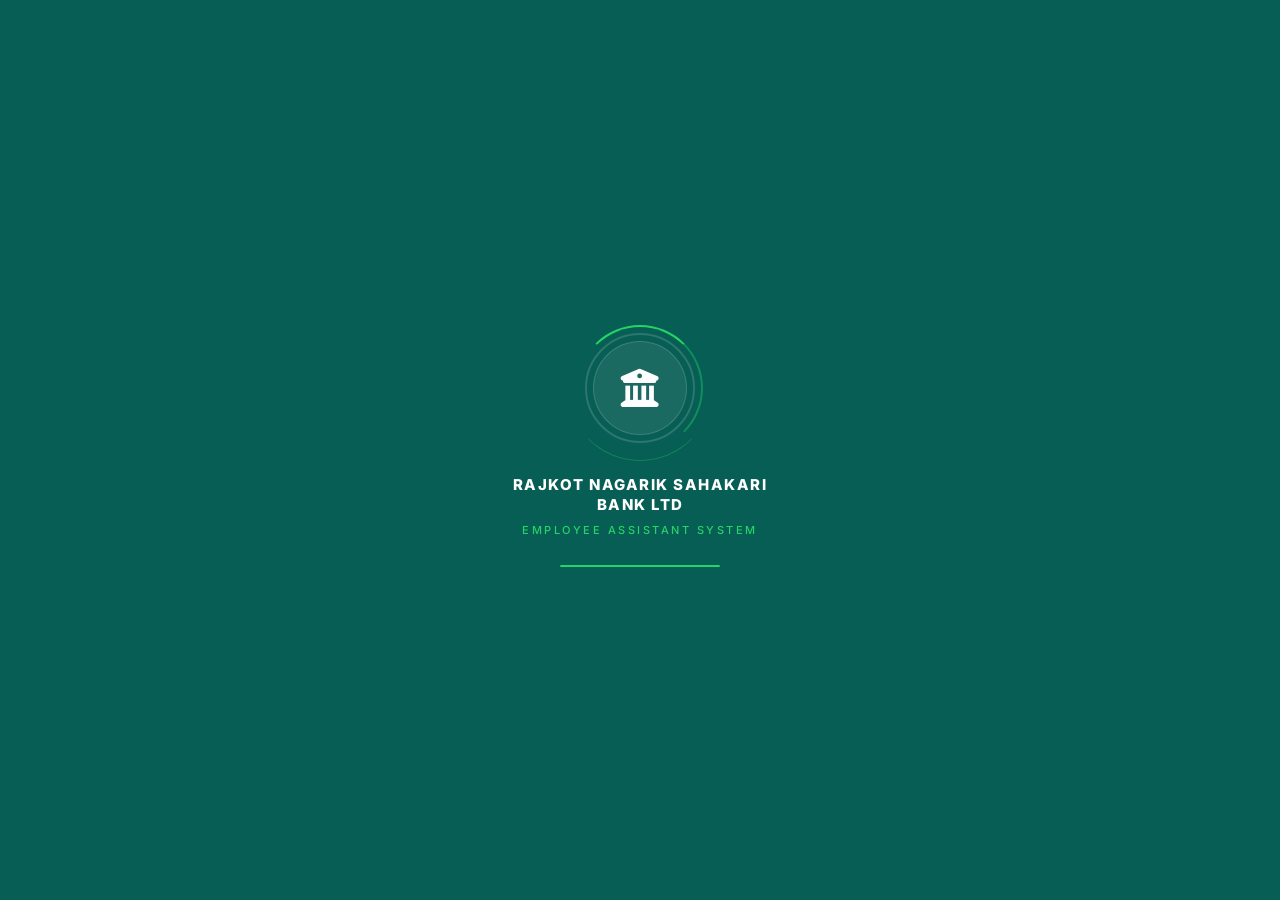
<file: index.html>
<!doctype html>
<html lang="en">
  <head>
    <meta charset="UTF-8" />
    <meta
      name="viewport"
      content="width=device-width, initial-scale=1.0, maximum-scale=1.0, user-scalable=no"
    />
    <title>RNSB – Employee Assistant</title>
    <link rel="preconnect" href="https://fonts.googleapis.com" />
    <link
      href="https://fonts.googleapis.com/css2?family=Inter:wght@300;400;500;600;700;800&family=JetBrains+Mono:wght@400;500;600&display=swap"
      rel="stylesheet"
    />
    <link
      rel="stylesheet"
      href="https://cdnjs.cloudflare.com/ajax/libs/font-awesome/6.5.0/css/all.min.css"
    />
    <link rel="stylesheet" href="style.css" />
  </head>
  <body>
    <!-- LOADER -->
    <div id="loader">
      <div class="loader-emblem">
        <div class="emblem-ring"></div>
        <div class="emblem-ring-spin"></div>
        <div class="emblem-ring-spin2"></div>
        <div class="emblem-inner">
          <i class="fa-solid fa-building-columns emblem-icon"></i>
        </div>
      </div>
      <div class="loader-name">Rajkot Nagarik Sahakari<br />Bank Ltd</div>
      <div class="loader-tagline">Employee Assistant System</div>
      <div class="loader-progress"><div class="loader-bar"></div></div>
    </div>

    <!-- GLOBAL SEARCH -->
    <div class="search-overlay" id="searchOverlay">
      <div class="search-modal">
        <div class="search-modal-top">
          <i
            class="fa-solid fa-magnifying-glass"
            style="color: var(--gray-400); font-size: 16px"
          ></i>
          <input
            type="text"
            class="search-modal-input"
            id="globalSearchInput"
            placeholder="Search branches, codes, knowledge…"
            autocomplete="off"
          />
          <button class="search-close" onclick="closeSearch()">
            <i class="fa-solid fa-xmark"></i>
          </button>
        </div>
        <div class="search-hint" id="searchHint">
          <span class="hint-tag" onclick="doSearch('HCASHDEP')"
            >💰 HCASHDEP</span
          >
          <span class="hint-tag" onclick="doSearch('Cash Deposit')"
            >Cash Deposit</span
          >
          <span class="hint-tag" onclick="doSearch('MVCD')">🔐 MVCD</span>
          <span class="hint-tag" onclick="doSearch('vault')">Vault</span>
          <span class="hint-tag" onclick="doSearch('HTM')">🔁 HTM</span>
          <span class="hint-tag" onclick="doSearch('SOL')">SOL ID</span>
        </div>
        <div class="search-results" id="searchResults"></div>
      </div>
    </div>

    <div id="app">
      <!-- SIDEBAR (desktop) -->
      <aside class="sidebar">
        <div class="sidebar-brand">
          <div class="sidebar-logo">
            <div class="sidebar-logo-icon">
              <i class="fa-solid fa-building-columns"></i>
            </div>
            <div>
              <div class="sidebar-logo-name">
                Rajkot Nagarik<br />Sahakari Bank
              </div>
              <div class="sidebar-logo-sub">Employee Portal</div>
            </div>
          </div>
        </div>
        <div class="sidebar-search-wrap">
          <i class="fa-solid fa-magnifying-glass sidebar-search-icon"></i>
          <input
            type="text"
            class="sidebar-search"
            placeholder="Quick search…"
            onfocus="openSearch()"
            readonly
          />
        </div>
        <nav class="sidebar-nav">
          <div class="nav-section-label">Main</div>
          <div
            class="sidebar-nav-item active"
            id="snav-home"
            onclick="navTo('home')"
          >
            <i class="fa-solid fa-house"></i> 🏠 Home
          </div>
          <div class="nav-section-label">Bank</div>
          <div class="sidebar-nav-item" id="snav-bank" onclick="navTo('bank')">
            <i class="fa-solid fa-building-columns"></i> 🏦 Branches
            <span class="nav-badge">66</span>
          </div>
          <div
            class="sidebar-nav-item"
            id="snav-knowledge"
            onclick="navTo('knowledge')"
          >
            <i class="fa-solid fa-book-open"></i> 📚 Knowledge Base
          </div>
          <div class="nav-section-label">Structure</div>
          <div
            class="sidebar-nav-item"
            id="snav-hierarchy"
            onclick="navTo('hierarchy')"
          >
            <i class="fa-solid fa-sitemap"></i> 🗂️ Employee Hierarchy
          </div>
          <div class="nav-section-label">Roles</div>
          <div class="sidebar-nav-item" id="snav-role" onclick="navTo('role')">
            <i class="fa-solid fa-id-badge"></i> 👤 Roles
          </div>
          <div
            class="sidebar-nav-item"
            id="snav-cashier"
            onclick="navTo('cashier')"
          >
            <i class="fa-solid fa-cash-register"></i> 🧾 Cashier Module
          </div>
          <div class="nav-section-label">Reference</div>
          <div
            class="sidebar-nav-item"
            id="snav-accounts"
            onclick="navTo('accounts')"
          >
            <i class="fa-solid fa-book"></i> 📒 Accounts
          </div>
          <div class="nav-section-label">Training</div>
          <div
            class="sidebar-nav-item"
            id="snav-exam"
            onclick="
              window.location.href =
                'https://stationstone63.github.io/RNSB/rbi-exam.html'
            "
          >
            <i class="fa-solid fa-graduation-cap"></i> 📚 RBI Exam Training
          </div>
          <div class="nav-section-label">Tools</div>
          <div
            class="sidebar-nav-item"
            id="snav-account-finder"
            onclick="window.location.href = 'account-finder.html'"
          >
            <i class="fa-solid fa-passport"></i> 🔍 Account Finder
          </div>
        </nav>
      </aside>

      <div class="main-content">
        <!-- MOBILE HEADER -->
        <header class="mobile-header" id="mobileHeader">
          <button class="mobile-back" id="mobileBack" onclick="goBack()">
            <i class="fa-solid fa-arrow-left"></i>
          </button>
          <div class="mobile-header-logo">
            <i class="fa-solid fa-building-columns"></i>
          </div>
          <div class="mobile-header-title">
            <h1 id="mobileTitle">RNSB Assistant</h1>
            <p id="mobileSub">Employee Portal</p>
          </div>
          <div class="mobile-header-actions">
            <button class="mobile-search-btn" onclick="openSearch()">
              <i class="fa-solid fa-magnifying-glass"></i>
            </button>
          </div>
        </header>

        <div class="page-content">
          <!-- HOME -->
          <div class="screen active" id="screen-home">
            <div class="home-hero">
              <div class="home-role-chip">
                <i class="fa-solid fa-cash-register"></i> Cashier Role
              </div>
              <div class="home-date" id="homeDate"></div>
              <div class="home-title">👋 Employee Assistant</div>
              <div class="home-sub">Rajkot Nagarik Sahakari Bank Ltd</div>
              <div class="home-stats-row">
                <div class="home-stat">
                  <div class="home-stat-val">66</div>
                  <div class="home-stat-label">🏦 Branches</div>
                </div>
                <div class="home-stat">
                  <div class="home-stat-val">66</div>
                  <div class="home-stat-label">💰 Loan Schemes</div>
                </div>
                <div class="home-stat">
                  <div class="home-stat-val">8</div>
                  <div class="home-stat-label">🧾 Codes</div>
                </div>
              </div>
            </div>
            <div class="home-search-bar-wrap">
              <div class="home-search-bar" onclick="openSearch()">
                <i class="fa-solid fa-magnifying-glass"></i>
                <span>Search branches, codes, knowledge…</span>
                <span class="search-kbd">⌘K</span>
              </div>
            </div>
            <div class="section-title">Modules</div>
            <div class="home-cards-grid">
              <div class="home-big-card card-bank" onclick="navTo('bank')">
                <div class="hbc-icon">
                  <i class="fa-solid fa-building-columns"></i>
                </div>
                <div class="hbc-title">🏦 Bank</div>
                <div class="hbc-desc">Branches & Information</div>
                <div class="hbc-arrow">
                  <i class="fa-solid fa-arrow-right"></i>
                </div>
              </div>
              <div class="home-big-card card-role" onclick="navTo('role')">
                <div class="hbc-icon"><i class="fa-solid fa-id-badge"></i></div>
                <div class="hbc-title">👤 Roles</div>
                <div class="hbc-desc">Cashier, Loan & Locker</div>
                <div class="hbc-arrow">
                  <i class="fa-solid fa-arrow-right"></i>
                </div>
              </div>
            </div>
            <div class="section-title">Quick Access</div>
            <div class="quick-row">
              <div class="quick-item" onclick="navTo('cashier')">
                <i
                  class="fa-solid fa-cash-register"
                  style="color: var(--success)"
                ></i
                ><span>Codes</span>
              </div>
              <div class="quick-item" onclick="navTo('knowledge')">
                <i class="fa-solid fa-book-open" style="color: var(--gold)"></i
                ><span>Knowledge</span>
              </div>
              <div class="quick-item" onclick="openSearch()">
                <i
                  class="fa-solid fa-magnifying-glass"
                  style="color: var(--wa-green)"
                ></i
                ><span>Search</span>
              </div>
              <div class="quick-item" onclick="navTo('bank')">
                <i
                  class="fa-solid fa-location-dot"
                  style="color: var(--blue)"
                ></i
                ><span>Branches</span>
              </div>
            </div>
          </div>

          <!-- BANK -->
          <div class="screen" id="screen-bank">
            <div class="module-header">
              <h2>
                <i
                  class="fa-solid fa-building-columns"
                  style="margin-right: 8px; color: var(--gold-light)"
                ></i
                >Branch Network 🏦
              </h2>
              <p id="branchSubtitle">
                All 66 branches · Rajkot Nagarik Sahakari Bank
              </p>
            </div>
            <div class="branch-controls">
              <div class="search-wrap">
                <i class="fa-solid fa-magnifying-glass"></i>
                <input
                  type="text"
                  class="branch-search"
                  id="branchSearchInput"
                  placeholder="Search by code or branch name…"
                  oninput="filterBranches()"
                />
              </div>
            </div>
            <div class="branches-grid" id="branchesGrid"></div>
          </div>

          <!-- KNOWLEDGE -->
          <div class="screen" id="screen-knowledge">
            <div class="module-header">
              <h2>
                <i
                  class="fa-solid fa-book-open"
                  style="margin-right: 8px; color: var(--gold-light)"
                ></i
                >Knowledge Base 📚
              </h2>
              <p>Employee training & banking fundamentals</p>
            </div>
            <div class="knowledge-wrap" id="knowledgeWrap"></div>
          </div>

          <!-- ROLE -->
          <div class="screen" id="screen-role">
            <div class="module-header">
              <h2>
                <i
                  class="fa-solid fa-id-badge"
                  style="margin-right: 8px; color: var(--gold-light)"
                ></i
                >Employee Roles 👤
              </h2>
              <p>Select your role to access guides</p>
            </div>
            <div class="roles-wrap" id="rolesWrap"></div>
          </div>

          <!-- CASHIER -->
          <div class="screen" id="screen-cashier">
            <div class="module-header">
              <h2>
                <i
                  class="fa-solid fa-cash-register"
                  style="margin-right: 8px; color: var(--gold-light)"
                ></i
                >Cashier Module 🧾
              </h2>
              <p>Tap a code to open the AI step guide</p>
            </div>
            <div
              style="
                background: var(--warning-bg);
                border: 1px solid var(--warning);
                border-radius: var(--radius-lg);
                margin: 14px;
                padding: 14px;
              "
            >
              <div
                style="
                  display: flex;
                  align-items: center;
                  gap: 8px;
                  margin-bottom: 10px;
                "
              >
                <i
                  class="fa-solid fa-triangle-exclamation"
                  style="color: var(--warning); font-size: 18px"
                ></i>
                <h3
                  style="
                    font-size: 14px;
                    font-weight: 700;
                    color: var(--warning);
                  "
                >
                  ⚠️ Important Cashier Notes
                </h3>
              </div>
              <ul style="list-style: none; padding: 0; margin: 0">
                <li
                  style="
                    padding: 4px 0;
                    display: flex;
                    align-items: flex-start;
                    gap: 8px;
                    font-size: 13px;
                  "
                >
                  <span style="color: var(--warning); margin-top: 2px">•</span>
                  Always verify account status before transaction
                </li>
                <li
                  style="
                    padding: 4px 0;
                    display: flex;
                    align-items: flex-start;
                    gap: 8px;
                    font-size: 13px;
                  "
                >
                  <span style="color: var(--warning); margin-top: 2px">•</span>
                  Inactive account → First deposit required 💳
                </li>
                <li
                  style="
                    padding: 4px 0;
                    display: flex;
                    align-items: flex-start;
                    gap: 8px;
                    font-size: 13px;
                  "
                >
                  <span style="color: var(--warning); margin-top: 2px">•</span>
                  Dormant account → KYC mandatory 📋
                </li>
                <li
                  style="
                    padding: 4px 0;
                    display: flex;
                    align-items: flex-start;
                    gap: 8px;
                    font-size: 13px;
                  "
                >
                  <span style="color: var(--warning); margin-top: 2px">•</span>
                  Withdrawal not allowed in dormant account 🚫
                </li>
                <li
                  style="
                    padding: 4px 0;
                    display: flex;
                    align-items: flex-start;
                    gap: 8px;
                    font-size: 13px;
                  "
                >
                  <span style="color: var(--warning); margin-top: 2px">•</span>
                  Always check lien amount before withdrawal 🔒
                </li>
                <li
                  style="
                    padding: 4px 0;
                    display: flex;
                    align-items: flex-start;
                    gap: 8px;
                    font-size: 13px;
                  "
                >
                  <span style="color: var(--warning); margin-top: 2px">•</span>
                  Available Balance = Ledger Balance - Lien Amount
                </li>
                <li
                  style="
                    padding: 4px 0;
                    display: flex;
                    align-items: flex-start;
                    gap: 8px;
                    font-size: 13px;
                  "
                >
                  <span style="color: var(--warning); margin-top: 2px">•</span>
                  Above ₹50K deposit → Save Only 📥
                </li>
                <li
                  style="
                    padding: 4px 0;
                    display: flex;
                    align-items: flex-start;
                    gap: 8px;
                    font-size: 13px;
                  "
                >
                  <span style="color: var(--warning); margin-top: 2px">•</span>
                  Below ₹50K → Direct Post ✅
                </li>
                <li
                  style="
                    padding: 6px 0;
                    display: flex;
                    align-items: flex-start;
                    gap: 8px;
                    font-size: 13px;
                    border-top: 1px dashed rgba(234, 179, 8, 0.3);
                    margin-top: 6px;
                  "
                >
                  <span style="color: var(--danger); margin-top: 2px">❌</span>
                  <div>
                    <strong style="color: var(--danger)"
                      >CASH NOT ALLOWED</strong
                    ><br />
                    <code style="font-size: 12px; color: var(--text-muted)"
                      >141, 717, 163, 162, 720, 862, 144, 866, 719</code
                    >
                  </div>
                </li>
                <li
                  style="
                    padding: 6px 0;
                    display: flex;
                    align-items: flex-start;
                    gap: 8px;
                    font-size: 13px;
                  "
                >
                  <span style="color: var(--success); margin-top: 2px">✅</span>
                  <div>
                    <strong style="color: var(--success)">CASH ALLOWED</strong
                    ><br />
                    <code style="font-size: 12px; color: var(--text-muted)"
                      >540, 539, 639</code
                    >
                  </div>
                </li>
              </ul>
            </div>
            <div class="tab-bar" id="cashierTabBar">
              <button
                class="tab-btn active"
                onclick="switchCashierTab('codes', this)"
              >
                🧾 Transaction Codes
              </button>
              <button
                class="tab-btn"
                onclick="switchCashierTab('favorites', this)"
              >
                <i class="fa-solid fa-star" style="margin-right: 4px"></i>⭐
                Favorites
              </button>
            </div>
            <div class="tab-content active" id="ctab-codes">
              <div class="code-cards-wrap" id="cashierCodesList"></div>
            </div>
            <div class="tab-content" id="ctab-favorites">
              <div class="code-cards-wrap" id="favoritesList"></div>
            </div>
          </div>

          <!-- HIERARCHY -->
          <div class="screen" id="screen-hierarchy">
            <div class="module-header">
              <h2>
                <i
                  class="fa-solid fa-sitemap"
                  style="margin-right: 8px; color: var(--gold-light)"
                ></i
                >Employee Hierarchy 🗂️
              </h2>
              <p>Branch Level Organizational Structure</p>
            </div>
            <div style="padding: 16px">
              <h3
                style="
                  font-size: 14px;
                  font-weight: 700;
                  margin-bottom: 16px;
                  color: var(--text);
                  text-align: center;
                "
              >
                Branch Level Hierarchy
              </h3>
              <div
                style="
                  display: flex;
                  flex-direction: column;
                  align-items: center;
                  gap: 0;
                "
              >
                <div class="hierarchy-card">
                  <div
                    style="
                      display: flex;
                      align-items: center;
                      justify-content: center;
                      gap: 8px;
                      margin-bottom: 6px;
                    "
                  >
                    <i
                      class="fa-solid fa-building"
                      style="font-size: 18px; color: var(--blue)"
                    ></i
                    ><span style="font-size: 14px; font-weight: 700">DCM</span>
                  </div>
                  <div style="font-size: 11px; color: var(--text-muted)">
                    🏢 Deputy Chief Manager
                  </div>
                </div>
                <div class="hierarchy-connector"></div>
                <div class="hierarchy-card">
                  <div
                    style="
                      display: flex;
                      align-items: center;
                      justify-content: center;
                      gap: 8px;
                      margin-bottom: 6px;
                    "
                  >
                    <i
                      class="fa-solid fa-user-tie"
                      style="font-size: 18px; color: var(--royal)"
                    ></i
                    ><span style="font-size: 14px; font-weight: 700">BM</span>
                  </div>
                  <div style="font-size: 11px; color: var(--text-muted)">
                    👔 Branch Manager
                  </div>
                </div>
                <div class="hierarchy-connector"></div>
                <div class="hierarchy-card">
                  <div
                    style="
                      display: flex;
                      align-items: center;
                      justify-content: center;
                      gap: 8px;
                      margin-bottom: 6px;
                    "
                  >
                    <i
                      class="fa-solid fa-chart-line"
                      style="font-size: 18px; color: var(--gold)"
                    ></i
                    ><span style="font-size: 14px; font-weight: 700"
                      >Senior Executive</span
                    >
                  </div>
                  <div style="font-size: 11px; color: var(--text-muted)">
                    📈 Senior Level
                  </div>
                </div>
                <div class="hierarchy-connector"></div>
                <div class="hierarchy-card">
                  <div
                    style="
                      display: flex;
                      align-items: center;
                      justify-content: center;
                      gap: 8px;
                      margin-bottom: 6px;
                    "
                  >
                    <i
                      class="fa-solid fa-folder-open"
                      style="font-size: 18px; color: var(--success)"
                    ></i
                    ><span style="font-size: 14px; font-weight: 700"
                      >Junior Executive</span
                    >
                  </div>
                  <div style="font-size: 11px; color: var(--text-muted)">
                    📂 Junior Level
                  </div>
                </div>
                <div class="hierarchy-connector"></div>
                <div class="hierarchy-card">
                  <div
                    style="
                      display: flex;
                      align-items: center;
                      justify-content: center;
                      gap: 8px;
                      margin-bottom: 6px;
                    "
                  >
                    <i
                      class="fa-solid fa-money-bill-wave"
                      style="font-size: 18px; color: var(--wa-green)"
                    ></i
                    ><span style="font-size: 14px; font-weight: 700"
                      >Head Cashier</span
                    >
                  </div>
                  <div style="font-size: 11px; color: var(--text-muted)">
                    💰 Vault &amp; Cash Control
                  </div>
                </div>
                <div class="hierarchy-connector"></div>
                <div
                  class="hierarchy-card"
                  style="border: 2px solid var(--wa-green); background: #f0fdf4"
                >
                  <div
                    style="
                      display: flex;
                      align-items: center;
                      justify-content: center;
                      gap: 8px;
                      margin-bottom: 6px;
                    "
                  >
                    <i
                      class="fa-solid fa-cash-register"
                      style="font-size: 18px; color: var(--wa-green)"
                    ></i
                    ><span
                      style="
                        font-size: 14px;
                        font-weight: 700;
                        color: var(--wa-green);
                      "
                      >Teller Cashier ← You</span
                    >
                  </div>
                  <div style="font-size: 11px; color: var(--wa-green)">
                    🧾 Frontend Transactions
                  </div>
                </div>
                <div class="hierarchy-connector"></div>
                <div class="hierarchy-card">
                  <div
                    style="
                      display: flex;
                      align-items: center;
                      justify-content: center;
                      gap: 8px;
                      margin-bottom: 6px;
                    "
                  >
                    <i
                      class="fa-solid fa-box"
                      style="font-size: 18px; color: #7c3aed"
                    ></i
                    ><span style="font-size: 14px; font-weight: 700">Peon</span>
                  </div>
                  <div style="font-size: 11px; color: var(--text-muted)">
                    📦 General Support
                  </div>
                </div>
                <div class="hierarchy-connector"></div>
                <div class="hierarchy-card">
                  <div
                    style="
                      display: flex;
                      align-items: center;
                      justify-content: center;
                      gap: 8px;
                      margin-bottom: 6px;
                    "
                  >
                    <i
                      class="fa-solid fa-wrench"
                      style="font-size: 18px; color: #ea580c"
                    ></i
                    ><span style="font-size: 14px; font-weight: 700"
                      >Sub Staff</span
                    >
                  </div>
                  <div style="font-size: 11px; color: var(--text-muted)">
                    🔧 Maintenance &amp; Support
                  </div>
                </div>
              </div>
            </div>
          </div>

          <!-- ACCOUNTS -->
          <div class="screen" id="screen-accounts">
            <div class="module-header">
              <h2>
                <i
                  class="fa-solid fa-book"
                  style="margin-right: 8px; color: var(--gold-light)"
                ></i
                >📒 Accounts
              </h2>
              <p>Loan Schemes & Codes</p>
            </div>

            <!-- Loan Accounts Section -->
            <div class="accounts-section">
              <div class="accounts-sub-header">
                <h3>💰 Loan Accounts</h3>
                <span class="accounts-count-badge" id="accountsCountBadge"
                  >66 schemes</span
                >
              </div>

              <!-- Search Bar -->
              <div class="accounts-search-wrap">
                <i class="fa-solid fa-magnifying-glass"></i>
                <input
                  type="text"
                  class="accounts-search"
                  id="accountsSearchInput"
                  placeholder="Search by Scheme Name / Scheme Code / Old GL..."
                  oninput="filterLoanAccounts()"
                />
                <button
                  class="accounts-search-clear"
                  id="accountsSearchClear"
                  onclick="clearAccountsSearch()"
                  style="display: none"
                >
                  <i class="fa-solid fa-xmark"></i>
                </button>
              </div>

              <!-- Loan Accounts Grid -->
              <div class="loan-accounts-grid" id="loanAccountsGrid"></div>

              <!-- Empty State -->
              <div
                class="loan-accounts-empty"
                id="loanAccountsEmpty"
                style="display: none"
              >
                <i class="fa-solid fa-search"></i>
                <p>No loan schemes found</p>
                <span>Try different keywords</span>
              </div>
            </div>
          </div>

          <!-- CHAT SCREEN -->
          <div class="screen" id="screen-chat" style="padding-bottom: 0">
            <div class="chat-header">
              <button class="chat-back-btn" onclick="exitChat()">
                <i class="fa-solid fa-arrow-left"></i>
              </button>
              <div class="chat-avatar-ring" id="chatAvatarRing">
                <span id="chatAvatarIcon">💰</span>
              </div>
              <div class="chat-header-info">
                <div class="chat-header-name" id="chatHeaderName">
                  Step Guide
                </div>
                <div class="chat-header-sub">
                  <span class="chat-online-dot"></span>
                  <span>Senior Assistant · Active</span>
                </div>
              </div>
              <span class="chat-code-badge pill-green" id="chatCodeBadge"
                >CODE</span
              >
              <button
                class="chat-favorite-btn"
                id="chatFavoriteBtn"
                onclick="toggleFavorite()"
              >
                <i class="fa-regular fa-star" id="chatFavoriteIcon"></i>
              </button>
            </div>
            <div class="chat-progress-bar">
              <div
                class="chat-progress-fill"
                id="chatProgressFill"
                style="width: 0%"
              ></div>
            </div>
            <div class="chat-body" id="chatBody">
              <div class="chat-date-chip" id="chatDateChip"></div>
            </div>
            <div class="chat-footer">
              <div class="chat-status-bar" id="chatStatusBar">
                <i class="fa-solid fa-circle-notch fa-spin"></i> Senior is
                typing…
              </div>
              <div class="chat-end-actions" id="chatEndActions">
                <button class="chat-action-btn" onclick="restartChat()">
                  <i class="fa-solid fa-rotate-right"></i> 🔄 Restart
                </button>
                <button
                  class="chat-action-btn"
                  onclick="copyStepsToClipboard()"
                >
                  <i class="fa-solid fa-clipboard"></i> 📋 Copy Steps
                </button>
                <button class="chat-action-btn primary" onclick="exitChat()">
                  <i class="fa-solid fa-arrow-left"></i> ← Back
                </button>
              </div>
            </div>
          </div>
        </div>
        <!-- end page-content -->

        <!-- BOTTOM NAV -->
        <nav class="bottom-nav">
          <div class="bottom-nav-inner">
            <button
              class="bnav-item active"
              id="bnav-home"
              onclick="navTo('home')"
            >
              <i class="fa-solid fa-house"></i>Home
            </button>
            <button class="bnav-item" id="bnav-bank" onclick="navTo('bank')">
              <i class="fa-solid fa-building-columns"></i>Bank
            </button>
            <button
              class="bnav-item"
              id="bnav-hierarchy"
              onclick="navTo('hierarchy')"
            >
              <i class="fa-solid fa-sitemap"></i>Hierarchy
            </button>
            <button class="bnav-item" id="bnav-role" onclick="navTo('role')">
              <i class="fa-solid fa-id-badge"></i>Roles
            </button>
            <button
              class="bnav-item"
              id="bnav-cashier"
              onclick="navTo('cashier')"
            >
              <i class="fa-solid fa-cash-register"></i>Cashier
            </button>
            <button
              class="bnav-item"
              id="bnav-accounts"
              onclick="navTo('accounts')"
            >
              <i class="fa-solid fa-book"></i>Accounts
            </button>
            <button
              class="bnav-item"
              id="bnav-exam"
              onclick="
                window.location.href =
                  'https://stationstone63.github.io/RNSB/rbi-exam.html'
              "
            >
              <i class="fa-solid fa-graduation-cap"></i>Exam
            </button>
            <button
              class="bnav-item"
              id="bnav-account-finder"
              onclick="window.location.href = 'account-finder.html'"
            >
              <i class="fa-solid fa-passport"></i>Finder
            </button>
          </div>
        </nav>
      </div>
    </div>

    <div class="toast" id="toast"></div>

    <script src="script.js"></script>
  </body>
</html>
</file>
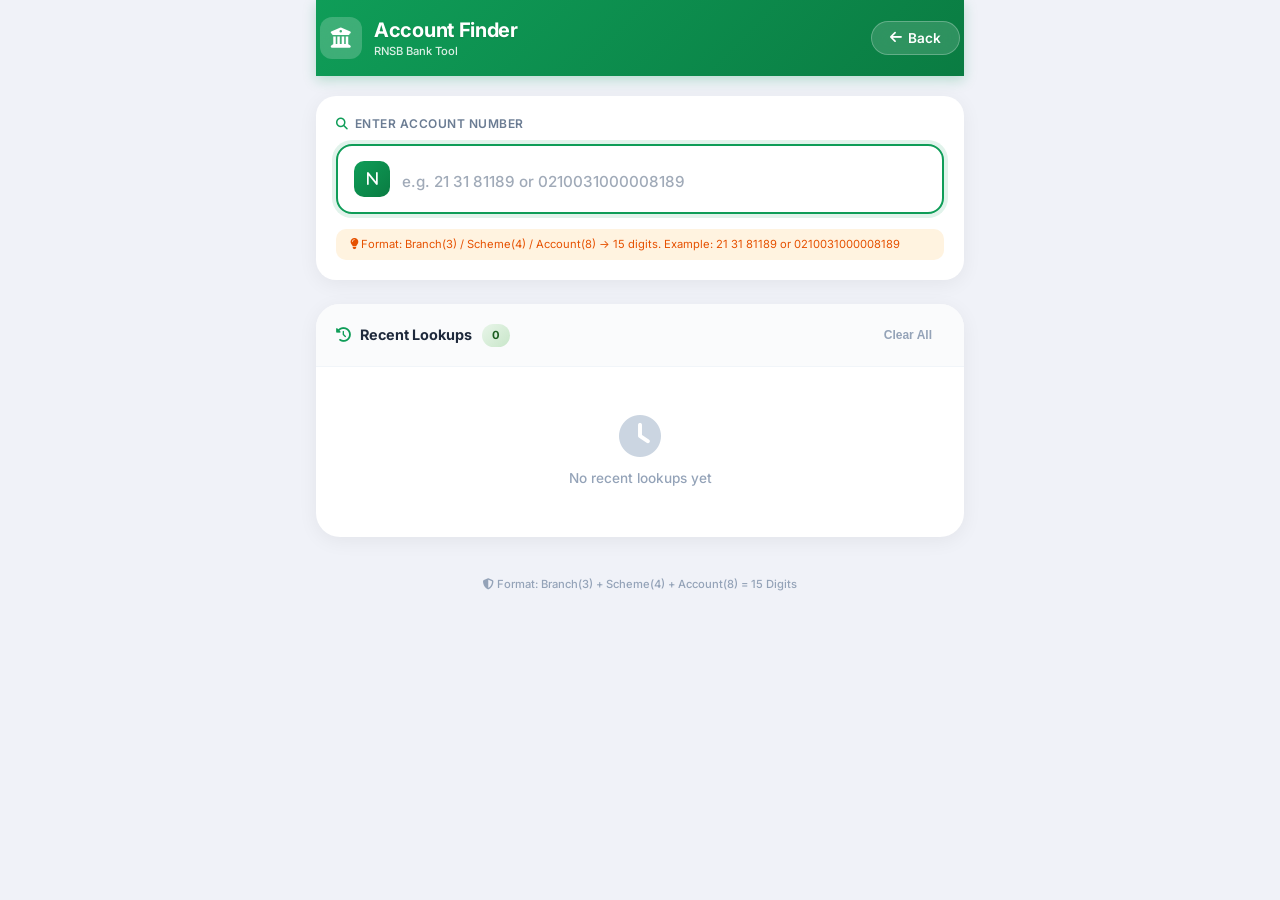
<file: account-finder.html>
<!doctype html>
<html lang="en">
  <head>
    <meta charset="UTF-8" />
    <meta
      name="viewport"
      content="width=device-width, initial-scale=1.0, viewport-fit=cover"
    />
    <title>Account Finder | Bank Tool</title>
    <link rel="preconnect" href="https://fonts.googleapis.com" />
    <link rel="preconnect" href="https://fonts.gstatic.com" crossorigin />
    <link
      href="https://fonts.googleapis.com/css2?family=Inter:opsz,wght@14..32,300;14..32,400;14..32,500;14..32,600;14..32,700&family=IBM+Plex+Mono:wght@500;600&display=swap"
      rel="stylesheet"
    />
    <link
      rel="stylesheet"
      href="https://cdnjs.cloudflare.com/ajax/libs/font-awesome/6.5.1/css/all.min.css"
    />
    <style>
      * {
        margin: 0;
        padding: 0;
        box-sizing: border-box;
      }

      body {
        background: #f0f2f8;
        font-family: "Inter", sans-serif;
        color: #1a1f2c;
        line-height: 1.4;
        -webkit-font-smoothing: antialiased;
        min-height: 100vh;
      }

      /* ========== MAIN CONTAINER ========== */
      .app-container {
        max-width: 680px;
        margin: 0 auto;
        padding: 0 16px 40px 16px;
      }

      /* ========== HEADER ========== */
      .bank-header {
        position: sticky;
        top: 0;
        background: linear-gradient(135deg, #0f9d58 0%, #0a7c42 100%);
        z-index: 100;
        padding: 16px 0;
        margin-bottom: 20px;
        box-shadow: 0 4px 12px rgba(15, 157, 88, 0.25);
      }

      .header-content {
        display: flex;
        align-items: center;
        justify-content: space-between;
        padding: 0 4px;
      }

      .logo-area {
        display: flex;
        align-items: center;
        gap: 12px;
      }

      .bank-icon {
        width: 42px;
        height: 42px;
        background: rgba(255, 255, 255, 0.2);
        border-radius: 12px;
        display: flex;
        align-items: center;
        justify-content: center;
        backdrop-filter: blur(10px);
      }

      .bank-icon i {
        font-size: 20px;
        color: white;
      }

      .bank-title {
        font-size: 1.25rem;
        font-weight: 700;
        letter-spacing: -0.3px;
        color: white;
        text-shadow: 0 1px 2px rgba(0, 0, 0, 0.1);
      }

      .bank-subtitle {
        font-size: 0.7rem;
        color: rgba(255, 255, 255, 0.85);
        font-weight: 500;
      }

      .back-button {
        background: rgba(255, 255, 255, 0.15);
        border: 1px solid rgba(255, 255, 255, 0.25);
        border-radius: 50px;
        padding: 8px 18px;
        font-size: 0.85rem;
        font-weight: 600;
        font-family: "Inter", sans-serif;
        color: white;
        display: flex;
        align-items: center;
        gap: 6px;
        cursor: pointer;
        transition: all 0.2s ease;
        backdrop-filter: blur(10px);
      }

      .back-button:hover {
        background: rgba(255, 255, 255, 0.25);
        transform: translateX(-2px);
      }

      /* ========== SEARCH SECTION ========== */
      .search-section {
        margin-bottom: 24px;
      }

      .input-card {
        background: white;
        border-radius: 20px;
        padding: 20px;
        box-shadow: 0 4px 20px rgba(0, 0, 0, 0.06);
      }

      .search-label {
        font-size: 0.75rem;
        font-weight: 600;
        color: #6b7c93;
        text-transform: uppercase;
        letter-spacing: 0.5px;
        margin-bottom: 12px;
        display: flex;
        align-items: center;
        gap: 6px;
      }

      .search-label i {
        color: #0f9d58;
      }

      .input-wrapper {
        background: #f8f9fc;
        border: 2px solid #e8ecf4;
        border-radius: 16px;
        transition: all 0.25s ease;
      }

      .input-wrapper:focus-within {
        border-color: #0f9d58;
        background: white;
        box-shadow: 0 0 0 4px rgba(15, 157, 88, 0.12);
      }

      .input-with-icon {
        display: flex;
        align-items: center;
        padding: 4px 8px 4px 16px;
      }

      .search-icon {
        width: 36px;
        height: 36px;
        background: linear-gradient(135deg, #0f9d58 0%, #0a7c42 100%);
        border-radius: 10px;
        display: flex;
        align-items: center;
        justify-content: center;
        flex-shrink: 0;
      }

      .search-icon i {
        color: white;
        font-size: 14px;
      }

      #acctInput {
        flex: 1;
        padding: 14px 12px;
        font-family: "IBM Plex Mono", monospace;
        font-size: 1.1rem;
        font-weight: 600;
        background: transparent;
        border: none;
        outline: none;
        color: #1a2c3e;
        letter-spacing: 0.02em;
      }

      #acctInput::placeholder {
        font-family: "Inter", sans-serif;
        font-weight: 500;
        font-size: 0.95rem;
        color: #a0aab8;
        letter-spacing: normal;
      }

      .input-clear {
        background: #f0f2f6;
        border: none;
        width: 32px;
        height: 32px;
        border-radius: 50%;
        font-size: 1rem;
        cursor: pointer;
        color: #6b7c93;
        display: none;
        align-items: center;
        justify-content: center;
        transition: all 0.2s;
      }

      .input-clear.show {
        display: flex;
      }

      .input-clear:hover {
        background: #fee2e2;
        color: #d1453b;
      }

      /* ========== INPUT INFO ========== */
      .input-info {
        margin-top: 14px;
        min-height: 32px;
        display: flex;
        align-items: center;
        gap: 8px;
        flex-wrap: wrap;
      }

      .error-message {
        color: #dc2626;
        background: #fef2f2;
        padding: 8px 14px;
        border-radius: 10px;
        font-size: 0.75rem;
        font-weight: 600;
        width: 100%;
        display: flex;
        align-items: center;
        gap: 6px;
      }

      .detect-chip {
        background: linear-gradient(135deg, #e8f5e9 0%, #c8e6c9 100%);
        border-radius: 50px;
        padding: 6px 12px;
        font-size: 0.7rem;
        font-weight: 600;
        font-family: "IBM Plex Mono", monospace;
        color: #1b5e20;
        display: flex;
        align-items: center;
        gap: 4px;
      }

      .format-hint {
        background: #fff3e0;
        border-radius: 10px;
        padding: 8px 14px;
        font-size: 0.7rem;
        color: #e65100;
        width: 100%;
      }

      /* ========== RESULT CARD ========== */
      .result-card {
        background: white;
        border-radius: 24px;
        padding: 24px;
        margin-bottom: 24px;
        box-shadow: 0 8px 30px rgba(0, 0, 0, 0.08);
        animation: slideUp 0.3s ease;
      }

      @keyframes slideUp {
        from {
          opacity: 0;
          transform: translateY(20px);
        }
        to {
          opacity: 1;
          transform: translateY(0);
        }
      }

      .result-badge {
        display: inline-flex;
        align-items: center;
        gap: 6px;
        font-size: 0.7rem;
        font-weight: 700;
        text-transform: uppercase;
        letter-spacing: 0.05em;
        color: #0f9d58;
        background: linear-gradient(135deg, #e8f5e9 0%, #c8e6c9 100%);
        padding: 6px 14px;
        border-radius: 50px;
        margin-bottom: 16px;
      }

      .full-number-block {
        background: linear-gradient(135deg, #f8fafc 0%, #f1f5f9 100%);
        border-radius: 20px;
        padding: 24px 16px;
        text-align: center;
        margin-bottom: 20px;
        border: 1px solid #e2e8f0;
      }

      .full-number-label {
        font-size: 0.65rem;
        text-transform: uppercase;
        letter-spacing: 1.5px;
        font-weight: 700;
        color: #94a3b8;
        margin-bottom: 12px;
      }

      .full-number {
        font-family: "IBM Plex Mono", monospace;
        font-size: 1.75rem;
        font-weight: 700;
        letter-spacing: 0.04em;
        color: #0f172a;
        word-break: break-all;
        line-height: 1.4;
      }

      /* ========== DETAILS GRID ========== */
      .details-grid {
        display: grid;
        grid-template-columns: repeat(3, 1fr);
        gap: 12px;
        margin-bottom: 20px;
      }

      .detail-card {
        background: #f8fafc;
        border-radius: 16px;
        padding: 16px 12px;
        text-align: center;
        border: 1px solid #e2e8f0;
        transition: all 0.2s;
      }

      .detail-card:hover {
        border-color: #0f9d58;
        transform: translateY(-2px);
        box-shadow: 0 4px 12px rgba(15, 157, 88, 0.1);
      }

      .detail-icon {
        width: 36px;
        height: 36px;
        background: linear-gradient(135deg, #e8f5e9 0%, #c8e6c9 100%);
        border-radius: 10px;
        display: flex;
        align-items: center;
        justify-content: center;
        margin: 0 auto 10px;
      }

      .detail-icon i {
        font-size: 14px;
        color: #0f9d58;
      }

      .detail-card:nth-child(2) .detail-icon {
        background: linear-gradient(135deg, #e3f2fd 0%, #bbdefb 100%);
      }

      .detail-card:nth-child(2) .detail-icon i {
        color: #1565c0;
      }

      .detail-card:nth-child(3) .detail-icon {
        background: linear-gradient(135deg, #fff3e0 0%, #ffe0b2 100%);
      }

      .detail-card:nth-child(3) .detail-icon i {
        color: #ef6c00;
      }

      .detail-label {
        font-size: 0.6rem;
        font-weight: 700;
        color: #94a3b8;
        text-transform: uppercase;
        letter-spacing: 0.8px;
        margin-bottom: 6px;
      }

      .detail-code {
        font-family: "IBM Plex Mono", monospace;
        font-size: 1rem;
        font-weight: 700;
        color: #1e293b;
        margin-bottom: 4px;
      }

      .detail-name {
        font-size: 0.65rem;
        font-weight: 600;
        color: #0f9d58;
        line-height: 1.3;
        min-height: 28px;
        display: flex;
        align-items: center;
        justify-content: center;
      }

      .detail-name.scheme-name {
        color: #1565c0;
        font-size: 0.6rem;
      }

      .detail-name.account-type {
        color: #ef6c00;
      }

      /* ========== COPY BUTTON ========== */
      .copy-button {
        width: 100%;
        background: linear-gradient(135deg, #0f9d58 0%, #0a7c42 100%);
        border: none;
        border-radius: 14px;
        padding: 16px;
        font-family: "Inter", sans-serif;
        font-size: 0.95rem;
        font-weight: 700;
        color: white;
        display: flex;
        align-items: center;
        justify-content: center;
        gap: 10px;
        cursor: pointer;
        transition: all 0.25s ease;
        box-shadow: 0 4px 15px rgba(15, 157, 88, 0.3);
      }

      .copy-button:hover {
        transform: translateY(-2px);
        box-shadow: 0 6px 20px rgba(15, 157, 88, 0.4);
      }

      .copy-button.copied {
        background: linear-gradient(135deg, #059669 0%, #047857 100%);
      }

      /* ========== DIVIDED NOTE ========== */
      .divided-note {
        background: #fff8e1;
        border-radius: 12px;
        padding: 12px 16px;
        font-size: 0.72rem;
        color: #f57c00;
        margin-bottom: 16px;
        display: none;
        border-left: 3px solid #ff9800;
      }

      .divided-note.show {
        display: block;
      }

      /* ========== HISTORY CARD ========== */
      .history-card {
        background: white;
        border-radius: 24px;
        overflow: hidden;
        box-shadow: 0 4px 20px rgba(0, 0, 0, 0.06);
      }

      .history-head {
        display: flex;
        justify-content: space-between;
        align-items: center;
        padding: 18px 20px;
        border-bottom: 1px solid #f1f5f9;
        background: #fafbfc;
      }

      .history-title {
        font-weight: 700;
        font-size: 0.9rem;
        color: #1e293b;
        display: flex;
        align-items: center;
        gap: 10px;
      }

      .history-title i {
        color: #0f9d58;
      }

      .hist-count {
        background: linear-gradient(135deg, #e8f5e9 0%, #c8e6c9 100%);
        border-radius: 50px;
        padding: 4px 10px;
        font-size: 0.7rem;
        font-weight: 700;
        color: #1b5e20;
      }

      .clear-history {
        background: none;
        border: none;
        font-size: 0.75rem;
        font-weight: 600;
        color: #94a3b8;
        cursor: pointer;
        padding: 6px 12px;
        border-radius: 8px;
        transition: all 0.2s;
      }

      .clear-history:hover {
        background: #fee2e2;
        color: #dc2626;
      }

      .history-list {
        max-height: 320px;
        overflow-y: auto;
      }

      .history-empty {
        padding: 48px 20px;
        text-align: center;
      }

      .history-empty i {
        font-size: 42px;
        color: #cbd5e1;
        margin-bottom: 12px;
        display: block;
      }

      .history-empty p {
        font-size: 0.85rem;
        color: #94a3b8;
        font-weight: 500;
      }

      .hist-item {
        display: flex;
        align-items: center;
        justify-content: space-between;
        padding: 14px 20px;
        border-bottom: 1px solid #f8fafc;
        cursor: pointer;
        transition: all 0.15s ease;
      }

      .hist-item:hover {
        background: #f8fafc;
        padding-left: 24px;
      }

      .hist-left {
        flex: 1;
        min-width: 0;
        display: flex;
        align-items: center;
        gap: 10px;
        flex-wrap: wrap;
      }

      .hist-input {
        font-family: "IBM Plex Mono", monospace;
        font-size: 0.78rem;
        font-weight: 600;
        color: #64748b;
        background: #f1f5f9;
        padding: 5px 10px;
        border-radius: 8px;
        word-break: break-all;
      }

      .hist-arrow {
        color: #cbd5e1;
        font-size: 0.8rem;
      }

      .hist-output {
        font-family: "IBM Plex Mono", monospace;
        font-weight: 700;
        font-size: 0.78rem;
        color: #0f9d58;
        background: linear-gradient(135deg, #e8f5e9 0%, #c8e6c9 100%);
        padding: 5px 10px;
        border-radius: 8px;
      }

      .reuse-icon {
        background: #f1f5f9;
        width: 32px;
        height: 32px;
        border-radius: 50%;
        display: flex;
        align-items: center;
        justify-content: center;
        font-size: 0.8rem;
        color: #94a3b8;
        transition: all 0.15s;
        margin-left: 10px;
      }

      .hist-item:hover .reuse-icon {
        background: linear-gradient(135deg, #e8f5e9 0%, #c8e6c9 100%);
        color: #0f9d58;
      }

      /* ========== FOOTER ========== */
      .footer-note {
        text-align: center;
        font-size: 0.7rem;
        color: #94a3b8;
        margin-top: 24px;
        padding: 16px;
        font-weight: 500;
      }

      /* ========== RESPONSIVE ========== */
      @media (max-width: 550px) {
        .app-container {
          padding: 0 12px 32px;
        }

        .bank-header {
          padding: 14px 0;
        }

        .bank-title {
          font-size: 1.1rem;
        }

        .bank-subtitle {
          display: none;
        }

        .back-button {
          padding: 6px 14px;
          font-size: 0.8rem;
        }

        .back-button span {
          display: none;
        }

        .full-number {
          font-size: 1.35rem;
          letter-spacing: 0.02em;
        }

        .details-grid {
          grid-template-columns: repeat(3, 1fr);
          gap: 8px;
        }

        .detail-card {
          padding: 12px 8px;
        }

        .detail-code {
          font-size: 0.85rem;
        }

        .detail-name {
          font-size: 0.55rem;
        }

        .detail-icon {
          width: 30px;
          height: 30px;
        }

        .detail-icon i {
          font-size: 12px;
        }

        .hist-left {
          gap: 6px;
        }

        .hist-input,
        .hist-output {
          font-size: 0.7rem;
          padding: 4px 8px;
        }

        .result-card {
          padding: 18px;
          border-radius: 20px;
        }

        .input-card {
          padding: 16px;
          border-radius: 18px;
        }

        #acctInput {
          font-size: 1rem;
          padding: 12px 10px;
        }
      }

      @media (max-width: 380px) {
        .details-grid {
          grid-template-columns: 1fr;
        }

        .detail-card {
          display: flex;
          align-items: center;
          gap: 12px;
          text-align: left;
          padding: 12px;
        }

        .detail-icon {
          margin: 0;
        }

        .detail-content {
          flex: 1;
        }

        .detail-label {
          margin-bottom: 2px;
        }

        .detail-name {
          min-height: auto;
          justify-content: flex-start;
        }
      }

      /* Hide extra elements */
      .hero,
      .format-pills,
      .struct-bar,
      .examples-card,
      .hero-eyebrow,
      .hero-title,
      .hero-sub,
      .format-pills,
      .struct-bar,
      .ex-grid {
        display: none !important;
      }
    </style>
  </head>
  <body>
    <div class="app-container">
      <!-- Bank Header -->
      <div class="bank-header">
        <div class="header-content">
          <div class="logo-area">
            <div class="bank-icon">
              <i class="fa-solid fa-building-columns"></i>
            </div>
            <div>
              <div class="bank-title">Account Finder</div>
              <div class="bank-subtitle">RNSB Bank Tool</div>
            </div>
          </div>
          <button class="back-button" id="backBtn">
            <i class="fa-solid fa-arrow-left"></i>
            <span>Back</span>
          </button>
        </div>
      </div>

      <!-- Search Section -->
      <div class="search-section">
        <div class="input-card">
          <div class="search-label">
            <i class="fa-solid fa-magnifying-glass"></i>
            Enter Account Number
          </div>
          <div class="input-wrapper" id="searchWrapper">
            <div class="input-with-icon">
              <div class="search-icon">
                <i class="fa-solid fa-n"></i>
              </div>
              <input
                type="text"
                id="acctInput"
                placeholder="e.g. 21 31 81189 or 0210031000008189"
                autocomplete="off"
                spellcheck="false"
              />
              <button class="input-clear" id="clearBtn" aria-label="Clear">
                <i class="fa-solid fa-xmark"></i>
              </button>
            </div>
          </div>
          <div class="input-info" id="inputInfoArea"></div>
        </div>
      </div>

      <!-- Result Card -->
      <div class="result-card" id="resultCard" style="display: none">
        <div class="result-badge">
          <i class="fa-solid fa-check-circle"></i>
          Valid Account Number
        </div>

        <div class="full-number-block">
          <div class="full-number-label">Full Account Number</div>
          <div class="full-number" id="fullNumberDisplay">—</div>
        </div>

        <div class="details-grid">
          <div class="detail-card">
            <div class="detail-icon">
              <i class="fa-solid fa-building"></i>
            </div>
            <div class="detail-content">
              <div class="detail-label">Branch</div>
              <div class="detail-code" id="branchCode">—</div>
              <div class="detail-name" id="branchName">—</div>
            </div>
          </div>
          <div class="detail-card">
            <div class="detail-icon">
              <i class="fa-solid fa-file-invoice"></i>
            </div>
            <div class="detail-content">
              <div class="detail-label">Scheme</div>
              <div class="detail-code" id="schemeCode">—</div>
              <div class="detail-name scheme-name" id="schemeName">—</div>
            </div>
          </div>
          <div class="detail-card">
            <div class="detail-icon">
              <i class="fa-solid fa-wallet"></i>
            </div>
            <div class="detail-content">
              <div class="detail-label">Account</div>
              <div class="detail-code" id="accountNum">—</div>
              <div class="detail-name account-type" id="accountType">—</div>
            </div>
          </div>
        </div>

        <div class="divided-note" id="dividedNote"></div>

        <button class="copy-button" id="copyBtn">
          <i class="fa-regular fa-copy" id="copyIcon"></i>
          <span id="copyLabel">Copy Full Number</span>
        </button>
      </div>

      <!-- History Card -->
      <div class="history-card">
        <div class="history-head">
          <div class="history-title">
            <i class="fa-solid fa-clock-rotate-left"></i>
            Recent Lookups
            <span class="hist-count" id="histCount">0</span>
          </div>
          <button class="clear-history" id="hclearBtn">Clear All</button>
        </div>
        <div class="history-list" id="histList">
          <div class="history-empty" id="histEmptyMsg">
            <i class="fa-solid fa-clock"></i>
            <p>No recent lookups yet</p>
          </div>
        </div>
      </div>

      <div class="footer-note">
        <i class="fa-solid fa-shield-halved"></i>
        Format: Branch(3) + Scheme(4) + Account(8) = 15 Digits
      </div>
    </div>

    <script>
      // ========== DATA ==========
      const branches = [
        { code: "010", name: "PARABAZAR BRANCH" },
        { code: "011", name: "UDYOGNAGAR BRANCH" },
        { code: "012", name: "KEVADAWADI-S.V.P.ROAD BR" },
        { code: "013", name: "JUNCTION PLOT BRANCH" },
        { code: "014", name: "BEDIPARA BRANCH" },
        { code: "015", name: "YAGNIK ROAD BRANCH" },
        { code: "016", name: "MOBILE BRANCH" },
        { code: "017", name: "SORATHIYAWADI BRANCH" },
        { code: "018", name: "MAVDI PLOT BRANCH" },
        { code: "019", name: "BHUPENDRA ROAD BRANCH" },
        { code: "020", name: "KLV ROAD BRANCH" },
        { code: "021", name: "RAIYA ROAD BRANCH" },
        { code: "022", name: "150 FEET RING ROAD BRANCH" },
        { code: "023", name: "KOTHARIA MAIN ROAD BRANCH" },
        { code: "041", name: "WANKANER BRANCH" },
        { code: "042", name: "JETPUR BRANCH" },
        { code: "043", name: "DHORAJI BRANCH" },
        { code: "044", name: "UPLETA BRANCH" },
        { code: "045", name: "MORBI BRANCH" },
        { code: "046", name: "PADADHARI BRANCH" },
        { code: "047", name: "JASDAN BRANCH" },
        { code: "048", name: "AHMEDABAD BRANCH" },
        { code: "049", name: "BHUJ BRANCH" },
        { code: "050", name: "SURENDRANAGAR BRANCH" },
        { code: "051", name: "SURAT BRANCH" },
        { code: "052", name: "KALBADEVI ROAD BRANCH" },
        { code: "053", name: "JUNAGADH BRANCH" },
        { code: "056", name: "GANDHIDHAM BRANCH" },
        { code: "057", name: "JAMNAGAR BRANCH" },
        { code: "058", name: "HALVAD BRANCH" },
        { code: "059", name: "VADODARA BRANCH" },
        { code: "060", name: "GHATKOPAR BRANCH" },
        { code: "061", name: "BAPUNAGAR BRANCH" },
        { code: "062", name: "GANDHINAGAR BRANCH" },
        { code: "063", name: "SURAT VARACHA BRANCH" },
        { code: "064", name: "MALAD BRANCH" },
        { code: "065", name: "NAGPUR BRANCH" },
        { code: "066", name: "BHAVNAGAR BRANCH" },
      ];

      const LOAN_SCHEMES = [
        { code: "0066", desc: "LOAN AGAINST FIXED DEPOSITS66" },
        { code: "0139", desc: "SURETY LOAN" },
        { code: "0140", desc: "NOMINAL SURETY LOAN" },
        { code: "0141", desc: "LAND AND BUILDING LOAN" },
        { code: "0142", desc: "INDUSTRIAL LOAN (MACHINERY)" },
        { code: "0143", desc: "SECURED LOAN" },
        { code: "0144", desc: "GOLD LOAN - BULLET REPAYMENT" },
        { code: "0147", desc: "LOAN AGAINST NSC/KVP/LIC" },
        { code: "0152", desc: "UNSECURED LOAN" },
        { code: "0155", desc: "BANKABLE LOAN (P.M. ROJGAR YOJNA)" },
        { code: "0157", desc: "STAFF DOMESTIC LOAN" },
        { code: "0159", desc: "STAFF HOUSING LOAN" },
        { code: "0161", desc: "LOAN AGAINST SHARE/DEBENTURE" },
        { code: "0162", desc: "STAFF CONCESSIONAL DOMESTIC LOAN" },
        { code: "0163", desc: "INDUSTRIAL LOAN (LAND AND BUILDING)" },
        { code: "0168", desc: "EDUCATION LOAN" },
        { code: "0186", desc: "EARTH-QUAKE LOAN (GENERAL)" },
        { code: "0187", desc: "EARTHQUAKE LOAN (INDUSTRIAL)" },
        { code: "0239", desc: "SURETY LOAN (H.O.-DAVA)" },
        { code: "0297", desc: "STAFF PERSONAL LOAN" },
        { code: "0339", desc: "SURETY LOAN (OVERDUE)" },
        { code: "0340", desc: "NOMINAL SURETY LOAN (OVERDUE)" },
        { code: "0341", desc: "LAND AND BUILDING LOAN (OVERDUE)" },
        { code: "0342", desc: "INDUSTRIAL LOAN (OVERDUE)" },
        { code: "0343", desc: "SECURED LOAN (OVERDUE)" },
        { code: "0355", desc: "BANKABLE LOAN OVERDUE" },
        { code: "0439", desc: "SURETY LOAN (H.O.-OVERDUE)" },
        { code: "0440", desc: "NOMINAL SURETY LOAN (H.O.-OVERDUE)" },
        { code: "0441", desc: "LAND & BUILDING LOAN (H.O.-OVERDUE)" },
        { code: "0442", desc: "INDUSTRIAL LOAN (H.O.-OVERDUE)" },
        { code: "0443", desc: "SECURED LOAN (H.O.-OVERDUE)" },
        { code: "0640", desc: "NOMINAL LOAN (H.O.-DAVA)" },
        { code: "0643", desc: "SECURED LOAN (H.O.-DAVA)" },
        { code: "0717", desc: "NAGARIK LAGHU UDYOG VEPAR LOAN" },
        { code: "0719", desc: "SABHASAD SUVIDHA LOAN" },
        { code: "0720", desc: "LAND & BUILDING LOAN-CM-AVAS YOJNA" },
        { code: "0721", desc: "HOME APPLIANCES AND VEHICLE LOAN" },
        { code: "0722", desc: "STAFF DOMESTIC/FURNITURE LOAN" },
        { code: "0741", desc: "REVERSE MORTGAGE" },
        { code: "0742", desc: "FURNITURE LOAN" },
        { code: "0744", desc: "GOLD LOAN - SONA" },
        { code: "0767", desc: "KALPATARU DHIRAN" },
        { code: "0775", desc: "NAGARIK E-BIKE LOAN (GUCBF)" },
        { code: "0792", desc: "VYAPAR VRUDDHI DHIRAN YOJNA LOAN" },
        { code: "0793", desc: "PMEGP-TERM LOAN" },
        { code: "0795", desc: "MISSION NEXT GENERATION LOAN A/C" },
        { code: "0796", desc: "UNSECURED LOAN UPTO 1 LAC" },
        { code: "0797", desc: "AATMANIRBHAR GUJ LOAN UPTO 1 LAC" },
        { code: "0798", desc: "COVID-19 5 LAC" },
        { code: "0799", desc: "COVID-19 25% ADDITIONAL TERM LOAN" },
        { code: "0814", desc: "SECURED LOAN UPTO 1 LAC" },
        { code: "0844", desc: "AATMANIRBHAR GUJARAT SAHAY YOJANA 2" },
        { code: "0846", desc: "MUKHYAMANTRI MAHILA UTKARSH YOJANA" },
        { code: "0849", desc: "BATTERY OPERATED TWO WHEELER LOANS" },
        { code: "0850", desc: "SOLAR LOAN MSME" },
        { code: "0854", desc: "MONTHLY INT BULLET GOLD LOAN(12MON)" },
        { code: "0856", desc: "TATKAL LOAN" },
        { code: "0857", desc: "LIFE POLICY PREMIUM LOAN" },
        { code: "0866", desc: "LOAN AGAINST FIXED DEPOSITS" },
        { code: "0862", desc: "CAR LOAN" },
        { code: "0790", desc: "AGRICULTURE ALLIED ACTIVITY LOAN" },
        { code: "0852", desc: "3 MONTHS BULLET GOLD LOAN" },
        { code: "0853", desc: "6 MONTHS BULLET GOLD LOAN" },
        { code: "0855", desc: "EMI BASED GOLD LOAN" },
        { code: "0858", desc: "SOVEREIGN GOLD BOND(SGB-BULLET PMT)" },
        { code: "0860", desc: "SOVEREIGN GOLD BOND(SGB-TERM LOAN)" },
      ];
      0;

      // Account Type Mappings
      const ACCOUNT_TYPES = {
        1315: { name: "Overdraft Account", short: "OD" },
        1001: { name: "Savings Account", short: "SB" },
        "0031": { name: "Savings Account", short: "SB" },
        "0038": { name: "Current Account", short: "CA" },
      };

      // ========== LOOKUP FUNCTIONS ==========
      function getBranchName(code) {
        const branch = branches.find((b) => b.code === code);
        return branch ? branch.name : null;
      }

      function getSchemeName(code) {
        const scheme = LOAN_SCHEMES.find((s) => s.code === code);
        return scheme ? scheme.desc : null;
      }

      function getAccountType(schemeCode) {
        return ACCOUNT_TYPES[schemeCode] || null;
      }

      // ========== PARSING ENGINE ==========
      function pad(v, n) {
        return String(v).padStart(n, "0");
      }

      function parse(raw) {
        if (!raw || !raw.trim()) return null;
        if (/[a-zA-Z]/.test(raw))
          return {
            error: "Only digits and separators (/ - space) are allowed.",
          };

        const parts = raw
          .trim()
          .split(/[\s/\-]+/)
          .filter((p) => /^\d+$/.test(p) && p.length > 0);
        if (!parts.length) return { error: "No numeric parts found." };

        // 1 part
        if (parts.length === 1) {
          const d = parts[0];
          if (d.length === 15) {
            return {
              branch: d.slice(0, 3),
              scheme: d.slice(3, 7),
              account: d.slice(7, 15),
              type: "15-Digit Full Number",
              typeKey: "full",
              full: d,
            };
          }
          if (d.length >= 8 && d.length <= 14) {
            const branch = pad(d.slice(0, 3), 3);
            const scheme = pad(d.slice(3, 7), 4);
            const acctRaw = d.slice(7);
            if (acctRaw.length > 8)
              return {
                error: `Account part has ${acctRaw.length} digits after split (max 8).`,
              };
            const account = pad(acctRaw, 8);
            const full = branch + scheme + account;
            return {
              branch,
              scheme,
              account,
              type: "Raw Concatenated",
              typeKey: "raw",
              full,
            };
          }
          if (d.length < 8)
            return {
              error: `Only ${d.length} raw digits. Need at least 8, or use separators.`,
            };
          if (d.length > 15)
            return { error: `${d.length} digits is too long. Maximum is 15.` };
        }

        // 2 parts
        if (parts.length === 2) {
          const [p0, p1] = parts;
          if (p1.length >= 6) {
            const branch = pad(p0, 3);
            const scheme = pad(p1.slice(0, 4), 4);
            const acctRaw = p1.slice(4);
            if (acctRaw.length > 8)
              return { error: "Account part too long in 2-part input." };
            const account = pad(acctRaw, 8);
            const full = branch + scheme + account;
            if (full.length !== 15)
              return {
                error: "Could not form 15-digit number from 2-part input.",
              };
            return {
              branch,
              scheme,
              account,
              type: "Two-Part Auto-Split",
              typeKey: "two",
              full,
            };
          }
          return {
            error:
              "Two-part input ambiguous. Use: branch/scheme/account format.",
          };
        }

        // 3 parts
        if (parts.length === 3) {
          const [b, s, a] = parts;
          if (b.length > 3)
            return { error: `Branch "${b}" is ${b.length} digits (max 3).` };
          if (s.length > 4)
            return { error: `Scheme "${s}" is ${s.length} digits (max 4).` };
          if (a.length > 8)
            return { error: `Account "${a}" is ${a.length} digits (max 8).` };
          const branch = pad(b, 3),
            scheme = pad(s, 4),
            account = pad(a, 8);
          const full = branch + scheme + account;
          if (full.length !== 15)
            return { error: "Could not form 15-digit number." };
          return {
            branch,
            scheme,
            account,
            type: "Standard (B/S/A)",
            typeKey: "standard",
            full,
          };
        }

        // 4 parts
        if (parts.length === 4) {
          const [b, s, sub, main] = parts;
          if (b.length > 3) return { error: `Branch "${b}" too long (max 3).` };
          if (s.length > 4) return { error: `Scheme "${s}" too long (max 4).` };
          if (sub.length > 2)
            return { error: `Division "${sub}" too long (max 2 digits).` };
          if (main.length > 6)
            return { error: `Account main "${main}" too long (max 6 digits).` };
          const branch = pad(b, 3);
          const scheme = pad(s, 4);
          const subPad = pad(sub, 2);
          const mainPad = pad(main, 6);
          const account = subPad + mainPad;
          const full = branch + scheme + account;
          if (full.length !== 15)
            return { error: "Could not form 15-digit number." };
          return {
            branch,
            scheme,
            account,
            type: "Divided Format (B/S/D/N)",
            typeKey: "divided",
            full,
            sub: subPad,
            main: mainPad,
          };
        }

        return {
          error:
            "Too many parts. Use: branch/scheme/account or branch/scheme/division/number.",
        };
      }

      // ========== HISTORY STORAGE ==========
      const HIST_KEY = "acctfind_bank_v2";
      const MAX_HIST = 15;

      function loadHist() {
        try {
          return JSON.parse(localStorage.getItem(HIST_KEY) || "[]");
        } catch {
          return [];
        }
      }
      function saveHist(h) {
        localStorage.setItem(HIST_KEY, JSON.stringify(h));
      }

      function addHist(inputVal, result) {
        let h = loadHist();
        h = h.filter((x) => x.input !== inputVal);
        h.unshift({
          input: inputVal,
          output: result.full,
          branchCode: result.branch,
          schemeCode: result.scheme,
          key: result.typeKey,
        });
        saveHist(h.slice(0, MAX_HIST));
        renderHist();
      }

      function renderHist() {
        const h = loadHist();
        const histContainer = document.getElementById("histList");
        const histCountSpan = document.getElementById("histCount");
        histCountSpan.textContent = h.length;
        if (!h.length) {
          histContainer.innerHTML = `
            <div class="history-empty">
              <i class="fa-solid fa-clock"></i>
              <p>No recent lookups yet</p>
            </div>`;
          return;
        }
        histContainer.innerHTML = "";
        h.forEach((item) => {
          const div = document.createElement("div");
          div.className = "hist-item";
          div.innerHTML = `
            <div class="hist-left">
              <span class="hist-input">${escapeHtml(item.input)}</span>
              <span class="hist-arrow"><i class="fa-solid fa-arrow-right"></i></span>
              <span class="hist-output">${item.output}</span>
            </div>
            <div class="reuse-icon"><i class="fa-solid fa-rotate-right"></i></div>
          `;
          div.addEventListener("click", (e) => {
            e.stopPropagation();
            const inputEl = document.getElementById("acctInput");
            inputEl.value = item.input;
            handleAutoConvert();
            inputEl.focus();
          });
          histContainer.appendChild(div);
        });
      }

      function escapeHtml(str) {
        return str.replace(/[&<>]/g, function (m) {
          if (m === "&") return "&";
          if (m === "<") return "<";
          if (m === ">") return ">";
          return m;
        });
      }

      // ========== UI ELEMENTS ==========
      let currentParsedResult = null;
      const inputEl = document.getElementById("acctInput");
      const clearBtn = document.getElementById("clearBtn");
      const resultCard = document.getElementById("resultCard");
      const fullNumberSpan = document.getElementById("fullNumberDisplay");
      const branchCodeSpan = document.getElementById("branchCode");
      const branchNameSpan = document.getElementById("branchName");
      const schemeCodeSpan = document.getElementById("schemeCode");
      const schemeNameSpan = document.getElementById("schemeName");
      const accountNumSpan = document.getElementById("accountNum");
      const accountTypeSpan = document.getElementById("accountType");
      const dividedNoteDiv = document.getElementById("dividedNote");
      const copyButton = document.getElementById("copyBtn");
      const copyIcon = document.getElementById("copyIcon");
      const copyLabelSpan = document.getElementById("copyLabel");
      const infoArea = document.getElementById("inputInfoArea");
      const backBtn = document.getElementById("backBtn");

      function showErrorMsg(msg) {
        infoArea.innerHTML = `<div class="error-message"><i class="fa-solid fa-circle-exclamation"></i> ${msg}</div>`;
        resultCard.style.display = "none";
        currentParsedResult = null;
      }

      function showFormatHint() {
        infoArea.innerHTML = `<div class="format-hint"><i class="fa-solid fa-lightbulb"></i> Format: Branch(3) / Scheme(4) / Account(8) → 15 digits. Example: 21 31 81189 or 0210031000008189</div>`;
      }

      function hideErrorMsg() {
        infoArea.innerHTML = "";
      }

      function updateResultUI(result) {
        if (!result || result.error) {
          resultCard.style.display = "none";
          currentParsedResult = null;
          return false;
        }
        currentParsedResult = result;

        // Full number
        fullNumberSpan.textContent = result.full;

        // Branch info
        branchCodeSpan.textContent = result.branch;
        const branchName = getBranchName(result.branch);
        branchNameSpan.textContent = branchName || "Unknown Branch";
        if (!branchName) {
          branchNameSpan.style.color = "#dc2626";
        } else {
          branchNameSpan.style.color = "#0f9d58";
        }

        // Scheme info
        schemeCodeSpan.textContent = result.scheme;
        const schemeName = getSchemeName(result.scheme);
        const accountType = getAccountType(result.scheme);

        if (accountType) {
          schemeNameSpan.textContent = accountType.name;
          schemeNameSpan.style.color = "#1565c0";
        } else if (schemeName) {
          schemeNameSpan.textContent = schemeName;
          schemeNameSpan.style.color = "#1565c0";
        } else {
          schemeNameSpan.textContent = "Unknown Scheme";
          schemeNameSpan.style.color = "#dc2626";
        }

        // Account info
        accountNumSpan.textContent = result.account;

        if (accountType) {
          accountTypeSpan.textContent = accountType.short + " ✓";
          accountTypeSpan.style.color = "#ef6c00";
        } else {
          accountTypeSpan.textContent = "—";
          accountTypeSpan.style.color = "#94a3b8";
        }

        // Divided note
        if (result.typeKey === "divided") {
          dividedNoteDiv.innerHTML = `<i class="fa-solid fa-info-circle"></i> Divided format: sub-part ${result.sub} + main ${result.main} → account ${result.account}`;
          dividedNoteDiv.classList.add("show");
        } else {
          dividedNoteDiv.classList.remove("show");
        }

        resultCard.style.display = "block";
        return true;
      }

      function handleAutoConvert() {
        const rawValue = inputEl.value.trim();
        clearBtn.classList.toggle("show", rawValue.length > 0);

        if (rawValue === "") {
          resultCard.style.display = "none";
          hideErrorMsg();
          showFormatHint();
          currentParsedResult = null;
          return;
        }

        const parsed = parse(rawValue);
        if (!parsed || parsed.error) {
          showErrorMsg(parsed?.error || "Invalid account format");
          return;
        }
        hideErrorMsg();
        const success = updateResultUI(parsed);
        if (success && parsed.full) {
          addHist(rawValue, parsed);
        }
      }

      // ========== EVENT LISTENERS ==========
      inputEl.addEventListener("input", () => {
        handleAutoConvert();
      });

      clearBtn.addEventListener("click", () => {
        inputEl.value = "";
        clearBtn.classList.remove("show");
        resultCard.style.display = "none";
        hideErrorMsg();
        showFormatHint();
        currentParsedResult = null;
        inputEl.focus();
      });

      function onCopied() {
        copyButton.classList.add("copied");
        copyIcon.className = "fa-solid fa-check";
        copyLabelSpan.textContent = "Copied!";
        setTimeout(() => {
          copyButton.classList.remove("copied");
          copyIcon.className = "fa-regular fa-copy";
          copyLabelSpan.textContent = "Copy Full Number";
        }, 2000);
      }

      copyButton.addEventListener("click", () => {
        if (currentParsedResult && currentParsedResult.full) {
          const textToCopy = currentParsedResult.full;
          if (navigator.clipboard) {
            navigator.clipboard
              .writeText(textToCopy)
              .then(onCopied)
              .catch(() => fallbackCopy(textToCopy));
          } else {
            fallbackCopy(textToCopy);
          }
        }
      });

      function fallbackCopy(t) {
        const ta = document.createElement("textarea");
        ta.value = t;
        ta.style.cssText = "position:fixed;opacity:0";
        document.body.appendChild(ta);
        ta.select();
        try {
          document.execCommand("copy");
          onCopied();
        } catch (e) {}
        document.body.removeChild(ta);
      }

      document.getElementById("hclearBtn").addEventListener("click", () => {
        saveHist([]);
        renderHist();
      });

      backBtn.addEventListener("click", () => {
        if (window.history.length > 1) window.history.back();
        else alert("Go back to previous page");
      });

      // ========== INIT ==========
      renderHist();
      showFormatHint();
      inputEl.focus();
    </script>
  </body>
</html>
</file>
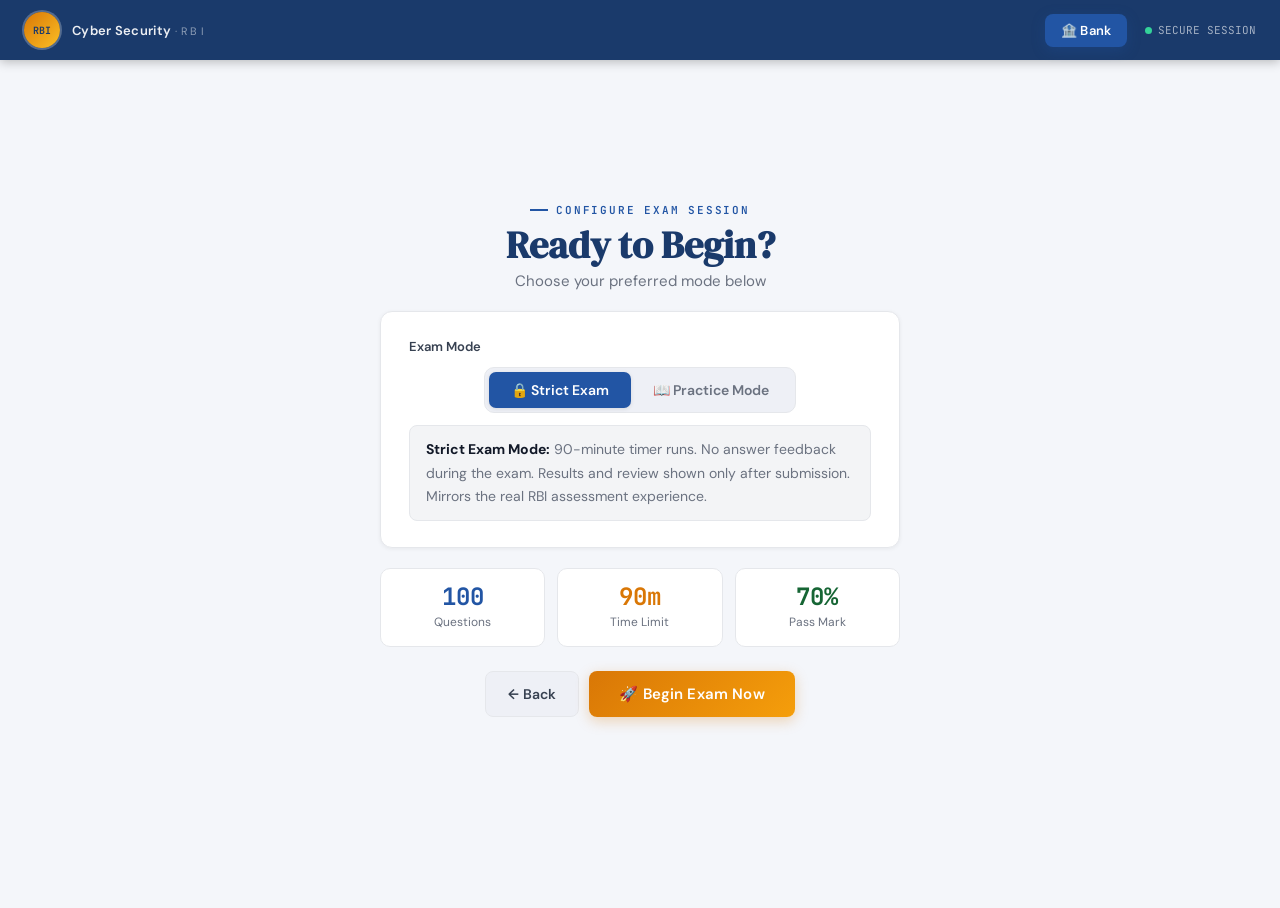
<file: rbi-exam.html>
<!doctype html>
<html lang="en">
  <head>
    <meta charset="UTF-8" />
    <meta name="viewport" content="width=device-width, initial-scale=1.0" />
    <title>RBI Cyber Security Awareness Training Simulator</title>
    <link rel="stylesheet" href="rbi-exam.css" />
  </head>
  <body>
    <!-- ████  TOPBAR  ████ -->
    <div id="topbar">
      <div class="tb-left">
        <div class="tb-coin">RBI</div>
        <div class="tb-name">Cyber Security<small>· R B I</small></div>
      </div>
      <div class="tb-right">
        <button
          class="btn btn-primary btn-sm"
          onclick="
            window.location.href = 'https://stationstone63.github.io/RNSB/'
          "
          style="margin-right: 12px"
        >
          🏦 Bank
        </button>
        <div class="sdot"></div>
        SECURE SESSION
      </div>
    </div>

    <!-- ████████████████████████████████
     SCREEN 1 — WELCOME
████████████████████████████████ -->
    <div id="screen-welcome" class="scr on">
      <div class="page">
        <div class="hero">
          <div>
            <div class="hero-badge">🏦 RBI Authorised Training Module</div>
            <h1 class="hero-title">
              RBI Cyber Security<br />Awareness <em>Training</em><br />Simulator
            </h1>
            <p class="hero-desc">
              A comprehensive practice exam designed to prepare bank employees
              for RBI-mandated cyber security awareness assessments. Covers RBI
              frameworks, digital fraud prevention, secure banking practices,
              and IT security protocols.
            </p>
            <div class="btnrow">
              <button
                class="btn btn-outline"
                onclick="gotoScreen('screen-rules')"
              >
                📋 Exam Rules
              </button>
              <button
                class="btn btn-primary"
                onclick="gotoScreen('screen-topics')"
              >
                📚 View Topics
              </button>
              <button
                class="btn btn-gold btn-lg"
                onclick="gotoScreen('screen-start')"
              >
                🚀 Start Mock Exam
              </button>
            </div>
          </div>
          <div class="hpanel">
            <div class="hrow">
              <span class="hrow-l">Total Questions</span
              ><span class="hrow-v gold">100 MCQ</span>
            </div>
            <div class="hrow">
              <span class="hrow-l">Time Allotted</span
              ><span class="hrow-v">90 Minutes</span>
            </div>
            <div class="hrow">
              <span class="hrow-l">Passing Score</span
              ><span class="hrow-v grn">70%</span>
            </div>
            <div class="hrow">
              <span class="hrow-l">Difficulty Levels</span
              ><span class="hrow-v">3 Levels</span>
            </div>
            <div class="hrow">
              <span class="hrow-l">Topics Covered</span
              ><span class="hrow-v">27 Domains</span>
            </div>
            <div class="hrow">
              <span class="hrow-l">Available Modes</span
              ><span class="hrow-v">Strict + Practice</span>
            </div>
          </div>
        </div>
        <div class="feats">
          <div class="feat">
            <div class="feat-ic">🎯</div>
            <div class="feat-t">Scenario Based</div>
            <div class="feat-d">Real banking and RBI framework questions</div>
          </div>
          <div class="feat">
            <div class="feat-ic">🔀</div>
            <div class="feat-t">Randomised</div>
            <div class="feat-d">
              Questions &amp; options shuffled every attempt
            </div>
          </div>
          <div class="feat">
            <div class="feat-ic">📊</div>
            <div class="feat-t">Instant Results</div>
            <div class="feat-d">Score and review after every attempt</div>
          </div>
          <div class="feat">
            <div class="feat-ic">📖</div>
            <div class="feat-t">Practice Mode</div>
            <div class="feat-d">Immediate answer feedback to learn faster</div>
          </div>
          <div class="feat">
            <div class="feat-ic">⏱️</div>
            <div class="feat-t">Real Timer</div>
            <div class="feat-d">90-minute countdown with auto-submit</div>
          </div>
        </div>
      </div>
    </div>

    <!-- ████████████████████████████████
     SCREEN 2 — RULES
████████████████████████████████ -->
    <div id="screen-rules" class="scr">
      <div class="page page-narrow">
        <div class="stag">Examination Guidelines</div>
        <h2 class="phead">Exam Rules &amp; Instructions</h2>
        <p class="psub" style="margin-bottom: 24px">
          Read all rules carefully before beginning the examination
        </p>

        <div class="card cardp" style="margin-bottom: 18px">
          <ul class="rlist">
            <li class="ritem">
              <span class="rnum">01</span
              ><span class="rtext"
                ><strong>Total Questions:</strong> 100 Multiple Choice Questions
                covering all RBI cyber security awareness domains.</span
              >
            </li>
            <li class="ritem">
              <span class="rnum">02</span
              ><span class="rtext"
                ><strong>Time Limit:</strong> 90 Minutes. Exam auto-submits when
                the countdown reaches zero.</span
              >
            </li>
            <li class="ritem">
              <span class="rnum">03</span
              ><span class="rtext"
                ><strong>Format:</strong> Each question has four options (A, B,
                C, D). Select the single correct answer.</span
              >
            </li>
            <li class="ritem">
              <span class="rnum">04</span
              ><span class="rtext"
                ><strong>Navigation:</strong> Move freely between questions
                using Previous/Next or the Question Navigator panel.</span
              >
            </li>
            <li class="ritem">
              <span class="rnum">05</span
              ><span class="rtext"
                ><strong>Passing Marks:</strong> Minimum of
                <strong>70 out of 100 (70%)</strong> is required to pass.</span
              >
            </li>
            <li class="ritem">
              <span class="rnum">06</span
              ><span class="rtext"
                ><strong>Difficulty:</strong> 25 Easy · 50 Medium · 25 Hard
                questions, randomised order each attempt.</span
              >
            </li>
            <li class="ritem">
              <span class="rnum">07</span
              ><span class="rtext"
                ><strong>Randomisation:</strong> Both question order and option
                order are shuffled every new attempt.</span
              >
            </li>
            <li class="ritem">
              <span class="rnum">08</span
              ><span class="rtext"
                ><strong>Results:</strong> Score, percentage, correct/wrong
                counts, and time used shown immediately after submission.</span
              >
            </li>
            <li class="ritem">
              <span class="rnum">09</span
              ><span class="rtext"
                ><strong>Review Mode:</strong> After results, review all
                questions with correct answers and explanations.</span
              >
            </li>
            <li class="ritem">
              <span class="rnum">10</span
              ><span class="rtext"
                ><strong>Practice Mode:</strong> No time limit; correct answer
                highlights and blinks immediately after each selection.</span
              >
            </li>
          </ul>
        </div>

        <div class="warnbar" style="margin-bottom: 22px">
          <span style="font-size: 18px; flex-shrink: 0">⚠️</span>
          <span
            ><strong>Important:</strong> This simulator is designed to prepare
            bank employees for RBI cyber security awareness assessments. All
            content is based on publicly available RBI guidelines and banking IT
            security best practices.</span
          >
        </div>

        <div class="btnrow">
          <button class="btn btn-ghost" onclick="gotoScreen('screen-welcome')">
            ← Back
          </button>
          <button class="btn btn-gold" onclick="gotoScreen('screen-start')">
            Proceed to Exam →
          </button>
        </div>
      </div>
    </div>

    <!-- ████████████████████████████████
     SCREEN 3 — TOPICS
████████████████████████████████ -->
    <div id="screen-topics" class="scr">
      <div class="page">
        <div class="stag">Exam Syllabus</div>
        <h2 class="phead">Training Topics Covered</h2>
        <p class="psub">
          27 cyber security awareness domains as per RBI guidelines
        </p>
        <div class="tgrid" id="topics-grid"></div>
        <div class="btnrow" style="margin-top: 28px">
          <button class="btn btn-ghost" onclick="gotoScreen('screen-welcome')">
            ← Back to Home
          </button>
          <button class="btn btn-gold" onclick="gotoScreen('screen-start')">
            Start Exam →
          </button>
        </div>
      </div>
    </div>

    <!-- ████████████████████████████████
     SCREEN 4 — START / CONFIGURE
████████████████████████████████ -->
    <div id="screen-start" class="scr">
      <div class="page page-center">
        <div style="max-width: 520px; width: 100%; text-align: center">
          <div class="stag" style="justify-content: center; display: flex">
            Configure Exam Session
          </div>
          <h2 class="phead" style="text-align: center; margin-bottom: 6px">
            Ready to Begin?
          </h2>
          <p class="psub" style="text-align: center; margin-bottom: 20px">
            Choose your preferred mode below
          </p>

          <div class="card cardp" style="text-align: left; margin-bottom: 16px">
            <div
              style="
                font-size: 13px;
                font-weight: 600;
                color: var(--g7);
                margin-bottom: 8px;
              "
            >
              Exam Mode
            </div>
            <div class="modeswitch">
              <button
                class="msb on"
                id="btn-strict"
                onclick="setMode('strict')"
              >
                🔒 Strict Exam
              </button>
              <button
                class="msb"
                id="btn-practice"
                onclick="setMode('practice')"
              >
                📖 Practice Mode
              </button>
            </div>
            <div class="modedesc" id="mode-desc">
              <strong>Strict Exam Mode:</strong> 90-minute timer runs. No answer
              feedback during the exam. Results and review shown only after
              submission. Mirrors the real RBI assessment experience.
            </div>
          </div>

          <div class="cfg-row" style="margin-bottom: 24px">
            <div class="cfg-card">
              <div class="cfg-val">100</div>
              <div class="cfg-lbl">Questions</div>
            </div>
            <div class="cfg-card">
              <div class="cfg-val" style="color: #d97706">90m</div>
              <div class="cfg-lbl">Time Limit</div>
            </div>
            <div class="cfg-card">
              <div class="cfg-val" style="color: var(--ok)">70%</div>
              <div class="cfg-lbl">Pass Mark</div>
            </div>
          </div>

          <div class="btnrow" style="justify-content: center">
            <button
              class="btn btn-ghost"
              onclick="gotoScreen('screen-welcome')"
            >
              ← Back
            </button>
            <button class="btn btn-gold btn-lg" onclick="startExam()">
              🚀 Begin Exam Now
            </button>
          </div>
        </div>
      </div>
    </div>

    <!-- ████████████████████████████████
     SCREEN 5 — EXAM
████████████████████████████████ -->
    <div id="screen-exam" class="scr">
      <!-- Fixed secondary exam bar -->
      <div id="exam-bar">
        <div class="ebar-title">RBI Cyber Security Exam</div>
        <div class="ebar-prog">
          <div class="ebar-prog-lbl">
            <span id="ans-count">0</span> of 100 answered
          </div>
          <div class="ebar-prog-track">
            <div class="ebar-prog-fill" id="prog-fill"></div>
          </div>
        </div>
        <div class="ebar-qnum">Q <span id="cur-qnum">1</span> / 100</div>
        <div class="ebar-timer" id="exam-timer">90:00</div>
      </div>

      <!-- Two-column layout -->
      <div class="exam-wrap">
        <!-- Main question column -->
        <div class="exam-col-main">
          <div class="qcard" id="question-card">
            <!-- Questions rendered here by JS -->
            <p style="color: var(--g5); text-align: center; padding: 40px 0">
              Loading questions...
            </p>
          </div>
        </div>

        <!-- Sidebar navigator -->
        <div class="exam-col-side">
          <div class="pal-title">Question Navigator</div>
          <div class="pal-grid" id="pal-grid"></div>
          <div class="pal-legend">
            <div class="pal-leg">
              <div class="pal-dot" style="background: var(--bd)"></div>
              Current
            </div>
            <div class="pal-leg">
              <div class="pal-dot" style="background: var(--bm)"></div>
              Answered
            </div>
            <div class="pal-leg">
              <div
                class="pal-dot"
                style="background: var(--soft); border: 1px solid var(--bor)"
              ></div>
              Not Answered
            </div>
          </div>
        </div>
      </div>

      <!-- Fixed bottom navigation -->
      <div class="exam-nav">
        <button class="btn btn-ghost btn-sm" onclick="prevQuestion()">
          ← Previous
        </button>
        <span class="navmid" id="nav-label">Question 1 of 100</span>
        <div style="display: flex; gap: 8px">
          <button class="btn btn-primary btn-sm" onclick="nextQuestion()">
            Next →
          </button>
          <button class="btn btn-danger btn-sm" onclick="confirmSubmit()">
            Submit
          </button>
        </div>
      </div>
    </div>
    <!-- /screen-exam -->

    <!-- ████████████████████████████████
     SCREEN 6 — RESULTS
████████████████████████████████ -->
    <div id="screen-results" class="scr">
      <div class="page page-center">
        <div style="max-width: 620px; width: 100%; text-align: center">
          <div class="stag" style="justify-content: center; display: flex">
            Exam Complete
          </div>

          <div class="ring-wrap">
            <svg viewBox="0 0 176 176">
              <circle class="ring-bg" cx="88" cy="88" r="76" />
              <circle
                class="ring-fill"
                id="score-ring"
                cx="88"
                cy="88"
                r="76"
                stroke-dasharray="477.52"
                stroke-dashoffset="477.52"
              />
            </svg>
            <div class="ring-pct" id="res-pct">0%</div>
            <div class="ring-sub">Your Score</div>
          </div>

          <div class="verdict" id="res-verdict"></div>
          <div class="status-badge" id="res-badge"></div>

          <div class="res-grid">
            <div class="res-card">
              <div class="res-val" id="res-correct" style="color: var(--ok)">
                —
              </div>
              <div class="res-lbl">Correct</div>
            </div>
            <div class="res-card">
              <div class="res-val" id="res-wrong" style="color: var(--er)">
                —
              </div>
              <div class="res-lbl">Wrong / Skipped</div>
            </div>
            <div class="res-card">
              <div class="res-val" id="res-time" style="color: var(--bm)">
                —
              </div>
              <div class="res-lbl">Time Used</div>
            </div>
          </div>

          <div class="res-msg" id="res-msg"></div>

          <div class="btnrow" style="justify-content: center">
            <button class="btn btn-outline" onclick="openReview()">
              📋 Review Answers
            </button>
            <button class="btn btn-primary" onclick="retryExam()">
              🔄 Retry Exam
            </button>
            <button
              class="btn btn-ghost"
              onclick="gotoScreen('screen-welcome')"
            >
              🏠 Home
            </button>
          </div>
        </div>
      </div>
    </div>

    <!-- ████████████████████████████████
     SCREEN 7 — REVIEW
████████████████████████████████ -->
    <div id="screen-review" class="scr">
      <div class="page">
        <div class="rev-hdr">
          <div>
            <div class="stag">Answer Review</div>
            <h2 class="phead" style="font-size: clamp(20px, 3vw, 32px)">
              Review Your Answers
            </h2>
          </div>
          <div class="filterbar">
            <button class="filtbtn on" onclick="filterReview('all', this)">
              All
            </button>
            <button
              class="filtbtn"
              style="color: var(--ok)"
              onclick="filterReview('correct', this)"
            >
              ✔ Correct
            </button>
            <button
              class="filtbtn"
              style="color: var(--er)"
              onclick="filterReview('wrong', this)"
            >
              ✘ Wrong
            </button>
          </div>
        </div>
        <div class="rev-list" id="review-list"></div>
        <div class="btnrow" style="margin-top: 28px">
          <button class="btn btn-ghost" onclick="gotoScreen('screen-results')">
            ← Back to Results
          </button>
          <button class="btn btn-primary" onclick="retryExam()">
            🔄 Retry Exam
          </button>
        </div>
      </div>
    </div>

    <!-- ████████████████████████████████████████
                  JAVASCRIPT
████████████████████████████████████████ -->
    <!-- ████████████████████████████████████████
                   CONFIRMATION DIALOG
███████████████████████████████████████ -->
    <div id="confirm-dialog" class="dialog-overlay">
      <div class="dialog-container">
        <div class="dialog-header">
          <div class="dialog-icon">⚠️</div>
          <div class="dialog-title">Confirm Exam Submission</div>
        </div>
        <div class="dialog-content" id="dialog-message">
          <div class="dialog-info">
            <div class="dialog-stats">
              <div class="stat-item">
                <div class="stat-label">Answered Questions</div>
                <div class="stat-value" id="answered-count">0</div>
              </div>
              <div class="stat-item">
                <div class="stat-label">Unanswered Questions</div>
                <div class="stat-value" id="unanswered-count">0</div>
              </div>
            </div>
            <div class="dialog-warning" id="dialog-warning">
              You have unanswered questions. Submitting now will mark them as
              incorrect.
            </div>
          </div>
        </div>
        <div class="dialog-footer">
          <button class="btn btn-ghost" onclick="cancelSubmit()">Cancel</button>
          <button class="btn btn-danger" onclick="doSubmit(false)">
            Submit Exam
          </button>
        </div>
      </div>
    </div>

    <script src="rbi-exam.js"></script>
  </body>
</html>
</file>
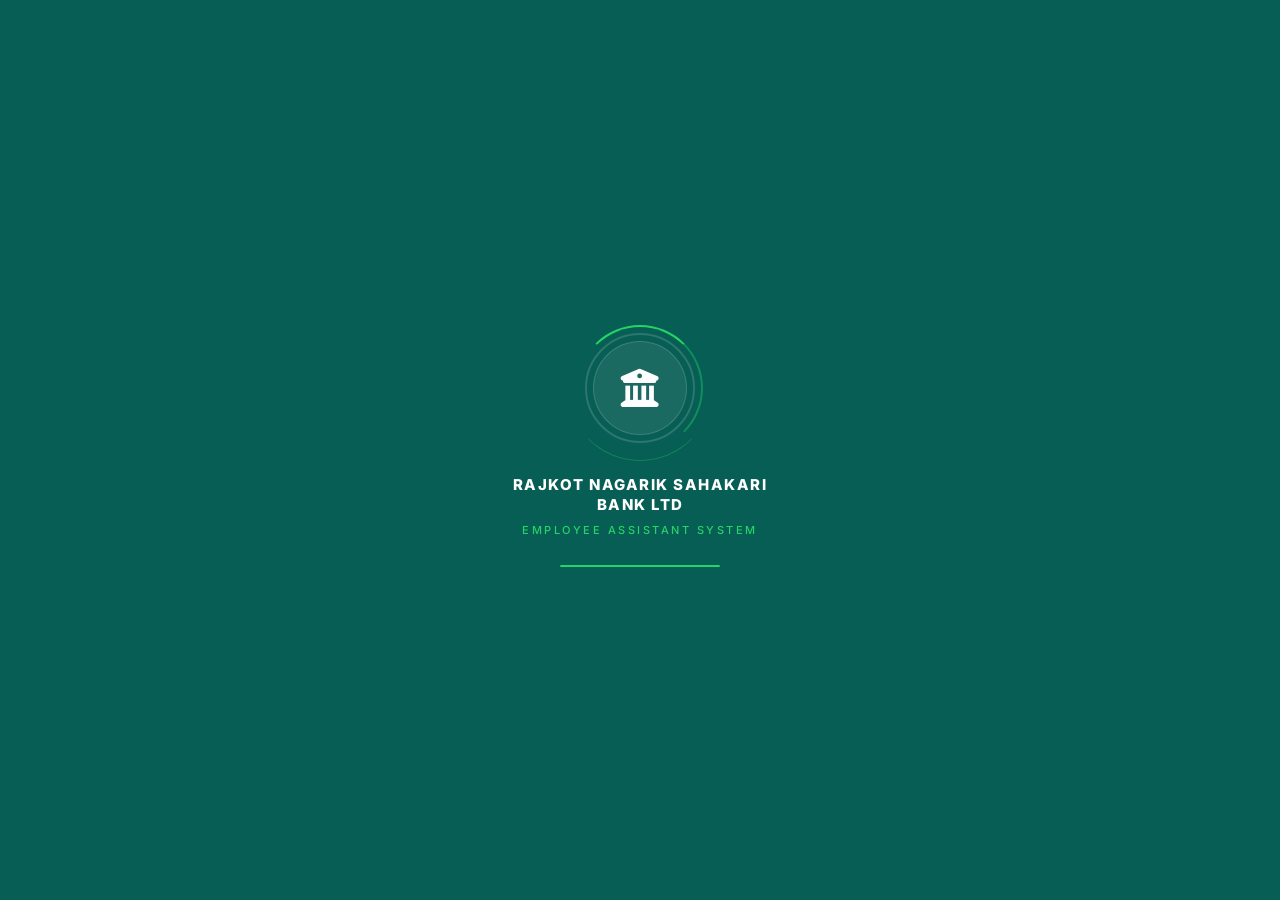
<file: work.html>
<!doctype html>
<html lang="en">
  <head>
    <meta charset="UTF-8" />
    <meta
      name="viewport"
      content="width=device-width, initial-scale=1.0, maximum-scale=1.0, user-scalable=no"
    />
    <title>RNSB – Employee Assistant</title>
    <link rel="preconnect" href="https://fonts.googleapis.com" />
    <link
      href="https://fonts.googleapis.com/css2?family=Inter:wght@300;400;500;600;700;800&family=JetBrains+Mono:wght@400;500;600&display=swap"
      rel="stylesheet"
    />
    <link
      rel="stylesheet"
      href="https://cdnjs.cloudflare.com/ajax/libs/font-awesome/6.5.0/css/all.min.css"
    />
    <link rel="stylesheet" href="work.css" />
  </head>
  <body>
    <!-- LOADER -->
    <div id="loader">
      <div class="loader-emblem">
        <div class="emblem-ring"></div>
        <div class="emblem-ring-spin"></div>
        <div class="emblem-ring-spin2"></div>
        <div class="emblem-inner">
          <i class="fa-solid fa-building-columns emblem-icon"></i>
        </div>
      </div>
      <div class="loader-name">Rajkot Nagarik Sahakari<br />Bank Ltd</div>
      <div class="loader-tagline">Employee Assistant System</div>
      <div class="loader-progress"><div class="loader-bar"></div></div>
    </div>

    <!-- GLOBAL SEARCH -->
    <div class="search-overlay" id="searchOverlay">
      <div class="search-modal">
        <div class="search-modal-top">
          <i
            class="fa-solid fa-magnifying-glass"
            style="color: var(--gray-400); font-size: 16px"
          ></i>
          <input
            type="text"
            class="search-modal-input"
            id="globalSearchInput"
            placeholder="Search branches, codes, knowledge…"
            autocomplete="off"
          />
          <button class="search-close" onclick="closeSearch()">
            <i class="fa-solid fa-xmark"></i>
          </button>
        </div>
        <div class="search-hint" id="searchHint">
          <span class="hint-tag" onclick="doSearch('HCASHDEP')"
            >💰 HCASHDEP</span
          >
          <span class="hint-tag" onclick="doSearch('Cash Deposit')"
            >Cash Deposit</span
          >
          <span class="hint-tag" onclick="doSearch('MVCD')">🔐 MVCD</span>
          <span class="hint-tag" onclick="doSearch('vault')">Vault</span>
          <span class="hint-tag" onclick="doSearch('HTM')">🔁 HTM</span>
          <span class="hint-tag" onclick="doSearch('SOL')">SOL ID</span>
        </div>
        <div class="search-results" id="searchResults"></div>
      </div>
    </div>

    <div id="app">
      <!-- SIDEBAR (desktop) -->
      <aside class="sidebar">
        <div class="sidebar-brand">
          <div class="sidebar-logo">
            <div class="sidebar-logo-icon">
              <i class="fa-solid fa-building-columns"></i>
            </div>
            <div>
              <div class="sidebar-logo-name">
                Rajkot Nagarik<br />Sahakari Bank
              </div>
              <div class="sidebar-logo-sub">Employee Portal</div>
            </div>
          </div>
        </div>
        <div class="sidebar-search-wrap">
          <i class="fa-solid fa-magnifying-glass sidebar-search-icon"></i>
          <input
            type="text"
            class="sidebar-search"
            placeholder="Quick search…"
            onfocus="openSearch()"
            readonly
          />
        </div>
        <nav class="sidebar-nav">
          <div class="nav-section-label">Main</div>
          <div
            class="sidebar-nav-item active"
            id="snav-home"
            onclick="navTo('home')"
          >
            <i class="fa-solid fa-house"></i> 🏠 Home
          </div>
          <div class="nav-section-label">Bank</div>
          <div class="sidebar-nav-item" id="snav-bank" onclick="navTo('bank')">
            <i class="fa-solid fa-building-columns"></i> 🏦 Branches
            <span class="nav-badge">66</span>
          </div>
          <div
            class="sidebar-nav-item"
            id="snav-knowledge"
            onclick="navTo('knowledge')"
          >
            <i class="fa-solid fa-book-open"></i> 📚 Knowledge Base
          </div>
          <div class="nav-section-label">Structure</div>
          <div
            class="sidebar-nav-item"
            id="snav-hierarchy"
            onclick="navTo('hierarchy')"
          >
            <i class="fa-solid fa-sitemap"></i> 🗂️ Employee Hierarchy
          </div>
          <div class="nav-section-label">Roles</div>
          <div class="sidebar-nav-item" id="snav-role" onclick="navTo('role')">
            <i class="fa-solid fa-id-badge"></i> 👤 Roles
          </div>
          <div
            class="sidebar-nav-item"
            id="snav-cashier"
            onclick="navTo('cashier')"
          >
            <i class="fa-solid fa-cash-register"></i> 🧾 Cashier Module
          </div>
          <div class="nav-section-label">Training</div>
          <div
            class="sidebar-nav-item"
            id="snav-exam"
            onclick="window.location.href = 'rbi-exam.html'"
          >
            <i class="fa-solid fa-graduation-cap"></i> 📚 RBI Exam Training
          </div>
        </nav>
      </aside>

      <div class="main-content">
        <!-- MOBILE HEADER -->
        <header class="mobile-header" id="mobileHeader">
          <button class="mobile-back" id="mobileBack" onclick="goBack()">
            <i class="fa-solid fa-arrow-left"></i>
          </button>
          <div class="mobile-header-logo">
            <i class="fa-solid fa-building-columns"></i>
          </div>
          <div class="mobile-header-title">
            <h1 id="mobileTitle">RNSB Assistant</h1>
            <p id="mobileSub">Employee Portal</p>
          </div>
          <div class="mobile-header-actions">
            <button class="mobile-search-btn" onclick="openSearch()">
              <i class="fa-solid fa-magnifying-glass"></i>
            </button>
          </div>
        </header>

        <div class="page-content">
          <!-- HOME -->
          <div class="screen active" id="screen-home">
            <div class="home-hero">
              <div class="home-role-chip">
                <i class="fa-solid fa-cash-register"></i> Cashier Role
              </div>
              <div class="home-date" id="homeDate"></div>
              <div class="home-title">👋 Employee Assistant</div>
              <div class="home-sub">Rajkot Nagarik Sahakari Bank Ltd</div>
              <div class="home-stats-row">
                <div class="home-stat">
                  <div class="home-stat-val">66</div>
                  <div class="home-stat-label">🏦 Branches</div>
                </div>
                <div class="home-stat">
                  <div class="home-stat-val">8</div>
                  <div class="home-stat-label">🧾 Codes</div>
                </div>
                <div class="home-stat">
                  <div class="home-stat-val">3</div>
                  <div class="home-stat-label">👤 Roles</div>
                </div>
              </div>
            </div>
            <div class="home-search-bar-wrap">
              <div class="home-search-bar" onclick="openSearch()">
                <i class="fa-solid fa-magnifying-glass"></i>
                <span>Search branches, codes, knowledge…</span>
                <span class="search-kbd">⌘K</span>
              </div>
            </div>
            <div class="section-title">Modules</div>
            <div class="home-cards-grid">
              <div class="home-big-card card-bank" onclick="navTo('bank')">
                <div class="hbc-icon">
                  <i class="fa-solid fa-building-columns"></i>
                </div>
                <div class="hbc-title">🏦 Bank</div>
                <div class="hbc-desc">Branches & Information</div>
                <div class="hbc-arrow">
                  <i class="fa-solid fa-arrow-right"></i>
                </div>
              </div>
              <div class="home-big-card card-role" onclick="navTo('role')">
                <div class="hbc-icon"><i class="fa-solid fa-id-badge"></i></div>
                <div class="hbc-title">👤 Roles</div>
                <div class="hbc-desc">Cashier, Loan & Locker</div>
                <div class="hbc-arrow">
                  <i class="fa-solid fa-arrow-right"></i>
                </div>
              </div>
            </div>
            <div class="section-title">Quick Access</div>
            <div class="quick-row">
              <div class="quick-item" onclick="navTo('cashier')">
                <i
                  class="fa-solid fa-cash-register"
                  style="color: var(--success)"
                ></i
                ><span>Codes</span>
              </div>
              <div class="quick-item" onclick="navTo('knowledge')">
                <i class="fa-solid fa-book-open" style="color: var(--gold)"></i
                ><span>Knowledge</span>
              </div>
              <div class="quick-item" onclick="openSearch()">
                <i
                  class="fa-solid fa-magnifying-glass"
                  style="color: var(--wa-green)"
                ></i
                ><span>Search</span>
              </div>
              <div class="quick-item" onclick="navTo('bank')">
                <i
                  class="fa-solid fa-location-dot"
                  style="color: var(--blue)"
                ></i
                ><span>Branches</span>
              </div>
            </div>
          </div>

          <!-- BANK -->
          <div class="screen" id="screen-bank">
            <div class="module-header">
              <h2>
                <i
                  class="fa-solid fa-building-columns"
                  style="margin-right: 8px; color: var(--gold-light)"
                ></i
                >Branch Network 🏦
              </h2>
              <p id="branchSubtitle">
                All 66 branches · Rajkot Nagarik Sahakari Bank
              </p>
            </div>
            <div class="branch-controls">
              <div class="search-wrap">
                <i class="fa-solid fa-magnifying-glass"></i>
                <input
                  type="text"
                  class="branch-search"
                  id="branchSearchInput"
                  placeholder="Search by code or branch name…"
                  oninput="filterBranches()"
                />
              </div>
            </div>
            <div class="branches-grid" id="branchesGrid"></div>
          </div>

          <!-- KNOWLEDGE -->
          <div class="screen" id="screen-knowledge">
            <div class="module-header">
              <h2>
                <i
                  class="fa-solid fa-book-open"
                  style="margin-right: 8px; color: var(--gold-light)"
                ></i
                >Knowledge Base 📚
              </h2>
              <p>Employee training & banking fundamentals</p>
            </div>
            <div class="knowledge-wrap" id="knowledgeWrap"></div>
          </div>

          <!-- ROLE -->
          <div class="screen" id="screen-role">
            <div class="module-header">
              <h2>
                <i
                  class="fa-solid fa-id-badge"
                  style="margin-right: 8px; color: var(--gold-light)"
                ></i
                >Employee Roles 👤
              </h2>
              <p>Select your role to access guides</p>
            </div>
            <div class="roles-wrap" id="rolesWrap"></div>
          </div>

          <!-- CASHIER -->
          <div class="screen" id="screen-cashier">
            <div class="module-header">
              <h2>
                <i
                  class="fa-solid fa-cash-register"
                  style="margin-right: 8px; color: var(--gold-light)"
                ></i
                >Cashier Module 🧾
              </h2>
              <p>Tap a code to open the AI step guide</p>
            </div>
            <div
              style="
                background: var(--warning-bg);
                border: 1px solid var(--warning);
                border-radius: var(--radius-lg);
                margin: 14px;
                padding: 14px;
              "
            >
              <div
                style="
                  display: flex;
                  align-items: center;
                  gap: 8px;
                  margin-bottom: 10px;
                "
              >
                <i
                  class="fa-solid fa-triangle-exclamation"
                  style="color: var(--warning); font-size: 18px"
                ></i>
                <h3
                  style="
                    font-size: 14px;
                    font-weight: 700;
                    color: var(--warning);
                  "
                >
                  ⚠️ Important Cashier Notes
                </h3>
              </div>
              <ul style="list-style: none; padding: 0; margin: 0">
                <li
                  style="
                    padding: 4px 0;
                    display: flex;
                    align-items: flex-start;
                    gap: 8px;
                    font-size: 13px;
                  "
                >
                  <span style="color: var(--warning); margin-top: 2px">•</span>
                  Always verify account status before transaction
                </li>
                <li
                  style="
                    padding: 4px 0;
                    display: flex;
                    align-items: flex-start;
                    gap: 8px;
                    font-size: 13px;
                  "
                >
                  <span style="color: var(--warning); margin-top: 2px">•</span>
                  Inactive account → First deposit required 💳
                </li>
                <li
                  style="
                    padding: 4px 0;
                    display: flex;
                    align-items: flex-start;
                    gap: 8px;
                    font-size: 13px;
                  "
                >
                  <span style="color: var(--warning); margin-top: 2px">•</span>
                  Dormant account → KYC mandatory 📋
                </li>
                <li
                  style="
                    padding: 4px 0;
                    display: flex;
                    align-items: flex-start;
                    gap: 8px;
                    font-size: 13px;
                  "
                >
                  <span style="color: var(--warning); margin-top: 2px">•</span>
                  Withdrawal not allowed in dormant account 🚫
                </li>
                <li
                  style="
                    padding: 4px 0;
                    display: flex;
                    align-items: flex-start;
                    gap: 8px;
                    font-size: 13px;
                  "
                >
                  <span style="color: var(--warning); margin-top: 2px">•</span>
                  Always check lien amount before withdrawal 🔒
                </li>
                <li
                  style="
                    padding: 4px 0;
                    display: flex;
                    align-items: flex-start;
                    gap: 8px;
                    font-size: 13px;
                  "
                >
                  <span style="color: var(--warning); margin-top: 2px">•</span>
                  Available Balance = Ledger Balance - Lien Amount
                </li>
                <li
                  style="
                    padding: 4px 0;
                    display: flex;
                    align-items: flex-start;
                    gap: 8px;
                    font-size: 13px;
                  "
                >
                  <span style="color: var(--warning); margin-top: 2px">•</span>
                  Above ₹50K deposit → Save Only 📥
                </li>
                <li
                  style="
                    padding: 4px 0;
                    display: flex;
                    align-items: flex-start;
                    gap: 8px;
                    font-size: 13px;
                  "
                >
                  <span style="color: var(--warning); margin-top: 2px">•</span>
                  Below ₹50K → Direct Post ✅
                </li>
              </ul>
            </div>
            <div class="tab-bar" id="cashierTabBar">
              <button
                class="tab-btn active"
                onclick="switchCashierTab('codes', this)"
              >
                🧾 Transaction Codes
              </button>
              <button
                class="tab-btn"
                onclick="switchCashierTab('favorites', this)"
              >
                <i class="fa-solid fa-star" style="margin-right: 4px"></i>⭐
                Favorites
              </button>
            </div>
            <div class="tab-content active" id="ctab-codes">
              <div class="code-cards-wrap" id="cashierCodesList"></div>
            </div>
            <div class="tab-content" id="ctab-favorites">
              <div class="code-cards-wrap" id="favoritesList"></div>
            </div>
          </div>

          <!-- HIERARCHY -->
          <div class="screen" id="screen-hierarchy">
            <div class="module-header">
              <h2>
                <i
                  class="fa-solid fa-sitemap"
                  style="margin-right: 8px; color: var(--gold-light)"
                ></i
                >Employee Hierarchy 🗂️
              </h2>
              <p>Branch Level Organizational Structure</p>
            </div>
            <div style="padding: 16px">
              <h3
                style="
                  font-size: 14px;
                  font-weight: 700;
                  margin-bottom: 16px;
                  color: var(--text);
                  text-align: center;
                "
              >
                Branch Level Hierarchy
              </h3>
              <div
                style="
                  display: flex;
                  flex-direction: column;
                  align-items: center;
                  gap: 0;
                "
              >
                <div class="hierarchy-card">
                  <div
                    style="
                      display: flex;
                      align-items: center;
                      justify-content: center;
                      gap: 8px;
                      margin-bottom: 6px;
                    "
                  >
                    <i
                      class="fa-solid fa-building"
                      style="font-size: 18px; color: var(--blue)"
                    ></i
                    ><span style="font-size: 14px; font-weight: 700">DCM</span>
                  </div>
                  <div style="font-size: 11px; color: var(--text-muted)">
                    🏢 Deputy Chief Manager
                  </div>
                </div>
                <div class="hierarchy-connector"></div>
                <div class="hierarchy-card">
                  <div
                    style="
                      display: flex;
                      align-items: center;
                      justify-content: center;
                      gap: 8px;
                      margin-bottom: 6px;
                    "
                  >
                    <i
                      class="fa-solid fa-user-tie"
                      style="font-size: 18px; color: var(--royal)"
                    ></i
                    ><span style="font-size: 14px; font-weight: 700">BM</span>
                  </div>
                  <div style="font-size: 11px; color: var(--text-muted)">
                    👔 Branch Manager
                  </div>
                </div>
                <div class="hierarchy-connector"></div>
                <div class="hierarchy-card">
                  <div
                    style="
                      display: flex;
                      align-items: center;
                      justify-content: center;
                      gap: 8px;
                      margin-bottom: 6px;
                    "
                  >
                    <i
                      class="fa-solid fa-chart-line"
                      style="font-size: 18px; color: var(--gold)"
                    ></i
                    ><span style="font-size: 14px; font-weight: 700"
                      >Senior Executive</span
                    >
                  </div>
                  <div style="font-size: 11px; color: var(--text-muted)">
                    📈 Senior Level
                  </div>
                </div>
                <div class="hierarchy-connector"></div>
                <div class="hierarchy-card">
                  <div
                    style="
                      display: flex;
                      align-items: center;
                      justify-content: center;
                      gap: 8px;
                      margin-bottom: 6px;
                    "
                  >
                    <i
                      class="fa-solid fa-folder-open"
                      style="font-size: 18px; color: var(--success)"
                    ></i
                    ><span style="font-size: 14px; font-weight: 700"
                      >Junior Executive</span
                    >
                  </div>
                  <div style="font-size: 11px; color: var(--text-muted)">
                    📂 Junior Level
                  </div>
                </div>
                <div class="hierarchy-connector"></div>
                <div class="hierarchy-card">
                  <div
                    style="
                      display: flex;
                      align-items: center;
                      justify-content: center;
                      gap: 8px;
                      margin-bottom: 6px;
                    "
                  >
                    <i
                      class="fa-solid fa-money-bill-wave"
                      style="font-size: 18px; color: var(--wa-green)"
                    ></i
                    ><span style="font-size: 14px; font-weight: 700"
                      >Head Cashier</span
                    >
                  </div>
                  <div style="font-size: 11px; color: var(--text-muted)">
                    💰 Vault &amp; Cash Control
                  </div>
                </div>
                <div class="hierarchy-connector"></div>
                <div
                  class="hierarchy-card"
                  style="border: 2px solid var(--wa-green); background: #f0fdf4"
                >
                  <div
                    style="
                      display: flex;
                      align-items: center;
                      justify-content: center;
                      gap: 8px;
                      margin-bottom: 6px;
                    "
                  >
                    <i
                      class="fa-solid fa-cash-register"
                      style="font-size: 18px; color: var(--wa-green)"
                    ></i
                    ><span
                      style="
                        font-size: 14px;
                        font-weight: 700;
                        color: var(--wa-green);
                      "
                      >Teller Cashier ← You</span
                    >
                  </div>
                  <div style="font-size: 11px; color: var(--wa-green)">
                    🧾 Frontend Transactions
                  </div>
                </div>
                <div class="hierarchy-connector"></div>
                <div class="hierarchy-card">
                  <div
                    style="
                      display: flex;
                      align-items: center;
                      justify-content: center;
                      gap: 8px;
                      margin-bottom: 6px;
                    "
                  >
                    <i
                      class="fa-solid fa-box"
                      style="font-size: 18px; color: #7c3aed"
                    ></i
                    ><span style="font-size: 14px; font-weight: 700">Peon</span>
                  </div>
                  <div style="font-size: 11px; color: var(--text-muted)">
                    📦 General Support
                  </div>
                </div>
                <div class="hierarchy-connector"></div>
                <div class="hierarchy-card">
                  <div
                    style="
                      display: flex;
                      align-items: center;
                      justify-content: center;
                      gap: 8px;
                      margin-bottom: 6px;
                    "
                  >
                    <i
                      class="fa-solid fa-wrench"
                      style="font-size: 18px; color: #ea580c"
                    ></i
                    ><span style="font-size: 14px; font-weight: 700"
                      >Sub Staff</span
                    >
                  </div>
                  <div style="font-size: 11px; color: var(--text-muted)">
                    🔧 Maintenance &amp; Support
                  </div>
                </div>
              </div>
            </div>
          </div>

          <!-- CHAT SCREEN -->
          <div class="screen" id="screen-chat" style="padding-bottom: 0">
            <div class="chat-header">
              <button class="chat-back-btn" onclick="exitChat()">
                <i class="fa-solid fa-arrow-left"></i>
              </button>
              <div class="chat-avatar-ring" id="chatAvatarRing">
                <span id="chatAvatarIcon">💰</span>
              </div>
              <div class="chat-header-info">
                <div class="chat-header-name" id="chatHeaderName">
                  Step Guide
                </div>
                <div class="chat-header-sub">
                  <span class="chat-online-dot"></span>
                  <span>Senior Assistant · Active</span>
                </div>
              </div>
              <span class="chat-code-badge pill-green" id="chatCodeBadge"
                >CODE</span
              >
              <button
                class="chat-favorite-btn"
                id="chatFavoriteBtn"
                onclick="toggleFavorite()"
              >
                <i class="fa-regular fa-star" id="chatFavoriteIcon"></i>
              </button>
            </div>
            <div class="chat-progress-bar">
              <div
                class="chat-progress-fill"
                id="chatProgressFill"
                style="width: 0%"
              ></div>
            </div>
            <div class="chat-body" id="chatBody">
              <div class="chat-date-chip" id="chatDateChip"></div>
            </div>
            <div class="chat-footer">
              <div class="chat-status-bar" id="chatStatusBar">
                <i class="fa-solid fa-circle-notch fa-spin"></i> Senior is
                typing…
              </div>
              <div class="chat-end-actions" id="chatEndActions">
                <button class="chat-action-btn" onclick="restartChat()">
                  <i class="fa-solid fa-rotate-right"></i> 🔄 Restart
                </button>
                <button
                  class="chat-action-btn"
                  onclick="copyStepsToClipboard()"
                >
                  <i class="fa-solid fa-clipboard"></i> 📋 Copy Steps
                </button>
                <button class="chat-action-btn primary" onclick="exitChat()">
                  <i class="fa-solid fa-arrow-left"></i> ← Back
                </button>
              </div>
            </div>
          </div>
        </div>
        <!-- end page-content -->

        <!-- BOTTOM NAV -->
        <nav class="bottom-nav">
          <div class="bottom-nav-inner">
            <button
              class="bnav-item active"
              id="bnav-home"
              onclick="navTo('home')"
            >
              <i class="fa-solid fa-house"></i>Home
            </button>
            <button class="bnav-item" id="bnav-bank" onclick="navTo('bank')">
              <i class="fa-solid fa-building-columns"></i>Bank
            </button>
            <button
              class="bnav-item"
              id="bnav-hierarchy"
              onclick="navTo('hierarchy')"
            >
              <i class="fa-solid fa-sitemap"></i>Hierarchy
            </button>
            <button class="bnav-item" id="bnav-role" onclick="navTo('role')">
              <i class="fa-solid fa-id-badge"></i>Roles
            </button>
            <button
              class="bnav-item"
              id="bnav-cashier"
              onclick="navTo('cashier')"
            >
              <i class="fa-solid fa-cash-register"></i>Cashier
            </button>
            <button
              class="bnav-item"
              id="bnav-exam"
              onclick="window.location.href = 'RNSB-RBI-Exam.html'"
            >
              <i class="fa-solid fa-graduation-cap"></i>Exam
            </button>
          </div>
        </nav>
      </div>
    </div>

    <div class="toast" id="toast"></div>

    <script src="work.js"></script>
  </body>
</html>
</file>
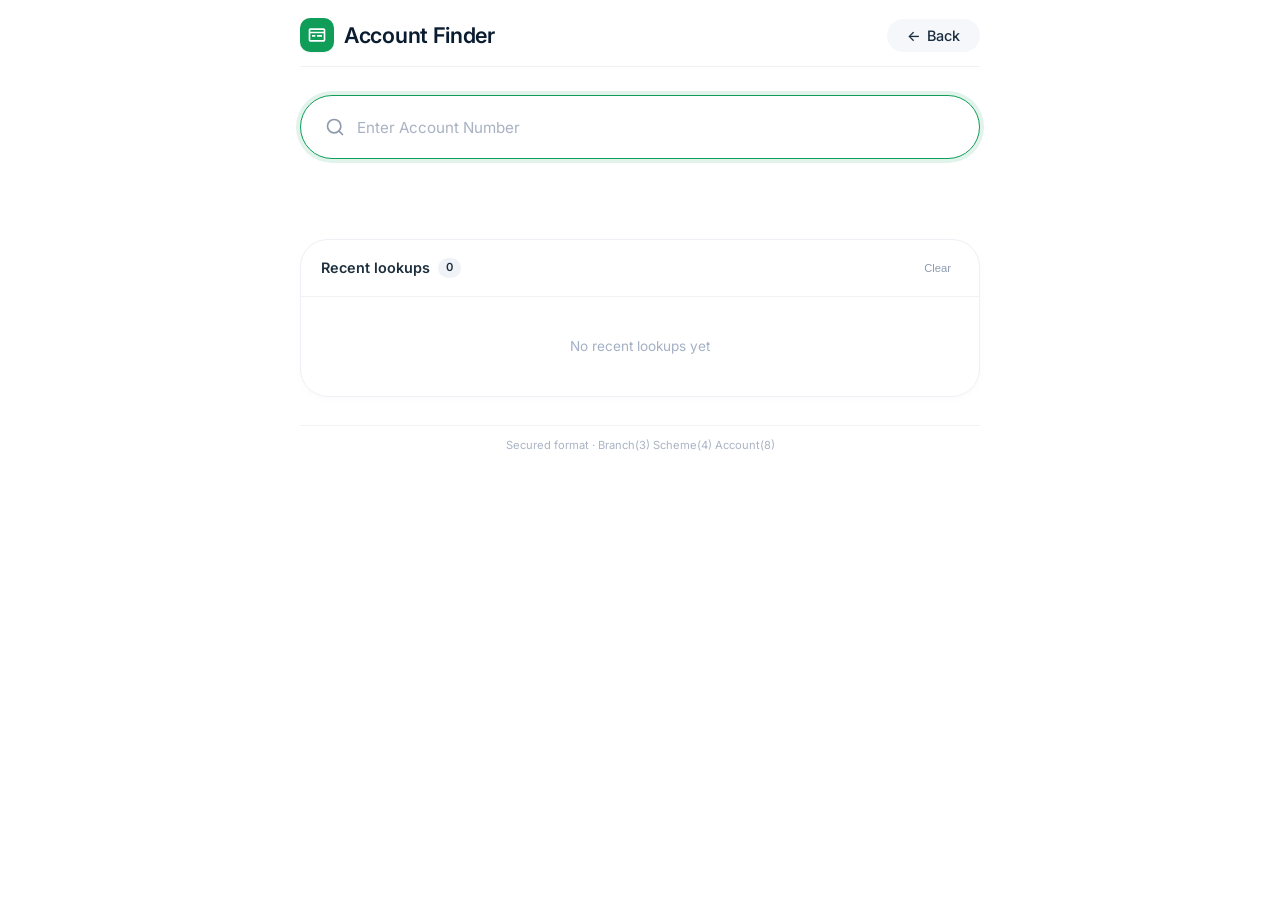
<file: extra/account-finder-final-2.html>
<!doctype html>
<html lang="en">
  <head>
    <meta charset="UTF-8" />
    <meta
      name="viewport"
      content="width=device-width, initial-scale=1.0, viewport-fit=cover"
    />
    <title>Account Finder | Bank Tool</title>
    <link rel="preconnect" href="https://fonts.googleapis.com" />
    <link rel="preconnect" href="https://fonts.gstatic.com" crossorigin />
    <link
      href="https://fonts.googleapis.com/css2?family=Inter:opsz,wght@14..32,300;14..32,400;14..32,500;14..32,600;14..32,700&family=IBM+Plex+Mono:wght@500;600&display=swap"
      rel="stylesheet"
    />
    <style>
      * {
        margin: 0;
        padding: 0;
        box-sizing: border-box;
      }

      body {
        background: #ffffff;
        font-family: "Inter", sans-serif;
        color: #1a1f2c;
        line-height: 1.4;
        -webkit-font-smoothing: antialiased;
      }

      /* main container – clean, max width centered */
      .app-container {
        max-width: 720px;
        margin: 0 auto;
        padding: 0 20px 48px 20px;
      }

      /* ========== HEADER ========== */
      .bank-header {
        position: sticky;
        top: 0;
        background: #ffffff;
        z-index: 10;
        display: flex;
        align-items: center;
        justify-content: space-between;
        padding: 18px 0 14px 0;
        border-bottom: 1px solid #eff1f4;
        margin-bottom: 28px;
      }

      .logo-area {
        display: flex;
        align-items: center;
        gap: 10px;
      }

      .bank-icon {
        width: 34px;
        height: 34px;
        background: #0f9d58;
        border-radius: 10px;
        display: flex;
        align-items: center;
        justify-content: center;
        box-shadow: 0 1px 2px rgba(0, 0, 0, 0.05);
      }

      .bank-icon svg {
        width: 20px;
        height: 20px;
        fill: white;
      }

      .bank-title {
        font-size: 1.35rem;
        font-weight: 600;
        letter-spacing: -0.3px;
        color: #0a1c2f;
      }

      .back-button {
        background: #f5f7fa;
        border: none;
        border-radius: 40px;
        padding: 8px 20px;
        font-size: 0.9rem;
        font-weight: 500;
        font-family: "Inter", sans-serif;
        color: #1a2c3e;
        display: flex;
        align-items: center;
        gap: 6px;
        cursor: pointer;
        transition: background 0.2s ease;
      }

      .back-button:hover {
        background: #e9edf2;
      }

      /* ========== SEARCH CARD ========== */
      .search-section {
        margin-bottom: 32px;
      }

      .input-wrapper {
        background: #ffffff;
        border: 1.5px solid #e2e6ea;
        border-radius: 60px;
        transition: all 0.2s ease;
        box-shadow:
          0 2px 6px rgba(0, 0, 0, 0.02),
          0 1px 2px rgba(0, 0, 0, 0.03);
      }

      .input-wrapper:focus-within {
        border-color: #0f9d58;
        box-shadow: 0 0 0 4px rgba(15, 157, 88, 0.12);
      }

      .input-with-icon {
        display: flex;
        align-items: center;
        padding: 4px 20px 4px 24px;
      }

      .search-icon-svg {
        width: 20px;
        height: 20px;
        color: #8e9aab;
        margin-right: 12px;
        flex-shrink: 0;
      }

      #acctInput {
        flex: 1;
        padding: 16px 0;
        font-family: "IBM Plex Mono", monospace;
        font-size: 1.05rem;
        font-weight: 500;
        background: transparent;
        border: none;
        outline: none;
        color: #1a2c3e;
        letter-spacing: 0.02em;
      }

      #acctInput::placeholder {
        font-family: "Inter", sans-serif;
        font-weight: 400;
        font-size: 0.95rem;
        color: #a8b2c2;
        letter-spacing: normal;
      }

      .input-clear {
        background: none;
        border: none;
        font-size: 1.2rem;
        cursor: pointer;
        color: #9aa6b5;
        padding: 8px;
        border-radius: 40px;
        display: none;
        align-items: center;
        justify-content: center;
        transition: color 0.2s;
      }

      .input-clear.show {
        display: flex;
      }

      .input-clear:hover {
        color: #e53e3e;
      }

      /* error / info line */
      .input-info {
        margin-top: 12px;
        font-size: 0.75rem;
        padding: 0 12px;
        min-height: 36px;
        display: flex;
        align-items: center;
        gap: 8px;
        color: #687385;
      }

      .error-message {
        color: #d1453b;
        background: #fef5f4;
        padding: 8px 14px;
        border-radius: 40px;
        font-size: 0.75rem;
        font-weight: 500;
        width: fit-content;
      }

      .detect-chip {
        background: #f0f2f5;
        border-radius: 40px;
        padding: 5px 12px;
        font-size: 0.7rem;
        font-weight: 500;
        font-family: monospace;
        color: #2c3e50;
      }

      /* ========== RESULT CARD ========== */
      .result-card {
        background: #ffffff;
        border: 1px solid #edf0f4;
        border-radius: 28px;
        padding: 24px 24px 20px;
        margin-bottom: 28px;
        box-shadow:
          0 6px 14px rgba(0, 0, 0, 0.02),
          0 2px 4px rgba(0, 0, 0, 0.02);
        transition: all 0.2s;
      }

      .result-header {
        display: flex;
        justify-content: space-between;
        align-items: center;
        margin-bottom: 16px;
      }

      .result-badge {
        font-size: 0.7rem;
        font-weight: 600;
        text-transform: uppercase;
        letter-spacing: 0.04em;
        color: #0f9d58;
        background: #e9f7ef;
        padding: 4px 12px;
        border-radius: 40px;
      }

      .full-number-block {
        background: #fafbfd;
        border-radius: 20px;
        padding: 20px 16px;
        text-align: center;
        margin-bottom: 24px;
        border: 1px solid #eef2f6;
      }

      .full-number-label {
        font-size: 0.7rem;
        text-transform: uppercase;
        letter-spacing: 1px;
        font-weight: 600;
        color: #7d8b9f;
        margin-bottom: 12px;
      }

      .full-number {
        font-family: "IBM Plex Mono", monospace;
        font-size: 1.55rem;
        font-weight: 600;
        letter-spacing: 0.02em;
        color: #0b2b26;
        word-break: break-all;
      }

      .digits-breakdown {
        display: flex;
        justify-content: space-between;
        gap: 12px;
        flex-wrap: wrap;
        background: #ffffff;
        border-radius: 20px;
        padding: 8px 0;
        margin-bottom: 20px;
      }

      .digit-item {
        flex: 1;
        text-align: center;
        background: #f8fafe;
        border-radius: 18px;
        padding: 12px 6px;
      }

      .digit-label {
        font-size: 0.7rem;
        font-weight: 500;
        color: #6f7c91;
        text-transform: uppercase;
        letter-spacing: 0.5px;
        margin-bottom: 6px;
      }

      .digit-value {
        font-family: "IBM Plex Mono", monospace;
        font-size: 1.1rem;
        font-weight: 600;
        color: #1a2c3e;
      }

      .copy-button {
        width: 100%;
        background: #f0f4f9;
        border: none;
        border-radius: 60px;
        padding: 14px;
        font-family: "Inter", sans-serif;
        font-size: 0.9rem;
        font-weight: 600;
        color: #1e2f3e;
        display: flex;
        align-items: center;
        justify-content: center;
        gap: 8px;
        cursor: pointer;
        transition: all 0.2s ease;
      }

      .copy-button:hover {
        background: #e6ecf3;
      }

      .copy-button.copied {
        background: #e9f7ef;
        color: #0f9d58;
      }

      .divided-note {
        background: #fef8e7;
        border-radius: 14px;
        padding: 10px 14px;
        font-size: 0.7rem;
        color: #b45309;
        margin-bottom: 18px;
        display: none;
      }

      .divided-note.show {
        display: block;
      }

      /* ========== HISTORY ========== */
      .history-card {
        background: #ffffff;
        border: 1px solid #edf0f4;
        border-radius: 28px;
        overflow: hidden;
        box-shadow: 0 2px 8px rgba(0, 0, 0, 0.02);
      }

      .history-head {
        display: flex;
        justify-content: space-between;
        align-items: center;
        padding: 18px 20px;
        border-bottom: 1px solid #f0f2f6;
      }

      .history-title {
        font-weight: 600;
        font-size: 0.9rem;
        color: #1e2f3e;
        display: flex;
        align-items: center;
        gap: 8px;
      }

      .hist-count {
        background: #eff2f6;
        border-radius: 40px;
        padding: 2px 8px;
        font-size: 0.7rem;
        font-weight: 600;
      }

      .clear-history {
        background: none;
        border: none;
        font-size: 0.7rem;
        font-weight: 500;
        color: #8c9ab0;
        cursor: pointer;
        padding: 4px 8px;
        border-radius: 30px;
        transition: color 0.2s;
      }

      .clear-history:hover {
        color: #d1453b;
      }

      .history-list {
        max-height: 320px;
        overflow-y: auto;
      }

      .history-empty {
        padding: 40px 20px;
        text-align: center;
        font-size: 0.85rem;
        color: #a4b1c4;
      }

      .hist-item {
        display: flex;
        align-items: center;
        justify-content: space-between;
        padding: 14px 20px;
        border-bottom: 1px solid #f1f3f7;
        cursor: pointer;
        transition: background 0.15s ease;
      }

      .hist-item:hover {
        background: #f9fbfd;
      }

      .hist-left {
        flex: 1;
        min-width: 0;
        display: flex;
        align-items: baseline;
        gap: 12px;
        flex-wrap: wrap;
      }

      .hist-input {
        font-family: "IBM Plex Mono", monospace;
        font-size: 0.8rem;
        font-weight: 500;
        color: #3c4a62;
        background: #f4f6fa;
        padding: 4px 10px;
        border-radius: 40px;
        word-break: break-all;
      }

      .hist-arrow {
        color: #b7c2d2;
        font-size: 0.7rem;
      }

      .hist-output {
        font-family: "IBM Plex Mono", monospace;
        font-weight: 600;
        font-size: 0.8rem;
        color: #0f9d58;
        background: #effaf3;
        padding: 4px 10px;
        border-radius: 40px;
      }

      .reuse-icon {
        background: #f0f2f6;
        width: 30px;
        height: 30px;
        border-radius: 40px;
        display: flex;
        align-items: center;
        justify-content: center;
        font-size: 0.75rem;
        color: #6b7c93;
        transition: 0.1s;
      }

      .hist-item:hover .reuse-icon {
        background: #e3e9f1;
        color: #0f9d58;
      }

      /* hide all extra elements */
      .hero,
      .format-pills,
      .struct-bar,
      .examples-card,
      .hero-eyebrow,
      .hero-title,
      .hero-sub,
      .format-pills,
      .struct-bar,
      .ex-grid {
        display: none !important;
      }

      /* keep only footer minimal */
      .footer-note {
        text-align: center;
        font-size: 0.7rem;
        color: #aab4c4;
        margin-top: 28px;
        padding-top: 12px;
        border-top: 1px solid #f0f2f6;
      }

      /* responsiveness */
      @media (max-width: 550px) {
        .app-container {
          padding: 0 16px 40px;
        }
        .full-number {
          font-size: 1.25rem;
        }
        .digit-value {
          font-size: 0.9rem;
        }
        .digits-breakdown {
          gap: 8px;
        }
        .digit-item {
          padding: 8px 4px;
        }
        .hist-left {
          gap: 6px;
        }
        .hist-input,
        .hist-output {
          font-size: 0.7rem;
        }
      }

      /* ========== MOBILE UX: Result above input ========== */
      @media (max-width: 768px) {
        .app-container {
          display: flex;
          flex-direction: column;
          min-height: 100vh;
          padding-top: 0;
        }

        .bank-header {
          position: sticky;
          top: 0;
          z-index: 20;
          background: #ffffff;
        }

        /* Result card: sticky at top, above input */
        .result-card {
          order: -1;
          position: sticky;
          top: 70px;
          z-index: 15;
          background: #ffffff;
          margin-bottom: 0;
          border-radius: 0 0 28px 28px;
          box-shadow:
            0 4px 12px rgba(0, 0, 0, 0.06),
            0 2px 4px rgba(0, 0, 0, 0.04);
        }

        /* Search section: positioned below result */
        .search-section {
          order: 0;
          margin-top: 16px;
          margin-bottom: 24px;
        }

        /* History card: at the bottom */
        .history-card {
          order: 1;
          margin-top: auto;
        }

        .footer-note {
          order: 2;
        }

        /* Hide result when empty - ensure smooth transition */
        .result-card[style*="display: none"],
        .result-card[style*="display:none"] {
          position: static;
          order: 1;
        }
      }

      /* Desktop: keep original order (result after input) */
      @media (min-width: 769px) {
        .result-card {
          order: 0;
          position: static;
        }
        .search-section {
          order: 1;
        }
        .history-card {
          order: 2;
          margin-top: 0;
        }
      }
    </style>
  </head>
  <body>
    <div class="app-container">
      <!-- Bank header: logo + back button (no theme/live badge) -->
      <div class="bank-header">
        <div class="logo-area">
          <div class="bank-icon">
            <svg viewBox="0 0 24 24" width="20" height="20">
              <path
                d="M4 4h16a2 2 0 012 2v12a2 2 0 01-2 2H4a2 2 0 01-2-2V6a2 2 0 012-2zm0 2v2h16V6H4zm0 4v8h16v-8H4zm2 2h4v2H6v-2zm6 0h6v2h-6v-2z"
              />
            </svg>
          </div>
          <span class="bank-title">Account Finder</span>
        </div>
        <button class="back-button" id="backBtn"><span>←</span> Back</button>
      </div>

      <!-- RESULT CARD (only shown when valid) - positioned above input on mobile -->
      <div class="result-card" id="resultCard" style="display: none">
        <div class="result-header">
          <span class="result-badge">✓ Valid account</span>
        </div>
        <div class="full-number-block">
          <div class="full-number-label">Full account number</div>
          <div class="full-number" id="fullNumberDisplay">—</div>
        </div>
        <div class="digits-breakdown">
          <div class="digit-item">
            <div class="digit-label">Branch</div>
            <div class="digit-value" id="branchVal">—</div>
          </div>
          <div class="digit-item">
            <div class="digit-label">Scheme</div>
            <div class="digit-value" id="schemeVal">—</div>
          </div>
          <div class="digit-item">
            <div class="digit-label">Account</div>
            <div class="digit-value" id="accountVal">—</div>
          </div>
        </div>
        <div class="divided-note" id="dividedNote"></div>
        <button class="copy-button" id="copyBtn">
          <span id="copyIcon">📋</span>
          <span id="copyLabel">Copy full number</span>
        </button>
      </div>

      <!-- Search input (auto convert) -->
      <div class="search-section">
        <div class="input-wrapper" id="searchWrapper">
          <div class="input-with-icon">
            <div class="search-icon-svg">
              <svg
                width="20"
                height="20"
                viewBox="0 0 24 24"
                fill="none"
                stroke="currentColor"
                stroke-width="2"
                stroke-linecap="round"
                stroke-linejoin="round"
              >
                <circle cx="11" cy="11" r="8"></circle>
                <path d="M21 21l-4.35-4.35"></path>
              </svg>
            </div>
            <input
              type="text"
              id="acctInput"
              placeholder="Enter Account Number"
              autocomplete="off"
              spellcheck="false"
            />
            <button class="input-clear" id="clearBtn" aria-label="Clear">
              ✕
            </button>
          </div>
        </div>
        <div class="input-info" id="inputInfoArea"></div>
      </div>

      <!-- HISTORY CARD -->
      <div class="history-card">
        <div class="history-head">
          <div class="history-title">
            Recent lookups
            <span class="hist-count" id="histCount">0</span>
          </div>
          <button class="clear-history" id="hclearBtn">Clear</button>
        </div>
        <div class="history-list" id="histList">
          <div class="history-empty" id="histEmptyMsg">
            No recent lookups yet
          </div>
        </div>
      </div>
      <div class="footer-note">
        Secured format · Branch(3) Scheme(4) Account(8)
      </div>
    </div>

    <script>
      // ---------- PARSING ENGINE (UNCHANGED) ----------
      function pad(v, n) {
        return String(v).padStart(n, "0");
      }

      function parse(raw) {
        if (!raw || !raw.trim()) return null;
        if (/[a-zA-Z]/.test(raw))
          return {
            error: "Only digits and separators (/ - space) are allowed.",
          };

        const parts = raw
          .trim()
          .split(/[\s/\-]+/)
          .filter((p) => /^\d+$/.test(p) && p.length > 0);
        if (!parts.length) return { error: "No numeric parts found." };

        // 1 part
        if (parts.length === 1) {
          const d = parts[0];
          if (d.length === 15) {
            return {
              branch: d.slice(0, 3),
              scheme: d.slice(3, 7),
              account: d.slice(7, 15),
              type: "15-Digit Full Number",
              typeKey: "full",
              full: d,
            };
          }
          if (d.length >= 8 && d.length <= 14) {
            const branch = pad(d.slice(0, 3), 3);
            const scheme = pad(d.slice(3, 7), 4);
            const acctRaw = d.slice(7);
            if (acctRaw.length > 8)
              return {
                error: `Account part has ${acctRaw.length} digits after split (max 8).`,
              };
            const account = pad(acctRaw, 8);
            const full = branch + scheme + account;
            return {
              branch,
              scheme,
              account,
              type: "Raw Concatenated",
              typeKey: "raw",
              full,
            };
          }
          if (d.length < 8)
            return {
              error: `Only ${d.length} raw digits. Need at least 8, or use separators.`,
            };
          if (d.length > 15)
            return { error: `${d.length} digits is too long. Maximum is 15.` };
        }

        // 2 parts
        if (parts.length === 2) {
          const [p0, p1] = parts;
          if (p1.length >= 6) {
            const branch = pad(p0, 3);
            const scheme = pad(p1.slice(0, 4), 4);
            const acctRaw = p1.slice(4);
            if (acctRaw.length > 8)
              return { error: "Account part too long in 2-part input." };
            const account = pad(acctRaw, 8);
            const full = branch + scheme + account;
            if (full.length !== 15)
              return {
                error: "Could not form 15-digit number from 2-part input.",
              };
            return {
              branch,
              scheme,
              account,
              type: "Two-Part Auto-Split",
              typeKey: "two",
              full,
            };
          }
          return {
            error:
              "Two-part input ambiguous. Use: branch/scheme/account format.",
          };
        }

        // 3 parts
        if (parts.length === 3) {
          const [b, s, a] = parts;
          if (b.length > 3)
            return { error: `Branch "${b}" is ${b.length} digits (max 3).` };
          if (s.length > 4)
            return { error: `Scheme "${s}" is ${s.length} digits (max 4).` };
          if (a.length > 8)
            return { error: `Account "${a}" is ${a.length} digits (max 8).` };
          const branch = pad(b, 3),
            scheme = pad(s, 4),
            account = pad(a, 8);
          const full = branch + scheme + account;
          if (full.length !== 15)
            return { error: "Could not form 15-digit number." };
          return {
            branch,
            scheme,
            account,
            type: "Standard (B/S/A)",
            typeKey: "standard",
            full,
          };
        }

        // 4 parts
        if (parts.length === 4) {
          const [b, s, sub, main] = parts;
          if (b.length > 3) return { error: `Branch "${b}" too long (max 3).` };
          if (s.length > 4) return { error: `Scheme "${s}" too long (max 4).` };
          if (sub.length > 2)
            return { error: `Division "${sub}" too long (max 2 digits).` };
          if (main.length > 6)
            return { error: `Account main "${main}" too long (max 6 digits).` };
          const branch = pad(b, 3);
          const scheme = pad(s, 4);
          const subPad = pad(sub, 2);
          const mainPad = pad(main, 6);
          const account = subPad + mainPad;
          const full = branch + scheme + account;
          if (full.length !== 15)
            return { error: "Could not form 15-digit number." };
          return {
            branch,
            scheme,
            account,
            type: "Divided Format (B/S/D/N)",
            typeKey: "divided",
            full,
            sub: subPad,
            main: mainPad,
          };
        }

        return {
          error:
            "Too many parts. Use: branch/scheme/account or branch/scheme/division/number.",
        };
      }

      // ---------- HISTORY STORAGE (unchanged) ----------
      const HIST_KEY = "acctfind_bank_v1";
      const MAX_HIST = 10;

      function loadHist() {
        try {
          return JSON.parse(localStorage.getItem(HIST_KEY) || "[]");
        } catch {
          return [];
        }
      }
      function saveHist(h) {
        localStorage.setItem(HIST_KEY, JSON.stringify(h));
      }

      function addHist(inputVal, result) {
        let h = loadHist();
        h = h.filter((x) => x.input !== inputVal);
        h.unshift({
          input: inputVal,
          output: result.full,
          key: result.typeKey,
        });
        saveHist(h.slice(0, MAX_HIST));
        renderHist();
      }

      function renderHist() {
        const h = loadHist();
        const histContainer = document.getElementById("histList");
        const histCountSpan = document.getElementById("histCount");
        histCountSpan.textContent = h.length;
        if (!h.length) {
          histContainer.innerHTML =
            '<div class="history-empty">No recent lookups yet</div>';
          return;
        }
        histContainer.innerHTML = "";
        h.forEach((item) => {
          const div = document.createElement("div");
          div.className = "hist-item";
          div.innerHTML = `
        <div class="hist-left">
          <span class="hist-input">${escapeHtml(item.input)}</span>
          <span class="hist-arrow">→</span>
          <span class="hist-output">${item.output}</span>
        </div>
        <div class="reuse-icon">↗</div>
      `;
          div.addEventListener("click", (e) => {
            e.stopPropagation();
            const inputEl = document.getElementById("acctInput");
            inputEl.value = item.input;
            handleAutoConvert();
            inputEl.focus();
          });
          histContainer.appendChild(div);
        });
      }

      function escapeHtml(str) {
        return str.replace(/[&<>]/g, function (m) {
          if (m === "&") return "&amp;";
          if (m === "<") return "&lt;";
          if (m === ">") return "&gt;";
          return m;
        });
      }

      // ---------- UI STATE ----------
      let currentParsedResult = null;
      const inputEl = document.getElementById("acctInput");
      const clearBtn = document.getElementById("clearBtn");
      const resultCard = document.getElementById("resultCard");
      const fullNumberSpan = document.getElementById("fullNumberDisplay");
      const branchSpan = document.getElementById("branchVal");
      const schemeSpan = document.getElementById("schemeVal");
      const accountSpan = document.getElementById("accountVal");
      const dividedNoteDiv = document.getElementById("dividedNote");
      const copyButton = document.getElementById("copyBtn");
      const copyIconSpan = document.getElementById("copyIcon");
      const copyLabelSpan = document.getElementById("copyLabel");
      const infoArea = document.getElementById("inputInfoArea");
      const backBtn = document.getElementById("backBtn");

      function showErrorMsg(msg) {
        infoArea.innerHTML = `<span class="error-message">⚠️ ${msg}</span>`;
        resultCard.style.display = "none";
        currentParsedResult = null;
      }

      function hideErrorMsg() {
        infoArea.innerHTML = "";
      }

      function updateResultUI(result) {
        if (!result || result.error) {
          resultCard.style.display = "none";
          currentParsedResult = null;
          return false;
        }
        currentParsedResult = result;
        fullNumberSpan.textContent = result.full;
        branchSpan.textContent = result.branch;
        schemeSpan.textContent = result.scheme;
        accountSpan.textContent = result.account;
        if (result.typeKey === "divided") {
          dividedNoteDiv.textContent = `÷ Divided format: sub‑part ${result.sub} + main ${result.main} → account ${result.account}`;
          dividedNoteDiv.classList.add("show");
        } else {
          dividedNoteDiv.classList.remove("show");
        }
        resultCard.style.display = "block";
        return true;
      }

      function handleAutoConvert() {
        const rawValue = inputEl.value.trim();
        // clear button visibility
        clearBtn.classList.toggle("show", rawValue.length > 0);

        if (rawValue === "") {
          resultCard.style.display = "none";
          hideErrorMsg();
          currentParsedResult = null;
          return;
        }

        const parsed = parse(rawValue);
        if (!parsed || parsed.error) {
          showErrorMsg(parsed?.error || "Invalid account format");
          return;
        }
        hideErrorMsg();
        const success = updateResultUI(parsed);
        if (success && parsed.full) {
          // auto-save to history only if we have a valid full number
          addHist(rawValue, parsed);
        }
      }

      // auto-convert on every input
      inputEl.addEventListener("input", () => {
        handleAutoConvert();
      });

      // clear button
      clearBtn.addEventListener("click", () => {
        inputEl.value = "";
        clearBtn.classList.remove("show");
        resultCard.style.display = "none";
        hideErrorMsg();
        currentParsedResult = null;
        inputEl.focus();
      });

      // copy handler
      function onCopied() {
        copyButton.classList.add("copied");
        copyIconSpan.textContent = "✅";
        copyLabelSpan.textContent = "Copied!";
        setTimeout(() => {
          copyButton.classList.remove("copied");
          copyIconSpan.textContent = "📋";
          copyLabelSpan.textContent = "Copy full number";
        }, 2000);
      }
      copyButton.addEventListener("click", () => {
        if (currentParsedResult && currentParsedResult.full) {
          const textToCopy = currentParsedResult.full;
          if (navigator.clipboard) {
            navigator.clipboard
              .writeText(textToCopy)
              .then(onCopied)
              .catch(() => fallbackCopy(textToCopy));
          } else {
            fallbackCopy(textToCopy);
          }
        }
      });
      function fallbackCopy(t) {
        const ta = document.createElement("textarea");
        ta.value = t;
        ta.style.cssText = "position:fixed;opacity:0";
        document.body.appendChild(ta);
        ta.select();
        try {
          document.execCommand("copy");
          onCopied();
        } catch (e) {}
        document.body.removeChild(ta);
      }

      // reset history
      document.getElementById("hclearBtn").addEventListener("click", () => {
        saveHist([]);
        renderHist();
      });

      // back button (navigation to index.html)
      backBtn.addEventListener("click", () => {
        window.location.href = "https://stationstone63.github.io/RNSB/";
      });

      // initial render
      renderHist();
      inputEl.focus();
    </script>
  </body>
</html>
</file>
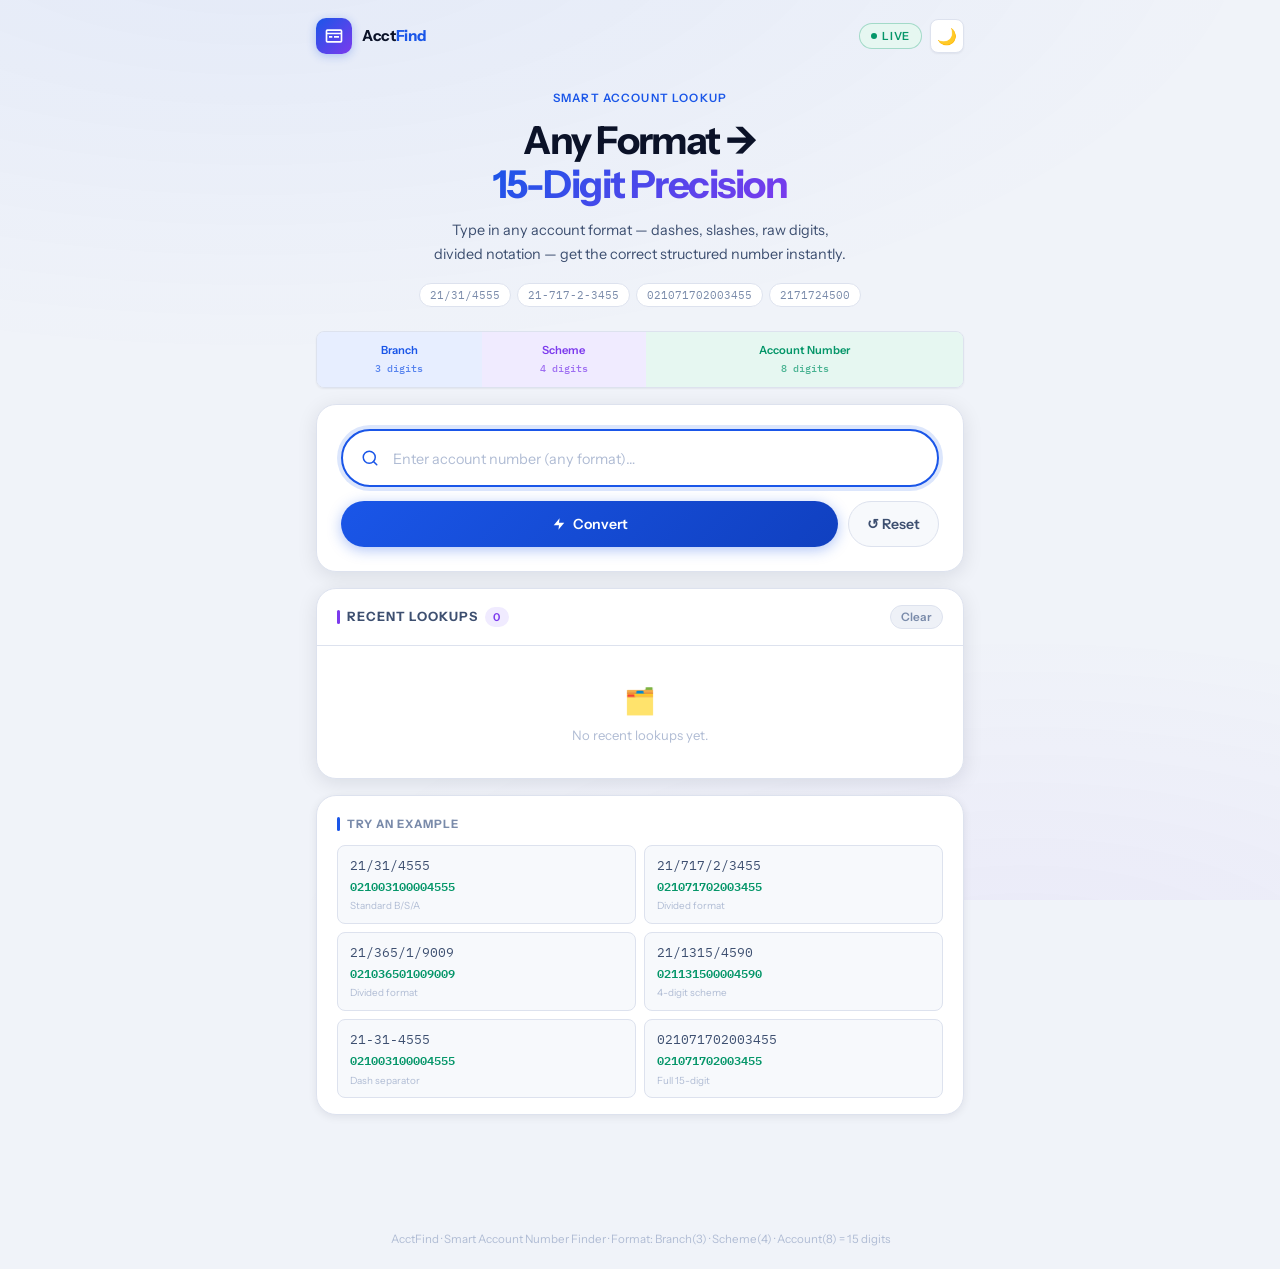
<file: extra/account-finder-final.html>
<!doctype html>
<html lang="en" data-theme="light">
  <head>
    <meta charset="UTF-8" />
    <meta name="viewport" content="width=device-width, initial-scale=1.0" />
    <title>AcctFind — Smart Account Number Finder</title>
    <link rel="preconnect" href="https://fonts.googleapis.com" />
    <link rel="preconnect" href="https://fonts.gstatic.com" crossorigin />
    <link
      href="https://fonts.googleapis.com/css2?family=IBM+Plex+Mono:wght@400;500;600&family=Instrument+Sans:wght@400;500;600;700&display=swap"
      rel="stylesheet"
    />
    <style>
      /* ═══════════════════════════════════════════
   DESIGN TOKENS
═══════════════════════════════════════════ */
      :root {
        --bg: #f0f3f9;
        --bg2: #e8ecf4;
        --surface: #ffffff;
        --surface2: #f7f9fc;
        --surface3: #eef1f7;
        --border: #dde2ee;
        --border2: #c8d0e4;
        --text1: #0b1228;
        --text2: #3d4f70;
        --text3: #7a8baa;
        --text4: #b0bcd4;
        --accent: #1a56e8;
        --accent-dim: #e7eeff;
        --accent-glow: rgba(26, 86, 232, 0.15);
        --accent-dark: #1040c0;
        --branch-c: #1a56e8;
        --branch-bg: #e7eeff;
        --scheme-c: #7c3aed;
        --scheme-bg: #f0ebff;
        --acct-c: #059669;
        --acct-bg: #e6f7f1;
        --err-c: #dc2626;
        --err-bg: #fff0f0;
        --warn-c: #d97706;
        --warn-bg: #fffbeb;
        --shadow-xs: 0 1px 2px rgba(11, 18, 40, 0.06);
        --shadow-sm: 0 2px 8px rgba(11, 18, 40, 0.08);
        --shadow-md: 0 4px 20px rgba(11, 18, 40, 0.1);
        --shadow-lg: 0 8px 40px rgba(11, 18, 40, 0.12);
        --radius-sm: 8px;
        --radius: 14px;
        --radius-lg: 20px;
        --radius-pill: 999px;
        --ease: cubic-bezier(0.4, 0, 0.2, 1);
        --t: 0.2s;
      }
      [data-theme="dark"] {
        --bg: #080d1c;
        --surface: #111827;
        --surface2: #1a2438;
        --surface3: #222f48;
        --border: #2a3a58;
        --border2: #364766;
        --text1: #e8edf8;
        --text2: #9aabcc;
        --text3: #5a6e94;
        --text4: #364766;
        --accent: #4f7ef8;
        --accent-dim: #151e38;
        --accent-glow: rgba(79, 126, 248, 0.18);
        --accent-dark: #6b94f8;
        --branch-c: #5b8df8;
        --branch-bg: #141e38;
        --scheme-c: #a78bfa;
        --scheme-bg: #1c1438;
        --acct-c: #34d399;
        --acct-bg: #0d2420;
        --err-c: #f87171;
        --err-bg: #1c0f0f;
        --warn-c: #fbbf24;
        --warn-bg: #1c1800;
        --shadow-xs: 0 1px 2px rgba(0, 0, 0, 0.3);
        --shadow-sm: 0 2px 8px rgba(0, 0, 0, 0.35);
        --shadow-md: 0 4px 20px rgba(0, 0, 0, 0.4);
        --shadow-lg: 0 8px 40px rgba(0, 0, 0, 0.45);
      }

      /* ═══════════════════════════════════════════ RESET */
      *,
      *::before,
      *::after {
        box-sizing: border-box;
        margin: 0;
        padding: 0;
      }
      html {
        scroll-behavior: smooth;
      }
      body {
        font-family: "Instrument Sans", sans-serif;
        background: var(--bg);
        color: var(--text1);
        min-height: 100vh;
        line-height: 1.5;
        transition:
          background var(--t) var(--ease),
          color var(--t) var(--ease);
        -webkit-font-smoothing: antialiased;
      }
      button {
        font-family: inherit;
        cursor: pointer;
        border: none;
        background: none;
      }
      input {
        font-family: inherit;
        border: none;
        outline: none;
        background: none;
      }
      ::selection {
        background: var(--accent);
        color: #fff;
      }
      ::-webkit-scrollbar {
        width: 5px;
      }
      ::-webkit-scrollbar-thumb {
        background: var(--border2);
        border-radius: 99px;
      }

      /* BG GLOW */
      body::before {
        content: "";
        position: fixed;
        inset: 0;
        background-image:
          radial-gradient(
            ellipse 80% 50% at 20% -10%,
            rgba(26, 86, 232, 0.06),
            transparent
          ),
          radial-gradient(
            ellipse 60% 40% at 80% 110%,
            rgba(124, 58, 237, 0.05),
            transparent
          );
        pointer-events: none;
        z-index: 0;
      }

      /* ═══════════════════════════════════════════ LAYOUT */
      .page {
        position: relative;
        z-index: 1;
        max-width: 680px;
        margin: 0 auto;
        padding: 0 16px 80px;
      }

      /* ═══════════════════════════════════════════ TOPBAR */
      .topbar {
        display: flex;
        align-items: center;
        justify-content: space-between;
        padding: 18px 0 10px;
      }
      .brand {
        display: flex;
        align-items: center;
        gap: 10px;
      }
      .brand-mark {
        width: 36px;
        height: 36px;
        border-radius: 10px;
        background: linear-gradient(135deg, var(--accent), var(--scheme-c));
        display: flex;
        align-items: center;
        justify-content: center;
        box-shadow: 0 2px 10px rgba(26, 86, 232, 0.3);
        flex-shrink: 0;
      }
      .brand-mark svg {
        width: 20px;
        height: 20px;
        fill: #fff;
      }
      .brand-name {
        font-weight: 700;
        font-size: 0.95rem;
        letter-spacing: -0.02em;
        color: var(--text1);
      }
      .brand-name em {
        color: var(--accent);
        font-style: normal;
      }
      .topbar-right {
        display: flex;
        align-items: center;
        gap: 8px;
      }
      .live-badge {
        display: inline-flex;
        align-items: center;
        gap: 5px;
        padding: 4px 11px;
        border-radius: var(--radius-pill);
        background: var(--acct-bg);
        color: var(--acct-c);
        font-size: 0.7rem;
        font-weight: 600;
        letter-spacing: 0.06em;
        border: 1px solid rgba(5, 150, 105, 0.3);
      }
      .live-dot {
        width: 6px;
        height: 6px;
        border-radius: 50%;
        background: var(--acct-c);
        animation: blink 1.6s ease infinite;
      }
      @keyframes blink {
        0%,
        100% {
          opacity: 1;
        }
        50% {
          opacity: 0.3;
        }
      }
      .theme-btn {
        width: 34px;
        height: 34px;
        border-radius: var(--radius-sm);
        background: var(--surface);
        border: 1.5px solid var(--border);
        display: flex;
        align-items: center;
        justify-content: center;
        font-size: 1rem;
        transition:
          border-color var(--t),
          box-shadow var(--t);
        box-shadow: var(--shadow-xs);
      }
      .theme-btn:hover {
        border-color: var(--accent);
        box-shadow: 0 0 0 3px var(--accent-glow);
      }

      /* ═══════════════════════════════════════════ HERO */
      .hero {
        padding: 20px 0 24px;
        text-align: center;
      }
      .hero-eyebrow {
        display: inline-block;
        font-size: 0.72rem;
        font-weight: 600;
        letter-spacing: 0.1em;
        text-transform: uppercase;
        color: var(--accent);
        margin-bottom: 12px;
      }
      .hero-title {
        font-size: clamp(1.7rem, 5.5vw, 2.4rem);
        font-weight: 700;
        letter-spacing: -0.04em;
        line-height: 1.15;
        color: var(--text1);
        margin-bottom: 10px;
      }
      .hero-title span {
        background: linear-gradient(135deg, var(--accent), var(--scheme-c));
        -webkit-background-clip: text;
        -webkit-text-fill-color: transparent;
        background-clip: text;
      }
      .hero-sub {
        font-size: 0.9rem;
        color: var(--text2);
        font-weight: 400;
        line-height: 1.7;
        max-width: 420px;
        margin: 0 auto 16px;
      }
      .format-pills {
        display: flex;
        flex-wrap: wrap;
        gap: 6px;
        justify-content: center;
      }
      .format-pill {
        font-family: "IBM Plex Mono", monospace;
        font-size: 0.7rem;
        padding: 3px 10px;
        border-radius: var(--radius-pill);
        background: var(--surface);
        border: 1.5px solid var(--border);
        color: var(--text3);
      }

      /* ═══════════════════════════════════════════ STRUCT BAR */
      .struct-bar {
        display: flex;
        border-radius: var(--radius-sm);
        overflow: hidden;
        border: 1.5px solid var(--border);
        margin-bottom: 16px;
        box-shadow: var(--shadow-xs);
      }
      .struct-seg {
        display: flex;
        flex-direction: column;
        align-items: center;
        justify-content: center;
        padding: 10px 6px;
        font-size: 0.7rem;
        font-weight: 600;
        text-align: center;
        flex: 1;
      }
      .struct-seg.branch {
        background: var(--branch-bg);
        color: var(--branch-c);
      }
      .struct-seg.scheme {
        background: var(--scheme-bg);
        color: var(--scheme-c);
      }
      .struct-seg.acct {
        background: var(--acct-bg);
        color: var(--acct-c);
        flex: 2;
      }
      .struct-val {
        font-family: "IBM Plex Mono", monospace;
        font-size: 0.65rem;
        font-weight: 500;
        opacity: 0.7;
        margin-top: 2px;
      }

      /* ═══════════════════════════════════════════ SEARCH CARD */
      .search-card {
        background: var(--surface);
        border: 1.5px solid var(--border);
        border-radius: var(--radius-lg);
        padding: 24px;
        box-shadow: var(--shadow-md);
        margin-bottom: 16px;
      }
      .searchbar {
        position: relative;
        border: 2px solid var(--border);
        border-radius: var(--radius-pill);
        background: var(--surface2);
        display: flex;
        align-items: center;
        transition:
          border-color var(--t),
          box-shadow var(--t),
          background var(--t);
        overflow: hidden;
      }
      .searchbar:focus-within {
        border-color: var(--accent);
        box-shadow: 0 0 0 4px var(--accent-glow);
        background: var(--surface);
      }
      .searchbar.has-error {
        border-color: var(--err-c);
        box-shadow: 0 0 0 4px rgba(220, 38, 38, 0.1);
      }
      .searchbar.has-ok {
        border-color: var(--acct-c);
        box-shadow: 0 0 0 4px rgba(5, 150, 105, 0.1);
      }

      .search-icon {
        flex-shrink: 0;
        padding: 0 14px 0 18px;
        color: var(--text3);
        display: flex;
        align-items: center;
        transition: color var(--t);
      }
      .searchbar:focus-within .search-icon {
        color: var(--accent);
      }
      .search-icon svg {
        width: 18px;
        height: 18px;
        fill: none;
        stroke: currentColor;
        stroke-width: 2;
        stroke-linecap: round;
        stroke-linejoin: round;
      }

      #acctInput {
        flex: 1;
        padding: 16px 0;
        font-family: "IBM Plex Mono", monospace;
        font-size: 1.05rem;
        font-weight: 500;
        color: var(--text1);
        background: transparent;
        letter-spacing: 0.04em;
      }
      #acctInput::placeholder {
        font-family: "Instrument Sans", sans-serif;
        font-size: 0.9rem;
        font-weight: 400;
        color: var(--text4);
        letter-spacing: 0;
      }
      .search-right {
        display: flex;
        align-items: center;
        gap: 4px;
        padding: 0 10px;
        flex-shrink: 0;
      }
      .digit-badge {
        font-family: "IBM Plex Mono", monospace;
        font-size: 0.68rem;
        font-weight: 600;
        padding: 2px 8px;
        border-radius: var(--radius-pill);
        background: var(--surface3);
        color: var(--text3);
        border: 1px solid var(--border);
        display: none;
      }
      .digit-badge.show {
        display: block;
      }
      .clear-btn {
        width: 28px;
        height: 28px;
        border-radius: 50%;
        display: none;
        align-items: center;
        justify-content: center;
        background: var(--surface3);
        color: var(--text3);
        font-size: 0.85rem;
        line-height: 1;
        border: 1px solid var(--border);
        transition:
          background var(--t),
          color var(--t),
          border-color var(--t);
      }
      .clear-btn.show {
        display: flex;
      }
      .clear-btn:hover {
        background: var(--err-bg);
        color: var(--err-c);
        border-color: var(--err-c);
      }

      /* detect row */
      .detect-row {
        display: none;
        align-items: center;
        gap: 8px;
        margin-top: 12px;
        padding: 10px 14px;
        background: var(--surface3);
        border-radius: var(--radius-sm);
        border: 1px solid var(--border);
        animation: fadeSlide 0.2s var(--ease);
      }
      .detect-row.show {
        display: flex;
      }
      .detect-icon {
        font-size: 0.9rem;
        flex-shrink: 0;
      }
      .detect-text {
        font-size: 0.78rem;
        color: var(--text2);
        flex: 1;
      }
      .detect-tag {
        font-family: "IBM Plex Mono", monospace;
        font-size: 0.7rem;
        font-weight: 600;
        padding: 2px 9px;
        border-radius: var(--radius-pill);
        background: var(--accent-dim);
        color: var(--accent);
        border: 1px solid rgba(26, 86, 232, 0.3);
        white-space: nowrap;
        flex-shrink: 0;
      }
      /* error row */
      .error-row {
        display: none;
        align-items: center;
        gap: 8px;
        margin-top: 10px;
        padding: 10px 14px;
        background: var(--err-bg);
        border-radius: var(--radius-sm);
        border: 1.5px solid rgba(220, 38, 38, 0.4);
        color: var(--err-c);
        font-size: 0.82rem;
        font-weight: 500;
        animation: fadeSlide 0.2s var(--ease);
      }
      .error-row.show {
        display: flex;
      }

      @keyframes fadeSlide {
        from {
          opacity: 0;
          transform: translateY(-6px);
        }
        to {
          opacity: 1;
          transform: translateY(0);
        }
      }

      /* btn row */
      .btn-row {
        display: flex;
        gap: 10px;
        margin-top: 14px;
      }
      .btn-convert {
        flex: 1;
        padding: 13px 20px;
        background: linear-gradient(135deg, var(--accent), var(--accent-dark));
        color: #fff;
        border-radius: var(--radius-pill);
        font-size: 0.88rem;
        font-weight: 600;
        display: flex;
        align-items: center;
        justify-content: center;
        gap: 7px;
        box-shadow: 0 3px 14px rgba(26, 86, 232, 0.35);
        transition:
          transform var(--t),
          box-shadow var(--t);
      }
      .btn-convert:hover {
        transform: translateY(-1px);
        box-shadow: 0 5px 22px rgba(26, 86, 232, 0.45);
      }
      .btn-convert:active {
        transform: translateY(0);
      }
      .btn-reset {
        padding: 13px 18px;
        background: var(--surface2);
        color: var(--text2);
        border-radius: var(--radius-pill);
        font-size: 0.88rem;
        font-weight: 600;
        border: 1.5px solid var(--border);
        display: flex;
        align-items: center;
        gap: 6px;
        transition: all var(--t);
      }
      .btn-reset:hover {
        background: var(--err-bg);
        color: var(--err-c);
        border-color: var(--err-c);
      }

      /* ═══════════════════════════════════════════ RESULT CARD */
      .result-card {
        background: var(--surface);
        border: 1.5px solid var(--border);
        border-radius: var(--radius-lg);
        padding: 24px;
        box-shadow: var(--shadow-md);
        margin-bottom: 16px;
        display: none;
        animation: fadeSlide 0.3s var(--ease);
      }
      .result-card.show {
        display: block;
      }

      .result-header {
        display: flex;
        align-items: center;
        justify-content: space-between;
        margin-bottom: 18px;
      }
      .result-label {
        font-size: 0.72rem;
        font-weight: 600;
        text-transform: uppercase;
        letter-spacing: 0.09em;
        color: var(--text3);
        display: flex;
        align-items: center;
        gap: 7px;
      }
      .result-label::before {
        content: "";
        width: 3px;
        height: 14px;
        border-radius: 2px;
        background: linear-gradient(to bottom, var(--acct-c), var(--accent));
      }
      .ok-badge {
        display: inline-flex;
        align-items: center;
        gap: 5px;
        padding: 3px 10px;
        border-radius: var(--radius-pill);
        background: var(--acct-bg);
        color: var(--acct-c);
        font-size: 0.7rem;
        font-weight: 600;
        border: 1px solid rgba(5, 150, 105, 0.35);
      }

      /* num display */
      .num-display {
        background: linear-gradient(135deg, var(--surface2), var(--surface3));
        border: 2px solid var(--acct-c);
        border-radius: var(--radius);
        padding: 20px 20px 16px;
        margin-bottom: 16px;
        text-align: center;
        position: relative;
        overflow: hidden;
      }
      .num-display::before {
        content: "";
        position: absolute;
        inset: 0;
        background: linear-gradient(
          135deg,
          rgba(26, 86, 232, 0.03),
          rgba(5, 150, 105, 0.04)
        );
        pointer-events: none;
      }
      .num-full {
        font-family: "IBM Plex Mono", monospace;
        font-size: clamp(1.4rem, 5.5vw, 2rem);
        font-weight: 600;
        letter-spacing: 0.08em;
        line-height: 1;
        margin-bottom: 14px;
        display: flex;
        align-items: center;
        justify-content: center;
        flex-wrap: wrap;
      }
      .ns-branch {
        color: var(--branch-c);
      }
      .ns-scheme {
        color: var(--scheme-c);
      }
      .ns-acct {
        color: var(--acct-c);
      }
      .ns-dot {
        color: var(--text4);
        font-size: 0.75em;
        margin: 0 4px;
        align-self: center;
      }
      .seg-legend {
        display: flex;
        justify-content: center;
        gap: 14px;
        flex-wrap: wrap;
      }
      .seg-l {
        display: flex;
        align-items: center;
        gap: 5px;
        font-size: 0.68rem;
        font-weight: 600;
        color: var(--text3);
      }
      .seg-dot-c {
        width: 7px;
        height: 7px;
        border-radius: 50%;
        flex-shrink: 0;
      }

      /* breakdown */
      .breakdown {
        display: grid;
        grid-template-columns: repeat(3, 1fr);
        gap: 10px;
        margin-bottom: 14px;
      }
      @media (max-width: 400px) {
        .breakdown {
          grid-template-columns: 1fr;
        }
        .bk-item {
          display: flex;
          align-items: center;
          gap: 10px;
          text-align: left;
          padding: 10px 14px;
        }
        .bk-lbl {
          margin-bottom: 0;
          min-width: 70px;
        }
        .bk-digits {
          margin-top: 0;
          margin-left: auto;
        }
      }
      .bk-item {
        border-radius: var(--radius-sm);
        padding: 12px 10px;
        text-align: center;
        border: 1.5px solid transparent;
        transition: transform var(--t);
      }
      .bk-item:hover {
        transform: translateY(-2px);
      }
      .bk-item.branch {
        background: var(--branch-bg);
        border-color: rgba(26, 86, 232, 0.2);
      }
      .bk-item.scheme {
        background: var(--scheme-bg);
        border-color: rgba(124, 58, 237, 0.2);
      }
      .bk-item.acct {
        background: var(--acct-bg);
        border-color: rgba(5, 150, 105, 0.2);
      }
      .bk-lbl {
        font-size: 0.63rem;
        font-weight: 700;
        text-transform: uppercase;
        letter-spacing: 0.08em;
        margin-bottom: 6px;
      }
      .bk-item.branch .bk-lbl {
        color: var(--branch-c);
      }
      .bk-item.scheme .bk-lbl {
        color: var(--scheme-c);
      }
      .bk-item.acct .bk-lbl {
        color: var(--acct-c);
      }
      .bk-val {
        font-family: "IBM Plex Mono", monospace;
        font-size: 1.05rem;
        font-weight: 600;
        letter-spacing: 0.06em;
      }
      .bk-item.branch .bk-val {
        color: var(--branch-c);
      }
      .bk-item.scheme .bk-val {
        color: var(--scheme-c);
      }
      .bk-item.acct .bk-val {
        color: var(--acct-c);
      }
      .bk-digits {
        font-size: 0.62rem;
        color: var(--text3);
        margin-top: 3px;
      }

      /* divided note */
      .divided-note {
        display: none;
        padding: 9px 13px;
        background: var(--warn-bg);
        border-radius: var(--radius-sm);
        border: 1px solid rgba(217, 119, 6, 0.35);
        font-size: 0.78rem;
        color: var(--warn-c);
        margin-bottom: 12px;
        font-weight: 500;
      }
      .divided-note.show {
        display: block;
      }

      /* copy button */
      .copy-btn {
        width: 100%;
        padding: 12px;
        border-radius: var(--radius-pill);
        background: var(--accent-dim);
        color: var(--accent);
        border: 1.5px solid rgba(26, 86, 232, 0.35);
        font-size: 0.86rem;
        font-weight: 600;
        display: flex;
        align-items: center;
        justify-content: center;
        gap: 7px;
        transition: all var(--t);
      }
      .copy-btn:hover {
        background: var(--accent);
        color: #fff;
        box-shadow: 0 3px 14px rgba(26, 86, 232, 0.3);
      }
      .copy-btn.copied {
        background: var(--acct-bg);
        color: var(--acct-c);
        border-color: var(--acct-c);
      }

      /* ═══════════════════════════════════════════ HISTORY CARD */
      .history-card {
        background: var(--surface);
        border: 1.5px solid var(--border);
        border-radius: var(--radius-lg);
        overflow: hidden;
        box-shadow: var(--shadow-md);
        margin-bottom: 16px;
      }
      .history-head {
        display: flex;
        align-items: center;
        justify-content: space-between;
        padding: 16px 20px;
        border-bottom: 1px solid var(--border);
      }
      .history-title {
        font-size: 0.8rem;
        font-weight: 700;
        text-transform: uppercase;
        letter-spacing: 0.08em;
        color: var(--text2);
        display: flex;
        align-items: center;
        gap: 7px;
      }
      .history-title::before {
        content: "";
        width: 3px;
        height: 14px;
        border-radius: 2px;
        background: var(--scheme-c);
      }
      .hist-count {
        font-size: 0.68rem;
        font-weight: 600;
        padding: 2px 8px;
        border-radius: var(--radius-pill);
        background: var(--scheme-bg);
        color: var(--scheme-c);
      }
      .hclear-btn {
        font-size: 0.73rem;
        font-weight: 600;
        color: var(--text3);
        padding: 4px 10px;
        border-radius: var(--radius-pill);
        border: 1px solid var(--border);
        background: var(--surface3);
        transition: all var(--t);
      }
      .hclear-btn:hover {
        color: var(--err-c);
        border-color: var(--err-c);
        background: var(--err-bg);
      }
      .history-body {
        padding: 8px 12px 4px;
      }
      .history-empty {
        padding: 28px;
        text-align: center;
        font-size: 0.82rem;
        color: var(--text4);
      }
      .history-empty span {
        display: block;
        font-size: 1.6rem;
        margin-bottom: 6px;
      }
      .h-item {
        display: flex;
        align-items: center;
        gap: 10px;
        padding: 10px 8px;
        border-radius: var(--radius-sm);
        cursor: pointer;
        transition:
          background var(--t),
          transform var(--t);
        border-bottom: 1px solid var(--border);
      }
      .h-item:last-child {
        border-bottom: none;
      }
      .h-item:hover {
        background: var(--surface2);
        transform: translateX(3px);
      }
      .h-input {
        font-family: "IBM Plex Mono", monospace;
        font-size: 0.8rem;
        color: var(--text2);
        flex: 1;
        min-width: 0;
        overflow: hidden;
        text-overflow: ellipsis;
        white-space: nowrap;
      }
      .h-arrow {
        color: var(--text4);
        font-size: 0.75rem;
        flex-shrink: 0;
      }
      .h-output {
        font-family: "IBM Plex Mono", monospace;
        font-size: 0.8rem;
        font-weight: 600;
        color: var(--acct-c);
        flex-shrink: 0;
      }
      .h-reuse {
        width: 24px;
        height: 24px;
        border-radius: 50%;
        flex-shrink: 0;
        display: flex;
        align-items: center;
        justify-content: center;
        background: var(--accent-dim);
        color: var(--accent);
        font-size: 0.7rem;
        transition: all var(--t);
      }
      .h-item:hover .h-reuse {
        background: var(--accent);
        color: #fff;
      }

      .history-footer {
        padding: 10px 20px 16px;
        display: flex;
        justify-content: center;
      }
      .show-all-btn {
        font-size: 0.78rem;
        font-weight: 600;
        color: var(--accent);
        padding: 7px 20px;
        border-radius: var(--radius-pill);
        border: 1.5px solid rgba(26, 86, 232, 0.35);
        background: var(--accent-dim);
        transition: all var(--t);
        display: flex;
        align-items: center;
        gap: 6px;
      }
      .show-all-btn:hover {
        background: var(--accent);
        color: #fff;
      }
      .chevron {
        transition: transform var(--t);
        display: inline-block;
        font-style: normal;
      }
      .show-all-btn.expanded .chevron {
        transform: rotate(180deg);
      }
      .history-all {
        max-height: 0;
        overflow: hidden;
        transition: max-height 0.35s var(--ease);
      }
      .history-all.open {
        max-height: 600px;
        border-top: 1px solid var(--border);
      }
      .history-all .history-body {
        padding: 6px 12px 8px;
      }

      /* ═══════════════════════════════════════════ EXAMPLES */
      .examples-card {
        background: var(--surface);
        border: 1.5px solid var(--border);
        border-radius: var(--radius-lg);
        padding: 20px 20px 16px;
        box-shadow: var(--shadow-sm);
        margin-bottom: 16px;
      }
      .ex-head {
        font-size: 0.72rem;
        font-weight: 700;
        text-transform: uppercase;
        letter-spacing: 0.09em;
        color: var(--text3);
        margin-bottom: 12px;
        display: flex;
        align-items: center;
        gap: 7px;
      }
      .ex-head::before {
        content: "";
        width: 3px;
        height: 14px;
        border-radius: 2px;
        background: var(--branch-c);
      }
      .ex-grid {
        display: grid;
        grid-template-columns: repeat(2, 1fr);
        gap: 8px;
      }
      @media (max-width: 380px) {
        .ex-grid {
          grid-template-columns: 1fr;
        }
      }
      .ex-item {
        padding: 10px 12px;
        background: var(--surface2);
        border: 1.5px solid var(--border);
        border-radius: var(--radius-sm);
        cursor: pointer;
        transition: all var(--t);
      }
      .ex-item:hover {
        border-color: var(--accent);
        background: var(--accent-dim);
        transform: translateY(-1px);
      }
      .ex-inp {
        font-family: "IBM Plex Mono", monospace;
        font-size: 0.79rem;
        color: var(--text2);
        margin-bottom: 3px;
      }
      .ex-out {
        font-family: "IBM Plex Mono", monospace;
        font-size: 0.72rem;
        font-weight: 600;
        color: var(--acct-c);
      }
      .ex-lbl {
        font-size: 0.62rem;
        color: var(--text4);
        margin-top: 3px;
      }

      footer {
        text-align: center;
        padding: 20px;
        font-size: 0.72rem;
        color: var(--text4);
        position: relative;
        z-index: 1;
      }
    </style>
  </head>
  <body>
    <div class="page">
      <!-- TOPBAR -->
      <div class="topbar">
        <div class="brand">
          <div class="brand-mark">
            <svg viewBox="0 0 24 24">
              <path
                d="M4 4h16a2 2 0 012 2v12a2 2 0 01-2 2H4a2 2 0 01-2-2V6a2 2 0 012-2zm0 2v2h16V6H4zm0 4v8h16v-8H4zm2 2h4v2H6v-2zm6 0h6v2h-6v-2z"
              />
            </svg>
          </div>
          <span class="brand-name">Acct<em>Find</em></span>
        </div>
        <div class="topbar-right">
          <div class="live-badge">
            <div class="live-dot"></div>
            LIVE
          </div>
          <button class="theme-btn" id="themeBtn" title="Toggle dark mode">
            🌙
          </button>
        </div>
      </div>

      <!-- HERO -->
      <div class="hero">
        <div class="hero-eyebrow">Smart Account Lookup</div>
        <h1 class="hero-title">
          Any Format →<br /><span>15-Digit Precision</span>
        </h1>
        <p class="hero-sub">
          Type in any account format — dashes, slashes, raw digits, divided
          notation — get the correct structured number instantly.
        </p>
        <div class="format-pills">
          <span class="format-pill">21/31/4555</span>
          <span class="format-pill">21-717-2-3455</span>
          <span class="format-pill">021071702003455</span>
          <span class="format-pill">2171724500</span>
        </div>
      </div>

      <!-- FORMAT DIAGRAM -->
      <div class="struct-bar">
        <div class="struct-seg branch">
          Branch<span class="struct-val">3 digits</span>
        </div>
        <div class="struct-seg scheme">
          Scheme<span class="struct-val">4 digits</span>
        </div>
        <div class="struct-seg acct">
          Account Number<span class="struct-val">8 digits</span>
        </div>
      </div>

      <!-- SEARCH CARD -->
      <div class="search-card">
        <div class="searchbar" id="searchbar">
          <div class="search-icon">
            <svg viewBox="0 0 24 24">
              <circle cx="11" cy="11" r="8" />
              <path d="M21 21l-4.35-4.35" />
            </svg>
          </div>
          <input
            type="text"
            id="acctInput"
            placeholder="Enter account number (any format)…"
            autocomplete="off"
            spellcheck="false"
            inputmode="text"
          />
          <div class="search-right">
            <span class="digit-badge" id="digitBadge"></span>
            <button class="clear-btn" id="clearBtn" title="Clear">✕</button>
          </div>
        </div>

        <div class="detect-row" id="detectRow">
          <span class="detect-icon" id="detectIcon">🔍</span>
          <span class="detect-text" id="detectText"></span>
          <span class="detect-tag" id="detectTag"></span>
        </div>

        <div class="error-row" id="errorRow">
          <span>⚠️</span><span id="errorText"></span>
        </div>

        <div class="btn-row">
          <button class="btn-convert" id="convertBtn">
            <svg width="14" height="14" viewBox="0 0 24 24" fill="currentColor">
              <path d="M13 2L3 14h9l-1 8 10-12h-9z" />
            </svg>
            Convert
          </button>
          <button class="btn-reset" id="resetBtn">↺ Reset</button>
        </div>
      </div>

      <!-- RESULT CARD -->
      <div class="result-card" id="resultCard">
        <div class="result-header">
          <div class="result-label">Structured Output</div>
          <div class="ok-badge">✓ 15 digits</div>
        </div>

        <div class="num-display">
          <div class="num-full" id="numFull"></div>
          <div class="seg-legend">
            <div class="seg-l">
              <div class="seg-dot-c" style="background: var(--branch-c)"></div>
              Branch (3)
            </div>
            <div class="seg-l">
              <div class="seg-dot-c" style="background: var(--scheme-c)"></div>
              Scheme (4)
            </div>
            <div class="seg-l">
              <div class="seg-dot-c" style="background: var(--acct-c)"></div>
              Account (8)
            </div>
          </div>
        </div>

        <div class="divided-note" id="dividedNote"></div>

        <div class="breakdown">
          <div class="bk-item branch">
            <div class="bk-lbl">Branch</div>
            <div class="bk-val" id="bkBranch">—</div>
            <div class="bk-digits">3 digits</div>
          </div>
          <div class="bk-item scheme">
            <div class="bk-lbl">Scheme</div>
            <div class="bk-val" id="bkScheme">—</div>
            <div class="bk-digits">4 digits</div>
          </div>
          <div class="bk-item acct">
            <div class="bk-lbl">Account</div>
            <div class="bk-val" id="bkAcct">—</div>
            <div class="bk-digits">8 digits</div>
          </div>
        </div>

        <button class="copy-btn" id="copyBtn">
          <span id="copyIcon">📋</span>
          <span id="copyLabel">Copy Full Account Number</span>
        </button>
      </div>

      <!-- HISTORY CARD -->
      <div class="history-card">
        <div class="history-head">
          <div class="history-title">
            Recent Lookups
            <span class="hist-count" id="histCount">0</span>
          </div>
          <button class="hclear-btn" id="hclearBtn">Clear</button>
        </div>
        <div class="history-body" id="histBody"></div>
        <div class="history-footer" id="histFooter" style="display: none">
          <button class="show-all-btn" id="showAllBtn">
            <span>View All History</span><em class="chevron">▾</em>
          </button>
        </div>
        <div class="history-all" id="histAll">
          <div class="history-body" id="histAllBody"></div>
        </div>
      </div>

      <!-- EXAMPLES -->
      <div class="examples-card">
        <div class="ex-head">Try an Example</div>
        <div class="ex-grid" id="exGrid"></div>
      </div>
    </div>
    <footer>
      AcctFind · Smart Account Number Finder · Format: Branch(3) · Scheme(4) ·
      Account(8) = 15 digits
    </footer>

    <script>
      /* ═══════════════════════════════════════════
   PARSING ENGINE
   ─────────────────────────────────────────
   Supported cases:
   A  15 digits  → already full, segment only
   B  8–14 raw   → first3+next4+rest (pad to 8)
   C  3 parts    → branch / scheme / account
   D  4 parts    → branch / scheme / sub(2) / main(6)
═══════════════════════════════════════════ */
      function pad(v, n) {
        return String(v).padStart(n, "0");
      }

      function parse(raw) {
        if (!raw || !raw.trim()) return null;
        if (/[a-zA-Z]/.test(raw))
          return {
            error: "Only digits and separators (/ - space) are allowed.",
          };

        const parts = raw
          .trim()
          .split(/[\s/\-]+/)
          .filter((p) => /^\d+$/.test(p) && p.length > 0);
        if (!parts.length) return { error: "No numeric parts found." };

        /* ── 1 part ── */
        if (parts.length === 1) {
          const d = parts[0];
          if (d.length === 15) {
            // CASE A
            return {
              branch: d.slice(0, 3),
              scheme: d.slice(3, 7),
              account: d.slice(7, 15),
              type: "15-Digit Full Number",
              typeKey: "full",
              full: d,
            };
          }
          if (d.length >= 8 && d.length <= 14) {
            // CASE B — smart split
            const branch = pad(d.slice(0, 3), 3);
            const scheme = pad(d.slice(3, 7), 4);
            const acctRaw = d.slice(7);
            if (acctRaw.length > 8)
              return {
                error: `Account part has ${acctRaw.length} digits after split (max 8). Check input.`,
              };
            const account = pad(acctRaw, 8);
            const full = branch + scheme + account;
            return {
              branch,
              scheme,
              account,
              type: "Raw Concatenated",
              typeKey: "raw",
              full,
            };
          }
          if (d.length < 8)
            return {
              error: `Only ${d.length} raw digits. Need at least 8, or use separators.`,
            };
          if (d.length > 15)
            return { error: `${d.length} digits is too long. Maximum is 15.` };
        }

        /* ── 2 parts ── */
        if (parts.length === 2) {
          const [p0, p1] = parts;
          if (p1.length >= 6) {
            const branch = pad(p0, 3);
            const scheme = pad(p1.slice(0, 4), 4);
            const acctRaw = p1.slice(4);
            if (acctRaw.length > 8)
              return { error: "Account part too long in 2-part input." };
            const account = pad(acctRaw, 8);
            const full = branch + scheme + account;
            if (full.length !== 15)
              return {
                error: "Could not form 15-digit number from 2-part input.",
              };
            return {
              branch,
              scheme,
              account,
              type: "Two-Part Auto-Split",
              typeKey: "two",
              full,
            };
          }
          return {
            error:
              "Two-part input ambiguous. Use: branch/scheme/account format.",
          };
        }

        /* ── 3 parts ── */
        if (parts.length === 3) {
          const [b, s, a] = parts;
          if (b.length > 3)
            return { error: `Branch "${b}" is ${b.length} digits (max 3).` };
          if (s.length > 4)
            return { error: `Scheme "${s}" is ${s.length} digits (max 4).` };
          if (a.length > 8)
            return { error: `Account "${a}" is ${a.length} digits (max 8).` };
          const branch = pad(b, 3),
            scheme = pad(s, 4),
            account = pad(a, 8);
          const full = branch + scheme + account;
          if (full.length !== 15)
            return { error: "Could not form 15-digit number." };
          return {
            branch,
            scheme,
            account,
            type: "Standard (B/S/A)",
            typeKey: "standard",
            full,
          };
        }

        /* ── 4 parts ── */
        if (parts.length === 4) {
          const [b, s, sub, main] = parts;
          if (b.length > 3) return { error: `Branch "${b}" too long (max 3).` };
          if (s.length > 4) return { error: `Scheme "${s}" too long (max 4).` };
          if (sub.length > 2)
            return { error: `Division "${sub}" too long (max 2 digits).` };
          if (main.length > 6)
            return { error: `Account main "${main}" too long (max 6 digits).` };
          const branch = pad(b, 3);
          const scheme = pad(s, 4);
          const subPad = pad(sub, 2);
          const mainPad = pad(main, 6);
          const account = subPad + mainPad; // 8 digits
          const full = branch + scheme + account;
          if (full.length !== 15)
            return { error: "Could not form 15-digit number." };
          return {
            branch,
            scheme,
            account,
            type: "Divided Format (B/S/D/N)",
            typeKey: "divided",
            full,
            sub: subPad,
            main: mainPad,
          };
        }

        return {
          error:
            "Too many parts. Use: branch/scheme/account or branch/scheme/division/number.",
        };
      }

      /* ═══════════════════════════════════════════
   DOM REFS
═══════════════════════════════════════════ */
      const $ = (id) => document.getElementById(id);
      const input = $("acctInput");
      const searchbar = $("searchbar");
      const clearBtn = $("clearBtn");
      const digitBadge = $("digitBadge");
      const detectRow = $("detectRow");
      const detectIcon = $("detectIcon");
      const detectText = $("detectText");
      const detectTag = $("detectTag");
      const errorRow = $("errorRow");
      const errorTxt = $("errorText");
      const resultCard = $("resultCard");
      const numFull = $("numFull");
      const bkBranch = $("bkBranch");
      const bkScheme = $("bkScheme");
      const bkAcct = $("bkAcct");
      const dividedNote = $("dividedNote");
      const copyBtn = $("copyBtn");
      const copyIcon = $("copyIcon");
      const copyLabel = $("copyLabel");
      const histBody = $("histBody");
      const histAllBody = $("histAllBody");
      const histCount = $("histCount");
      const histFooter = $("histFooter");
      const histAll = $("histAll");
      const showAllBtn = $("showAllBtn");
      const hclearBtn = $("hclearBtn");
      const exGrid = $("exGrid");
      const convertBtn = $("convertBtn");
      const resetBtn = $("resetBtn");
      const themeBtn = $("themeBtn");

      let currentResult = null;

      /* ═══════════════════════════════════════════
   HISTORY
═══════════════════════════════════════════ */
      const HIST_KEY = "acctfind_v3";
      const MAX_HIST = 10;
      const SHOW_INIT = 5;

      function loadHist() {
        try {
          return JSON.parse(localStorage.getItem(HIST_KEY) || "[]");
        } catch {
          return [];
        }
      }
      function saveHist(h) {
        try {
          localStorage.setItem(HIST_KEY, JSON.stringify(h));
        } catch {}
      }

      function addHist(inputVal, result) {
        let h = loadHist();
        h = h.filter((x) => x.input !== inputVal);
        h.unshift({
          input: inputVal,
          output: result.full,
          key: result.typeKey,
        });
        saveHist(h.slice(0, MAX_HIST));
        renderHist();
      }

      function makeHistItem(item) {
        const div = document.createElement("div");
        div.className = "h-item";
        div.innerHTML = `
    <span class="h-input">${item.input}</span>
    <span class="h-arrow">→</span>
    <span class="h-output">${item.output}</span>
    <span class="h-reuse" title="Reuse this">↗</span>`;
        div.addEventListener("click", () => {
          input.value = item.input;
          handleInput();
          doConvert();
        });
        return div;
      }

      function renderHist() {
        const h = loadHist();
        histCount.textContent = h.length;
        histBody.innerHTML = "";
        histAllBody.innerHTML = "";

        if (!h.length) {
          histBody.innerHTML =
            '<div class="history-empty"><span>🗂️</span>No recent lookups yet.</div>';
          histFooter.style.display = "none";
          return;
        }

        h.slice(0, SHOW_INIT).forEach((item) =>
          histBody.appendChild(makeHistItem(item)),
        );

        const rest = h.slice(SHOW_INIT);
        if (rest.length) {
          histFooter.style.display = "flex";
          rest.forEach((item) => histAllBody.appendChild(makeHistItem(item)));
        } else {
          histFooter.style.display = "none";
        }
      }

      showAllBtn.addEventListener("click", () => {
        const open = histAll.classList.toggle("open");
        showAllBtn.classList.toggle("expanded", open);
        showAllBtn.querySelector("span").textContent = open
          ? "Collapse"
          : "View All History";
      });
      hclearBtn.addEventListener("click", () => {
        saveHist([]);
        renderHist();
      });

      /* ═══════════════════════════════════════════
   UI
═══════════════════════════════════════════ */
      const TYPE_META = {
        full: {
          icon: "✅",
          text: "Recognized as complete 15-digit account number.",
          tag: "Full Number",
        },
        raw: {
          icon: "🔢",
          text: "Raw digits — smart split applied (3 + 4 + 8).",
          tag: "Raw Number",
        },
        standard: {
          icon: "📋",
          text: "Standard 3-part: Branch / Scheme / Account.",
          tag: "Standard",
        },
        divided: {
          icon: "✂️",
          text: "Divided account: Branch / Scheme / Sub / Main.",
          tag: "Divided Format",
        },
        two: {
          icon: "🔗",
          text: "Two-part input — scheme+account auto-split.",
          tag: "Two-Part",
        },
      };

      function showError(msg) {
        errorTxt.textContent = msg;
        errorRow.classList.add("show");
        searchbar.classList.add("has-error");
        searchbar.classList.remove("has-ok");
        detectRow.classList.remove("show");
      }
      function hideError() {
        errorRow.classList.remove("show");
        searchbar.classList.remove("has-error");
      }
      function hideResult() {
        resultCard.classList.remove("show");
        currentResult = null;
      }

      function showResult(result) {
        currentResult = result;
        numFull.innerHTML =
          `<span class="ns-branch">${result.branch}</span>` +
          `<span class="ns-dot">·</span>` +
          `<span class="ns-scheme">${result.scheme}</span>` +
          `<span class="ns-dot">·</span>` +
          `<span class="ns-acct">${result.account}</span>`;
        bkBranch.textContent = result.branch;
        bkScheme.textContent = result.scheme;
        bkAcct.textContent = result.account;

        if (result.typeKey === "divided") {
          dividedNote.textContent = `÷ Division sub-part [${result.sub}] + main [${result.main}] = account [${result.account}]`;
          dividedNote.classList.add("show");
        } else {
          dividedNote.classList.remove("show");
        }

        const meta = TYPE_META[result.typeKey] || {
          icon: "🔍",
          text: "Pattern detected.",
          tag: result.type,
        };
        detectIcon.textContent = meta.icon;
        detectText.textContent = meta.text;
        detectTag.textContent = meta.tag;
        detectRow.classList.add("show");

        searchbar.classList.add("has-ok");
        searchbar.classList.remove("has-error");
        hideError();

        copyBtn.classList.remove("copied");
        copyIcon.textContent = "📋";
        copyLabel.textContent = "Copy Full Account Number";

        resultCard.classList.add("show");
        setTimeout(
          () =>
            resultCard.scrollIntoView({ behavior: "smooth", block: "nearest" }),
          80,
        );
      }

      /* ═══════════════════════════════════════════
   INPUT HANDLING (live)
═══════════════════════════════════════════ */
      function handleInput() {
        const val = input.value.trim();
        clearBtn.classList.toggle("show", val.length > 0);
        const digits = val.replace(/\D/g, "");
        if (digits.length) {
          digitBadge.textContent = digits.length + "d";
          digitBadge.classList.add("show");
        } else {
          digitBadge.classList.remove("show");
        }

        if (!val) {
          hideError();
          detectRow.classList.remove("show");
          searchbar.classList.remove("has-ok", "has-error");
          hideResult();
          return;
        }

        const result = parse(val);
        if (!result) {
          hideError();
          detectRow.classList.remove("show");
          return;
        }

        if (result.error) {
          hideResult();
          detectRow.classList.remove("show");
          if (digits.length > 4) {
            showError(result.error);
          } else {
            hideError();
            searchbar.classList.remove("has-ok", "has-error");
          }
          return;
        }

        showResult(result);
      }

      /* ═══════════════════════════════════════════
   CONVERT (explicit)
═══════════════════════════════════════════ */
      function doConvert() {
        const val = input.value.trim();
        if (!val) {
          showError("Please enter an account number.");
          return;
        }
        const result = parse(val);
        if (!result || result.error) {
          showError((result && result.error) || "Could not parse input.");
          hideResult();
          return;
        }
        showResult(result);
        addHist(val, result);
      }

      convertBtn.addEventListener("click", doConvert);
      input.addEventListener("keydown", (e) => {
        if (e.key === "Enter") doConvert();
      });
      input.addEventListener("input", handleInput);
      clearBtn.addEventListener("click", () => {
        input.value = "";
        input.focus();
        handleInput();
      });
      resetBtn.addEventListener("click", () => {
        input.value = "";
        input.focus();
        handleInput();
        hideResult();
        hideError();
      });

      /* ═══════════════════════════════════════════
   COPY
═══════════════════════════════════════════ */
      function onCopied() {
        copyBtn.classList.add("copied");
        copyIcon.textContent = "✅";
        copyLabel.textContent = "Copied!";
        setTimeout(() => {
          copyBtn.classList.remove("copied");
          copyIcon.textContent = "📋";
          copyLabel.textContent = "Copy Full Account Number";
        }, 2200);
      }
      copyBtn.addEventListener("click", () => {
        if (!currentResult) return;
        const t = currentResult.full;
        if (navigator.clipboard)
          navigator.clipboard
            .writeText(t)
            .then(onCopied)
            .catch(() => fbCopy(t));
        else fbCopy(t);
      });
      function fbCopy(t) {
        const ta = document.createElement("textarea");
        ta.value = t;
        ta.style.cssText = "position:fixed;opacity:0";
        document.body.appendChild(ta);
        ta.select();
        try {
          document.execCommand("copy");
          onCopied();
        } catch {}
        document.body.removeChild(ta);
      }

      /* ═══════════════════════════════════════════
   EXAMPLES
═══════════════════════════════════════════ */
      const EXAMPLES = [
        { input: "21/31/4555", label: "Standard B/S/A" },
        { input: "21/717/2/3455", label: "Divided format" },
        { input: "21/365/1/9009", label: "Divided format" },
        { input: "21/1315/4590", label: "4-digit scheme" },
        { input: "21-31-4555", label: "Dash separator" },
        { input: "021071702003455", label: "Full 15-digit" },
      ];
      (function buildExamples() {
        exGrid.innerHTML = "";
        EXAMPLES.forEach((ex) => {
          const r = parse(ex.input);
          const div = document.createElement("div");
          div.className = "ex-item";
          div.innerHTML = `
      <div class="ex-inp">${ex.input}</div>
      <div class="ex-out">${r && !r.error ? r.full : "—"}</div>
      <div class="ex-lbl">${ex.label}</div>`;
          div.addEventListener("click", () => {
            input.value = ex.input;
            handleInput();
            doConvert();
            input.scrollIntoView({ behavior: "smooth", block: "center" });
          });
          exGrid.appendChild(div);
        });
      })();

      /* ═══════════════════════════════════════════
   DARK MODE
═══════════════════════════════════════════ */
      function applyTheme(dark) {
        document.documentElement.setAttribute(
          "data-theme",
          dark ? "dark" : "light",
        );
        themeBtn.textContent = dark ? "☀️" : "🌙";
        try {
          localStorage.setItem("acctfind_theme", dark ? "dark" : "light");
        } catch {}
      }
      themeBtn.addEventListener("click", () => {
        applyTheme(
          document.documentElement.getAttribute("data-theme") !== "dark",
        );
      });
      try {
        if (localStorage.getItem("acctfind_theme") === "dark") applyTheme(true);
      } catch {}

      /* INIT */
      renderHist();
      input.focus();
    </script>
  </body>
</html>
</file>
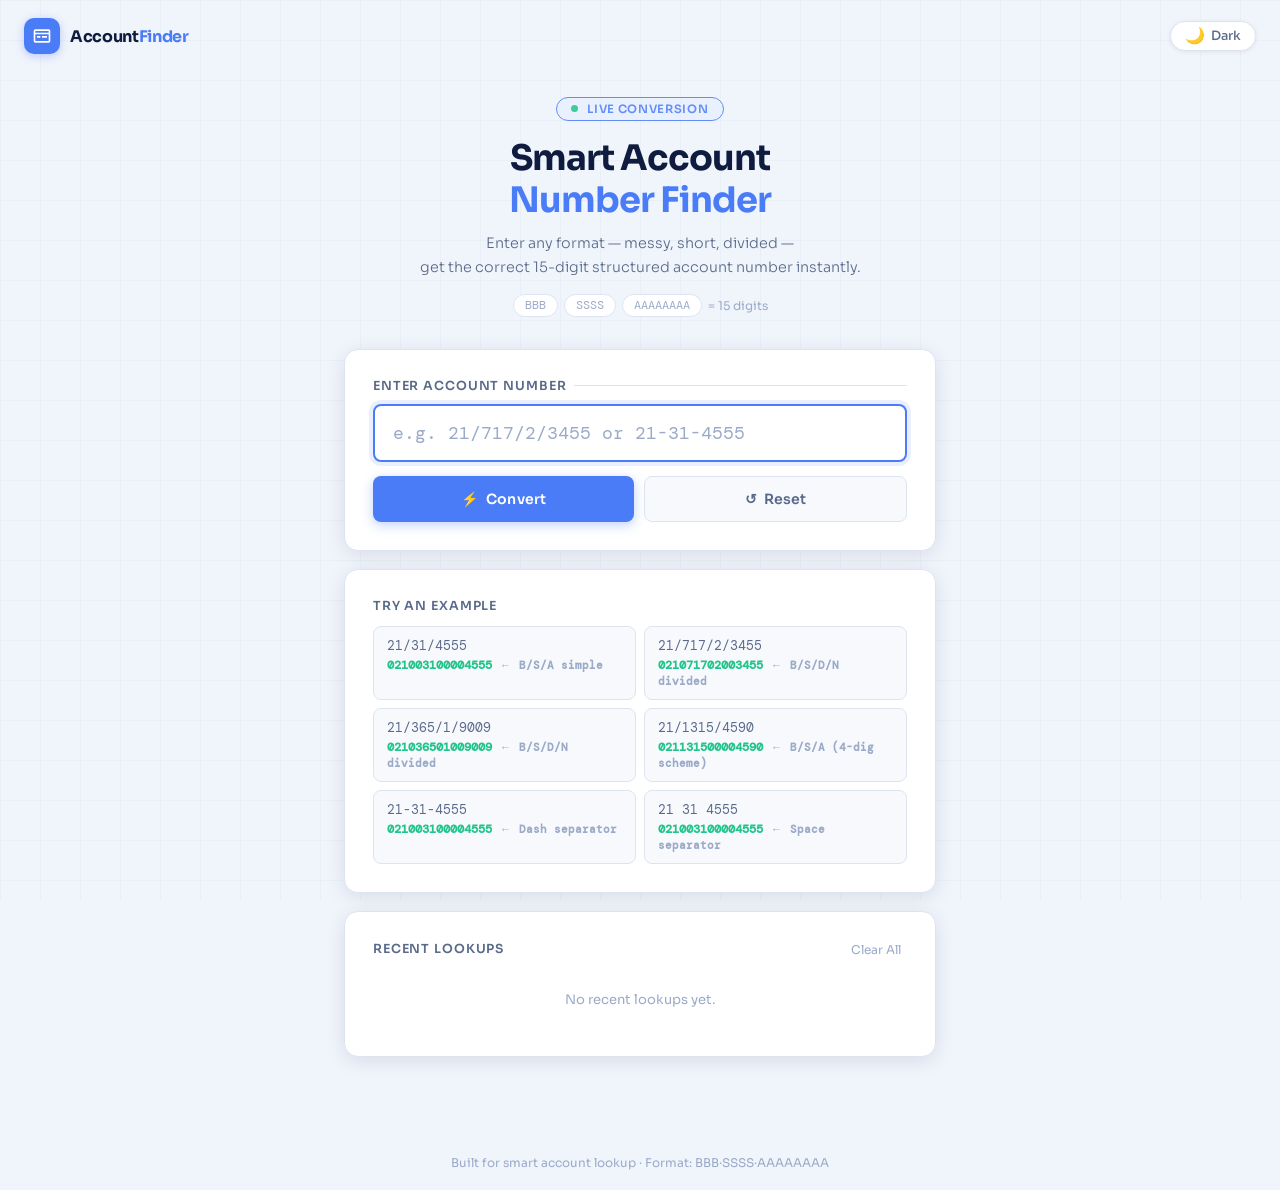
<file: extra/account-finder-temp.html>
<!doctype html>
<html lang="en">
  <head>
    <meta charset="UTF-8" />
    <meta name="viewport" content="width=device-width, initial-scale=1.0" />
    <title>Account Number Finder</title>
    <link
      href="https://fonts.googleapis.com/css2?family=DM+Mono:wght@400;500&family=Sora:wght@300;400;600;700&display=swap"
      rel="stylesheet"
    />
    <style>
      /* ===== CSS VARIABLES ===== */
      :root {
        --bg: #f0f4fb;
        --surface: #ffffff;
        --surface2: #f7f9fd;
        --border: #dde4f0;
        --border-focus: #4a7cf7;
        --text-primary: #0f1c3f;
        --text-secondary: #5a6a8a;
        --text-muted: #9aaac8;
        --accent: #4a7cf7;
        --accent-light: #e8effe;
        --accent-dark: #2f5de0;
        --success: #22c48a;
        --success-light: #e6fbf3;
        --error: #f7564a;
        --error-light: #fff0ef;
        --warning: #f7a14a;
        --warning-light: #fff7ed;
        --segment-branch: #4a7cf7;
        --segment-scheme: #9b5cf7;
        --segment-account: #22c48a;
        --shadow-sm: 0 1px 4px rgba(15, 28, 63, 0.08);
        --shadow-md: 0 4px 20px rgba(15, 28, 63, 0.1);
        --shadow-lg: 0 8px 40px rgba(15, 28, 63, 0.13);
        --radius: 14px;
        --radius-sm: 8px;
        --transition: 0.22s cubic-bezier(0.4, 0, 0.2, 1);
      }

      [data-theme="dark"] {
        --bg: #0d1526;
        --surface: #162040;
        --surface2: #1c2a50;
        --border: #243060;
        --border-focus: #4a7cf7;
        --text-primary: #e8effe;
        --text-secondary: #8aa0cc;
        --text-muted: #4a6090;
        --accent-light: #1a2a5a;
        --success-light: #0d2a20;
        --error-light: #2a100d;
        --warning-light: #2a1e0d;
        --shadow-sm: 0 1px 4px rgba(0, 0, 0, 0.3);
        --shadow-md: 0 4px 20px rgba(0, 0, 0, 0.35);
        --shadow-lg: 0 8px 40px rgba(0, 0, 0, 0.4);
      }

      /* ===== RESET & BASE ===== */
      *,
      *::before,
      *::after {
        box-sizing: border-box;
        margin: 0;
        padding: 0;
      }

      body {
        font-family: "Sora", sans-serif;
        background: var(--bg);
        color: var(--text-primary);
        min-height: 100vh;
        display: flex;
        flex-direction: column;
        align-items: center;
        transition:
          background var(--transition),
          color var(--transition);
      }

      /* ===== BACKGROUND GRID ===== */
      body::before {
        content: "";
        position: fixed;
        inset: 0;
        background-image:
          linear-gradient(var(--border) 1px, transparent 1px),
          linear-gradient(90deg, var(--border) 1px, transparent 1px);
        background-size: 40px 40px;
        opacity: 0.35;
        pointer-events: none;
        z-index: 0;
      }

      /* ===== HEADER ===== */
      header {
        width: 100%;
        padding: 18px 24px;
        display: flex;
        justify-content: space-between;
        align-items: center;
        position: relative;
        z-index: 10;
      }

      .logo {
        display: flex;
        align-items: center;
        gap: 10px;
      }

      .logo-icon {
        width: 36px;
        height: 36px;
        background: var(--accent);
        border-radius: 10px;
        display: flex;
        align-items: center;
        justify-content: center;
        box-shadow: 0 2px 8px rgba(74, 124, 247, 0.35);
      }

      .logo-icon svg {
        width: 20px;
        height: 20px;
        fill: white;
      }

      .logo-text {
        font-weight: 700;
        font-size: 1rem;
        letter-spacing: -0.02em;
        color: var(--text-primary);
      }

      .logo-text span {
        color: var(--accent);
      }

      /* ===== DARK MODE TOGGLE ===== */
      .theme-toggle {
        background: var(--surface);
        border: 1.5px solid var(--border);
        border-radius: 999px;
        cursor: pointer;
        display: flex;
        align-items: center;
        gap: 6px;
        padding: 6px 14px;
        font-size: 0.8rem;
        font-family: "Sora", sans-serif;
        font-weight: 500;
        color: var(--text-secondary);
        transition: all var(--transition);
        box-shadow: var(--shadow-sm);
      }

      .theme-toggle:hover {
        border-color: var(--accent);
        color: var(--accent);
        box-shadow: var(--shadow-md);
      }

      .theme-icon {
        font-size: 1rem;
        line-height: 1;
      }

      /* ===== MAIN LAYOUT ===== */
      main {
        width: 100%;
        max-width: 640px;
        padding: 0 16px 60px;
        position: relative;
        z-index: 1;
      }

      /* ===== HERO SECTION ===== */
      .hero {
        text-align: center;
        padding: 24px 0 32px;
      }

      .hero-badge {
        display: inline-flex;
        align-items: center;
        gap: 6px;
        background: var(--accent-light);
        color: var(--accent);
        border: 1.5px solid var(--accent);
        border-radius: 999px;
        padding: 4px 14px;
        font-size: 0.72rem;
        font-weight: 600;
        letter-spacing: 0.06em;
        text-transform: uppercase;
        margin-bottom: 16px;
        opacity: 0.85;
      }

      .hero h1 {
        font-size: clamp(1.6rem, 5vw, 2.2rem);
        font-weight: 700;
        letter-spacing: -0.03em;
        line-height: 1.2;
        margin-bottom: 10px;
      }

      .hero h1 span {
        color: var(--accent);
      }

      .hero p {
        font-size: 0.9rem;
        color: var(--text-secondary);
        font-weight: 300;
        line-height: 1.7;
      }

      /* ===== FORMAT INDICATOR ===== */
      .format-bar {
        display: flex;
        align-items: center;
        justify-content: center;
        gap: 6px;
        margin-top: 14px;
        flex-wrap: wrap;
      }

      .format-chip {
        background: var(--surface);
        border: 1.5px solid var(--border);
        border-radius: 999px;
        padding: 3px 11px;
        font-size: 0.72rem;
        color: var(--text-muted);
        font-family: "DM Mono", monospace;
      }

      /* ===== CARD ===== */
      .card {
        background: var(--surface);
        border: 1.5px solid var(--border);
        border-radius: var(--radius);
        padding: 28px;
        box-shadow: var(--shadow-md);
        margin-bottom: 18px;
        transition:
          background var(--transition),
          border-color var(--transition);
      }

      /* ===== INPUT SECTION ===== */
      .input-label {
        font-size: 0.78rem;
        font-weight: 600;
        color: var(--text-secondary);
        text-transform: uppercase;
        letter-spacing: 0.07em;
        margin-bottom: 10px;
        display: flex;
        align-items: center;
        gap: 8px;
      }

      .input-label::after {
        content: "";
        flex: 1;
        height: 1px;
        background: var(--border);
      }

      .input-wrapper {
        position: relative;
        margin-bottom: 14px;
      }

      #accountInput {
        width: 100%;
        background: var(--surface2);
        border: 2px solid var(--border);
        border-radius: var(--radius-sm);
        padding: 16px 50px 16px 18px;
        font-size: 1.1rem;
        font-family: "DM Mono", monospace;
        font-weight: 500;
        color: var(--text-primary);
        outline: none;
        transition:
          border-color var(--transition),
          box-shadow var(--transition),
          background var(--transition);
        letter-spacing: 0.04em;
      }

      #accountInput::placeholder {
        color: var(--text-muted);
        font-weight: 400;
        letter-spacing: 0;
      }

      #accountInput:focus {
        border-color: var(--border-focus);
        box-shadow: 0 0 0 4px rgba(74, 124, 247, 0.12);
        background: var(--surface);
      }

      #accountInput.has-error {
        border-color: var(--error);
        box-shadow: 0 0 0 4px rgba(247, 86, 74, 0.1);
      }

      #accountInput.has-success {
        border-color: var(--success);
        box-shadow: 0 0 0 4px rgba(34, 196, 138, 0.1);
      }

      .input-clear {
        position: absolute;
        right: 14px;
        top: 50%;
        transform: translateY(-50%);
        background: none;
        border: none;
        cursor: pointer;
        color: var(--text-muted);
        font-size: 1.1rem;
        padding: 4px;
        line-height: 1;
        border-radius: 50%;
        display: none;
        transition:
          color var(--transition),
          background var(--transition);
      }

      .input-clear:hover {
        color: var(--error);
        background: var(--error-light);
      }

      /* ===== DETECTED FORMAT TAG ===== */
      .detected-format {
        display: none;
        align-items: center;
        gap: 6px;
        font-size: 0.76rem;
        color: var(--text-secondary);
        margin-bottom: 14px;
        padding: 6px 12px;
        background: var(--surface2);
        border-radius: var(--radius-sm);
        border: 1px solid var(--border);
      }

      .detected-format.visible {
        display: flex;
      }

      .detected-format .tag {
        font-family: "DM Mono", monospace;
        font-weight: 500;
        color: var(--accent);
        background: var(--accent-light);
        border-radius: 4px;
        padding: 1px 7px;
        font-size: 0.73rem;
      }

      /* ===== BUTTONS ===== */
      .btn-row {
        display: flex;
        gap: 10px;
      }

      .btn {
        flex: 1;
        padding: 13px 18px;
        border-radius: var(--radius-sm);
        font-size: 0.88rem;
        font-weight: 600;
        font-family: "Sora", sans-serif;
        cursor: pointer;
        border: none;
        transition: all var(--transition);
        display: flex;
        align-items: center;
        justify-content: center;
        gap: 7px;
        letter-spacing: 0.01em;
      }

      .btn-primary {
        background: var(--accent);
        color: white;
        box-shadow: 0 3px 12px rgba(74, 124, 247, 0.35);
      }

      .btn-primary:hover {
        background: var(--accent-dark);
        box-shadow: 0 5px 20px rgba(74, 124, 247, 0.45);
        transform: translateY(-1px);
      }

      .btn-primary:active {
        transform: translateY(0);
      }

      .btn-ghost {
        background: var(--surface2);
        color: var(--text-secondary);
        border: 1.5px solid var(--border);
      }

      .btn-ghost:hover {
        background: var(--error-light);
        color: var(--error);
        border-color: var(--error);
      }

      /* ===== RESULT SECTION ===== */
      .result-section {
        display: none;
        animation: slideIn 0.3s cubic-bezier(0.4, 0, 0.2, 1);
      }

      .result-section.visible {
        display: block;
      }

      @keyframes slideIn {
        from {
          opacity: 0;
          transform: translateY(-10px);
        }
        to {
          opacity: 1;
          transform: translateY(0);
        }
      }

      .result-label {
        font-size: 0.78rem;
        font-weight: 600;
        color: var(--text-secondary);
        text-transform: uppercase;
        letter-spacing: 0.07em;
        margin-bottom: 12px;
        display: flex;
        align-items: center;
        gap: 8px;
      }

      .result-label::after {
        content: "";
        flex: 1;
        height: 1px;
        background: var(--border);
      }

      /* ===== NUMBER DISPLAY ===== */
      .number-display {
        background: var(--success-light);
        border: 2px solid var(--success);
        border-radius: var(--radius-sm);
        padding: 20px 20px 16px;
        margin-bottom: 12px;
      }

      .number-full {
        font-family: "DM Mono", monospace;
        font-size: clamp(1.4rem, 5vw, 1.9rem);
        font-weight: 500;
        color: var(--text-primary);
        letter-spacing: 0.06em;
        word-break: break-all;
        margin-bottom: 12px;
        text-align: center;
      }

      .number-full .seg {
        display: inline-block;
        position: relative;
        padding: 0 1px;
        border-radius: 3px;
        transition: all 0.15s;
      }

      .number-full .seg-branch {
        color: var(--segment-branch);
      }
      .number-full .seg-scheme {
        color: var(--segment-scheme);
      }
      .number-full .seg-account {
        color: var(--segment-account);
      }

      .seg-divider {
        color: var(--text-muted);
        margin: 0 1px;
        font-size: 0.9em;
      }

      /* ===== SEGMENT LEGEND ===== */
      .segment-legend {
        display: flex;
        gap: 10px;
        justify-content: center;
        flex-wrap: wrap;
      }

      .seg-tag {
        display: flex;
        align-items: center;
        gap: 5px;
        font-size: 0.72rem;
        color: var(--text-secondary);
        font-weight: 500;
      }

      .seg-dot {
        width: 8px;
        height: 8px;
        border-radius: 50%;
      }

      .seg-dot.branch {
        background: var(--segment-branch);
      }
      .seg-dot.scheme {
        background: var(--segment-scheme);
      }
      .seg-dot.account {
        background: var(--segment-account);
      }

      /* ===== BREAKDOWN ===== */
      .breakdown {
        display: grid;
        grid-template-columns: repeat(3, 1fr);
        gap: 10px;
        margin-bottom: 12px;
      }

      .breakdown-item {
        background: var(--surface2);
        border: 1.5px solid var(--border);
        border-radius: var(--radius-sm);
        padding: 12px 10px;
        text-align: center;
      }

      .breakdown-item .bi-label {
        font-size: 0.67rem;
        font-weight: 600;
        text-transform: uppercase;
        letter-spacing: 0.07em;
        color: var(--text-muted);
        margin-bottom: 5px;
      }

      .breakdown-item .bi-val {
        font-family: "DM Mono", monospace;
        font-size: 1rem;
        font-weight: 500;
        letter-spacing: 0.05em;
      }

      .breakdown-item.branch .bi-val {
        color: var(--segment-branch);
      }
      .breakdown-item.scheme .bi-val {
        color: var(--segment-scheme);
      }
      .breakdown-item.account .bi-val {
        color: var(--segment-account);
      }

      .breakdown-item .bi-digits {
        font-size: 0.65rem;
        color: var(--text-muted);
        margin-top: 3px;
      }

      /* ===== COPY BUTTON ===== */
      .copy-btn {
        width: 100%;
        padding: 12px;
        border-radius: var(--radius-sm);
        background: var(--accent-light);
        color: var(--accent);
        border: 1.5px solid var(--accent);
        font-size: 0.88rem;
        font-weight: 600;
        font-family: "Sora", sans-serif;
        cursor: pointer;
        transition: all var(--transition);
        display: flex;
        align-items: center;
        justify-content: center;
        gap: 7px;
      }

      .copy-btn:hover {
        background: var(--accent);
        color: white;
        box-shadow: 0 3px 12px rgba(74, 124, 247, 0.3);
      }

      .copy-btn.copied {
        background: var(--success);
        color: white;
        border-color: var(--success);
      }

      /* ===== ERROR MESSAGE ===== */
      .error-msg {
        display: none;
        background: var(--error-light);
        border: 1.5px solid var(--error);
        border-radius: var(--radius-sm);
        padding: 12px 16px;
        color: var(--error);
        font-size: 0.85rem;
        font-weight: 500;
        align-items: center;
        gap: 8px;
        animation: slideIn 0.25s ease;
        margin-top: 12px;
      }

      .error-msg.visible {
        display: flex;
      }

      /* ===== HISTORY SECTION ===== */
      .history-section {
        margin-top: 0;
      }

      .history-header {
        display: flex;
        justify-content: space-between;
        align-items: center;
        margin-bottom: 12px;
      }

      .history-title {
        font-size: 0.78rem;
        font-weight: 600;
        color: var(--text-secondary);
        text-transform: uppercase;
        letter-spacing: 0.07em;
      }

      .history-clear-btn {
        background: none;
        border: none;
        font-size: 0.75rem;
        color: var(--text-muted);
        cursor: pointer;
        font-family: "Sora", sans-serif;
        transition: color var(--transition);
        padding: 2px 6px;
      }

      .history-clear-btn:hover {
        color: var(--error);
      }

      .history-list {
        display: flex;
        flex-direction: column;
        gap: 8px;
      }

      .history-item {
        display: flex;
        align-items: center;
        justify-content: space-between;
        padding: 10px 14px;
        background: var(--surface2);
        border: 1.5px solid var(--border);
        border-radius: var(--radius-sm);
        cursor: pointer;
        transition: all var(--transition);
        gap: 10px;
      }

      .history-item:hover {
        border-color: var(--accent);
        background: var(--accent-light);
      }

      .history-input {
        font-family: "DM Mono", monospace;
        font-size: 0.82rem;
        color: var(--text-secondary);
        flex: 1;
        min-width: 0;
        overflow: hidden;
        text-overflow: ellipsis;
        white-space: nowrap;
      }

      .history-arrow {
        color: var(--text-muted);
        font-size: 0.9rem;
        flex-shrink: 0;
      }

      .history-output {
        font-family: "DM Mono", monospace;
        font-size: 0.82rem;
        color: var(--success);
        font-weight: 500;
        flex-shrink: 0;
      }

      /* ===== EMPTY STATE ===== */
      .empty-history {
        text-align: center;
        padding: 20px;
        color: var(--text-muted);
        font-size: 0.82rem;
      }

      /* ===== FORMAT EXAMPLES ===== */
      .examples-section {
        margin-top: 0;
      }

      .examples-grid {
        display: grid;
        grid-template-columns: 1fr 1fr;
        gap: 8px;
      }

      @media (max-width: 420px) {
        .examples-grid {
          grid-template-columns: 1fr;
        }
      }

      .example-item {
        padding: 10px 13px;
        background: var(--surface2);
        border: 1.5px solid var(--border);
        border-radius: var(--radius-sm);
        cursor: pointer;
        transition: all var(--transition);
      }

      .example-item:hover {
        border-color: var(--accent);
        background: var(--accent-light);
        transform: translateX(2px);
      }

      .ex-input {
        font-family: "DM Mono", monospace;
        font-size: 0.8rem;
        color: var(--text-secondary);
        margin-bottom: 3px;
      }

      .ex-output {
        font-family: "DM Mono", monospace;
        font-size: 0.75rem;
        color: var(--success);
        font-weight: 600;
      }

      .ex-arrow {
        color: var(--text-muted);
        font-size: 0.7rem;
        margin: 0 3px;
      }

      /* ===== FOOTER ===== */
      footer {
        padding: 20px;
        text-align: center;
        font-size: 0.75rem;
        color: var(--text-muted);
        position: relative;
        z-index: 1;
      }

      /* ===== PULSE ANIMATION for live ===== */
      .live-dot {
        display: inline-block;
        width: 7px;
        height: 7px;
        background: var(--success);
        border-radius: 50%;
        animation: pulse 1.5s infinite;
      }

      @keyframes pulse {
        0%,
        100% {
          opacity: 1;
          transform: scale(1);
        }
        50% {
          opacity: 0.5;
          transform: scale(0.8);
        }
      }

      /* ===== DIGIT COUNT BADGE ===== */
      .digit-count {
        font-size: 0.7rem;
        font-family: "DM Mono", monospace;
        color: var(--text-muted);
        position: absolute;
        right: 44px;
        top: 50%;
        transform: translateY(-50%);
        pointer-events: none;
      }

      /* ===== RESPONSIVE TWEAKS ===== */
      @media (max-width: 500px) {
        .card {
          padding: 20px 16px;
        }
        .btn-row {
          flex-direction: column;
        }
        .breakdown {
          grid-template-columns: 1fr;
        }
        .breakdown-item {
          display: flex;
          align-items: center;
          gap: 10px;
          text-align: left;
          padding: 10px 14px;
        }
        .breakdown-item .bi-label {
          margin-bottom: 0;
          min-width: 80px;
        }
        .breakdown-item .bi-digits {
          margin-top: 0;
          margin-left: auto;
        }
      }

      @media (min-width: 600px) {
        main {
          padding: 0 24px 60px;
        }
        .number-full {
          letter-spacing: 0.1em;
        }
      }
    </style>
  </head>
  <body>
    <!-- HEADER -->
    <header>
      <div class="logo">
        <div class="logo-icon">
          <svg viewBox="0 0 24 24">
            <path
              d="M4 4h16a2 2 0 012 2v12a2 2 0 01-2 2H4a2 2 0 01-2-2V6a2 2 0 012-2zm0 2v2h16V6H4zm0 4v8h16v-8H4zm2 2h4v2H6v-2zm6 0h6v2h-6v-2z"
            />
          </svg>
        </div>
        <div class="logo-text">Account<span>Finder</span></div>
      </div>
      <button class="theme-toggle" id="themeToggle">
        <span class="theme-icon" id="themeIcon">🌙</span>
        <span id="themeLabel">Dark</span>
      </button>
    </header>

    <!-- MAIN -->
    <main>
      <!-- HERO -->
      <div class="hero">
        <div class="hero-badge">
          <span class="live-dot"></span>&nbsp;Live Conversion
        </div>
        <h1>Smart Account<br /><span>Number Finder</span></h1>
        <p>
          Enter any format — messy, short, divided —<br />get the correct
          15-digit structured account number instantly.
        </p>
        <div class="format-bar">
          <span class="format-chip">BBB</span>
          <span class="format-chip">SSSS</span>
          <span class="format-chip">AAAAAAAA</span>
          <span style="font-size: 0.75rem; color: var(--text-muted)"
            >= 15 digits</span
          >
        </div>
      </div>

      <!-- INPUT CARD -->
      <div class="card">
        <div class="input-label">Enter Account Number</div>

        <div class="input-wrapper">
          <input
            type="text"
            id="accountInput"
            placeholder="e.g. 21/717/2/3455 or 21-31-4555"
            autocomplete="off"
            spellcheck="false"
          />
          <span class="digit-count" id="digitCount"></span>
          <button class="input-clear" id="clearBtn" title="Clear input">
            ✕
          </button>
        </div>

        <!-- Detected format -->
        <div class="detected-format" id="detectedFormat">
          <span>🔍 Detected:</span>
          <span class="tag" id="detectedTag"></span>
          <span id="detectedDesc"></span>
        </div>

        <!-- Error -->
        <div class="error-msg" id="errorMsg">
          <span>⚠️</span>
          <span id="errorText"></span>
        </div>

        <div class="btn-row">
          <button class="btn btn-primary" id="convertBtn">
            <span>⚡</span> Convert
          </button>
          <button class="btn btn-ghost" id="resetBtn">
            <span>↺</span> Reset
          </button>
        </div>
      </div>

      <!-- RESULT CARD -->
      <div class="card result-section" id="resultSection">
        <div class="result-label">✅ Result</div>

        <!-- Full number display -->
        <div class="number-display">
          <div class="number-full" id="numberDisplay"></div>
          <div class="segment-legend">
            <div class="seg-tag">
              <div class="seg-dot branch"></div>
              Branch (3)
            </div>
            <div class="seg-tag">
              <div class="seg-dot scheme"></div>
              Scheme (4)
            </div>
            <div class="seg-tag">
              <div class="seg-dot account"></div>
              Account (8)
            </div>
          </div>
        </div>

        <!-- Breakdown -->
        <div class="breakdown" id="breakdown">
          <div class="breakdown-item branch">
            <div class="bi-label">Branch Code</div>
            <div class="bi-val" id="branchVal">—</div>
            <div class="bi-digits">3 digits</div>
          </div>
          <div class="breakdown-item scheme">
            <div class="bi-label">Scheme Code</div>
            <div class="bi-val" id="schemeVal">—</div>
            <div class="bi-digits">4 digits</div>
          </div>
          <div class="breakdown-item account">
            <div class="bi-label">Account No.</div>
            <div class="bi-val" id="accountVal">—</div>
            <div class="bi-digits">8 digits</div>
          </div>
        </div>

        <!-- Copy -->
        <button class="copy-btn" id="copyBtn">
          <span id="copyIcon">📋</span>
          <span id="copyText">Copy Full Account Number</span>
        </button>
      </div>

      <!-- EXAMPLES CARD -->
      <div class="card examples-section">
        <div class="history-header">
          <div class="history-title">Try an Example</div>
        </div>
        <div class="examples-grid" id="examplesGrid"></div>
      </div>

      <!-- HISTORY CARD -->
      <div class="card history-section">
        <div class="history-header">
          <div class="history-title">Recent Lookups</div>
          <button class="history-clear-btn" id="historyClearBtn">
            Clear All
          </button>
        </div>
        <div class="history-list" id="historyList"></div>
      </div>
    </main>

    <footer>Built for smart account lookup · Format: BBB·SSSS·AAAAAAAA</footer>

    <script>
      /* ================================================
       ACCOUNT NUMBER FINDER — CORE LOGIC
       ================================================
       Format: [Branch:3] [Scheme:4] [Account:8] = 15 digits

       Input patterns handled:
         A) B/S/A       → 21/31/4555
         B) B/S/A       → 21/1315/4590
         C) B/S/D/N     → 21/717/2/3455  (divided account)
         D) B/S/D/N     → 21/365/1/9009
         E) Raw concat  → 21314555
    ================================================ */

      /**
       * Pad a string/number to N digits with leading zeros.
       */
      function padLeft(val, length) {
        return String(val).padStart(length, "0");
      }

      /**
       * Parse a raw input string into { branch, scheme, account }.
       * Returns null if parsing fails.
       */
      function parseAccountInput(raw) {
        if (!raw || !raw.trim()) return null;

        // Remove all whitespace
        const cleaned = raw.trim().replace(/\s+/g, " ");

        // Split on separators: / - space  (keep numbers only as parts)
        const parts = cleaned
          .split(/[\s\/\-]+/)
          .filter((p) => p !== "" && /^\d+$/.test(p));

        if (parts.length === 0) return null;

        // Validate: each part must be numeric
        for (const p of parts) {
          if (!/^\d+$/.test(p)) return null;
        }

        let branch, scheme, acctRaw, subPart, mainPart;
        let detectedType = "";

        if (parts.length === 1) {
          // Single block: try to decode as concatenated 15-digit or raw account
          const total = parts[0];
          if (total.length === 15) {
            // Already full 15-digit
            branch = total.substring(0, 3);
            scheme = total.substring(3, 7);
            acctRaw = total.substring(7, 15);
            detectedType = "15-digit full number";
          } else if (total.length >= 3) {
            // Try to extract branch(≤3) + scheme(≤4) + account from concat
            // Heuristic: first 1–3 digits = branch, next 2–4 = scheme, rest = account
            // We try to detect based on known digit lengths
            const len = total.length;
            if (len <= 8) {
              // Treat as account number only (no branch/scheme info — ambiguous)
              // Return error: not enough info
              return null;
            }
            // len 9–15: try decomposing
            // branch: up to 3 digits; scheme: up to 4; account: remainder
            // We'll assume branch is 2 digits, scheme is 2 digits → account = rest
            // But this is ambiguous without separators for short concat
            return null;
          } else {
            return null;
          }
        } else if (parts.length === 2) {
          // Could be B/A or B+S concatenated / A — ambiguous
          // Treat as: part[0] = branch, part[1] = account (no scheme → error? or pad scheme to 0000?)
          // Per spec, we need at least branch + scheme + account
          // But handle gracefully: treat part[1] as combined scheme+account if long enough
          const [p0, p1] = parts;
          if (p1.length >= 6) {
            // p0 = branch, p1 = scheme(first 4) + account(rest)
            branch = p0;
            scheme = p1.substring(0, 4);
            acctRaw = p1.substring(4);
            detectedType = `${p0}/${p1} (split auto)`;
          } else {
            // p0 = branch, p1 = scheme, account = "0" (missing — use 00000000)
            branch = p0;
            scheme = p1;
            acctRaw = "0";
            detectedType = `${p0}/${p1} (no account)`;
          }
        } else if (parts.length === 3) {
          // B / S / A  — standard 3-part
          [branch, scheme, acctRaw] = parts;
          detectedType = `${parts[0]}/${parts[1]}/${parts[2]}`;
        } else if (parts.length === 4) {
          // B / S / D / N  — divided account
          [branch, scheme, subPart, mainPart] = parts;
          // Account = subPart padded to 2 + mainPart padded to 6
          const sub2 = padLeft(subPart, 2);
          const main6 = padLeft(mainPart, 6);
          acctRaw = sub2 + main6; // already 8 digits
          detectedType = `${parts[0]}/${parts[1]}/${parts[2]}/${parts[3]} (divided)`;
        } else if (parts.length > 4) {
          return null; // Too many parts — invalid
        }

        // Normalize each segment
        const branchNorm = padLeft(branch, 3);
        const schemeNorm = padLeft(scheme, 4);
        let accountNorm;

        if (subPart !== undefined) {
          // Already composed as 8-digit in acctRaw
          accountNorm = acctRaw; // already 8 chars
        } else {
          accountNorm = padLeft(acctRaw, 8);
        }

        // Validate lengths
        if (branchNorm.length !== 3) return null;
        if (schemeNorm.length !== 4) return null;
        if (accountNorm.length !== 8) return null;

        const full = branchNorm + schemeNorm + accountNorm;
        if (full.length !== 15) return null;

        return {
          full,
          branch: branchNorm,
          scheme: schemeNorm,
          account: accountNorm,
          detectedType,
          subPart: subPart !== undefined ? padLeft(subPart, 2) : null,
          mainPart: mainPart !== undefined ? padLeft(mainPart, 6) : null,
        };
      }

      /* ================================================
       UI LOGIC
    ================================================ */

      const inputEl = document.getElementById("accountInput");
      const clearBtn = document.getElementById("clearBtn");
      const convertBtn = document.getElementById("convertBtn");
      const resetBtn = document.getElementById("resetBtn");
      const errorMsg = document.getElementById("errorMsg");
      const errorText = document.getElementById("errorText");
      const resultSection = document.getElementById("resultSection");
      const numberDisplay = document.getElementById("numberDisplay");
      const branchVal = document.getElementById("branchVal");
      const schemeVal = document.getElementById("schemeVal");
      const accountVal = document.getElementById("accountVal");
      const copyBtn = document.getElementById("copyBtn");
      const copyIcon = document.getElementById("copyIcon");
      const copyText = document.getElementById("copyText");
      const historyList = document.getElementById("historyList");
      const historyClearBtn = document.getElementById("historyClearBtn");
      const detectedFormat = document.getElementById("detectedFormat");
      const detectedTag = document.getElementById("detectedTag");
      const detectedDesc = document.getElementById("detectedDesc");
      const digitCount = document.getElementById("digitCount");

      let currentResult = null;

      /* ---- EXAMPLES ---- */
      const EXAMPLES = [
        { input: "21/31/4555", label: "B/S/A simple" },
        { input: "21/717/2/3455", label: "B/S/D/N divided" },
        { input: "21/365/1/9009", label: "B/S/D/N divided" },
        { input: "21/1315/4590", label: "B/S/A (4-dig scheme)" },
        { input: "21-31-4555", label: "Dash separator" },
        { input: "21 31 4555", label: "Space separator" },
      ];

      function buildExamples() {
        const grid = document.getElementById("examplesGrid");
        grid.innerHTML = "";
        EXAMPLES.forEach((ex) => {
          const result = parseAccountInput(ex.input);
          const div = document.createElement("div");
          div.className = "example-item";
          div.innerHTML = `
          <div class="ex-input">${ex.input}</div>
          <div class="ex-output">${result ? result.full : "—"}
            <span class="ex-arrow">← </span><span style="color:var(--text-muted);font-size:0.68rem;">${ex.label}</span>
          </div>
        `;
          div.addEventListener("click", () => {
            inputEl.value = ex.input;
            handleInput();
            doConvert();
          });
          grid.appendChild(div);
        });
      }

      /* ---- HISTORY ---- */
      const MAX_HISTORY = 5;
      const STORAGE_KEY = "acctfinder_history";

      function loadHistory() {
        try {
          return JSON.parse(localStorage.getItem(STORAGE_KEY) || "[]");
        } catch {
          return [];
        }
      }

      function saveHistory(list) {
        try {
          localStorage.setItem(STORAGE_KEY, JSON.stringify(list));
        } catch {}
      }

      function addToHistory(inputVal, result) {
        let history = loadHistory();
        // Remove duplicate input
        history = history.filter((h) => h.input !== inputVal);
        history.unshift({ input: inputVal, output: result.full });
        history = history.slice(0, MAX_HISTORY);
        saveHistory(history);
        renderHistory();
      }

      function renderHistory() {
        const history = loadHistory();
        historyList.innerHTML = "";
        if (history.length === 0) {
          historyList.innerHTML =
            '<div class="empty-history">No recent lookups yet.</div>';
          return;
        }
        history.forEach((item) => {
          const div = document.createElement("div");
          div.className = "history-item";
          div.innerHTML = `
          <span class="history-input">${item.input}</span>
          <span class="history-arrow">→</span>
          <span class="history-output">${item.output}</span>
        `;
          div.addEventListener("click", () => {
            inputEl.value = item.input;
            handleInput();
            doConvert();
          });
          historyList.appendChild(div);
        });
      }

      historyClearBtn.addEventListener("click", () => {
        saveHistory([]);
        renderHistory();
      });

      /* ---- INPUT HANDLING ---- */
      function handleInput() {
        const val = inputEl.value.trim();
        clearBtn.style.display = val ? "block" : "none";

        // Count raw digits
        const digits = val.replace(/\D/g, "");
        digitCount.textContent = digits.length ? `${digits.length}d` : "";

        // Live detect
        if (val) {
          const result = parseAccountInput(val);
          if (result) {
            detectedTag.textContent = result.detectedType;
            detectedDesc.textContent = result.subPart
              ? `÷ sub:${result.subPart} + main:${result.mainPart}`
              : "";
            detectedFormat.classList.add("visible");
            inputEl.classList.remove("has-error");
            inputEl.classList.add("has-success");
          } else {
            detectedFormat.classList.remove("visible");
            inputEl.classList.remove("has-success");
          }
        } else {
          detectedFormat.classList.remove("visible");
          inputEl.classList.remove("has-success", "has-error");
          hideError();
          hideResult();
        }
      }

      function showError(msg) {
        errorText.textContent = msg;
        errorMsg.classList.add("visible");
        inputEl.classList.add("has-error");
        inputEl.classList.remove("has-success");
      }

      function hideError() {
        errorMsg.classList.remove("visible");
        inputEl.classList.remove("has-error");
      }

      function hideResult() {
        resultSection.classList.remove("visible");
        currentResult = null;
      }

      function showResult(result) {
        currentResult = result;

        // Build colored number
        numberDisplay.innerHTML =
          `<span class="seg seg-branch">${result.branch}</span>` +
          `<span class="seg-divider">·</span>` +
          `<span class="seg seg-scheme">${result.scheme}</span>` +
          `<span class="seg-divider">·</span>` +
          `<span class="seg seg-account">${result.account}</span>`;

        branchVal.textContent = result.branch;
        schemeVal.textContent = result.scheme;
        accountVal.textContent = result.account;

        resultSection.classList.add("visible");

        // Scroll into view
        setTimeout(
          () =>
            resultSection.scrollIntoView({
              behavior: "smooth",
              block: "nearest",
            }),
          100,
        );
      }

      function doConvert() {
        const val = inputEl.value.trim();
        if (!val) {
          showError("Please enter an account number to convert.");
          return;
        }

        // Check for non-numeric non-separator characters
        if (/[a-zA-Z]/.test(val)) {
          showError(
            "Account number should only contain digits and separators (/ - space).",
          );
          return;
        }

        const result = parseAccountInput(val);
        if (!result) {
          showError(
            "Could not parse this input. Please use formats like: 21/31/4555 · 21/717/2/3455 · 21-31-4555",
          );
          hideResult();
          return;
        }

        hideError();
        showResult(result);
        addToHistory(val, result);

        // Reset copy button
        copyBtn.classList.remove("copied");
        copyIcon.textContent = "📋";
        copyText.textContent = "Copy Full Account Number";
      }

      /* ---- BUTTON EVENTS ---- */
      convertBtn.addEventListener("click", doConvert);

      inputEl.addEventListener("keydown", (e) => {
        if (e.key === "Enter") doConvert();
      });

      inputEl.addEventListener("input", handleInput);

      clearBtn.addEventListener("click", () => {
        inputEl.value = "";
        inputEl.focus();
        handleInput();
        hideError();
        hideResult();
      });

      resetBtn.addEventListener("click", () => {
        inputEl.value = "";
        inputEl.focus();
        handleInput();
        hideError();
        hideResult();
      });

      /* ---- COPY ---- */
      copyBtn.addEventListener("click", () => {
        if (!currentResult) return;
        const text = currentResult.full;
        if (navigator.clipboard) {
          navigator.clipboard
            .writeText(text)
            .then(onCopied)
            .catch(() => fallbackCopy(text));
        } else {
          fallbackCopy(text);
        }
      });

      function onCopied() {
        copyBtn.classList.add("copied");
        copyIcon.textContent = "✅";
        copyText.textContent = "Copied!";
        setTimeout(() => {
          copyBtn.classList.remove("copied");
          copyIcon.textContent = "📋";
          copyText.textContent = "Copy Full Account Number";
        }, 2000);
      }

      function fallbackCopy(text) {
        const ta = document.createElement("textarea");
        ta.value = text;
        ta.style.position = "fixed";
        ta.style.opacity = "0";
        document.body.appendChild(ta);
        ta.select();
        try {
          document.execCommand("copy");
          onCopied();
        } catch {}
        document.body.removeChild(ta);
      }

      /* ---- DARK MODE ---- */
      const themeToggle = document.getElementById("themeToggle");
      const themeIcon = document.getElementById("themeIcon");
      const themeLabel = document.getElementById("themeLabel");

      function applyTheme(dark) {
        document.documentElement.setAttribute(
          "data-theme",
          dark ? "dark" : "light",
        );
        themeIcon.textContent = dark ? "☀️" : "🌙";
        themeLabel.textContent = dark ? "Light" : "Dark";
        try {
          localStorage.setItem("acctfinder_theme", dark ? "dark" : "light");
        } catch {}
      }

      themeToggle.addEventListener("click", () => {
        const isDark =
          document.documentElement.getAttribute("data-theme") === "dark";
        applyTheme(!isDark);
      });

      // Load saved theme
      try {
        const saved = localStorage.getItem("acctfinder_theme");
        if (saved === "dark") applyTheme(true);
      } catch {}

      /* ---- INIT ---- */
      buildExamples();
      renderHistory();
      inputEl.focus();
    </script>
  </body>
</html>
</file>
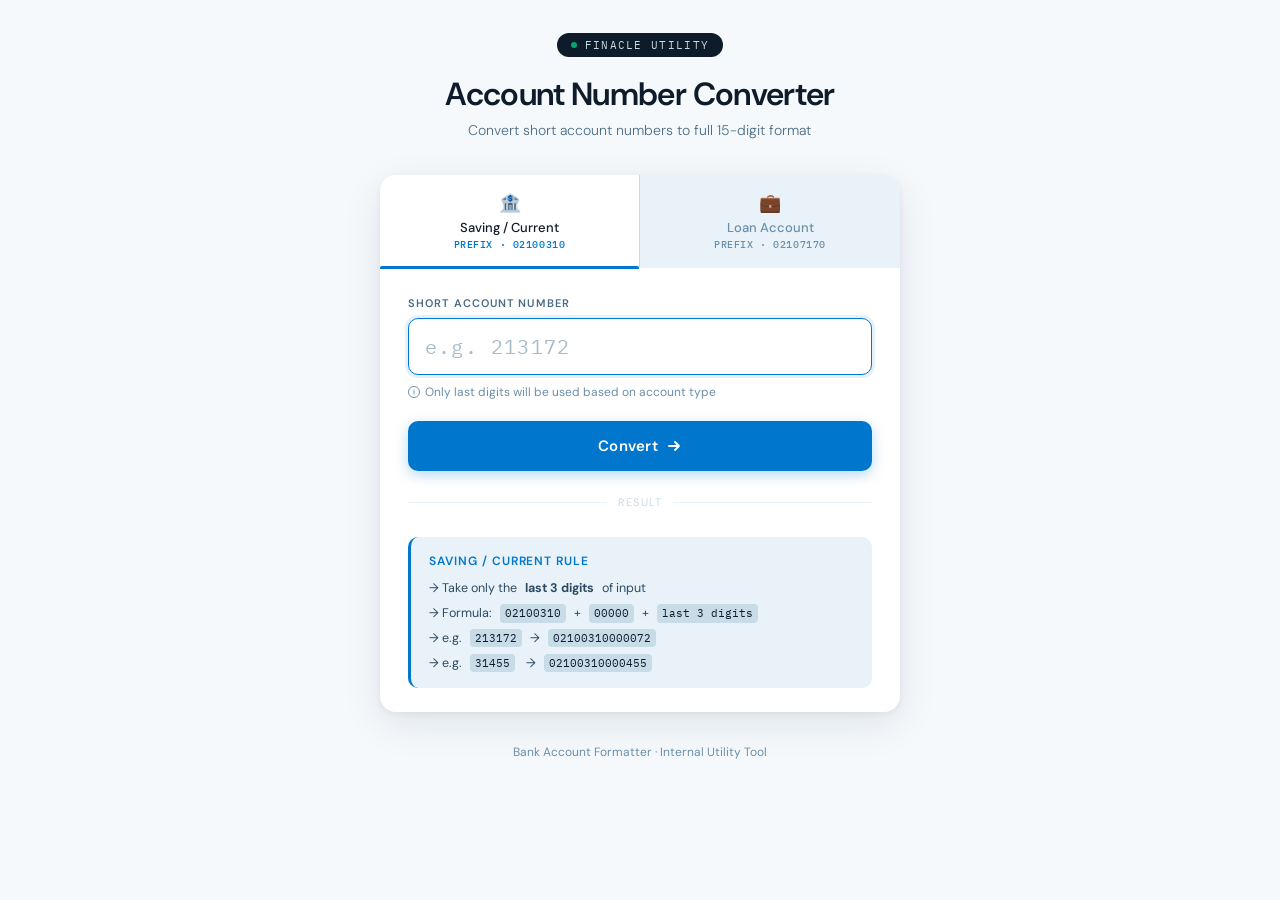
<file: extra/account-finder.html>
<!DOCTYPE html>
<html lang="en">
<head>
  <meta charset="UTF-8" />
  <meta name="viewport" content="width=device-width, initial-scale=1.0" />
  <title>Account Number Converter</title>
  <link href="https://fonts.googleapis.com/css2?family=IBM+Plex+Mono:wght@400;500;600&family=DM+Sans:wght@300;400;500;600&display=swap" rel="stylesheet" />
  <style>
    *, *::before, *::after { box-sizing: border-box; margin: 0; padding: 0; }

    :root {
      --navy:    #0d1b2a;
      --ink:     #1a2e42;
      --slate:   #2e4a62;
      --mid:     #4a6b84;
      --steel:   #6b8fa8;
      --mist:    #c8dce8;
      --fog:     #e8f2f8;
      --white:   #f5f9fc;
      --accent:  #0077cc;
      --accent2: #00a86b;
      --warn:    #e05c2a;
      --radius:  10px;
    }

    body {
      font-family: 'DM Sans', sans-serif;
      background: var(--white);
      color: var(--ink);
      min-height: 100vh;
      display: flex;
      flex-direction: column;
      align-items: center;
      padding: 32px 16px 60px;
    }

    /* ── HEADER ── */
    .header {
      text-align: center;
      margin-bottom: 36px;
    }
    .header-badge {
      display: inline-flex;
      align-items: center;
      gap: 8px;
      background: var(--navy);
      color: var(--mist);
      font-family: 'IBM Plex Mono', monospace;
      font-size: 11px;
      letter-spacing: .12em;
      padding: 5px 14px;
      border-radius: 20px;
      margin-bottom: 18px;
    }
    .header-badge span.dot {
      width: 6px; height: 6px;
      border-radius: 50%;
      background: var(--accent2);
      animation: pulse 2s ease-in-out infinite;
    }
    @keyframes pulse {
      0%,100% { opacity:1; transform:scale(1); }
      50%      { opacity:.5; transform:scale(1.3); }
    }
    .header h1 {
      font-size: clamp(22px, 5vw, 32px);
      font-weight: 600;
      color: var(--navy);
      letter-spacing: -.02em;
      line-height: 1.2;
    }
    .header p {
      margin-top: 8px;
      color: var(--mid);
      font-size: 14px;
      font-weight: 300;
    }

    /* ── CARD ── */
    .card {
      width: 100%;
      max-width: 520px;
      background: #fff;
      border-radius: 16px;
      box-shadow: 0 2px 6px rgba(13,27,42,.06), 0 12px 40px rgba(13,27,42,.09);
      overflow: hidden;
    }

    /* ── TYPE TOGGLE ── */
    .type-toggle {
      display: grid;
      grid-template-columns: 1fr 1fr;
      border-bottom: 1.5px solid var(--fog);
    }
    .type-btn {
      padding: 16px 12px;
      cursor: pointer;
      text-align: center;
      font-family: 'DM Sans', sans-serif;
      font-size: 13px;
      font-weight: 500;
      color: var(--steel);
      background: var(--fog);
      border: none;
      transition: all .22s ease;
      position: relative;
    }
    .type-btn:first-child { border-right: 1.5px solid var(--mist); }
    .type-btn .btn-icon { font-size: 18px; display: block; margin-bottom: 4px; }
    .type-btn .btn-label { display: block; }
    .type-btn .btn-prefix {
      display: block;
      font-family: 'IBM Plex Mono', monospace;
      font-size: 9.5px;
      letter-spacing: .06em;
      color: var(--steel);
      margin-top: 2px;
      transition: color .22s;
    }
    .type-btn.active {
      background: #fff;
      color: var(--navy);
    }
    .type-btn.active .btn-prefix { color: var(--accent); }
    .type-btn.active::after {
      content: '';
      position: absolute;
      bottom: -1.5px; left: 0; right: 0;
      height: 2.5px;
      background: var(--accent);
      border-radius: 2px 2px 0 0;
    }

    /* ── BODY ── */
    .card-body { padding: 28px 28px 24px; }

    /* ── INPUT ── */
    .field-label {
      font-size: 11px;
      font-weight: 600;
      letter-spacing: .1em;
      text-transform: uppercase;
      color: var(--mid);
      margin-bottom: 8px;
    }
    .input-wrap {
      position: relative;
    }
    .input-wrap input {
      width: 100%;
      padding: 14px 48px 14px 16px;
      font-family: 'IBM Plex Mono', monospace;
      font-size: 20px;
      font-weight: 500;
      letter-spacing: .06em;
      color: var(--navy);
      background: var(--fog);
      border: 1.5px solid var(--mist);
      border-radius: var(--radius);
      outline: none;
      transition: border-color .2s, background .2s, box-shadow .2s;
      -moz-appearance: textfield;
    }
    .input-wrap input::-webkit-outer-spin-button,
    .input-wrap input::-webkit-inner-spin-button { -webkit-appearance: none; }
    .input-wrap input::placeholder { color: var(--steel); opacity:.6; font-weight:400; }
    .input-wrap input:focus {
      border-color: var(--accent);
      background: #fff;
      box-shadow: 0 0 0 3px rgba(0,119,204,.10);
    }
    .input-wrap input.error {
      border-color: var(--warn);
      box-shadow: 0 0 0 3px rgba(224,92,42,.10);
    }
    .clear-btn {
      position: absolute;
      right: 14px; top: 50%;
      transform: translateY(-50%);
      background: none; border: none;
      cursor: pointer;
      color: var(--steel);
      font-size: 18px;
      line-height: 1;
      opacity: 0;
      transition: opacity .2s, color .2s;
      pointer-events: none;
    }
    .clear-btn.visible { opacity:1; pointer-events:all; }
    .clear-btn:hover { color: var(--warn); }

    /* hint */
    .hint {
      margin-top: 8px;
      font-size: 12px;
      color: var(--steel);
      display: flex;
      align-items: center;
      gap: 5px;
      min-height: 18px;
      transition: color .2s;
    }
    .hint.err { color: var(--warn); }
    .hint svg { flex-shrink: 0; }

    /* ── CONVERT BUTTON ── */
    .convert-btn {
      display: flex;
      align-items: center;
      justify-content: center;
      gap: 8px;
      width: 100%;
      margin-top: 20px;
      padding: 15px;
      font-family: 'DM Sans', sans-serif;
      font-size: 15px;
      font-weight: 600;
      color: #fff;
      background: var(--accent);
      border: none;
      border-radius: var(--radius);
      cursor: pointer;
      letter-spacing: .02em;
      transition: background .2s, transform .1s, box-shadow .2s;
      box-shadow: 0 4px 14px rgba(0,119,204,.28);
    }
    .convert-btn:hover {
      background: #0066b3;
      box-shadow: 0 6px 20px rgba(0,119,204,.35);
    }
    .convert-btn:active { transform: scale(.98); }
    .convert-btn svg { transition: transform .2s; }
    .convert-btn:hover svg { transform: translateX(3px); }

    /* ── DIVIDER ── */
    .divider {
      display: flex;
      align-items: center;
      gap: 12px;
      margin: 24px 0 20px;
      color: var(--mist);
      font-size: 11px;
      letter-spacing: .1em;
      text-transform: uppercase;
    }
    .divider::before, .divider::after {
      content:''; flex:1; height:1px; background:var(--fog);
    }

    /* ── OUTPUT ── */
    .output-section { display: none; animation: fadeUp .3s ease; }
    .output-section.visible { display: block; }
    @keyframes fadeUp {
      from { opacity:0; transform:translateY(8px); }
      to   { opacity:1; transform:translateY(0); }
    }

    .output-label {
      font-size: 11px;
      font-weight: 600;
      letter-spacing: .1em;
      text-transform: uppercase;
      color: var(--mid);
      margin-bottom: 8px;
    }

    .output-box {
      display: flex;
      align-items: center;
      gap: 0;
      background: var(--navy);
      border-radius: var(--radius);
      overflow: hidden;
    }
    .output-number {
      flex: 1;
      padding: 16px 20px;
      font-family: 'IBM Plex Mono', monospace;
      font-size: clamp(16px, 4.5vw, 22px);
      font-weight: 600;
      letter-spacing: .12em;
      color: #e6f4ff;
      word-break: break-all;
      line-height: 1.3;
    }
    .copy-btn {
      flex-shrink: 0;
      padding: 0 18px;
      height: 56px;
      background: rgba(255,255,255,.07);
      border: none;
      border-left: 1px solid rgba(255,255,255,.1);
      color: var(--mist);
      cursor: pointer;
      display: flex;
      align-items: center;
      gap: 6px;
      font-family: 'DM Sans', sans-serif;
      font-size: 12px;
      font-weight: 500;
      transition: background .2s, color .2s;
      white-space: nowrap;
    }
    .copy-btn:hover { background: rgba(255,255,255,.14); color: #fff; }
    .copy-btn.copied { color: var(--accent2); }

    /* breakdown */
    .breakdown {
      margin-top: 14px;
      display: grid;
      grid-template-columns: 1fr 1fr;
      gap: 8px;
    }
    .bd-item {
      background: var(--fog);
      border-radius: 8px;
      padding: 10px 14px;
    }
    .bd-item .bd-key {
      font-size: 10px;
      font-weight: 600;
      letter-spacing: .1em;
      text-transform: uppercase;
      color: var(--steel);
      margin-bottom: 3px;
    }
    .bd-item .bd-val {
      font-family: 'IBM Plex Mono', monospace;
      font-size: 13px;
      font-weight: 600;
      color: var(--navy);
      letter-spacing: .05em;
    }
    .bd-item.full { grid-column: 1 / -1; }
    .bd-item.accent-green .bd-val { color: var(--accent2); }
    .bd-item.accent-blue  .bd-val { color: var(--accent); }

    /* ── TOAST ── */
    .toast {
      position: fixed;
      bottom: 28px; left: 50%;
      transform: translateX(-50%) translateY(60px);
      background: var(--navy);
      color: #e6f4ff;
      font-size: 13px;
      font-weight: 500;
      padding: 10px 22px;
      border-radius: 24px;
      box-shadow: 0 6px 24px rgba(0,0,0,.2);
      display: flex;
      align-items: center;
      gap: 8px;
      z-index: 999;
      white-space: nowrap;
      transition: transform .3s cubic-bezier(.34,1.56,.64,1), opacity .3s;
      opacity: 0;
      pointer-events: none;
    }
    .toast.show { transform: translateX(-50%) translateY(0); opacity: 1; }
    .toast-check { color: var(--accent2); font-size: 15px; }

    /* ── RULE CARD ── */
    .rule-card {
      margin-top: 28px;
      background: var(--fog);
      border-radius: var(--radius);
      padding: 16px 18px;
      border-left: 3px solid var(--accent);
    }
    .rule-card h3 {
      font-size: 12px;
      font-weight: 600;
      letter-spacing: .08em;
      text-transform: uppercase;
      color: var(--accent);
      margin-bottom: 10px;
    }
    .rule-item {
      display: flex;
      gap: 8px;
      align-items: flex-start;
      font-size: 12.5px;
      color: var(--slate);
      line-height: 1.5;
      margin-bottom: 6px;
    }
    .rule-item:last-child { margin-bottom: 0; }
    .rule-item code {
      font-family: 'IBM Plex Mono', monospace;
      font-size: 11px;
      background: var(--mist);
      color: var(--navy);
      padding: 1px 5px;
      border-radius: 4px;
    }

    /* ── FOOTER ── */
    footer {
      margin-top: 32px;
      text-align: center;
      font-size: 12px;
      color: var(--steel);
    }

    @media (max-width: 420px) {
      .card-body { padding: 22px 18px 20px; }
      .breakdown { grid-template-columns: 1fr; }
      .bd-item.full { grid-column: 1; }
    }
  </style>
</head>
<body>

  <div class="header">
    <div class="header-badge"><span class="dot"></span>FINACLE UTILITY</div>
    <h1>Account Number Converter</h1>
    <p>Convert short account numbers to full 15-digit format</p>
  </div>

  <div class="card">

    <!-- TYPE TOGGLE -->
    <div class="type-toggle">
      <button class="type-btn active" id="btnSaving" onclick="setType('saving')">
        <span class="btn-icon">🏦</span>
        <span class="btn-label">Saving / Current</span>
        <span class="btn-prefix">PREFIX · 02100310</span>
      </button>
      <button class="type-btn" id="btnLoan" onclick="setType('loan')">
        <span class="btn-icon">💼</span>
        <span class="btn-label">Loan Account</span>
        <span class="btn-prefix">PREFIX · 02107170</span>
      </button>
    </div>

    <div class="card-body">

      <!-- INPUT -->
      <div class="field-label">Short Account Number</div>
      <div class="input-wrap">
        <input
          type="text"
          id="acInput"
          inputmode="numeric"
          placeholder="e.g. 213172"
          autocomplete="off"
          oninput="onInput(this)"
          onkeydown="if(event.key==='Enter') doConvert()"
        />
        <button class="clear-btn" id="clearBtn" onclick="clearInput()" title="Clear">✕</button>
      </div>
      <div class="hint" id="hintText">
        <svg width="12" height="12" viewBox="0 0 12 12" fill="none">
          <circle cx="6" cy="6" r="5.5" stroke="currentColor"/>
          <path d="M6 5v3M6 4h.01" stroke="currentColor" stroke-linecap="round"/>
        </svg>
        <span id="hintMsg">Only last digits will be used based on account type</span>
      </div>

      <!-- CONVERT -->
      <button class="convert-btn" onclick="doConvert()">
        Convert
        <svg width="16" height="16" viewBox="0 0 16 16" fill="none">
          <path d="M3 8h10M9 4l4 4-4 4" stroke="#fff" stroke-width="1.8" stroke-linecap="round" stroke-linejoin="round"/>
        </svg>
      </button>

      <!-- OUTPUT -->
      <div class="divider">Result</div>

      <div class="output-section" id="outputSection">
        <div class="output-label">Full Account Number (15 digits)</div>
        <div class="output-box">
          <div class="output-number" id="outputNumber">—</div>
          <button class="copy-btn" id="copyBtn" onclick="copyNumber()">
            <svg width="14" height="14" viewBox="0 0 14 14" fill="none">
              <rect x="5" y="1" width="8" height="10" rx="1.5" stroke="currentColor" stroke-width="1.3"/>
              <rect x="1" y="3" width="8" height="10" rx="1.5" fill="white" stroke="currentColor" stroke-width="1.3"/>
            </svg>
            Copy
          </button>
        </div>

        <div class="breakdown" id="breakdown">
          <div class="bd-item">
            <div class="bd-key">Prefix</div>
            <div class="bd-val" id="bdPrefix">—</div>
          </div>
          <div class="bd-item">
            <div class="bd-key">Padding</div>
            <div class="bd-val" id="bdPadding">—</div>
          </div>
          <div class="bd-item accent-green">
            <div class="bd-key">Digits Used</div>
            <div class="bd-val" id="bdDigits">—</div>
          </div>
          <div class="bd-item accent-blue full">
            <div class="bd-key">Account Type</div>
            <div class="bd-val" id="bdType">—</div>
          </div>
        </div>
      </div>

      <!-- RULE CARD -->
      <div class="rule-card" id="ruleCard">
        <h3 id="ruleTitle">Saving / Current Rule</h3>
        <div class="rule-item">→ Take only the <strong>last 3 digits</strong> of input</div>
        <div class="rule-item">→ Formula: <code>02100310</code> + <code>00000</code> + <code>last 3 digits</code></div>
        <div class="rule-item">→ e.g. <code>213172</code> → <code>02100310000072</code></div>
      </div>

    </div>
  </div>

  <footer>Bank Account Formatter · Internal Utility Tool</footer>

  <!-- TOAST -->
  <div class="toast" id="toast">
    <span class="toast-check">✓</span>
    <span id="toastMsg">Copied to clipboard!</span>
  </div>

<script>
  /* ───────────────────────────────────────────
     STATE
  ─────────────────────────────────────────── */
  var currentType = 'saving';
  var lastResult  = null;

  /* ───────────────────────────────────────────
     TYPE SWITCH
  ─────────────────────────────────────────── */
  function setType(type) {
    currentType = type;
    document.getElementById('btnSaving').classList.toggle('active', type === 'saving');
    document.getElementById('btnLoan').classList.toggle('active',   type === 'loan');
    updateRule();
    // Re-run conversion if there's already a value
    var val = document.getElementById('acInput').value.trim();
    if (val) doConvert(); else clearOutput();
  }

  function updateRule() {
    var title = document.getElementById('ruleTitle');
    var card  = document.getElementById('ruleCard');
    if (currentType === 'saving') {
      title.textContent = 'Saving / Current Rule';
      card.innerHTML = `
        <h3>Saving / Current Rule</h3>
        <div class="rule-item">→ Take only the <strong>last 3 digits</strong> of input</div>
        <div class="rule-item">→ Formula: <code>02100310</code> + <code>00000</code> + <code>last 3 digits</code></div>
        <div class="rule-item">→ e.g. <code>213172</code> → <code>02100310000072</code></div>
        <div class="rule-item">→ e.g. <code>31455</code> &nbsp;→ <code>02100310000455</code></div>`;
    } else {
      title.textContent = 'Loan Account Rule';
      card.innerHTML = `
        <h3>Loan Account Rule</h3>
        <div class="rule-item">→ If input &gt; 6 digits → take <strong>last 6</strong></div>
        <div class="rule-item">→ If input ≤ 6 digits → take <strong>full input</strong></div>
        <div class="rule-item">→ Formula: <code>02107170</code> + pad to 7 digits</div>
        <div class="rule-item">→ e.g. <code>2171723455</code> → <code>021071702003455</code></div>
        <div class="rule-item">→ e.g. <code>717455</code> &nbsp;&nbsp;&nbsp;→ <code>021071700000455</code></div>`;
    }
  }

  /* ───────────────────────────────────────────
     CORE CONVERSION LOGIC
  ─────────────────────────────────────────── */

  /*
   * SAVING / CURRENT
   * ─────────────────
   * Format: 02100310 (8) + 000 (3 pad) + account_serial (3) = 14 digits
   *
   * Rule: locate the scheme code (31 = Savings, 38 = Current) inside the input.
   *       Take everything AFTER the scheme code as the account serial.
   *       Pad to 3 digits with leading zeros.
   *
   * e.g.  213172  → scheme 31 at pos 2 → after = "72"  → padStart(3)="072" → 02100310000072
   *       31455   → scheme 31 at pos 0 → after = "455" → padStart(3)="455" → 02100310000455
   */
  function convertSaving(raw) {
    var digits = raw.replace(/\D/g, '');
    if (!digits) return { ok: false, msg: 'Enter at least 1 digit.' };

    var PREFIX = '02100310';
    var PAD    = '000';
    var acno   = '';

    // Locate scheme code 31 or 38, take everything after it
    for (var i = 0; i < digits.length - 1; i++) {
      var pair = digits.substr(i, 2);
      if (pair === '31' || pair === '38') {
        acno = digits.substring(i + 2);
        break;
      }
    }
    // Fallback: take last 3 digits
    if (!acno) acno = digits.slice(-3);

    var serial = acno.padStart(3, '0').slice(-3); // ensure max 3 digits

    return {
      ok:      true,
      full:    PREFIX + PAD + serial,
      prefix:  PREFIX,
      padding: PAD,
      digits:  serial,
      type:    'Saving / Current Account'
    };
  }

  /*
   * LOAN ACCOUNT
   * ─────────────
   * Format: 02107170 (8) + account_serial (7) = 15 digits
   *
   * Rule: locate scheme code 71 (loan) inside the input.
   *       Skip 1 digit after scheme code (sub-type digit).
   *       Take all remaining digits as account serial.
   *       Pad to 7 digits with leading zeros.
   *
   * e.g.  717455     → scheme 71 at pos 0 → skip sub(7) → "455" → padStart(7)=0000455 → 021071700000455
   *       2171723455 → scheme 71 at pos 2 → skip sub(7) → "23455" → padStart(7)=0023455 → 021071700023455
   *       (Note: if input > 6 digits and no scheme found, take last 6 and pad to 7)
   */
  function convertLoan(raw) {
    var digits = raw.replace(/\D/g, '');
    if (!digits) return { ok: false, msg: 'Enter at least 1 digit.' };

    var PREFIX = '02107170';
    var acno   = '';

    // Locate scheme code 71 or 17, skip 1 sub digit, take rest as acno
    for (var i = 0; i < digits.length - 1; i++) {
      var pair = digits.substr(i, 2);
      if (pair === '71' || pair === '17') {
        var afterScheme = digits.substring(i + 2);  // skip the 2-char scheme
        acno = afterScheme.length > 1
          ? afterScheme.substring(1)   // skip 1 sub digit
          : afterScheme;
        break;
      }
    }
    // Fallback: >6 → last 6, else full
    if (!acno) {
      acno = digits.length > 6 ? digits.slice(-6) : digits;
    }

    var serial = acno.padStart(7, '0').slice(-7);

    return {
      ok:      true,
      full:    PREFIX + serial,
      prefix:  PREFIX,
      padding: serial.slice(0, serial.length - acno.length > 0 ? serial.length - acno.length : 0),
      digits:  acno,
      type:    'Loan Account'
    };
  }

  /* ───────────────────────────────────────────
     VALIDATION & HINTS
  ─────────────────────────────────────────── */
  function validateInput(raw) {
    var digits = raw.replace(/\D/g, '');
    if (!digits) return { valid: false, msg: 'Please enter a number.' };
    if (currentType === 'saving' && digits.length < 1)
      return { valid: false, msg: 'Enter at least 1 digit.' };
    if (currentType === 'loan' && digits.length < 1)
      return { valid: false, msg: 'Enter at least 1 digit.' };
    return { valid: true };
  }

  /* ───────────────────────────────────────────
     UI EVENTS
  ─────────────────────────────────────────── */
  function onInput(el) {
    // Allow only digits and spaces (for readability)
    el.value = el.value.replace(/[^\d]/g, '');

    var clearBtn = document.getElementById('clearBtn');
    clearBtn.classList.toggle('visible', el.value.length > 0);

    // Reset error style
    el.classList.remove('error');
    setHint('Only last digits will be used based on account type', false);

    // Live convert
    if (el.value.length > 0) doConvert(true);
    else clearOutput();
  }

  function clearInput() {
    var el = document.getElementById('acInput');
    el.value = '';
    el.classList.remove('error');
    document.getElementById('clearBtn').classList.remove('visible');
    setHint('Only last digits will be used based on account type', false);
    clearOutput();
    el.focus();
  }

  function clearOutput() {
    document.getElementById('outputSection').classList.remove('visible');
    lastResult = null;
  }

  function setHint(msg, isErr) {
    var hint = document.getElementById('hintText');
    var span = document.getElementById('hintMsg');
    span.textContent = msg;
    hint.classList.toggle('err', isErr);
  }

  /* ───────────────────────────────────────────
     CONVERT
  ─────────────────────────────────────────── */
  function doConvert(silent) {
    var raw = document.getElementById('acInput').value.trim();
    var v   = validateInput(raw);

    if (!v.valid) {
      if (!silent) {
        document.getElementById('acInput').classList.add('error');
        setHint(v.msg, true);
      }
      return;
    }

    var result = currentType === 'saving' ? convertSaving(raw) : convertLoan(raw);

    if (!result.ok) {
      if (!silent) {
        document.getElementById('acInput').classList.add('error');
        setHint(result.msg, true);
      }
      return;
    }

    lastResult = result;
    renderOutput(result);
  }

  function renderOutput(r) {
    document.getElementById('outputNumber').textContent = r.full;
    document.getElementById('bdPrefix').textContent     = r.prefix;
    document.getElementById('bdPadding').textContent    = r.padding || '(none)';
    document.getElementById('bdDigits').textContent     = r.digits;
    document.getElementById('bdType').textContent       = r.type;

    // Reset copy button
    var cb = document.getElementById('copyBtn');
    cb.classList.remove('copied');
    cb.innerHTML = `<svg width="14" height="14" viewBox="0 0 14 14" fill="none">
      <rect x="5" y="1" width="8" height="10" rx="1.5" stroke="currentColor" stroke-width="1.3"/>
      <rect x="1" y="3" width="8" height="10" rx="1.5" fill="white" stroke="currentColor" stroke-width="1.3"/>
    </svg> Copy`;

    document.getElementById('outputSection').classList.add('visible');

    // Hint shows digits used
    if (currentType === 'saving') {
      setHint('Using last 3 digits: ' + r.digits, false);
    } else {
      var rawLen = document.getElementById('acInput').value.replace(/\D/g,'').length;
      setHint(rawLen > 6 ? 'Using last 6 digits: ' + r.digits : 'Full input used: ' + r.digits, false);
    }
  }

  /* ───────────────────────────────────────────
     COPY
  ─────────────────────────────────────────── */
  function copyNumber() {
    if (!lastResult) return;
    var num = lastResult.full;
    navigator.clipboard.writeText(num).then(function() {
      var cb = document.getElementById('copyBtn');
      cb.classList.add('copied');
      cb.innerHTML = `<svg width="14" height="14" viewBox="0 0 14 14" fill="none">
        <path d="M2 7l3.5 3.5L12 3" stroke="currentColor" stroke-width="1.8" stroke-linecap="round" stroke-linejoin="round"/>
      </svg> Copied!`;
      showToast('Copied: ' + num);
      setTimeout(function() {
        cb.classList.remove('copied');
        cb.innerHTML = `<svg width="14" height="14" viewBox="0 0 14 14" fill="none">
          <rect x="5" y="1" width="8" height="10" rx="1.5" stroke="currentColor" stroke-width="1.3"/>
          <rect x="1" y="3" width="8" height="10" rx="1.5" fill="white" stroke="currentColor" stroke-width="1.3"/>
        </svg> Copy`;
      }, 2500);
    }).catch(function() {
      showToast(num);
    });
  }

  /* ───────────────────────────────────────────
     TOAST
  ─────────────────────────────────────────── */
  var toastTimer;
  function showToast(msg) {
    var t = document.getElementById('toast');
    document.getElementById('toastMsg').textContent = msg;
    t.classList.add('show');
    clearTimeout(toastTimer);
    toastTimer = setTimeout(function() { t.classList.remove('show'); }, 2800);
  }

  /* ───────────────────────────────────────────
     INIT
  ─────────────────────────────────────────── */
  updateRule();
  document.getElementById('acInput').focus();
</script>
</body>
</html>
</file>
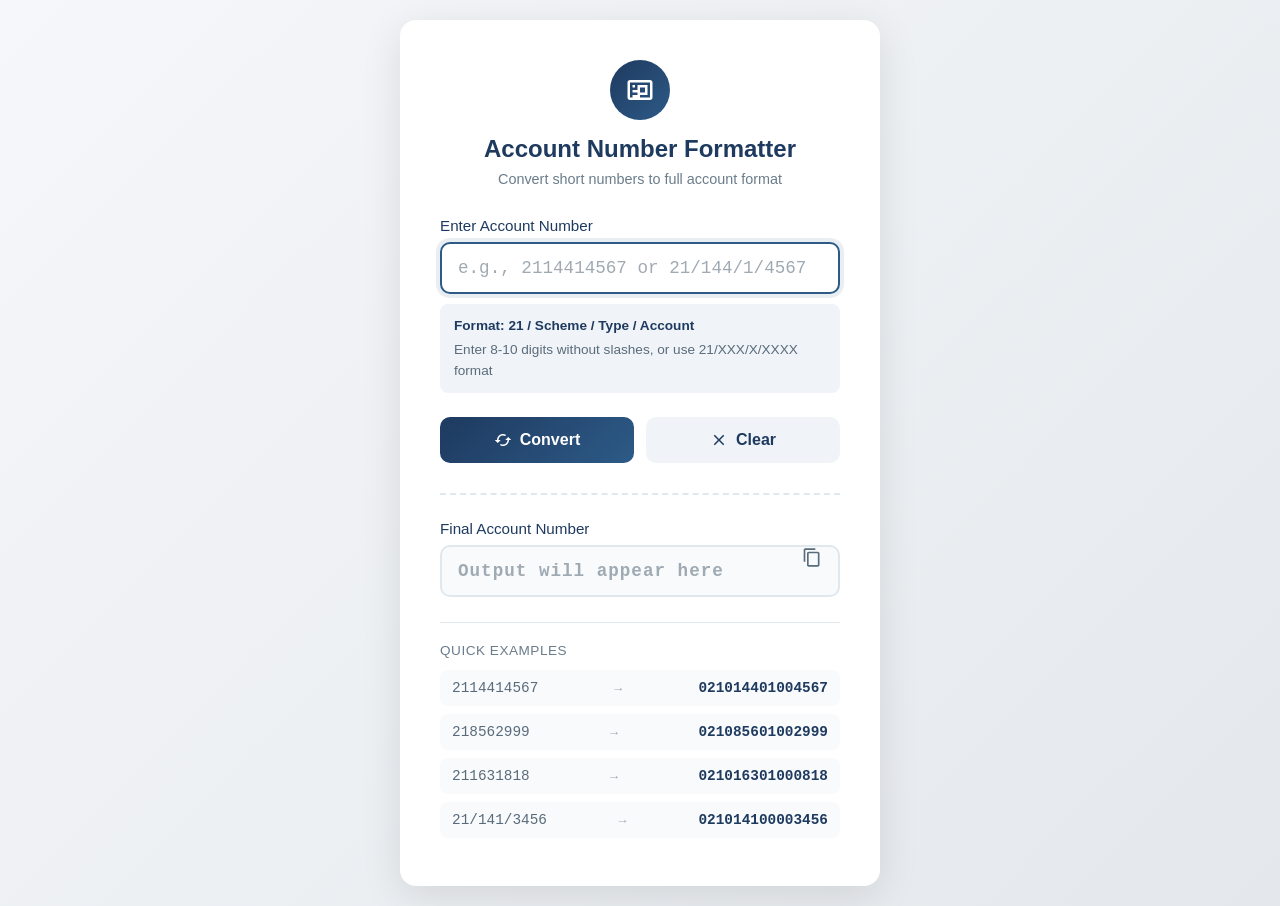
<file: extra/account-formatter.html>
<!doctype html>
<html lang="en">
  <head>
    <meta charset="UTF-8" />
    <meta name="viewport" content="width=device-width, initial-scale=1.0" />
    <title>Bank Account Number Formatter</title>
    <style>
      * {
        margin: 0;
        padding: 0;
        box-sizing: border-box;
      }

      body {
        font-family: "Segoe UI", Tahoma, Geneva, Verdana, sans-serif;
        background: linear-gradient(135deg, #f5f7fa 0%, #e4e8ec 100%);
        min-height: 100vh;
        display: flex;
        align-items: center;
        justify-content: center;
        padding: 20px;
      }

      .container {
        background: #ffffff;
        border-radius: 16px;
        box-shadow: 0 10px 40px rgba(0, 0, 0, 0.1);
        padding: 40px;
        width: 100%;
        max-width: 480px;
        animation: slideUp 0.5s ease-out;
      }

      @keyframes slideUp {
        from {
          opacity: 0;
          transform: translateY(20px);
        }
        to {
          opacity: 1;
          transform: translateY(0);
        }
      }

      .header {
        text-align: center;
        margin-bottom: 30px;
      }

      .header-icon {
        width: 60px;
        height: 60px;
        background: linear-gradient(135deg, #1e3a5f 0%, #2d5a87 100%);
        border-radius: 50%;
        display: flex;
        align-items: center;
        justify-content: center;
        margin: 0 auto 15px;
      }

      .header-icon svg {
        width: 30px;
        height: 30px;
        fill: #ffffff;
      }

      h1 {
        color: #1e3a5f;
        font-size: 1.5rem;
        font-weight: 600;
        margin-bottom: 8px;
      }

      .subtitle {
        color: #6b7c8a;
        font-size: 0.9rem;
      }

      .form-group {
        margin-bottom: 20px;
      }

      label {
        display: block;
        color: #1e3a5f;
        font-weight: 500;
        margin-bottom: 8px;
        font-size: 0.95rem;
      }

      .input-wrapper {
        position: relative;
      }

      input[type="text"] {
        width: 100%;
        padding: 14px 16px;
        font-size: 1.1rem;
        font-family: "Courier New", monospace;
        border: 2px solid #e1e8ed;
        border-radius: 10px;
        outline: none;
        transition: all 0.3s ease;
        background: #fafbfc;
      }

      input[type="text"]:focus {
        border-color: #2d5a87;
        background: #ffffff;
        box-shadow: 0 0 0 4px rgba(45, 90, 135, 0.1);
      }

      input[type="text"]::placeholder {
        color: #a0aab3;
      }

      .hint {
        margin-top: 10px;
        padding: 12px 14px;
        background: #f0f4f8;
        border-radius: 8px;
        font-size: 0.85rem;
        color: #5a6b7a;
        line-height: 1.5;
      }

      .hint-title {
        font-weight: 600;
        color: #1e3a5f;
        margin-bottom: 4px;
      }

      .formatted-preview {
        margin-top: 15px;
        padding: 14px;
        background: linear-gradient(135deg, #e8f4fd 0%, #dbeef8 100%);
        border-radius: 10px;
        border-left: 4px solid #2d5a87;
        animation: fadeIn 0.3s ease;
      }

      @keyframes fadeIn {
        from {
          opacity: 0;
        }
        to {
          opacity: 1;
        }
      }

      .formatted-preview .label {
        font-size: 0.8rem;
        color: #5a6b7a;
        margin-bottom: 6px;
        text-transform: uppercase;
        letter-spacing: 0.5px;
      }

      .formatted-preview .value {
        font-family: "Courier New", monospace;
        font-size: 1.2rem;
        color: #1e3a5f;
        font-weight: 600;
      }

      .btn-group {
        display: flex;
        gap: 12px;
        margin-top: 24px;
      }

      .btn {
        flex: 1;
        padding: 14px 20px;
        font-size: 1rem;
        font-weight: 600;
        border: none;
        border-radius: 10px;
        cursor: pointer;
        transition: all 0.3s ease;
        display: flex;
        align-items: center;
        justify-content: center;
        gap: 8px;
      }

      .btn-primary {
        background: linear-gradient(135deg, #1e3a5f 0%, #2d5a87 100%);
        color: #ffffff;
      }

      .btn-primary:hover {
        transform: translateY(-2px);
        box-shadow: 0 6px 20px rgba(30, 58, 95, 0.3);
      }

      .btn-primary:active {
        transform: translateY(0);
      }

      .btn-secondary {
        background: #f0f4f8;
        color: #1e3a5f;
      }

      .btn-secondary:hover {
        background: #e4eaf1;
        transform: translateY(-2px);
      }

      .btn-secondary:active {
        transform: translateY(0);
      }

      .output-section {
        margin-top: 30px;
        padding-top: 25px;
        border-top: 2px dashed #e1e8ed;
      }

      .output-group {
        position: relative;
      }

      .output-input {
        background: #f8fafc !important;
        color: #1e3a5f;
        font-weight: 600;
        letter-spacing: 1px;
      }

      .copy-btn {
        position: absolute;
        right: 10px;
        top: 50%;
        transform: translateY(-50%);
        background: transparent;
        border: none;
        cursor: pointer;
        padding: 8px;
        border-radius: 6px;
        transition: all 0.3s ease;
      }

      .copy-btn:hover {
        background: #e8f4fd;
      }

      .copy-btn svg {
        width: 20px;
        height: 20px;
        fill: #5a6b7a;
        transition: fill 0.3s ease;
      }

      .copy-btn:hover svg {
        fill: #2d5a87;
      }

      .toast {
        position: fixed;
        bottom: 30px;
        left: 50%;
        transform: translateX(-50%) translateY(100px);
        background: #1e3a5f;
        color: #ffffff;
        padding: 14px 24px;
        border-radius: 10px;
        font-size: 0.95rem;
        font-weight: 500;
        box-shadow: 0 6px 20px rgba(0, 0, 0, 0.2);
        opacity: 0;
        transition: all 0.4s ease;
        z-index: 1000;
        display: flex;
        align-items: center;
        gap: 10px;
      }

      .toast.show {
        transform: translateX(-50%) translateY(0);
        opacity: 1;
      }

      .toast svg {
        width: 20px;
        height: 20px;
        fill: #4ade80;
      }

      .error {
        color: #dc3545;
        font-size: 0.85rem;
        margin-top: 8px;
        display: none;
        animation: shake 0.4s ease;
      }

      @keyframes shake {
        0%,
        100% {
          transform: translateX(0);
        }
        25% {
          transform: translateX(-5px);
        }
        75% {
          transform: translateX(5px);
        }
      }

      .error.show {
        display: block;
      }

      .examples {
        margin-top: 25px;
        padding-top: 20px;
        border-top: 1px solid #e1e8ed;
      }

      .examples-title {
        font-size: 0.85rem;
        color: #6b7c8a;
        margin-bottom: 12px;
        text-transform: uppercase;
        letter-spacing: 0.5px;
      }

      .example-item {
        display: flex;
        justify-content: space-between;
        align-items: center;
        padding: 10px 12px;
        background: #f8fafc;
        border-radius: 8px;
        margin-bottom: 8px;
        font-size: 0.9rem;
        transition: background 0.3s ease;
      }

      .example-item:hover {
        background: #f0f4f8;
      }

      .example-input {
        font-family: "Courier New", monospace;
        color: #5a6b7a;
      }

      .example-arrow {
        color: #a0aab3;
        font-size: 0.8rem;
      }

      .example-output {
        font-family: "Courier New", monospace;
        color: #1e3a5f;
        font-weight: 600;
      }

      @media (max-width: 480px) {
        .container {
          padding: 25px;
        }

        h1 {
          font-size: 1.3rem;
        }

        .btn-group {
          flex-direction: column;
        }

        .example-item {
          flex-direction: column;
          gap: 5px;
          text-align: center;
        }

        .example-arrow {
          transform: rotate(90deg);
        }
      }
    </style>
  </head>
  <body>
    <div class="container">
      <div class="header">
        <div class="header-icon">
          <svg viewBox="0 0 24 24" xmlns="http://www.w3.org/2000/svg">
            <path
              d="M4 4h16c1.1 0 2 .9 2 2v12c0 1.1-.9 2-2 2H4c-1.1 0-2-.9-2-2V6c0-1.1.9-2 2-2zm0 2v12h16V6H4zm2 2h2v2H6V8zm0 4h2v2H6v-2zm0 4h2v2H6v-2zm4-8h8v8h-8V8zm2 2v4h4v-4h-4zm-2 2h2v2H8v-2zm0 4h2v2H8v-2z"
            />
          </svg>
        </div>
        <h1>Account Number Formatter</h1>
        <p class="subtitle">Convert short numbers to full account format</p>
      </div>

      <div class="form-group">
        <label for="accountInput">Enter Account Number</label>
        <div class="input-wrapper">
          <input
            type="text"
            id="accountInput"
            placeholder="e.g., 2114414567 or 21/144/1/4567"
            autocomplete="off"
          />
        </div>
        <div class="hint">
          <div class="hint-title">Format: 21 / Scheme / Type / Account</div>
          <div>
            Enter 8-10 digits without slashes, or use 21/XXX/X/XXXX format
          </div>
        </div>
        <div class="error" id="errorMessage"></div>
      </div>

      <div
        class="formatted-preview"
        id="formattedPreview"
        style="display: none"
      >
        <div class="label">Formatted Preview</div>
        <div class="value" id="formattedValue">21/XXX/X/XXXX</div>
      </div>

      <div class="btn-group">
        <button class="btn btn-primary" id="convertBtn">
          <svg width="18" height="18" viewBox="0 0 24 24" fill="currentColor">
            <path
              d="M19 8l-4 4h3c0 3.31-2.69 6-6 6-1.01 0-1.97-.25-2.8-.7l-1.46 1.46C8.97 19.54 10.43 20 12 20c4.42 0 8-3.58 8-8h3l-4-4zM6 12c0-3.31 2.69-6 6-6 1.01 0 1.97.25 2.8.7l1.46-1.46C15.03 4.46 13.57 4 12 4c-4.42 0-8 3.58-8 8H1l4 4 4-4H6z"
            />
          </svg>
          Convert
        </button>
        <button class="btn btn-secondary" id="clearBtn">
          <svg width="18" height="18" viewBox="0 0 24 24" fill="currentColor">
            <path
              d="M19 6.41L17.59 5 12 10.59 6.41 5 5 6.41 10.59 12 5 17.59 6.41 19 12 13.41 17.59 19 19 17.59 13.41 12z"
            />
          </svg>
          Clear
        </button>
      </div>

      <div class="output-section">
        <div class="output-group">
          <label for="accountOutput">Final Account Number</label>
          <input
            type="text"
            id="accountOutput"
            class="output-input"
            readonly
            placeholder="Output will appear here"
          />
          <button class="copy-btn" id="copyBtn" title="Copy to clipboard">
            <svg viewBox="0 0 24 24" xmlns="http://www.w3.org/2000/svg">
              <path
                d="M16 1H4c-1.1 0-2 .9-2 2v14h2V3h12V1zm3 4H8c-1.1 0-2 .9-2 2v14c0 1.1.9 2 2 2h11c1.1 0 2-.9 2-2V7c0-1.1-.9-2-2-2zm0 16H8V7h11v14z"
              />
            </svg>
          </button>
        </div>
      </div>

      <div class="examples">
        <div class="examples-title">Quick Examples</div>
        <div class="example-item">
          <span class="example-input">2114414567</span>
          <span class="example-arrow">→</span>
          <span class="example-output">021014401004567</span>
        </div>
        <div class="example-item">
          <span class="example-input">218562999</span>
          <span class="example-arrow">→</span>
          <span class="example-output">021085601002999</span>
        </div>
        <div class="example-item">
          <span class="example-input">211631818</span>
          <span class="example-arrow">→</span>
          <span class="example-output">021016301000818</span>
        </div>
        <div class="example-item">
          <span class="example-input">21/141/3456</span>
          <span class="example-arrow">→</span>
          <span class="example-output">021014100003456</span>
        </div>
      </div>
    </div>

    <div class="toast" id="toast">
      <svg viewBox="0 0 24 24" xmlns="http://www.w3.org/2000/svg">
        <path d="M9 16.17L4.83 12l-1.42 1.41L9 19 21 7l-1.41-1.41z" />
      </svg>
      <span id="toastMessage">Copied to clipboard!</span>
    </div>

    <script>
      const accountInput = document.getElementById("accountInput");
      const accountOutput = document.getElementById("accountOutput");
      const convertBtn = document.getElementById("convertBtn");
      const clearBtn = document.getElementById("clearBtn");
      const copyBtn = document.getElementById("copyBtn");
      const formattedPreview = document.getElementById("formattedPreview");
      const formattedValue = document.getElementById("formattedValue");
      const errorMessage = document.getElementById("errorMessage");
      const toast = document.getElementById("toast");
      const toastMessage = document.getElementById("toastMessage");

      // Format account number with slashes for preview
      function formatWithSlashes(scheme, type, account) {
        return `21/${scheme}/${type}/${account}`;
      }

      // Pad account number with leading zeros to 6 digits
      function padAccount(account) {
        return account.padStart(6, "0");
      }

      // Parse input and return structured data
      function parseInput(input) {
        // Remove all spaces
        let cleaned = input.replace(/\s/g, "");

        // Check if has slashes
        if (cleaned.includes("/")) {
          // Input with slashes: 21/XXX/X/XXXX or 21/XXX/XXXX
          const parts = cleaned.split("/");

          if (parts.length < 3) {
            return { error: "Invalid format. Use: 21/XXX/X/XXXX" };
          }

          const prefix = parts[0]; // Should be 21
          const scheme = parts[1]; // Scheme code
          let type, account;

          if (parts.length === 4) {
            // Format: 21/XXX/X/XXXX
            type = parts[2];
            account = parts[3];
          } else if (parts.length === 3) {
            // Format: 21/XXX/XXXX (type missing)
            type = "0";
            account = parts[2];
          } else {
            return { error: "Invalid format. Use: 21/XXX/X/XXXX" };
          }

          return {
            prefix,
            scheme,
            type,
            account,
          };
        } else {
          // Input without slashes: 2114414567
          // Format: 21 + XXX (scheme) + X (type) + XXXX (account)

          if (cleaned.length < 7) {
            return {
              error: "Input too short. Need at least 7 digits after 21.",
            };
          }

          // First 2 digits should be 21
          if (!cleaned.startsWith("21")) {
            return { error: "Input must start with 21" };
          }

          const afterPrefix = cleaned.substring(2);

          // Next 3 digits = Scheme Code
          const scheme = afterPrefix.substring(0, 3);

          // Next 1 digit = Type
          const type = afterPrefix.substring(3, 4);

          // Remaining = Account
          const account = afterPrefix.substring(4);

          return {
            prefix: "21",
            scheme,
            type,
            account,
          };
        }
      }

      // Convert parsed input to final account number
      function convertToAccountNumber(parsed) {
        if (parsed.error) {
          return null;
        }

        const paddedAccount = padAccount(parsed.account);

        // Final format: 021 + Scheme + Type + Padded Account
        const finalAccount =
          "021" + parsed.scheme + parsed.type + paddedAccount;

        return {
          finalAccount,
          formattedPreview: formatWithSlashes(
            parsed.scheme,
            parsed.type,
            paddedAccount,
          ),
        };
      }

      // Show error message
      function showError(message) {
        errorMessage.textContent = message;
        errorMessage.classList.add("show");
        formattedPreview.style.display = "none";
      }

      // Hide error message
      function hideError() {
        errorMessage.classList.remove("show");
      }

      // Show toast notification
      function showToast(message) {
        toastMessage.textContent = message;
        toast.classList.add("show");
        setTimeout(() => {
          toast.classList.remove("show");
        }, 2500);
      }

      // Main conversion function
      function convert() {
        const input = accountInput.value.trim();

        if (!input) {
          showError("Please enter an account number");
          accountOutput.value = "";
          formattedPreview.style.display = "none";
          return;
        }

        hideError();

        const parsed = parseInput(input);

        if (parsed.error) {
          showError(parsed.error);
          accountOutput.value = "";
          formattedPreview.style.display = "none";
          return;
        }

        const result = convertToAccountNumber(parsed);

        if (result) {
          accountOutput.value = result.finalAccount;
          formattedValue.textContent = result.formattedPreview;
          formattedPreview.style.display = "block";
        }
      }

      // Clear all fields
      function clearAll() {
        accountInput.value = "";
        accountOutput.value = "";
        hideError();
        formattedPreview.style.display = "none";
        accountInput.focus();
      }

      // Copy to clipboard
      async function copyToClipboard() {
        const output = accountOutput.value;

        if (!output) {
          showToast("Nothing to copy!");
          return;
        }

        try {
          await navigator.clipboard.writeText(output);
          showToast("Copied to clipboard!");
        } catch (err) {
          // Fallback for older browsers
          accountOutput.select();
          document.execCommand("copy");
          showToast("Copied to clipboard!");
        }
      }

      // Event listeners
      convertBtn.addEventListener("click", convert);
      clearBtn.addEventListener("click", clearAll);
      copyBtn.addEventListener("click", copyToClipboard);

      // Real-time conversion on typing
      accountInput.addEventListener("input", () => {
        if (accountInput.value.trim()) {
          convert();
        } else {
          accountOutput.value = "";
          hideError();
          formattedPreview.style.display = "none";
        }
      });

      // Enter key to convert
      accountInput.addEventListener("keypress", (e) => {
        if (e.key === "Enter") {
          convert();
        }
      });

      // Auto-focus on load
      window.addEventListener("load", () => {
        accountInput.focus();
      });
    </script>
  </body>
</html>
</file>
<file: style.css>
:root {
  --wa-green: #128c7e;
  --wa-green-dark: #075e54;
  --wa-green-light: #25d366;
  --wa-teal: #00a884;
  --wa-chat-bg: #efeae2;
  --wa-bot-bubble: #ffffff;
  --wa-user-bubble: #d9fdd3;
  --wa-header: #128c7e;
  --wa-nav-bg: #ffffff;
  --navy: #0b1f3a;
  --navy-mid: #142d52;
  --royal: #1a4080;
  --blue: #1e50a2;
  --blue-light: #2668c8;
  --gold: #c8971f;
  --gold-light: #f0b429;
  --gold-pale: #fdf3d8;
  --white: #ffffff;
  --off-white: #f0f2f5;
  --gray-50: #f7f8fa;
  --gray-100: #e9ecef;
  --gray-200: #cdd4e6;
  --gray-300: #a8b4cc;
  --gray-400: #7d8fb0;
  --gray-500: #5a6e92;
  --text: #1a2640;
  --text-muted: #5a6e92;
  --success: #0f7c4a;
  --success-bg: #e8f8f0;
  --warning: #c25f0a;
  --warning-bg: #fef3e6;
  --info: #0a5f8a;
  --info-bg: #e6f4fb;
  --radius: 12px;
  --radius-lg: 16px;
  --radius-xl: 20px;
  --shadow-sm: 0 1px 4px rgba(11, 31, 58, 0.08);
  --shadow-md: 0 4px 16px rgba(11, 31, 58, 0.12);
  --shadow-lg: 0 8px 32px rgba(11, 31, 58, 0.16);
  --font: "Inter", sans-serif;
  --font-mono: "JetBrains Mono", monospace;
  --nav-h: 62px;
  --header-h: 58px;
  --sidebar-w: 240px;
  --t: 0.2s cubic-bezier(0.4, 0, 0.2, 1);
}
*,
*::before,
*::after {
  box-sizing: border-box;
  margin: 0;
  padding: 0;
}
html {
  scroll-behavior: smooth;
}
body {
  font-family: var(--font);
  background: var(--off-white);
  color: var(--text);
  min-height: 100vh;
  overflow-x: hidden;
  -webkit-font-smoothing: antialiased;
}
button,
input {
  font-family: var(--font);
}
button {
  cursor: pointer;
  -webkit-tap-highlight-color: transparent;
}
input,
select,
textarea {
  font-size: 16px; /* prevents iOS auto-zoom */
}
::-webkit-scrollbar {
  width: 4px;
  height: 4px;
}
::-webkit-scrollbar-track {
  background: transparent;
}
::-webkit-scrollbar-thumb {
  background: var(--gray-200);
  border-radius: 2px;
}

/* ── LOADER ── */
#loader {
  position: fixed;
  inset: 0;
  background: var(--wa-green-dark);
  display: flex;
  flex-direction: column;
  align-items: center;
  justify-content: center;
  z-index: 9999;
  transition:
    opacity 0.7s ease,
    visibility 0.7s ease;
}
#loader.gone {
  opacity: 0;
  visibility: hidden;
  pointer-events: none;
}
.loader-emblem {
  position: relative;
  width: 110px;
  height: 110px;
  margin-bottom: 32px;
}
.emblem-ring {
  position: absolute;
  inset: 0;
  border-radius: 50%;
  border: 2px solid rgba(255, 255, 255, 0.15);
}
.emblem-ring-spin {
  position: absolute;
  inset: -8px;
  border-radius: 50%;
  border: 2px solid transparent;
  border-top-color: var(--wa-green-light);
  border-right-color: rgba(37, 211, 102, 0.4);
  animation: lspin 1.4s linear infinite;
}
.emblem-ring-spin2 {
  position: absolute;
  inset: -18px;
  border-radius: 50%;
  border: 1px solid transparent;
  border-bottom-color: rgba(37, 211, 102, 0.3);
  animation: lspin 2.1s linear infinite reverse;
}
.emblem-inner {
  position: absolute;
  inset: 8px;
  border-radius: 50%;
  background: rgba(255, 255, 255, 0.08);
  border: 1px solid rgba(255, 255, 255, 0.15);
  display: flex;
  align-items: center;
  justify-content: center;
}
.emblem-icon {
  font-size: 38px;
  color: #fff;
  animation: ipulse 2s ease-in-out infinite;
}
@keyframes lspin {
  to {
    transform: rotate(360deg);
  }
}
@keyframes ipulse {
  0%,
  100% {
    opacity: 1;
    transform: scale(1);
  }
  50% {
    opacity: 0.75;
    transform: scale(0.95);
  }
}
.loader-name {
  font-size: 15px;
  font-weight: 800;
  color: #fff;
  letter-spacing: 1.5px;
  text-transform: uppercase;
  line-height: 1.35;
  max-width: 260px;
  margin: 0 auto;
  text-align: center;
}
.loader-tagline {
  font-size: 11px;
  font-weight: 500;
  color: var(--wa-green-light);
  letter-spacing: 2.5px;
  text-transform: uppercase;
  margin-top: 8px;
  text-align: center;
}
.loader-progress {
  width: 160px;
  height: 2px;
  background: rgba(255, 255, 255, 0.15);
  border-radius: 1px;
  margin-top: 28px;
  overflow: hidden;
}
.loader-bar {
  height: 100%;
  width: 0;
  background: var(--wa-green-light);
  border-radius: 1px;
  animation: lbar 2.2s ease forwards;
}
@keyframes lbar {
  0% {
    width: 0;
  }
  60% {
    width: 75%;
  }
  85% {
    width: 90%;
  }
  100% {
    width: 100%;
  }
}

/* ── APP SHELL ── */
#app {
  display: flex;
  min-height: 100vh;
}
.sidebar {
  width: var(--sidebar-w);
  background: var(--navy);
  display: flex;
  flex-direction: column;
  position: fixed;
  top: 0;
  left: 0;
  bottom: 0;
  z-index: 100;
}
.sidebar-brand {
  padding: 20px 18px 16px;
  border-bottom: 1px solid rgba(255, 255, 255, 0.07);
}
.sidebar-logo {
  display: flex;
  align-items: center;
  gap: 10px;
}
.sidebar-logo-icon {
  width: 36px;
  height: 36px;
  background: rgba(37, 211, 102, 0.15);
  border: 1px solid rgba(37, 211, 102, 0.3);
  border-radius: 10px;
  display: flex;
  align-items: center;
  justify-content: center;
  font-size: 16px;
  color: var(--wa-green-light);
  flex-shrink: 0;
}
.sidebar-logo-name {
  font-size: 11px;
  font-weight: 700;
  color: #fff;
  letter-spacing: 0.3px;
  line-height: 1.3;
}
.sidebar-logo-sub {
  font-size: 9px;
  color: rgba(255, 255, 255, 0.45);
  letter-spacing: 1px;
  text-transform: uppercase;
  margin-top: 1px;
}
.sidebar-search-wrap {
  padding: 12px 14px;
  border-bottom: 1px solid rgba(255, 255, 255, 0.06);
  position: relative;
}
.sidebar-search {
  width: 100%;
  padding: 8px 10px 8px 32px;
  background: rgba(255, 255, 255, 0.07);
  border: 1px solid rgba(255, 255, 255, 0.1);
  border-radius: 8px;
  color: #fff;
  font-size: 16px;
  outline: none;
  cursor: pointer;
}
.sidebar-search::placeholder {
  color: rgba(255, 255, 255, 0.3);
}
.sidebar-search-icon {
  position: absolute;
  left: 22px;
  top: 50%;
  transform: translateY(-50%);
  color: rgba(255, 255, 255, 0.35);
  font-size: 11px;
  pointer-events: none;
}
.sidebar-nav {
  flex: 1;
  padding: 10px;
  overflow-y: auto;
}
.nav-section-label {
  font-size: 9px;
  font-weight: 700;
  color: rgba(255, 255, 255, 0.25);
  letter-spacing: 1.5px;
  text-transform: uppercase;
  padding: 12px 8px 6px;
}
.sidebar-nav-item {
  display: flex;
  align-items: center;
  gap: 10px;
  padding: 10px;
  border-radius: 9px;
  margin-bottom: 2px;
  cursor: pointer;
  color: rgba(255, 255, 255, 0.6);
  font-size: 13px;
  font-weight: 500;
  transition: all var(--t);
  border: 1px solid transparent;
}
.sidebar-nav-item:hover {
  background: rgba(255, 255, 255, 0.06);
  color: #fff;
}
.sidebar-nav-item.active {
  background: rgba(37, 211, 102, 0.15);
  border-color: rgba(37, 211, 102, 0.25);
  color: var(--wa-green-light);
}
.sidebar-nav-item i {
  width: 18px;
  text-align: center;
  font-size: 14px;
}
.nav-badge {
  margin-left: auto;
  background: rgba(37, 211, 102, 0.2);
  color: var(--wa-green-light);
  font-size: 9px;
  font-weight: 700;
  padding: 2px 6px;
  border-radius: 10px;
}
.main-content {
  flex: 1;
  margin-left: var(--sidebar-w);
  display: flex;
  flex-direction: column;
  min-height: 100vh;
  overflow-x: hidden;
}

/* ── MOBILE HEADER ── */
.mobile-header {
  display: none;
  background: var(--wa-header);
  padding: 0 14px;
  height: var(--header-h);
  align-items: center;
  gap: 10px;
  position: sticky;
  top: 0;
  z-index: 90;
  box-shadow: 0 2px 8px rgba(0, 0, 0, 0.15);
  flex-shrink: 0;
}
.mobile-back {
  background: none;
  border: none;
  color: rgba(255, 255, 255, 0.9);
  font-size: 18px;
  padding: 6px;
  display: none;
  align-items: center;
}
.mobile-back.show {
  display: flex;
}
.mobile-header-logo {
  width: 36px;
  height: 36px;
  background: rgba(255, 255, 255, 0.15);
  border-radius: 50%;
  display: flex;
  align-items: center;
  justify-content: center;
  flex-shrink: 0;
}
.mobile-header-logo i {
  color: #fff;
  font-size: 16px;
}
.mobile-header-title {
  flex: 1;
}
.mobile-header-title h1 {
  font-size: 15px;
  font-weight: 700;
  color: #fff;
}
.mobile-header-title p {
  font-size: 11px;
  color: rgba(255, 255, 255, 0.65);
}
.mobile-header-actions {
  display: flex;
  gap: 2px;
}
.mobile-search-btn,
.mobile-more-btn {
  background: none;
  border: none;
  color: rgba(255, 255, 255, 0.85);
  font-size: 17px;
  padding: 8px;
  border-radius: 50%;
  transition: background 0.15s;
}
.mobile-search-btn:active,
.mobile-more-btn:active {
  background: rgba(255, 255, 255, 0.1);
}

/* ── BOTTOM NAV (WhatsApp style) ── */
.bottom-nav {
  display: none;
  position: fixed;
  bottom: 0;
  left: 0;
  right: 0;
  height: var(--nav-h);
  background: #fff;
  border-top: 1px solid #e9ecef;
  z-index: 80;
  box-shadow: 0 -2px 12px rgba(0, 0, 0, 0.06);
}
.bottom-nav-inner {
  display: flex;
  height: var(--nav-h);
  align-items: stretch;
}
.bnav-item {
  flex: 1;
  display: flex;
  flex-direction: column;
  align-items: center;
  justify-content: center;
  gap: 2px;
  cursor: pointer;
  background: none;
  border: none;
  color: #9aa3b2;
  font-size: 9px;
  font-weight: 600;
  letter-spacing: 0.3px;
  transition: color var(--t);
  padding: 6px 2px;
  position: relative;
}
.bnav-item i {
  font-size: 19px;
}
.bnav-item.active {
  color: var(--wa-green);
}
.bnav-item.active i {
  color: var(--wa-green);
}
.bnav-dot {
  position: absolute;
  top: 10px;
  right: calc(50% - 14px);
  width: 7px;
  height: 7px;
  background: var(--wa-green-light);
  border-radius: 50%;
  border: 2px solid #fff;
}

/* ── SCREENS ── */
.page-content {
  flex: 1;
  padding-bottom: 24px;
  position: relative;
}
.screen {
  display: none;
  animation: screenIn 0.22s ease both;
}
.screen.active {
  display: block;
}
@keyframes screenIn {
  from {
    opacity: 0;
    transform: translateY(6px);
  }
  to {
    opacity: 1;
    transform: translateY(0);
  }
}

/* ── GLOBAL SEARCH ── */
.search-overlay {
  position: fixed;
  inset: 0;
  background: rgba(11, 31, 58, 0.6);
  backdrop-filter: blur(4px);
  z-index: 500;
  display: none;
  align-items: flex-start;
  justify-content: center;
  padding-top: 60px;
}
.search-overlay.open {
  display: flex;
}
.search-modal {
  background: #fff;
  border-radius: var(--radius-xl);
  width: calc(100% - 32px);
  max-width: 560px;
  max-height: 75vh;
  display: flex;
  flex-direction: column;
  box-shadow: var(--shadow-lg);
  overflow: hidden;
}
.search-modal-top {
  display: flex;
  align-items: center;
  gap: 12px;
  padding: 14px 16px;
  border-bottom: 1px solid var(--gray-100);
}
.search-modal-input {
  flex: 1;
  border: none;
  outline: none;
  font-size: 16px;
  font-family: var(--font);
  color: var(--text);
}
.search-modal-input::placeholder {
  color: var(--gray-300);
}
.search-close {
  background: var(--gray-50);
  border: none;
  width: 28px;
  height: 28px;
  border-radius: 50%;
  color: var(--gray-500);
  font-size: 12px;
  display: flex;
  align-items: center;
  justify-content: center;
  cursor: pointer;
}
.search-results {
  flex: 1;
  overflow-y: auto;
  padding: 12px;
}
.search-category-title {
  font-size: 10px;
  font-weight: 700;
  color: var(--gray-400);
  letter-spacing: 1.2px;
  text-transform: uppercase;
  padding: 6px 4px 5px;
}
.search-result-item {
  display: flex;
  align-items: center;
  gap: 10px;
  padding: 10px;
  border-radius: 9px;
  cursor: pointer;
  transition: background var(--t);
  margin-bottom: 2px;
}
.search-result-item:hover {
  background: var(--gray-50);
}
.search-result-icon {
  width: 32px;
  height: 32px;
  border-radius: 8px;
  display: flex;
  align-items: center;
  justify-content: center;
  font-size: 13px;
  flex-shrink: 0;
}
.search-result-title {
  font-size: 13px;
  font-weight: 600;
}
.search-result-sub {
  font-size: 11px;
  color: var(--text-muted);
}
.search-empty {
  text-align: center;
  padding: 32px;
  color: var(--gray-400);
  font-size: 13px;
}
.search-hint {
  padding: 8px 12px 16px;
  font-size: 11px;
  color: var(--gray-400);
  display: flex;
  gap: 10px;
  flex-wrap: wrap;
}
.hint-tag {
  background: var(--gray-50);
  border: 1px solid var(--gray-200);
  padding: 3px 10px;
  border-radius: 20px;
  cursor: pointer;
  transition: all 0.15s;
  font-size: 11px;
}
.hint-tag:hover {
  background: var(--wa-green);
  color: #fff;
  border-color: var(--wa-green);
}

/* ── HOME ── */
.home-hero {
  background: linear-gradient(
    135deg,
    var(--wa-green-dark) 0%,
    var(--wa-green) 60%,
    #1da583 100%
  );
  padding: 32px 20px 40px;
  color: #fff;
  position: relative;
  overflow: hidden;
}
.home-hero::before {
  content: "";
  position: absolute;
  top: -40px;
  right: -40px;
  width: 200px;
  height: 200px;
  border-radius: 50%;
  background: rgba(255, 255, 255, 0.05);
  border: 1px solid rgba(255, 255, 255, 0.08);
}
.home-hero::after {
  content: "";
  position: absolute;
  bottom: -30px;
  left: -20px;
  width: 150px;
  height: 150px;
  border-radius: 50%;
  background: rgba(255, 255, 255, 0.04);
}
.home-role-chip {
  display: inline-flex;
  align-items: center;
  gap: 6px;
  background: rgba(255, 255, 255, 0.15);
  border: 1px solid rgba(255, 255, 255, 0.2);
  padding: 4px 12px;
  border-radius: 20px;
  font-size: 11px;
  font-weight: 600;
  color: rgba(255, 255, 255, 0.9);
  margin-bottom: 12px;
}
.home-date {
  font-size: 11px;
  color: rgba(255, 255, 255, 0.65);
  letter-spacing: 0.5px;
  margin-bottom: 6px;
}
.home-title {
  font-size: 22px;
  font-weight: 800;
  line-height: 1.2;
  margin-bottom: 4px;
}
.home-sub {
  font-size: 13px;
  color: rgba(255, 255, 255, 0.6);
}
.home-stats-row {
  display: flex;
  gap: 8px;
  margin-top: 22px;
}
.home-stat {
  flex: 1;
  background: rgba(255, 255, 255, 0.1);
  border: 1px solid rgba(255, 255, 255, 0.12);
  border-radius: 12px;
  padding: 12px 8px;
  text-align: center;
}
.home-stat-val {
  font-size: 20px;
  font-weight: 800;
  color: #fff;
}
.home-stat-label {
  font-size: 9px;
  color: rgba(255, 255, 255, 0.55);
  margin-top: 2px;
  text-transform: uppercase;
  letter-spacing: 0.5px;
}
.home-search-bar-wrap {
  padding: 14px 16px;
  background: #fff;
  border-bottom: 1px solid var(--gray-100);
}
.home-search-bar {
  display: flex;
  align-items: center;
  gap: 10px;
  background: #f0f2f5;
  border: 1px solid transparent;
  border-radius: 24px;
  padding: 10px 16px;
  cursor: pointer;
  transition: all var(--t);
}
.home-search-bar:hover,
.home-search-bar:active {
  border-color: var(--wa-green);
  background: #fff;
}
.home-search-bar i {
  color: var(--gray-400);
}
.home-search-bar span {
  font-size: 13px;
  color: var(--gray-400);
  flex: 1;
}
.search-kbd {
  font-size: 10px;
  color: var(--gray-300);
  background: var(--gray-100);
  padding: 2px 6px;
  border-radius: 4px;
  font-family: var(--font-mono);
}
.section-title {
  font-size: 11px;
  font-weight: 700;
  color: var(--gray-400);
  letter-spacing: 1.5px;
  text-transform: uppercase;
  padding: 18px 16px 8px;
}
.home-cards-grid {
  display: grid;
  grid-template-columns: 1fr 1fr;
  gap: 10px;
  padding: 0 16px 16px;
}
.home-big-card {
  background: #fff;
  border: 1px solid var(--gray-100);
  border-radius: var(--radius-lg);
  padding: 20px 16px;
  cursor: pointer;
  box-shadow: var(--shadow-sm);
  transition: all var(--t);
  position: relative;
  overflow: hidden;
}
.home-big-card:active {
  transform: scale(0.97);
}
@media (hover: hover) {
  .home-big-card:hover {
    box-shadow: var(--shadow-md);
    transform: translateY(-2px);
  }
}
.hbc-icon {
  width: 44px;
  height: 44px;
  border-radius: 12px;
  display: flex;
  align-items: center;
  justify-content: center;
  font-size: 20px;
  margin-bottom: 12px;
}
.card-bank .hbc-icon {
  background: rgba(18, 140, 126, 0.1);
  color: var(--wa-green);
}
.card-role .hbc-icon {
  background: rgba(200, 151, 31, 0.12);
  color: var(--gold);
}
.hbc-title {
  font-size: 15px;
  font-weight: 700;
  margin-bottom: 3px;
}
.hbc-desc {
  font-size: 11px;
  color: var(--text-muted);
  line-height: 1.4;
}
.hbc-arrow {
  margin-top: 12px;
  font-size: 12px;
  color: var(--gray-300);
}
.quick-row {
  display: grid;
  grid-template-columns: repeat(4, 1fr);
  gap: 8px;
  padding: 0 16px 20px;
}
.quick-item {
  background: #fff;
  border: 1px solid var(--gray-100);
  border-radius: 12px;
  padding: 14px 6px;
  display: flex;
  flex-direction: column;
  align-items: center;
  gap: 6px;
  cursor: pointer;
  transition: all var(--t);
  box-shadow: var(--shadow-sm);
}
.quick-item:active {
  transform: scale(0.95);
}
@media (hover: hover) {
  .quick-item:hover {
    transform: translateY(-2px);
    box-shadow: var(--shadow-md);
  }
}
.quick-item i {
  font-size: 18px;
}
.quick-item span {
  font-size: 10px;
  font-weight: 600;
  color: var(--text-muted);
  text-align: center;
}

/* ── MODULE HEADER ── */
.module-header {
  background: linear-gradient(
    135deg,
    var(--wa-green-dark) 0%,
    var(--wa-green) 100%
  );
  padding: 18px 16px 22px;
  color: #fff;
}
.module-header h2 {
  font-size: 17px;
  font-weight: 800;
}
.module-header p {
  font-size: 12px;
  color: rgba(255, 255, 255, 0.6);
  margin-top: 2px;
}

/* ── BRANCHES ── */
.branch-controls {
  padding: 10px 14px;
  background: #fff;
  border-bottom: 1px solid var(--gray-100);
}
.search-wrap {
  position: relative;
}
.search-wrap i {
  position: absolute;
  left: 12px;
  top: 50%;
  transform: translateY(-50%);
  color: var(--gray-400);
  font-size: 13px;
  pointer-events: none;
}
.branch-search {
  width: 100%;
  padding: 10px 14px 10px 36px;
  border: 1px solid var(--gray-200);
  border-radius: var(--radius);
  font-size: 16px;
  background: #f0f2f5;
  color: var(--text);
  outline: none;
  transition: all var(--t);
}
.branch-search:focus {
  border-color: var(--wa-green);
  background: #fff;
  box-shadow: 0 0 0 3px rgba(18, 140, 126, 0.1);
}
.branches-grid {
  display: grid;
  grid-template-columns: repeat(2, 1fr);
  gap: 10px;
  padding: 12px;
}
@media (min-width: 640px) {
  .branches-grid {
    grid-template-columns: repeat(3, 1fr);
  }
}
@media (min-width: 1024px) {
  .branches-grid {
    grid-template-columns: repeat(4, 1fr);
  }
}
.branch-card {
  background: #fff;
  border: 1px solid var(--gray-100);
  border-radius: var(--radius-lg);
  padding: 16px 12px 14px;
  box-shadow: var(--shadow-sm);
  display: flex;
  flex-direction: column;
  align-items: center;
  text-align: center;
  gap: 8px;
  cursor: default;
  user-select: none;
  min-height: 120px;
  justify-content: center;
}
.branch-icon {
  width: 38px;
  height: 38px;
  border-radius: 10px;
  background: rgba(18, 140, 126, 0.08);
  display: flex;
  align-items: center;
  justify-content: center;
  font-size: 16px;
  color: var(--wa-green);
}
.branch-code-badge {
  font-family: var(--font-mono);
  font-size: 11px;
  font-weight: 700;
  background: var(--gold-pale);
  color: var(--gold);
  padding: 3px 10px;
  border-radius: 6px;
  border: 1px solid rgba(200, 151, 31, 0.25);
  letter-spacing: 0.5px;
}
.branch-name {
  font-size: 11px;
  font-weight: 700;
  color: var(--text);
  line-height: 1.35;
  word-break: break-word;
}
.empty-state {
  grid-column: 1/-1;
  text-align: center;
  padding: 48px 20px;
  color: var(--gray-400);
}
.empty-state i {
  font-size: 40px;
  margin-bottom: 12px;
  display: block;
  opacity: 0.35;
}
.empty-state p {
  font-size: 13px;
}

/* ── KNOWLEDGE ── */
.knowledge-wrap {
  padding: 10px 12px 20px;
}
.accordion-item {
  background: #fff;
  border: 1px solid var(--gray-100);
  border-radius: var(--radius-lg);
  margin-bottom: 8px;
  overflow: hidden;
  box-shadow: var(--shadow-sm);
}
.accordion-head {
  display: flex;
  align-items: center;
  gap: 12px;
  padding: 14px 16px;
  cursor: pointer;
  transition: background var(--t);
}
.accordion-head:hover {
  background: var(--gray-50);
}
.accordion-head:active {
  background: var(--gray-100);
}
.accordion-head-icon {
  width: 38px;
  height: 38px;
  border-radius: 10px;
  display: flex;
  align-items: center;
  justify-content: center;
  font-size: 16px;
  flex-shrink: 0;
}
.accordion-head-text {
  flex: 1;
}
.accordion-head-text h3 {
  font-size: 13px;
  font-weight: 700;
}
.accordion-head-text p {
  font-size: 11px;
  color: var(--text-muted);
  margin-top: 2px;
}
.accordion-chevron {
  color: var(--gray-300);
  font-size: 12px;
  transition: transform 0.2s;
}
.accordion-item.open .accordion-chevron {
  transform: rotate(180deg);
}
.accordion-body {
  display: none;
  padding: 0 16px 16px;
  border-top: 1px solid var(--gray-100);
}
.accordion-item.open .accordion-body {
  display: block;
}
.accordion-body p {
  font-size: 13px;
  color: var(--text);
  line-height: 1.7;
  padding-top: 12px;
}
.accordion-body ul {
  padding: 10px 0 0;
  list-style: none;
}
.accordion-body li {
  font-size: 13px;
  color: var(--text);
  line-height: 1.55;
  padding: 4px 0 4px 20px;
  position: relative;
}
.accordion-body li::before {
  content: "›";
  position: absolute;
  left: 6px;
  color: var(--wa-green);
  font-weight: 700;
}
.highlight-box {
  margin-top: 10px;
  background: var(--info-bg);
  border-left: 3px solid var(--info);
  padding: 10px 12px;
  border-radius: 0 8px 8px 0;
  font-size: 12px;
  color: var(--info);
}
.mono-block {
  font-family: var(--font-mono);
  font-size: 12px;
  background: var(--navy);
  color: var(--gold-light);
  padding: 10px 14px;
  border-radius: 8px;
  margin-top: 10px;
  line-height: 1.7;
}

/* ── ROLES ── */
.roles-wrap {
  padding: 14px;
}
.role-card {
  background: #fff;
  border: 1px solid var(--gray-100);
  border-radius: var(--radius-lg);
  padding: 18px 16px;
  display: flex;
  align-items: center;
  gap: 14px;
  margin-bottom: 10px;
  cursor: pointer;
  box-shadow: var(--shadow-sm);
  transition: all var(--t);
}
.role-card:hover:not(.disabled) {
  box-shadow: var(--shadow-md);
  transform: translateY(-2px);
}
.role-card.disabled {
  opacity: 0.55;
  cursor: not-allowed;
}
.role-icon {
  width: 50px;
  height: 50px;
  border-radius: 14px;
  display: flex;
  align-items: center;
  justify-content: center;
  font-size: 22px;
  flex-shrink: 0;
}
.role-name {
  font-size: 15px;
  font-weight: 700;
}
.role-desc {
  font-size: 12px;
  color: var(--text-muted);
  margin-top: 2px;
}
.role-status-badge {
  font-size: 10px;
  font-weight: 700;
  padding: 4px 10px;
  border-radius: 20px;
  margin-left: auto;
  flex-shrink: 0;
}
.badge-active {
  background: var(--success-bg);
  color: var(--success);
}
.badge-soon {
  background: var(--gray-50);
  color: var(--gray-400);
  border: 1px solid var(--gray-200);
}

/* ── CASHIER CODE LIST ── */
.code-cards-wrap {
  padding: 12px;
}
.code-entry-card {
  background: #fff;
  border: 1px solid var(--gray-100);
  border-radius: var(--radius-lg);
  padding: 14px;
  margin-bottom: 8px;
  cursor: pointer;
  box-shadow: var(--shadow-sm);
  display: flex;
  align-items: center;
  gap: 12px;
  transition: all var(--t);
}
.code-entry-card:hover {
  box-shadow: var(--shadow-md);
  transform: translateY(-2px);
  border-color: rgba(18, 140, 126, 0.2);
}
.code-entry-card:active {
  transform: scale(0.98);
}
.code-pill {
  font-family: var(--font-mono);
  font-size: 11px;
  font-weight: 700;
  padding: 6px 12px;
  border-radius: 8px;
  flex-shrink: 0;
  min-width: 100px;
  text-align: center;
}
.pill-green {
  background: rgba(15, 124, 74, 0.1);
  color: #0a5c38;
  border: 1px solid rgba(15, 124, 74, 0.2);
}
.pill-red {
  background: rgba(192, 41, 26, 0.1);
  color: #8b1a0e;
  border: 1px solid rgba(192, 41, 26, 0.2);
}
.pill-amber {
  background: rgba(194, 95, 10, 0.1);
  color: #7a3800;
  border: 1px solid rgba(194, 95, 10, 0.2);
}
.pill-purple {
  background: rgba(100, 50, 200, 0.1);
  color: #4a2580;
  border: 1px solid rgba(100, 50, 200, 0.2);
}
.pill-blue {
  background: rgba(10, 95, 138, 0.1);
  color: #073d5a;
  border: 1px solid rgba(10, 95, 138, 0.2);
}
.pill-brown {
  background: rgba(100, 60, 20, 0.1);
  color: #5c3010;
  border: 1px solid rgba(100, 60, 20, 0.2);
}
.pill-orange {
  background: rgba(180, 70, 10, 0.1);
  color: #7a2c00;
  border: 1px solid rgba(180, 70, 10, 0.2);
}
.pill-teal {
  background: rgba(10, 100, 90, 0.1);
  color: #05453d;
  border: 1px solid rgba(10, 100, 90, 0.2);
}
.code-entry-info {
  flex: 1;
}
.code-entry-title {
  font-size: 14px;
  font-weight: 700;
}
.code-entry-sub {
  font-size: 11px;
  color: var(--text-muted);
  margin-top: 2px;
}
.code-entry-arrow {
  color: var(--wa-green);
  font-size: 16px;
}
.tab-bar {
  display: flex;
  background: #fff;
  border-bottom: 1px solid var(--gray-100);
  overflow-x: auto;
  scrollbar-width: none;
  position: sticky;
  top: 0;
  z-index: 10;
  -webkit-overflow-scrolling: touch;
}
.tab-bar::-webkit-scrollbar {
  display: none;
}
.tab-btn {
  flex-shrink: 0;
  padding: 12px 20px;
  border: none;
  background: none;
  font-size: 12px;
  font-weight: 600;
  color: var(--text-muted);
  cursor: pointer;
  position: relative;
  transition: color var(--t);
}
.tab-btn::after {
  content: "";
  position: absolute;
  bottom: 0;
  left: 20px;
  right: 20px;
  height: 2px;
  background: var(--wa-green);
  border-radius: 1px;
  transform: scaleX(0);
  transition: transform var(--t);
}
.tab-btn.active {
  color: var(--wa-green);
}
.tab-btn.active::after {
  transform: scaleX(1);
}
.tab-content {
  display: none;
}
.tab-content.active {
  display: block;
}

/* ══════════════════════════════════════════════════════
       CHAT SCREEN — WhatsApp style
    ══════════════════════════════════════════════════════ */
#screen-chat {
  display: none;
  flex-direction: column;
  background: var(--wa-chat-bg);
  padding-bottom: 0;
}
#screen-chat.active {
  display: flex;
}

/* WhatsApp chat background pattern */
.chat-bg-pattern {
  position: absolute;
  inset: 0;
  background-image: url("data:image/svg+xml,%3Csvg width='60' height='60' xmlns='http://www.w3.org/2000/svg'%3E%3Cg opacity='.03' fill='%23000'%3E%3Ccircle cx='30' cy='30' r='1'/%3E%3C/g%3E%3C/svg%3E");
  background-size: 60px 60px;
  pointer-events: none;
  z-index: 0;
}

/* Chat Header */
.chat-header {
  background: var(--wa-header);
  padding: 0 14px;
  height: 60px;
  display: flex;
  align-items: center;
  gap: 10px;
  flex-shrink: 0;
  color: #fff;
  box-shadow: 0 2px 8px rgba(0, 0, 0, 0.2);
  position: relative;
  z-index: 2;
}
.chat-back-btn {
  background: none;
  border: none;
  color: rgba(255, 255, 255, 0.9);
  font-size: 18px;
  padding: 8px 6px 8px 0;
  display: flex;
  align-items: center;
  cursor: pointer;
  flex-shrink: 0;
  transition: opacity 0.15s;
}
.chat-back-btn:active {
  opacity: 0.6;
}
.chat-avatar-ring {
  width: 38px;
  height: 38px;
  border-radius: 50%;
  display: flex;
  align-items: center;
  justify-content: center;
  flex-shrink: 0;
  font-size: 20px;
  border: 2px solid rgba(255, 255, 255, 0.25);
}
.chat-header-info {
  flex: 1;
  cursor: pointer;
}
.chat-header-name {
  font-size: 15px;
  font-weight: 700;
  color: #fff;
}
.chat-header-sub {
  font-size: 11px;
  color: rgba(255, 255, 255, 0.75);
  display: flex;
  align-items: center;
  gap: 5px;
}
.chat-online-dot {
  width: 6px;
  height: 6px;
  border-radius: 50%;
  background: #4ade80;
  flex-shrink: 0;
  animation: blink 2s ease-in-out infinite;
}
@keyframes blink {
  0%,
  100% {
    opacity: 1;
  }
  50% {
    opacity: 0.4;
  }
}
.chat-code-badge {
  font-family: var(--font-mono);
  font-size: 10px;
  font-weight: 700;
  padding: 3px 8px;
  border-radius: 6px;
  color: #fff;
  flex-shrink: 0;
}
.chat-header-actions {
  display: flex;
  gap: 2px;
}
.chat-hdr-btn {
  background: none;
  border: none;
  color: rgba(255, 255, 255, 0.85);
  font-size: 17px;
  padding: 8px;
  border-radius: 50%;
  cursor: pointer;
  transition: background 0.15s;
}
.chat-hdr-btn:active {
  background: rgba(255, 255, 255, 0.1);
}

/* Progress bar */
.chat-progress-bar {
  height: 3px;
  background: rgba(0, 0, 0, 0.08);
  position: relative;
  flex-shrink: 0;
  z-index: 2;
}
.chat-progress-fill {
  height: 100%;
  background: linear-gradient(90deg, var(--wa-green-light), #4ade80);
  transition: width 0.5s ease;
  border-radius: 0 2px 2px 0;
}

/* Chat body */
.chat-body {
  flex: 1;
  overflow-y: auto;
  -webkit-overflow-scrolling: touch;
  overscroll-behavior: contain;
  padding: 10px 10px 6px;
  display: flex;
  flex-direction: column;
  gap: 3px;
  scroll-behavior: smooth;
  position: relative;
}

/* WhatsApp-style wallpaper: subtle tiled leaves */
.chat-body::before {
  content: "";
  position: absolute;
  inset: 0;
  background: linear-gradient(135deg, #dfe7dd 0%, #e8f5e4 50%, #dfe7dd 100%);
  z-index: -1;
  pointer-events: none;
}

/* Date chip */
.chat-date-chip {
  text-align: center;
  font-size: 11px;
  font-weight: 500;
  color: #667781;
  background: rgba(255, 255, 255, 0.8);
  backdrop-filter: blur(4px);
  padding: 4px 14px;
  border-radius: 8px;
  margin: 6px auto 8px;
  display: inline-block;
  align-self: center;
  box-shadow: 0 1px 2px rgba(0, 0, 0, 0.08);
}

/* Message rows */
.chat-msg {
  display: flex;
  gap: 6px;
  align-items: flex-end;
  opacity: 0;
  transform: translateY(6px) scale(0.98);
  animation: msgIn 0.28s cubic-bezier(0.34, 1.56, 0.64, 1) forwards;
  max-width: 88%;
}
@keyframes msgIn {
  to {
    opacity: 1;
    transform: translateY(0) scale(1);
  }
}
.chat-msg.bot {
  align-self: flex-start;
}
.chat-msg.sys {
  align-self: center;
  max-width: 90%;
}

/* Avatar */
.msg-avatar {
  width: 28px;
  height: 28px;
  border-radius: 50%;
  display: flex;
  align-items: center;
  justify-content: center;
  font-size: 14px;
  flex-shrink: 0;
  margin-bottom: 14px;
}

/* Bubble — WhatsApp style */
.chat-bubble {
  padding: 8px 12px;
  border-radius: 8px;
  border-top-left-radius: 2px;
  font-size: 13.5px;
  line-height: 1.55;
  word-break: break-word;
  position: relative;
  background: var(--wa-bot-bubble);
  box-shadow: 0 1px 2px rgba(0, 0, 0, 0.12);
  color: #111b21;
}
.chat-bubble::before {
  content: "";
  position: absolute;
  top: 0;
  left: -6px;
  width: 0;
  height: 0;
  border-style: solid;
  border-width: 0 8px 8px 0;
  border-color: transparent var(--wa-bot-bubble) transparent transparent;
}
.chat-bubble code {
  font-family: var(--font-mono);
  font-size: 11px;
  background: #e8f5e4;
  color: #075e54;
  padding: 1px 6px;
  border-radius: 4px;
}

/* Timestamp in bubble — hidden */
.bubble-ts {
  display: none !important;
}
.bubble-read {
  display: none !important;
}

/* Step bubble */
.step-bubble {
  padding: 10px 12px;
  border-radius: 8px;
  border-top-left-radius: 2px;
  font-size: 13.5px;
  line-height: 1.55;
  word-break: break-word;
  position: relative;
  background: #fff;
  box-shadow: 0 1px 2px rgba(0, 0, 0, 0.12);
  border-left: 3px solid var(--wa-green);
  color: #111b21;
}
.step-bubble::before {
  content: "";
  position: absolute;
  top: 0;
  left: -6px;
  width: 0;
  height: 0;
  border-style: solid;
  border-width: 0 8px 8px 0;
  border-color: transparent #fff transparent transparent;
}

/* Step number */
.step-num-badge {
  display: inline-flex;
  align-items: center;
  justify-content: center;
  width: 20px;
  height: 20px;
  background: var(--wa-green);
  color: #fff;
  border-radius: 50%;
  font-size: 10px;
  font-weight: 700;
  margin-right: 7px;
  flex-shrink: 0;
  vertical-align: middle;
}

/* Warn / info boxes */
.chat-warn-box {
  padding: 10px 12px;
  border-radius: 8px;
  border-top-left-radius: 2px;
  font-size: 13px;
  color: #7a3800;
  line-height: 1.5;
  background: #fff8f0;
  border-left: 3px solid #c25f0a;
  box-shadow: 0 1px 2px rgba(0, 0, 0, 0.1);
  position: relative;
}
.chat-warn-box::before {
  content: "";
  position: absolute;
  top: 0;
  left: -6px;
  width: 0;
  height: 0;
  border-style: solid;
  border-width: 0 8px 8px 0;
  border-color: transparent #fff8f0 transparent transparent;
}
.chat-info-box {
  padding: 10px 12px;
  border-radius: 8px;
  border-top-left-radius: 2px;
  font-size: 13px;
  color: #073d5a;
  line-height: 1.5;
  background: #e8f4fb;
  border-left: 3px solid var(--info);
  box-shadow: 0 1px 2px rgba(0, 0, 0, 0.1);
  position: relative;
}
.chat-info-box::before {
  content: "";
  position: absolute;
  top: 0;
  left: -6px;
  width: 0;
  height: 0;
  border-style: solid;
  border-width: 0 8px 8px 0;
  border-color: transparent #e8f4fb transparent transparent;
}
.chat-done-box {
  background: linear-gradient(135deg, #e8f8ef, #d1fae5);
  border: 1px solid rgba(15, 124, 74, 0.2);
  padding: 14px 16px;
  border-radius: 10px;
  font-size: 14px;
  font-weight: 700;
  color: #0a5c38;
  text-align: center;
  box-shadow: 0 2px 8px rgba(15, 124, 74, 0.15);
  position: relative;
}

/* Typing indicator */
.typing-indicator {
  display: flex;
  align-items: flex-end;
  gap: 6px;
  align-self: flex-start;
  opacity: 1;
  animation: msgIn 0.28s ease forwards;
}
.typing-bubble {
  background: #fff;
  border-radius: 8px;
  border-top-left-radius: 2px;
  padding: 12px 16px;
  display: flex;
  gap: 4px;
  align-items: center;
  box-shadow: 0 1px 2px rgba(0, 0, 0, 0.12);
  position: relative;
}
.typing-bubble::before {
  content: "";
  position: absolute;
  top: 0;
  left: -6px;
  width: 0;
  height: 0;
  border-style: solid;
  border-width: 0 8px 8px 0;
  border-color: transparent #fff transparent transparent;
}
.typing-dot {
  width: 7px;
  height: 7px;
  border-radius: 50%;
  background: #b0bec5;
  animation: tdot 1.2s ease-in-out infinite;
}
.typing-dot:nth-child(2) {
  animation-delay: 0.2s;
}
.typing-dot:nth-child(3) {
  animation-delay: 0.4s;
}
@keyframes tdot {
  0%,
  60%,
  100% {
    transform: translateY(0);
    opacity: 0.4;
  }
  30% {
    transform: translateY(-6px);
    opacity: 1;
  }
}

/* Chat footer */
.chat-footer {
  background: #f0f2f5;
  border-top: 1px solid #d9dce0;
  padding: 10px 12px;
  flex-shrink: 0;
  position: relative;
  z-index: 2;
}
.chat-status-bar {
  text-align: center;
  font-size: 11px;
  color: var(--text-muted);
  padding: 2px 0 8px;
  display: flex;
  align-items: center;
  justify-content: center;
  gap: 6px;
}
.chat-end-actions {
  display: none;
  gap: 8px;
  justify-content: center;
  flex-wrap: wrap;
  padding: 2px 0 4px;
}
.chat-end-actions.show {
  display: flex;
}
.chat-action-btn {
  display: flex;
  align-items: center;
  gap: 6px;
  background: #fff;
  border: 1px solid #d1d5db;
  border-radius: 20px;
  padding: 8px 16px;
  font-size: 12px;
  font-weight: 600;
  cursor: pointer;
  color: var(--text);
  transition: all var(--t);
}
.chat-action-btn:hover {
  background: var(--wa-green);
  color: #fff;
  border-color: var(--wa-green);
}
.chat-action-btn:active {
  transform: scale(0.95);
}
.chat-action-btn.primary {
  background: var(--wa-green);
  color: #fff;
  border-color: var(--wa-green);
}
.chat-action-btn.primary:hover {
  background: var(--wa-green-dark);
}

/* Favorite btn — always visible */
.chat-favorite-btn {
  background: none;
  border: none;
  color: rgba(255, 255, 255, 0.75);
  font-size: 20px;
  padding: 8px;
  cursor: pointer;
  transition: all 0.2s;
  border-radius: 50%;
  display: flex;
  align-items: center;
  justify-content: center;
  -webkit-tap-highlight-color: transparent;
  min-width: 38px;
  min-height: 38px;
}
.chat-favorite-btn.active {
  color: #fbbf24;
}
.chat-favorite-btn:active {
  background: rgba(255, 255, 255, 0.15);
  transform: scale(1.15);
}

/* ── ACCOUNTS MODULE ── */
.accounts-section {
  padding: 0 0 20px;
}
.accounts-sub-header {
  display: flex;
  align-items: center;
  justify-content: space-between;
  padding: 14px 14px 10px;
  background: #fff;
  border-bottom: 1px solid var(--gray-100);
}
.accounts-sub-header h3 {
  font-size: 14px;
  font-weight: 700;
  color: var(--text);
}
.accounts-count-badge {
  font-size: 10px;
  font-weight: 700;
  background: rgba(18, 140, 126, 0.1);
  color: var(--wa-green);
  padding: 4px 10px;
  border-radius: 20px;
  border: 1px solid rgba(18, 140, 126, 0.2);
}
.accounts-search-wrap {
  position: relative;
  padding: 12px 14px;
  background: #fff;
  border-bottom: 1px solid var(--gray-100);
}
.accounts-search-wrap i {
  position: absolute;
  left: 26px;
  top: 50%;
  transform: translateY(-50%);
  color: var(--gray-400);
  font-size: 13px;
  pointer-events: none;
}
.accounts-search {
  width: 100%;
  padding: 11px 36px 11px 36px;
  border: 1px solid var(--gray-200);
  border-radius: var(--radius);
  font-size: 14px;
  background: var(--off-white);
  color: var(--text);
  outline: none;
  transition: all var(--t);
}
.accounts-search:focus {
  border-color: var(--wa-green);
  background: #fff;
  box-shadow: 0 0 0 3px rgba(18, 140, 126, 0.1);
}
.accounts-search::placeholder {
  color: var(--gray-400);
  font-size: 13px;
}
.accounts-search-clear {
  position: absolute;
  right: 22px;
  top: 50%;
  transform: translateY(-50%);
  background: var(--gray-100);
  border: none;
  width: 22px;
  height: 22px;
  border-radius: 50%;
  color: var(--gray-500);
  font-size: 10px;
  cursor: pointer;
  display: flex;
  align-items: center;
  justify-content: center;
  transition: all 0.15s;
}
.accounts-search-clear:hover {
  background: var(--gray-200);
  color: var(--text);
}
.loan-accounts-grid {
  display: grid;
  grid-template-columns: repeat(2, 1fr);
  gap: 10px;
  padding: 12px;
}
@media (min-width: 640px) {
  .loan-accounts-grid {
    grid-template-columns: repeat(3, 1fr);
  }
}
@media (min-width: 1024px) {
  .loan-accounts-grid {
    grid-template-columns: repeat(4, 1fr);
  }
}
.loan-account-card {
  background: #fff;
  border: 1px solid var(--gray-100);
  border-radius: var(--radius-lg);
  padding: 14px 12px;
  box-shadow: var(--shadow-sm);
  transition: all var(--t);
  position: relative;
  overflow: hidden;
}
.loan-account-card::before {
  content: "";
  position: absolute;
  top: 0;
  left: 0;
  right: 0;
  height: 3px;
  background: linear-gradient(90deg, var(--wa-green), var(--wa-green-light));
  opacity: 0;
  transition: opacity var(--t);
}
.loan-account-card:hover {
  box-shadow: var(--shadow-md);
  transform: translateY(-2px);
  border-color: rgba(18, 140, 126, 0.2);
}
.loan-account-card:hover::before {
  opacity: 1;
}
.loan-account-card:active {
  transform: scale(0.98);
}
.loan-account-badge {
  display: inline-flex;
  align-items: center;
  gap: 4px;
  font-size: 9px;
  font-weight: 700;
  background: rgba(200, 151, 31, 0.1);
  color: var(--gold);
  padding: 3px 8px;
  border-radius: 4px;
  margin-bottom: 8px;
  letter-spacing: 0.3px;
}
.loan-account-name {
  font-size: 12px;
  font-weight: 700;
  color: var(--text);
  line-height: 1.4;
  margin-bottom: 10px;
  display: -webkit-box;
  -webkit-line-clamp: 2;
  -webkit-box-orient: vertical;
  overflow: hidden;
}
.loan-account-details {
  display: flex;
  flex-direction: column;
  gap: 6px;
}
.loan-account-row {
  display: flex;
  align-items: center;
  gap: 6px;
}
.loan-account-label {
  font-size: 10px;
  color: var(--text-muted);
  font-weight: 500;
}
.loan-account-code {
  font-family: var(--font-mono);
  font-size: 11px;
  font-weight: 700;
  color: var(--royal);
  background: rgba(26, 64, 128, 0.08);
  padding: 3px 8px;
  border-radius: 4px;
}
.loan-account-gl {
  font-family: var(--font-mono);
  font-size: 11px;
  font-weight: 700;
  color: var(--wa-green);
  background: rgba(18, 140, 126, 0.1);
  padding: 3px 8px;
  border-radius: 4px;
  border: 1px solid rgba(18, 140, 126, 0.2);
}
.loan-account-cash {
  font-size: 10px;
  font-weight: 700;
  padding: 3px 8px;
  border-radius: 4px;
}
.cash-allowed {
  color: var(--success);
  background: rgba(15, 124, 74, 0.1);
  border: 1px solid rgba(15, 124, 74, 0.2);
}
.cash-not-allowed {
  color: #c41e3a;
  background: rgba(196, 30, 58, 0.1);
  border: 1px solid rgba(196, 30, 58, 0.2);
}
.cash-unknown {
  color: var(--warning);
  background: rgba(194, 95, 10, 0.1);
  border: 1px solid rgba(194, 95, 10, 0.2);
}

/* Cash Rules Summary Section */
.cash-rules-summary {
  margin: 12px 14px;
  background: #fff;
  border: 1px solid var(--gray-100);
  border-radius: var(--radius-lg);
  padding: 14px;
  box-shadow: var(--shadow-sm);
}
.cash-rules-title {
  font-size: 12px;
  font-weight: 700;
  color: var(--text);
  margin-bottom: 12px;
  display: flex;
  align-items: center;
  gap: 6px;
}
.cash-rules-grid {
  display: grid;
  grid-template-columns: 1fr 1fr;
  gap: 12px;
}
.cash-rules-col {
  padding: 10px;
  border-radius: var(--radius);
}
.cash-rules-col.allowed {
  background: rgba(15, 124, 74, 0.05);
  border: 1px solid rgba(15, 124, 74, 0.15);
}
.cash-rules-col.not-allowed {
  background: rgba(196, 30, 58, 0.05);
  border: 1px solid rgba(196, 30, 58, 0.15);
}
.cash-rules-header {
  font-size: 11px;
  font-weight: 700;
  margin-bottom: 8px;
  display: flex;
  align-items: center;
  gap: 4px;
}
.cash-rules-col.allowed .cash-rules-header {
  color: var(--success);
}
.cash-rules-col.not-allowed .cash-rules-header {
  color: #c41e3a;
}
.cash-rules-list {
  font-family: var(--font-mono);
  font-size: 10px;
  color: var(--text-muted);
  line-height: 1.6;
}
@media (max-width: 480px) {
  .cash-rules-summary {
    margin: 10px;
    padding: 12px;
  }
  .cash-rules-grid {
    gap: 8px;
  }
  .cash-rules-list {
    font-size: 9px;
  }
}
.loan-accounts-empty {
  text-align: center;
  padding: 48px 20px;
  color: var(--gray-400);
}
.loan-accounts-empty i {
  font-size: 40px;
  margin-bottom: 12px;
  display: block;
  opacity: 0.35;
}
.loan-accounts-empty p {
  font-size: 14px;
  font-weight: 600;
  margin-bottom: 4px;
}
.loan-accounts-empty span {
  font-size: 12px;
  color: var(--gray-400);
}
.loan-account-highlight {
  background: rgba(18, 140, 126, 0.15);
  border-radius: 2px;
  padding: 0 2px;
}

/* ── HIERARCHY ── */
.hierarchy-card {
  background: #fff;
  border: 1px solid var(--gray-100);
  border-radius: var(--radius-lg);
  padding: 14px 20px;
  min-width: 220px;
  text-align: center;
  box-shadow: var(--shadow-sm);
}
.hierarchy-connector {
  width: 2px;
  height: 20px;
  background: var(--gray-200);
  margin: 0 auto;
}

/* ── TOAST ── */
.toast {
  position: fixed;
  bottom: 80px;
  left: 50%;
  transform: translateX(-50%) translateY(10px);
  background: rgba(0, 0, 0, 0.8);
  color: #fff;
  padding: 10px 20px;
  border-radius: 24px;
  font-size: 12px;
  font-weight: 600;
  opacity: 0;
  pointer-events: none;
  transition: all 0.3s ease;
  z-index: 600;
  white-space: nowrap;
  box-shadow: var(--shadow-lg);
}
.toast.show {
  opacity: 1;
  transform: translateX(-50%) translateY(0);
}

/* ── RESPONSIVE ── */
@media (max-width: 768px) {
  :root {
    --nav-h: 60px;
    --header-h: 56px;
  }
  .sidebar {
    display: none;
  }
  .main-content {
    margin-left: 0;
  }
  .mobile-header {
    display: flex;
  }
  .bottom-nav {
    display: block;
  }
  .page-content {
    padding-bottom: calc(var(--nav-h) + 12px);
    min-height: calc(100vh - var(--header-h));
  }
  .home-title {
    font-size: 20px;
  }
  .home-hero {
    padding: 22px 16px 32px;
  }
  .home-cards-grid {
    padding: 0 12px 12px;
    gap: 8px;
  }
  .quick-row {
    padding: 0 12px 16px;
    grid-template-columns: repeat(4, 1fr);
  }
  .section-title {
    padding: 14px 14px 6px;
  }
  .home-search-bar-wrap {
    padding: 10px 14px;
  }
  .module-header {
    padding: 14px 14px 18px;
  }
  #screen-chat {
    position: fixed;
    top: 0;
    left: 0;
    right: 0;
    bottom: 0;
    height: 100%;
    height: 100dvh;
    z-index: 200;
    border-radius: 0 !important;
    margin: 0 !important;
    box-shadow: none !important;
    max-width: 100% !important;
  }
  #screen-chat.active {
    display: flex;
  }
  .chat-body {
    padding: 8px 8px 4px;
    -webkit-overflow-scrolling: touch;
  }
  .chat-footer {
    padding-bottom: max(10px, env(safe-area-inset-bottom));
  }
  .chat-end-actions {
    gap: 6px;
  }
  .chat-action-btn {
    padding: 8px 12px;
    font-size: 11px;
  }
  .tab-btn {
    padding: 11px 14px;
    font-size: 11px;
  }
  .branches-grid {
    gap: 8px;
    padding: 10px;
  }
  .branch-card {
    min-height: 108px;
    padding: 14px 10px 12px;
  }
  .knowledge-wrap {
    padding: 8px 10px 16px;
  }
  .accordion-head {
    padding: 12px 14px;
  }
  .home-stat-val {
    font-size: 18px;
  }
  .home-stat {
    padding: 10px 6px;
  }
  .search-overlay {
    padding-top: 0;
    align-items: flex-end;
  }
  .search-modal {
    border-radius: var(--radius-xl) var(--radius-xl) 0 0;
    max-height: 80vh;
    width: 100%;
  }
  .toast {
    bottom: calc(var(--nav-h) + 12px);
    max-width: calc(100% - 32px);
    white-space: normal;
    text-align: center;
  }
  .mobile-header-title h1 {
    font-size: 14px;
  }
  .mobile-header-title p {
    font-size: 10px;
  }
  .bnav-item {
    font-size: 8.5px;
  }
  .bnav-item i {
    font-size: 18px;
  }
  .loan-accounts-grid {
    gap: 8px;
    padding: 10px;
  }
  .loan-account-card {
    padding: 12px 10px;
  }
  .loan-account-name {
    font-size: 11px;
  }
  .accounts-search-wrap {
    padding: 10px 12px;
  }
}

/* ── ACCOUNT FINDER (NEW) ── */
.af-container {
  padding: 14px;
  max-width: 600px;
  margin: 0 auto;
}
.af-input-section {
  margin-bottom: 16px;
  position: sticky;
  top: 0;
  z-index: 10;
  background: var(--off-white);
  padding-top: 8px;
}
.af-input-wrap {
  position: relative;
  display: flex;
  align-items: center;
}
.af-input-icon {
  position: absolute;
  left: 14px;
  font-size: 16px;
  color: var(--gray-400);
  pointer-events: none;
}
.af-input {
  width: 100%;
  padding: 16px 50px 16px 44px;
  border: 2px solid var(--gray-200);
  border-radius: var(--radius-lg);
  font-size: 16px;
  font-family: var(--font-mono);
  background: #fff;
  color: var(--text);
  outline: none;
  transition: all var(--t);
  touch-action: manipulation;
}
.af-input:focus {
  border-color: var(--wa-green);
  box-shadow: 0 0 0 4px rgba(18, 140, 126, 0.1);
}
.af-input::placeholder {
  color: var(--gray-400);
  font-family: var(--font);
  font-size: 14px;
}
.af-clear-btn {
  position: absolute;
  right: 12px;
  background: var(--gray-100);
  border: none;
  width: 30px;
  height: 30px;
  border-radius: 50%;
  color: var(--gray-500);
  font-size: 12px;
  cursor: pointer;
  display: flex;
  align-items: center;
  justify-content: center;
  transition: all 0.15s;
}
.af-clear-btn:hover {
  background: var(--gray-200);
  color: var(--text);
}
.af-clear-btn:active {
  transform: scale(0.95);
}
.af-hint {
  font-size: 11px;
  color: var(--gray-400);
  margin-top: 8px;
  text-align: center;
}
.af-result-card {
  background: #fff;
  border: 1px solid var(--gray-100);
  border-radius: var(--radius-xl);
  padding: 20px;
  box-shadow: var(--shadow-md);
  animation: afFadeIn 0.3s ease;
}
@keyframes afFadeIn {
  from {
    opacity: 0;
    transform: translateY(10px);
  }
  to {
    opacity: 1;
    transform: translateY(0);
  }
}
.af-result-full {
  text-align: center;
  margin-bottom: 16px;
}
.af-result-label {
  font-size: 11px;
  font-weight: 700;
  color: var(--success);
  text-transform: uppercase;
  letter-spacing: 1px;
  margin-bottom: 6px;
}
.af-result-value-large {
  font-family: var(--font-mono);
  font-size: 22px;
  font-weight: 700;
  color: var(--text);
  letter-spacing: 1px;
  margin-bottom: 10px;
  word-break: break-all;
}
.af-copy-btn {
  display: inline-flex;
  align-items: center;
  gap: 6px;
  background: var(--wa-green);
  color: #fff;
  border: none;
  padding: 10px 20px;
  border-radius: 20px;
  font-size: 13px;
  font-weight: 600;
  cursor: pointer;
  transition: all var(--t);
}
.af-copy-btn:hover {
  background: var(--wa-green-dark);
  transform: translateY(-1px);
}
.af-copy-btn:active {
  transform: scale(0.97);
}
.af-formatted {
  text-align: center;
  font-family: var(--font-mono);
  font-size: 14px;
  color: var(--text-muted);
  background: var(--off-white);
  padding: 10px 14px;
  border-radius: var(--radius);
  margin-bottom: 16px;
  letter-spacing: 0.5px;
}
.af-divider {
  height: 1px;
  background: var(--gray-100);
  margin: 14px 0;
}
.af-info-row {
  display: flex;
  align-items: flex-start;
  gap: 8px;
  padding: 6px 0;
  flex-wrap: wrap;
}
.af-info-label {
  font-size: 12px;
  color: var(--text-muted);
  flex-shrink: 0;
  min-width: 110px;
}
.af-info-value {
  font-size: 12px;
  font-weight: 600;
  color: var(--text);
}
.af-info-value code {
  font-family: var(--font-mono);
  background: rgba(26, 64, 128, 0.08);
  color: var(--royal);
  padding: 2px 8px;
  border-radius: 4px;
  font-size: 11px;
}
.af-scheme-header {
  font-size: 11px;
  font-weight: 700;
  color: var(--gold);
  text-transform: uppercase;
  letter-spacing: 1px;
  margin-bottom: 10px;
}
.af-scheme-name {
  color: var(--wa-green);
  font-weight: 700;
  flex: 1;
  text-align: right;
  word-break: break-word;
}
.af-cash-section {
  margin-top: 8px;
}
.af-cash-badge {
  display: inline-flex;
  align-items: center;
  gap: 6px;
  padding: 6px 14px;
  border-radius: 20px;
  font-size: 12px;
  font-weight: 700;
  margin-top: 6px;
}
.af-cash-badge.allowed {
  background: rgba(15, 124, 74, 0.1);
  color: var(--success);
  border: 1px solid rgba(15, 124, 74, 0.2);
}
.af-cash-badge.not-allowed {
  background: rgba(196, 30, 58, 0.1);
  color: #c41e3a;
  border: 1px solid rgba(196, 30, 58, 0.2);
}
.af-cash-badge.unknown {
  background: rgba(194, 95, 10, 0.1);
  color: var(--warning);
  border: 1px solid rgba(194, 95, 10, 0.2);
}
.af-error-card {
  background: #fff;
  border: 1px solid rgba(196, 30, 58, 0.2);
  border-radius: var(--radius-xl);
  padding: 24px 20px;
  text-align: center;
  animation: afFadeIn 0.3s ease;
}
.af-error-icon {
  font-size: 40px;
  margin-bottom: 12px;
}
.af-error-title {
  font-size: 14px;
  font-weight: 700;
  color: #c41e3a;
  margin-bottom: 12px;
}
.af-error-suggest {
  font-size: 12px;
  color: var(--text-muted);
}
.af-error-suggest p {
  margin-bottom: 8px;
}
.af-empty-state {
  text-align: center;
  padding: 40px 20px;
  color: var(--gray-400);
}
.af-empty-icon {
  font-size: 48px;
  margin-bottom: 16px;
  opacity: 0.3;
  color: var(--wa-green);
}
.af-empty-state p {
  font-size: 14px;
  font-weight: 600;
  margin-bottom: 4px;
}
.af-empty-state span {
  font-size: 12px;
  color: var(--gray-400);
}
@media (max-width: 480px) {
  .af-container {
    padding: 12px;
  }
  .af-input-section {
    padding-top: 6px;
  }
  .af-input {
    font-size: 15px;
    padding: 14px 46px 14px 42px;
  }
  .af-result-value-large {
    font-size: 18px;
  }
  .af-info-label {
    min-width: 95px;
    font-size: 11px;
  }
  .af-info-row {
    flex-direction: column;
    gap: 4px;
  }
  .af-scheme-name {
    text-align: left;
  }
}

@media (max-width: 380px) {
  .quick-row {
    grid-template-columns: repeat(4, 1fr);
    gap: 6px;
    padding: 0 10px 14px;
  }
  .quick-item {
    padding: 12px 4px;
  }
  .quick-item i {
    font-size: 16px;
  }
  .quick-item span {
    font-size: 9px;
  }
  .home-cards-grid {
    grid-template-columns: 1fr 1fr;
    gap: 7px;
    padding: 0 10px 10px;
  }
  .home-stat-val {
    font-size: 16px;
  }
  .home-stats-row {
    gap: 6px;
  }
  .chat-action-btn {
    padding: 7px 10px;
    font-size: 10px;
  }
}

@media (min-width: 769px) {
  .mobile-header {
    display: none;
  }
  .bottom-nav {
    display: none;
  }
  .home-title {
    font-size: 24px;
  }
  #screen-chat {
    height: calc(100vh - 20px);
    max-width: 700px;
    margin: 10px auto;
    border-radius: var(--radius-xl);
    overflow: hidden;
    box-shadow: var(--shadow-lg);
  }
  .page-content {
    padding-bottom: 32px;
  }
}

/* Safe area support (iPhone notch/home bar) */
@supports (padding-bottom: env(safe-area-inset-bottom)) {
  .bottom-nav {
    padding-bottom: env(safe-area-inset-bottom);
    height: calc(var(--nav-h) + env(safe-area-inset-bottom));
  }
  @media (max-width: 768px) {
    .page-content {
      padding-bottom: calc(var(--nav-h) + env(safe-area-inset-bottom) + 12px);
    }
  }
}
</file>
<file: rbi-exam.css>
/* ═══ FONTS ═══ */
@import url("https://fonts.googleapis.com/css2?family=DM+Serif+Display:ital@0;1&family=DM+Sans:opsz,wght@9..40,300;9..40,400;9..40,500;9..40,600;9..40,700&family=JetBrains+Mono:wght@400;500;600&display=swap");

/* ═══ RESET ═══ */
*,
*::before,
*::after {
  margin: 0;
  padding: 0;
  box-sizing: border-box;
}
html {
  scroll-behavior: smooth;
  font-size: 16px;
}
body {
  font-family:
    "DM Sans",
    system-ui,
    -apple-system,
    sans-serif;
  background: #f4f6fa;
  color: #111827;
  min-height: 100vh;
  -webkit-font-smoothing: antialiased;
}

/* ═══ CSS VARS ═══ */
:root {
  --bg: #f4f6fa;
  --white: #ffffff;
  --soft: #eef0f6;
  --bd: #1a3a6b; /* blue deep */
  --bm: #2255a4; /* blue mid */
  --bl: #3b75d4; /* blue light */
  --bp: #dce8fb; /* blue pale */
  --bt: #eef4ff; /* blue tint */
  --ok: #166534;
  --ok-bg: #dcfce7;
  --ok-br: #86efac;
  --er: #991b1b;
  --er-bg: #fee2e2;
  --er-br: #fca5a5;
  --am: #92400e;
  --am-bg: #fef3c7;
  --g9: #111827;
  --g7: #374151;
  --g5: #6b7280;
  --g3: #d1d5db;
  --g1: #f3f4f6;
  --bor: #e5e7eb;
  --TH: 60px;
  --EH: 56px;
  --SW: 224px;
}

/* ═══ SCREEN SYSTEM ═══ */
.scr {
  display: none;
  min-height: 100vh;
}
.scr.on {
  display: block;
  animation: fadeUp 0.3s ease both;
}
@keyframes fadeUp {
  from {
    opacity: 0;
    transform: translateY(8px);
  }
  to {
    opacity: 1;
    transform: translateY(0);
  }
}

/* ═══ TOPBAR ═══ */
#topbar {
  position: fixed;
  top: 0;
  left: 0;
  right: 0;
  z-index: 9000;
  height: var(--TH);
  background: var(--bd);
  display: flex;
  align-items: center;
  justify-content: space-between;
  padding: 0 24px;
  box-shadow: 0 2px 10px rgba(0, 0, 0, 0.25);
}
.tb-left {
  display: flex;
  align-items: center;
  gap: 12px;
}
.tb-coin {
  width: 36px;
  height: 36px;
  border-radius: 50%;
  flex-shrink: 0;
  background: linear-gradient(135deg, #d97706, #fbbf24);
  display: flex;
  align-items: center;
  justify-content: center;
  font-family: "JetBrains Mono", monospace;
  font-size: 10px;
  font-weight: 600;
  color: #1a3a6b;
  box-shadow: 0 0 0 2px rgba(255, 255, 255, 0.25);
}
.tb-name {
  font-size: 13px;
  font-weight: 600;
  color: rgba(255, 255, 255, 0.92);
  letter-spacing: 0.3px;
}
.tb-name small {
  color: rgba(255, 255, 255, 0.5);
  font-weight: 400;
  margin-left: 4px;
}
.tb-right {
  display: flex;
  align-items: center;
  gap: 6px;
  font-size: 11px;
  color: rgba(255, 255, 255, 0.6);
  font-family: "JetBrains Mono", monospace;
}
.sdot {
  width: 7px;
  height: 7px;
  border-radius: 50%;
  background: #34d399;
  animation: sdot 2.5s ease-in-out infinite;
  flex-shrink: 0;
}
@keyframes sdot {
  0%,
  100% {
    opacity: 1;
  }
  50% {
    opacity: 0.3;
  }
}

/* ═══ COMMON PAGE WRAPPER ═══ */
.page {
  max-width: 1100px;
  margin: 0 auto;
  padding: calc(var(--TH) + 40px) 24px 60px;
}
.page-narrow {
  max-width: 780px;
}
.page-center {
  min-height: 100vh;
  display: flex;
  flex-direction: column;
  align-items: center;
  justify-content: center;
  padding-top: var(--TH);
  padding-bottom: 40px;
}

/* Tags / labels */
.stag {
  display: inline-flex;
  align-items: center;
  gap: 8px;
  font-family: "JetBrains Mono", monospace;
  font-size: 11px;
  font-weight: 600;
  color: var(--bm);
  letter-spacing: 1.8px;
  text-transform: uppercase;
  margin-bottom: 8px;
}
.stag::before {
  content: "";
  display: inline-block;
  width: 18px;
  height: 2px;
  background: var(--bm);
}

h1.phead,
h2.phead {
  font-family: "DM Serif Display", Georgia, serif;
  color: var(--bd);
  line-height: 1.06;
  margin-bottom: 6px;
}
h1.phead {
  font-size: clamp(28px, 4vw, 50px);
}
h2.phead {
  font-size: clamp(24px, 3.5vw, 38px);
}
.psub {
  font-size: 15px;
  color: var(--g5);
  font-weight: 400;
  margin-bottom: 0;
}

/* ═══ BUTTONS ═══ */
.btn {
  display: inline-flex;
  align-items: center;
  justify-content: center;
  gap: 7px;
  padding: 10px 22px;
  border-radius: 8px;
  border: none;
  cursor: pointer;
  font-family: "DM Sans", system-ui, sans-serif;
  font-size: 14px;
  font-weight: 600;
  letter-spacing: 0.15px;
  transition: all 0.2s ease;
  white-space: nowrap;
  user-select: none;
  text-decoration: none;
}
.btn:active {
  transform: scale(0.97);
}
.btn-primary {
  background: var(--bm);
  color: #fff;
  box-shadow: 0 4px 14px rgba(34, 85, 164, 0.28);
}
.btn-primary:hover {
  background: var(--bl);
  transform: translateY(-1px);
  box-shadow: 0 6px 18px rgba(34, 85, 164, 0.36);
}
.btn-gold {
  background: linear-gradient(135deg, #d97706, #f59e0b);
  color: #fff;
  box-shadow: 0 4px 14px rgba(217, 119, 6, 0.28);
}
.btn-gold:hover {
  background: linear-gradient(135deg, #b45309, #d97706);
  transform: translateY(-1px);
}
.btn-outline {
  background: transparent;
  color: var(--bm);
  border: 2px solid var(--bm);
}
.btn-outline:hover {
  background: var(--bt);
}
.btn-ghost {
  background: var(--soft);
  color: var(--g7);
  border: 1px solid var(--bor);
}
.btn-ghost:hover {
  background: var(--g1);
}
.btn-danger {
  background: var(--er);
  color: #fff;
  box-shadow: 0 4px 12px rgba(153, 27, 27, 0.25);
}
.btn-danger:hover {
  background: #7f1d1d;
  transform: translateY(-1px);
}
.btn-sm {
  padding: 8px 16px;
  font-size: 13px;
}
.btn-lg {
  padding: 13px 30px;
  font-size: 15px;
}
.btnrow {
  display: flex;
  gap: 10px;
  flex-wrap: wrap;
}

/* ═══ CARD ═══ */
.card {
  background: var(--white);
  border: 1px solid var(--bor);
  border-radius: 12px;
  box-shadow: 0 1px 4px rgba(0, 0, 0, 0.06);
}
.cardp {
  padding: 26px 28px;
}
.infobar {
  background: var(--bt);
  border: 1px solid var(--bp);
  border-left: 4px solid var(--bm);
  border-radius: 8px;
  padding: 13px 16px;
  font-size: 14px;
  color: var(--bd);
  display: flex;
  gap: 10px;
  align-items: flex-start;
  line-height: 1.55;
}
.warnbar {
  background: var(--am-bg);
  border: 1px solid #fcd34d;
  border-left: 4px solid #d97706;
  border-radius: 8px;
  padding: 13px 16px;
  font-size: 14px;
  color: #78350f;
  display: flex;
  gap: 10px;
  align-items: flex-start;
  line-height: 1.55;
}

/* ═══════════════════════════
   WELCOME SCREEN
═══════════════════════════ */
.hero {
  display: grid;
  grid-template-columns: 1fr 320px;
  gap: 48px;
  align-items: center;
  margin-bottom: 48px;
}
.hero-badge {
  display: inline-flex;
  align-items: center;
  gap: 7px;
  background: var(--bt);
  border: 1px solid var(--bp);
  color: var(--bm);
  border-radius: 100px;
  padding: 5px 13px;
  font-size: 12px;
  font-weight: 600;
  letter-spacing: 0.3px;
  margin-bottom: 16px;
}
.hero-title {
  font-family: "DM Serif Display", Georgia, serif;
  font-size: clamp(28px, 4.5vw, 52px);
  color: var(--bd);
  line-height: 1.05;
  margin-bottom: 14px;
}
.hero-title em {
  font-style: italic;
  color: var(--bm);
}
.hero-desc {
  font-size: 15px;
  color: var(--g5);
  line-height: 1.75;
  max-width: 470px;
  margin-bottom: 26px;
}
.hpanel {
  background: var(--bd);
  border-radius: 14px;
  padding: 26px 22px;
  box-shadow: 0 8px 28px rgba(0, 0, 0, 0.18);
}
.hrow {
  padding: 12px 0;
  border-bottom: 1px solid rgba(255, 255, 255, 0.1);
  display: flex;
  align-items: center;
  justify-content: space-between;
  gap: 12px;
}
.hrow:last-child {
  border-bottom: none;
}
.hrow-l {
  font-size: 13px;
  color: rgba(255, 255, 255, 0.6);
}
.hrow-v {
  font-family: "JetBrains Mono", monospace;
  font-size: 17px;
  font-weight: 600;
  color: #fff;
}
.hrow-v.gold {
  color: #fbbf24;
}
.hrow-v.grn {
  color: #34d399;
}

.feats {
  display: grid;
  grid-template-columns: repeat(auto-fit, minmax(165px, 1fr));
  gap: 12px;
}
.feat {
  background: var(--white);
  border: 1px solid var(--bor);
  border-radius: 10px;
  padding: 16px 14px;
  transition: all 0.2s ease;
}
.feat:hover {
  border-color: var(--bl);
  box-shadow: 0 4px 12px rgba(0, 0, 0, 0.07);
  transform: translateY(-2px);
}
.feat-ic {
  font-size: 21px;
  margin-bottom: 7px;
}
.feat-t {
  font-size: 13px;
  font-weight: 700;
  color: var(--g9);
  margin-bottom: 3px;
}
.feat-d {
  font-size: 12px;
  color: var(--g5);
  line-height: 1.5;
}

/* ═══════════════════════════
   RULES SCREEN
═══════════════════════════ */
.rlist {
  list-style: none;
  display: flex;
  flex-direction: column;
}
.ritem {
  display: flex;
  align-items: flex-start;
  gap: 14px;
  padding: 14px 0;
  border-bottom: 1px solid var(--bor);
}
.ritem:last-child {
  border-bottom: none;
}
.rnum {
  font-family: "JetBrains Mono", monospace;
  font-size: 11px;
  font-weight: 600;
  color: var(--bm);
  background: var(--bt);
  border: 1px solid var(--bp);
  border-radius: 5px;
  padding: 3px 9px;
  flex-shrink: 0;
  margin-top: 1px;
  min-width: 36px;
  text-align: center;
}
.rtext {
  font-size: 15px;
  color: var(--g7);
  line-height: 1.58;
}
.rtext strong {
  color: var(--g9);
}

/* ═══════════════════════════
   TOPICS SCREEN
═══════════════════════════ */
.tgrid {
  display: grid;
  grid-template-columns: repeat(auto-fill, minmax(190px, 1fr));
  gap: 10px;
  margin-top: 20px;
}
.tpill {
  background: var(--white);
  border: 1px solid var(--bor);
  border-radius: 8px;
  padding: 12px 14px;
  display: flex;
  align-items: center;
  gap: 10px;
  transition: all 0.18s ease;
}
.tpill:hover {
  border-color: var(--bl);
  background: var(--bt);
}
.tpill-ic {
  font-size: 18px;
  flex-shrink: 0;
}
.tpill-name {
  font-size: 13px;
  font-weight: 600;
  color: var(--g7);
}

/* ═══════════════════════════
   START / CONFIG SCREEN
═══════════════════════════ */
.modeswitch {
  display: flex;
  background: var(--soft);
  border: 1px solid var(--bor);
  border-radius: 10px;
  padding: 4px;
  width: fit-content;
  margin: 12px auto;
}
.msb {
  padding: 9px 22px;
  border-radius: 7px;
  font-family: "DM Sans", system-ui, sans-serif;
  font-size: 14px;
  font-weight: 600;
  cursor: pointer;
  border: none;
  background: transparent;
  color: var(--g5);
  transition: all 0.18s;
}
.msb.on {
  background: var(--bm);
  color: #fff;
  box-shadow: 0 1px 4px rgba(0, 0, 0, 0.1);
}
.modedesc {
  font-size: 14px;
  color: var(--g5);
  line-height: 1.65;
  background: var(--g1);
  border: 1px solid var(--bor);
  border-radius: 8px;
  padding: 12px 16px;
  margin-top: 10px;
  text-align: left;
}
.modedesc strong {
  color: var(--g9);
}
.cfg-row {
  display: grid;
  grid-template-columns: repeat(3, 1fr);
  gap: 12px;
  margin-top: 20px;
}
.cfg-card {
  background: var(--white);
  border: 1px solid var(--bor);
  border-radius: 10px;
  padding: 16px 10px;
  text-align: center;
}
.cfg-val {
  font-family: "JetBrains Mono", monospace;
  font-size: 24px;
  font-weight: 700;
  color: var(--bm);
  line-height: 1;
}
.cfg-lbl {
  font-size: 12px;
  color: var(--g5);
  margin-top: 5px;
}

/* ═══════════════════════════
   EXAM SCREEN  ← KEY FIXES
═══════════════════════════ */

/* The screen itself just needs top padding equal to both fixed bars */
#screen-exam {
  padding-top: calc(var(--TH) + var(--EH));
  min-height: 100vh;
  background: var(--bg);
}

/* Exam secondary bar — fixed below topbar */
#exam-bar {
  position: fixed;
  top: var(--TH);
  left: 0;
  right: 0;
  z-index: 8900;
  height: var(--EH);
  background: var(--white);
  border-bottom: 1px solid var(--bor);
  box-shadow: 0 1px 4px rgba(0, 0, 0, 0.06);
  display: flex;
  align-items: center;
  padding: 0 20px;
  gap: 16px;
}
.ebar-title {
  font-weight: 700;
  font-size: 13px;
  color: var(--bd);
  white-space: nowrap;
  flex-shrink: 0;
}
.ebar-prog {
  flex: 1;
  min-width: 0;
}
.ebar-prog-lbl {
  font-size: 11px;
  color: var(--g5);
  margin-bottom: 4px;
}
.ebar-prog-track {
  height: 6px;
  background: var(--g1);
  border-radius: 6px;
  overflow: hidden;
}
.ebar-prog-fill {
  height: 100%;
  background: linear-gradient(90deg, var(--bm), var(--bl));
  border-radius: 6px;
  transition: width 0.4s ease;
  width: 0%;
}
.ebar-qnum {
  font-size: 12px;
  font-weight: 600;
  color: var(--g5);
  white-space: nowrap;
  flex-shrink: 0;
}
.ebar-timer {
  font-family: "JetBrains Mono", monospace;
  font-size: 20px;
  font-weight: 700;
  color: var(--bd);
  white-space: nowrap;
  flex-shrink: 0;
  min-width: 70px;
  text-align: right;
}
.ebar-timer.tw {
  color: var(--am);
  animation: tpulse 1s ease-in-out infinite;
}
.ebar-timer.td {
  color: var(--er);
  animation: tpulse 0.5s ease-in-out infinite;
}
@keyframes tpulse {
  0%,
  100% {
    opacity: 1;
  }
  50% {
    opacity: 0.4;
  }
}

/* Desktop two-column exam layout */
.exam-wrap {
  display: flex;
  max-width: 1280px;
  margin: 0 auto;
  min-height: calc(100vh - var(--TH) - var(--EH));
}

/* Main question column */
.exam-col-main {
  flex: 1;
  min-width: 0;
  padding: 24px 24px 110px 24px;
  overflow-x: hidden;
}

/* Sidebar column — desktop only */
.exam-col-side {
  width: var(--SW);
  flex-shrink: 0;
  border-left: 1px solid var(--bor);
  background: var(--white);
  padding: 18px 14px;
  /* stick to viewport */
  position: sticky;
  top: calc(var(--TH) + var(--EH));
  height: calc(100vh - var(--TH) - var(--EH));
  overflow-y: auto;
}

/* Question card */
.qcard {
  background: var(--white);
  border: 1px solid var(--bor);
  border-radius: 14px;
  padding: 28px 32px;
  box-shadow: 0 1px 4px rgba(0, 0, 0, 0.06);
  /* reset animation on re-render */
  animation: qin 0.24s ease both;
}
@keyframes qin {
  from {
    opacity: 0;
    transform: translateX(10px);
  }
  to {
    opacity: 1;
    transform: translateX(0);
  }
}

.qmeta {
  display: flex;
  align-items: center;
  gap: 8px;
  margin-bottom: 14px;
  flex-wrap: wrap;
}
.qnum {
  font-family: "JetBrains Mono", monospace;
  font-size: 12px;
  color: var(--g5);
}
.qbadge {
  font-family: "JetBrains Mono", monospace;
  font-size: 10px;
  font-weight: 700;
  padding: 3px 8px;
  border-radius: 5px;
  text-transform: uppercase;
  letter-spacing: 0.7px;
}
.qbadge.easy {
  background: #d1fae5;
  color: #065f46;
}
.qbadge.medium {
  background: #fef3c7;
  color: #92400e;
}
.qbadge.hard {
  background: #fee2e2;
  color: #991b1b;
}
.qtag {
  font-size: 11px;
  color: var(--bm);
  font-weight: 500;
  background: var(--bt);
  border: 1px solid var(--bp);
  border-radius: 5px;
  padding: 2px 8px;
  margin-left: auto;
  max-width: 160px;
  white-space: nowrap;
  overflow: hidden;
  text-overflow: ellipsis;
}

.qtext {
  font-size: 17px;
  line-height: 1.72;
  color: var(--g9);
  margin-bottom: 22px;
  font-weight: 400;
  /* ensure long text wraps */
  word-wrap: break-word;
  overflow-wrap: break-word;
}

/* Options */
.opts {
  list-style: none;
  display: flex;
  flex-direction: column;
  gap: 9px;
}
.opt {
  position: relative;
}

/* Hide native radio */
.opt input[type="radio"] {
  position: absolute;
  opacity: 0;
  width: 1px;
  height: 1px;
  top: 0;
  left: 0;
  pointer-events: none;
}

.optlabel {
  display: flex;
  align-items: flex-start;
  gap: 12px;
  background: var(--soft);
  border: 2px solid var(--bor);
  border-radius: 10px;
  padding: 13px 16px;
  cursor: pointer;
  transition:
    border-color 0.16s ease,
    background 0.16s ease;
  font-size: 15px;
  line-height: 1.52;
  color: var(--g7);
  user-select: none;
  /* full width */
  width: 100%;
}
.optlabel:hover {
  border-color: var(--bl);
  background: var(--bt);
  color: var(--g9);
}

.optkey {
  font-family: "JetBrains Mono", monospace;
  font-size: 12px;
  font-weight: 700;
  color: var(--bm);
  background: var(--bp);
  border-radius: 5px;
  padding: 2px 8px;
  flex-shrink: 0;
  margin-top: 1px;
  transition:
    background 0.16s,
    color 0.16s;
  min-width: 26px;
  text-align: center;
}

/* Selected state */
.opt input[type="radio"]:checked + .optlabel {
  border-color: var(--bm);
  background: var(--bt);
  color: var(--g9);
}
.opt input[type="radio"]:checked + .optlabel .optkey {
  background: var(--bm);
  color: #fff;
}

/* Practice correct highlight */
.optlabel.correct {
  border-color: var(--ok) !important;
  background: var(--ok-bg) !important;
  color: var(--ok) !important;
  animation: blink-ok 0.55s ease-in-out 4;
}
.optlabel.correct .optkey {
  background: var(--ok);
  color: #fff;
}
@keyframes blink-ok {
  0%,
  100% {
    border-color: var(--ok);
    background: var(--ok-bg);
  }
  50% {
    border-color: #16a34a;
    background: #bbf7d0;
    box-shadow: 0 0 0 3px rgba(22, 163, 74, 0.18);
  }
}

/* Practice wrong highlight */
.optlabel.wrong {
  border-color: var(--er) !important;
  background: var(--er-bg) !important;
  color: var(--er) !important;
}
.optlabel.wrong .optkey {
  background: var(--er);
  color: #fff;
}

/* Explanation box */
.explbox {
  margin-top: 16px;
  background: var(--bt);
  border: 1px solid var(--bp);
  border-left: 4px solid var(--bm);
  border-radius: 8px;
  padding: 13px 16px;
  font-size: 14px;
  color: var(--bd);
  line-height: 1.65;
}
.explbox strong {
  color: var(--bd);
}

/* Bottom navigation bar — fixed */
.exam-nav {
  position: fixed;
  bottom: 0;
  left: 0;
  right: 0;
  z-index: 8800;
  background: var(--white);
  border-top: 1px solid var(--bor);
  box-shadow: 0 -2px 8px rgba(0, 0, 0, 0.05);
  padding: 10px 20px;
  display: flex;
  align-items: center;
  justify-content: space-between;
  gap: 10px;
}
.navmid {
  font-size: 13px;
  color: var(--g5);
  font-weight: 500;
}

/* Sidebar palette */
.pal-title {
  font-family: "JetBrains Mono", monospace;
  font-size: 10px;
  font-weight: 700;
  color: var(--g5);
  letter-spacing: 1.2px;
  text-transform: uppercase;
  margin-bottom: 10px;
}
.pal-grid {
  display: grid;
  grid-template-columns: repeat(5, 1fr);
  gap: 3px;
}
.palbtn {
  aspect-ratio: 1;
  border-radius: 4px;
  border: 1px solid var(--bor);
  background: var(--soft);
  color: var(--g5);
  font-family: "JetBrains Mono", monospace;
  font-size: 10px;
  font-weight: 600;
  cursor: pointer;
  transition: all 0.12s;
}
.palbtn:hover {
  border-color: var(--bl);
  color: var(--bm);
  background: var(--bt);
}
.palbtn.pb-ans {
  background: var(--bm);
  color: #fff;
  border-color: var(--bm);
}
.palbtn.pb-cur {
  background: var(--bd);
  color: #fff;
  border-color: var(--bd);
  box-shadow: 0 0 0 2px var(--bp);
}
.pal-legend {
  margin-top: 12px;
  display: flex;
  flex-direction: column;
  gap: 6px;
}
.pal-leg {
  display: flex;
  align-items: center;
  gap: 8px;
  font-size: 11px;
  color: var(--g5);
}
.pal-dot {
  width: 10px;
  height: 10px;
  border-radius: 3px;
  flex-shrink: 0;
}

/* ═══════════════════════════
   RESULTS SCREEN
═══════════════════════════ */
.ring-wrap {
  width: 176px;
  height: 176px;
  position: relative;
  display: flex;
  align-items: center;
  justify-content: center;
  flex-direction: column;
  margin: 0 auto 24px;
}
.ring-wrap svg {
  position: absolute;
  inset: 0;
  width: 100%;
  height: 100%;
  transform: rotate(-90deg);
}
.ring-bg {
  fill: none;
  stroke: var(--g1);
  stroke-width: 10;
}
.ring-fill {
  fill: none;
  stroke-width: 10;
  stroke-linecap: round;
  transition: stroke-dashoffset 1.5s cubic-bezier(0.4, 0, 0.2, 1);
}
.ring-pct {
  font-family: "JetBrains Mono", monospace;
  font-size: 34px;
  font-weight: 700;
  position: relative;
  z-index: 1;
  line-height: 1;
}
.ring-sub {
  font-size: 12px;
  color: var(--g5);
  position: relative;
  z-index: 1;
  margin-top: 2px;
}
.verdict {
  font-family: "DM Serif Display", Georgia, serif;
  font-size: clamp(20px, 3.5vw, 32px);
  margin-bottom: 8px;
}
.status-badge {
  display: inline-block;
  padding: 6px 20px;
  border-radius: 100px;
  font-family: "JetBrains Mono", monospace;
  font-size: 13px;
  font-weight: 700;
  letter-spacing: 1px;
  margin-bottom: 20px;
}
.status-badge.pass {
  background: var(--ok-bg);
  color: var(--ok);
  border: 1.5px solid var(--ok-br);
}
.status-badge.fail {
  background: var(--er-bg);
  color: var(--er);
  border: 1.5px solid var(--er-br);
}
.res-grid {
  display: grid;
  grid-template-columns: repeat(3, 1fr);
  gap: 12px;
  margin: 0 0 20px;
}
.res-card {
  background: var(--white);
  border: 1px solid var(--bor);
  border-radius: 10px;
  padding: 16px 10px;
  text-align: center;
}
.res-val {
  font-family: "JetBrains Mono", monospace;
  font-size: 26px;
  font-weight: 700;
  line-height: 1;
}
.res-lbl {
  font-size: 12px;
  color: var(--g5);
  margin-top: 4px;
}
.res-msg {
  background: var(--soft);
  border: 1px solid var(--bor);
  border-radius: 10px;
  padding: 16px 20px;
  font-size: 15px;
  color: var(--g7);
  line-height: 1.72;
  text-align: left;
  margin-bottom: 20px;
}

/* ═══════════════════════════
   REVIEW SCREEN
═══════════════════════════ */
.rev-hdr {
  display: flex;
  align-items: flex-end;
  justify-content: space-between;
  gap: 14px;
  flex-wrap: wrap;
  margin-bottom: 20px;
}
.filterbar {
  display: flex;
  gap: 8px;
}
.filtbtn {
  padding: 7px 14px;
  border-radius: 7px;
  border: 1px solid var(--bor);
  background: var(--white);
  color: var(--g5);
  font-size: 13px;
  font-weight: 600;
  cursor: pointer;
  transition: all 0.16s;
  font-family: "DM Sans", system-ui, sans-serif;
}
.filtbtn.on {
  border-color: var(--bm);
  color: var(--bm);
  background: var(--bt);
}
.rev-list {
  display: flex;
  flex-direction: column;
  gap: 16px;
}
.rev-card {
  background: var(--white);
  border: 1px solid var(--bor);
  border-radius: 12px;
  padding: 22px 24px;
  box-shadow: 0 1px 4px rgba(0, 0, 0, 0.05);
}
.rev-row {
  padding: 9px 13px;
  border-radius: 8px;
  font-size: 14px;
  margin-bottom: 7px;
}
.rev-row.wrong {
  background: var(--er-bg);
  border: 1px solid var(--er-br);
  color: var(--er);
}
.rev-row.corr {
  background: var(--ok-bg);
  border: 1px solid var(--ok-br);
  color: var(--ok);
}

/* ═══════════════════════════
   RESPONSIVE
═══════════════════════════ */
@media (max-width: 1020px) {
  /* Hide sidebar, full width question */
  .exam-col-side {
    display: none;
  }
  .exam-wrap {
    display: block;
  }
  .exam-col-main {
    padding: 20px 16px 110px;
  }
}
@media (max-width: 768px) {
  .hero {
    grid-template-columns: 1fr;
  }
  .hpanel {
    display: none;
  }
  .page {
    padding-left: 16px;
    padding-right: 16px;
  }
  .qcard {
    padding: 18px 16px;
  }
  .qtext {
    font-size: 15px;
  }
  .optlabel {
    font-size: 14px;
    padding: 11px 14px;
  }
  .res-grid {
    grid-template-columns: 1fr 1fr;
  }
  .tb-name small {
    display: none;
  }
}
@media (max-width: 520px) {
  .btnrow {
    flex-direction: column;
  }
  .btnrow .btn {
    width: 100%;
    text-align: center;
    justify-content: center;
  }
  .res-grid {
    grid-template-columns: 1fr;
  }
  .exam-nav {
    padding: 9px 12px;
    gap: 7px;
  }
  .ebar-title {
    display: none;
  }
  .ebar-timer {
    font-size: 17px;
  }
  .qtext {
    font-size: 14px;
  }
  .optlabel {
    font-size: 13px;
    padding: 10px 12px;
    gap: 9px;
  }
}

/* Scrollbar */
::-webkit-scrollbar {
  width: 5px;
}
::-webkit-scrollbar-track {
  background: var(--g1);
}
::-webkit-scrollbar-thumb {
  background: var(--g3);
  border-radius: 4px;
}

::-webkit-scrollbar-thumb:hover {
  background: var(--g4);
}

/* Scrollbar for Firefox */
* {
  scrollbar-width: thin;
  scrollbar-color: var(--g3) var(--g1);
}

/* Scrollbar for Firefox on hover */
*::-moz-scrollbar-thumb:hover {
  background-color: var(--g4);
}

/* ═══════════════════════════
   CONFIRMATION DIALOG
══════════════════════════ */
.dialog-overlay {
  position: fixed;
  top: 0;
  left: 0;
  right: 0;
  bottom: 0;
  background: rgba(0, 0, 0, 0.5);
  backdrop-filter: blur(4px);
  z-index: 9999;
  display: none;
  align-items: center;
  justify-content: center;
  padding: 20px;
}

.dialog-overlay.show {
  display: flex;
  animation: fadeIn 0.3s ease;
}

@keyframes fadeIn {
  from {
    opacity: 0;
  }
  to {
    opacity: 1;
  }
}

.dialog-container {
  background: var(--white);
  border: 1px solid var(--bor);
  border-radius: 16px;
  box-shadow: 0 8px 32px rgba(0, 0, 0, 0.15);
  max-width: 500px;
  width: 100%;
  animation: slideUp 0.3s ease;
  overflow: hidden;
}

@keyframes slideUp {
  from {
    opacity: 0;
    transform: translateY(20px);
  }
  to {
    opacity: 1;
    transform: translateY(0);
  }
}

.dialog-header {
  display: flex;
  align-items: center;
  gap: 12px;
  padding: 24px 24px 16px;
  border-bottom: 1px solid var(--bor);
  background: var(--g1);
}

.dialog-icon {
  font-size: 24px;
  flex-shrink: 0;
}

.dialog-title {
  font-family: "DM Serif Display", Georgia, serif;
  font-size: 20px;
  color: var(--bd);
  font-weight: 600;
}

.dialog-content {
  padding: 24px;
  font-size: 15px;
  color: var(--g7);
  line-height: 1.6;
}

.dialog-info {
  display: flex;
  flex-direction: column;
  gap: 16px;
}

.dialog-stats {
  display: grid;
  grid-template-columns: repeat(2, 1fr);
  gap: 12px;
}

.stat-item {
  background: var(--soft);
  border: 1px solid var(--bor);
  border-radius: 8px;
  padding: 12px;
  text-align: center;
}

.stat-label {
  font-size: 12px;
  color: var(--g5);
  margin-bottom: 4px;
  font-weight: 500;
}

.stat-value {
  font-family: "JetBrains Mono", monospace;
  font-size: 24px;
  font-weight: 700;
  color: var(--bm);
}

.dialog-warning {
  background: var(--am-bg);
  border: 1px solid #fcd34d;
  border-left: 4px solid #d97706;
  border-radius: 8px;
  padding: 12px 16px;
  font-size: 14px;
  color: #78350f;
  line-height: 1.5;
  display: none;
}

.dialog-warning.show {
  display: block;
}

.dialog-footer {
  display: flex;
  gap: 10px;
  padding: 0 24px 24px;
  justify-content: flex-end;
}

/* Responsive dialog */
@media (max-width: 520px) {
  .dialog-container {
    margin: 20px;
  }

  .dialog-header {
    padding: 20px 16px 12px;
  }

  .dialog-content {
    padding: 20px 16px;
  }

  .dialog-stats {
    grid-template-columns: 1fr;
  }

  .dialog-footer {
    padding: 0 16px 20px;
    flex-direction: column;
  }

  .dialog-footer .btn {
    width: 100%;
  }
}
</file>
<file: work.css>
:root {
  --wa-green: #128c7e;
  --wa-green-dark: #075e54;
  --wa-green-light: #25d366;
  --wa-teal: #00a884;
  --wa-chat-bg: #efeae2;
  --wa-bot-bubble: #ffffff;
  --wa-user-bubble: #d9fdd3;
  --wa-header: #128c7e;
  --wa-nav-bg: #ffffff;
  --navy: #0b1f3a;
  --navy-mid: #142d52;
  --royal: #1a4080;
  --blue: #1e50a2;
  --blue-light: #2668c8;
  --gold: #c8971f;
  --gold-light: #f0b429;
  --gold-pale: #fdf3d8;
  --white: #ffffff;
  --off-white: #f0f2f5;
  --gray-50: #f7f8fa;
  --gray-100: #e9ecef;
  --gray-200: #cdd4e6;
  --gray-300: #a8b4cc;
  --gray-400: #7d8fb0;
  --gray-500: #5a6e92;
  --text: #1a2640;
  --text-muted: #5a6e92;
  --success: #0f7c4a;
  --success-bg: #e8f8f0;
  --warning: #c25f0a;
  --warning-bg: #fef3e6;
  --info: #0a5f8a;
  --info-bg: #e6f4fb;
  --radius: 12px;
  --radius-lg: 16px;
  --radius-xl: 20px;
  --shadow-sm: 0 1px 4px rgba(11, 31, 58, 0.08);
  --shadow-md: 0 4px 16px rgba(11, 31, 58, 0.12);
  --shadow-lg: 0 8px 32px rgba(11, 31, 58, 0.16);
  --font: "Inter", sans-serif;
  --font-mono: "JetBrains Mono", monospace;
  --nav-h: 62px;
  --header-h: 58px;
  --sidebar-w: 240px;
  --t: 0.2s cubic-bezier(0.4, 0, 0.2, 1);
}
*,
*::before,
*::after {
  box-sizing: border-box;
  margin: 0;
  padding: 0;
}
html {
  scroll-behavior: smooth;
}
body {
  font-family: var(--font);
  background: var(--off-white);
  color: var(--text);
  min-height: 100vh;
  overflow-x: hidden;
  -webkit-font-smoothing: antialiased;
}
button,
input {
  font-family: var(--font);
}
button {
  cursor: pointer;
  -webkit-tap-highlight-color: transparent;
}
input,
select,
textarea {
  font-size: 16px; /* prevents iOS auto-zoom */
}
::-webkit-scrollbar {
  width: 4px;
  height: 4px;
}
::-webkit-scrollbar-track {
  background: transparent;
}
::-webkit-scrollbar-thumb {
  background: var(--gray-200);
  border-radius: 2px;
}

/* ── LOADER ── */
#loader {
  position: fixed;
  inset: 0;
  background: var(--wa-green-dark);
  display: flex;
  flex-direction: column;
  align-items: center;
  justify-content: center;
  z-index: 9999;
  transition:
    opacity 0.7s ease,
    visibility 0.7s ease;
}
#loader.gone {
  opacity: 0;
  visibility: hidden;
  pointer-events: none;
}
.loader-emblem {
  position: relative;
  width: 110px;
  height: 110px;
  margin-bottom: 32px;
}
.emblem-ring {
  position: absolute;
  inset: 0;
  border-radius: 50%;
  border: 2px solid rgba(255, 255, 255, 0.15);
}
.emblem-ring-spin {
  position: absolute;
  inset: -8px;
  border-radius: 50%;
  border: 2px solid transparent;
  border-top-color: var(--wa-green-light);
  border-right-color: rgba(37, 211, 102, 0.4);
  animation: lspin 1.4s linear infinite;
}
.emblem-ring-spin2 {
  position: absolute;
  inset: -18px;
  border-radius: 50%;
  border: 1px solid transparent;
  border-bottom-color: rgba(37, 211, 102, 0.3);
  animation: lspin 2.1s linear infinite reverse;
}
.emblem-inner {
  position: absolute;
  inset: 8px;
  border-radius: 50%;
  background: rgba(255, 255, 255, 0.08);
  border: 1px solid rgba(255, 255, 255, 0.15);
  display: flex;
  align-items: center;
  justify-content: center;
}
.emblem-icon {
  font-size: 38px;
  color: #fff;
  animation: ipulse 2s ease-in-out infinite;
}
@keyframes lspin {
  to {
    transform: rotate(360deg);
  }
}
@keyframes ipulse {
  0%,
  100% {
    opacity: 1;
    transform: scale(1);
  }
  50% {
    opacity: 0.75;
    transform: scale(0.95);
  }
}
.loader-name {
  font-size: 15px;
  font-weight: 800;
  color: #fff;
  letter-spacing: 1.5px;
  text-transform: uppercase;
  line-height: 1.35;
  max-width: 260px;
  margin: 0 auto;
  text-align: center;
}
.loader-tagline {
  font-size: 11px;
  font-weight: 500;
  color: var(--wa-green-light);
  letter-spacing: 2.5px;
  text-transform: uppercase;
  margin-top: 8px;
  text-align: center;
}
.loader-progress {
  width: 160px;
  height: 2px;
  background: rgba(255, 255, 255, 0.15);
  border-radius: 1px;
  margin-top: 28px;
  overflow: hidden;
}
.loader-bar {
  height: 100%;
  width: 0;
  background: var(--wa-green-light);
  border-radius: 1px;
  animation: lbar 2.2s ease forwards;
}
@keyframes lbar {
  0% {
    width: 0;
  }
  60% {
    width: 75%;
  }
  85% {
    width: 90%;
  }
  100% {
    width: 100%;
  }
}

/* ── APP SHELL ── */
#app {
  display: flex;
  min-height: 100vh;
}
.sidebar {
  width: var(--sidebar-w);
  background: var(--navy);
  display: flex;
  flex-direction: column;
  position: fixed;
  top: 0;
  left: 0;
  bottom: 0;
  z-index: 100;
}
.sidebar-brand {
  padding: 20px 18px 16px;
  border-bottom: 1px solid rgba(255, 255, 255, 0.07);
}
.sidebar-logo {
  display: flex;
  align-items: center;
  gap: 10px;
}
.sidebar-logo-icon {
  width: 36px;
  height: 36px;
  background: rgba(37, 211, 102, 0.15);
  border: 1px solid rgba(37, 211, 102, 0.3);
  border-radius: 10px;
  display: flex;
  align-items: center;
  justify-content: center;
  font-size: 16px;
  color: var(--wa-green-light);
  flex-shrink: 0;
}
.sidebar-logo-name {
  font-size: 11px;
  font-weight: 700;
  color: #fff;
  letter-spacing: 0.3px;
  line-height: 1.3;
}
.sidebar-logo-sub {
  font-size: 9px;
  color: rgba(255, 255, 255, 0.45);
  letter-spacing: 1px;
  text-transform: uppercase;
  margin-top: 1px;
}
.sidebar-search-wrap {
  padding: 12px 14px;
  border-bottom: 1px solid rgba(255, 255, 255, 0.06);
  position: relative;
}
.sidebar-search {
  width: 100%;
  padding: 8px 10px 8px 32px;
  background: rgba(255, 255, 255, 0.07);
  border: 1px solid rgba(255, 255, 255, 0.1);
  border-radius: 8px;
  color: #fff;
  font-size: 16px;
  outline: none;
  cursor: pointer;
}
.sidebar-search::placeholder {
  color: rgba(255, 255, 255, 0.3);
}
.sidebar-search-icon {
  position: absolute;
  left: 22px;
  top: 50%;
  transform: translateY(-50%);
  color: rgba(255, 255, 255, 0.35);
  font-size: 11px;
  pointer-events: none;
}
.sidebar-nav {
  flex: 1;
  padding: 10px;
  overflow-y: auto;
}
.nav-section-label {
  font-size: 9px;
  font-weight: 700;
  color: rgba(255, 255, 255, 0.25);
  letter-spacing: 1.5px;
  text-transform: uppercase;
  padding: 12px 8px 6px;
}
.sidebar-nav-item {
  display: flex;
  align-items: center;
  gap: 10px;
  padding: 10px;
  border-radius: 9px;
  margin-bottom: 2px;
  cursor: pointer;
  color: rgba(255, 255, 255, 0.6);
  font-size: 13px;
  font-weight: 500;
  transition: all var(--t);
  border: 1px solid transparent;
}
.sidebar-nav-item:hover {
  background: rgba(255, 255, 255, 0.06);
  color: #fff;
}
.sidebar-nav-item.active {
  background: rgba(37, 211, 102, 0.15);
  border-color: rgba(37, 211, 102, 0.25);
  color: var(--wa-green-light);
}
.sidebar-nav-item i {
  width: 18px;
  text-align: center;
  font-size: 14px;
}
.nav-badge {
  margin-left: auto;
  background: rgba(37, 211, 102, 0.2);
  color: var(--wa-green-light);
  font-size: 9px;
  font-weight: 700;
  padding: 2px 6px;
  border-radius: 10px;
}
.main-content {
  flex: 1;
  margin-left: var(--sidebar-w);
  display: flex;
  flex-direction: column;
  min-height: 100vh;
  overflow-x: hidden;
}

/* ── MOBILE HEADER ── */
.mobile-header {
  display: none;
  background: var(--wa-header);
  padding: 0 14px;
  height: var(--header-h);
  align-items: center;
  gap: 10px;
  position: sticky;
  top: 0;
  z-index: 90;
  box-shadow: 0 2px 8px rgba(0, 0, 0, 0.15);
  flex-shrink: 0;
}
.mobile-back {
  background: none;
  border: none;
  color: rgba(255, 255, 255, 0.9);
  font-size: 18px;
  padding: 6px;
  display: none;
  align-items: center;
}
.mobile-back.show {
  display: flex;
}
.mobile-header-logo {
  width: 36px;
  height: 36px;
  background: rgba(255, 255, 255, 0.15);
  border-radius: 50%;
  display: flex;
  align-items: center;
  justify-content: center;
  flex-shrink: 0;
}
.mobile-header-logo i {
  color: #fff;
  font-size: 16px;
}
.mobile-header-title {
  flex: 1;
}
.mobile-header-title h1 {
  font-size: 15px;
  font-weight: 700;
  color: #fff;
}
.mobile-header-title p {
  font-size: 11px;
  color: rgba(255, 255, 255, 0.65);
}
.mobile-header-actions {
  display: flex;
  gap: 2px;
}
.mobile-search-btn,
.mobile-more-btn {
  background: none;
  border: none;
  color: rgba(255, 255, 255, 0.85);
  font-size: 17px;
  padding: 8px;
  border-radius: 50%;
  transition: background 0.15s;
}
.mobile-search-btn:active,
.mobile-more-btn:active {
  background: rgba(255, 255, 255, 0.1);
}

/* ── BOTTOM NAV (WhatsApp style) ── */
.bottom-nav {
  display: none;
  position: fixed;
  bottom: 0;
  left: 0;
  right: 0;
  height: var(--nav-h);
  background: #fff;
  border-top: 1px solid #e9ecef;
  z-index: 80;
  box-shadow: 0 -2px 12px rgba(0, 0, 0, 0.06);
}
.bottom-nav-inner {
  display: flex;
  height: var(--nav-h);
  align-items: stretch;
}
.bnav-item {
  flex: 1;
  display: flex;
  flex-direction: column;
  align-items: center;
  justify-content: center;
  gap: 2px;
  cursor: pointer;
  background: none;
  border: none;
  color: #9aa3b2;
  font-size: 9px;
  font-weight: 600;
  letter-spacing: 0.3px;
  transition: color var(--t);
  padding: 6px 2px;
  position: relative;
}
.bnav-item i {
  font-size: 19px;
}
.bnav-item.active {
  color: var(--wa-green);
}
.bnav-item.active i {
  color: var(--wa-green);
}
.bnav-dot {
  position: absolute;
  top: 10px;
  right: calc(50% - 14px);
  width: 7px;
  height: 7px;
  background: var(--wa-green-light);
  border-radius: 50%;
  border: 2px solid #fff;
}

/* ── SCREENS ── */
.page-content {
  flex: 1;
  padding-bottom: 24px;
  position: relative;
}
.screen {
  display: none;
  animation: screenIn 0.22s ease both;
}
.screen.active {
  display: block;
}
@keyframes screenIn {
  from {
    opacity: 0;
    transform: translateY(6px);
  }
  to {
    opacity: 1;
    transform: translateY(0);
  }
}

/* ── GLOBAL SEARCH ── */
.search-overlay {
  position: fixed;
  inset: 0;
  background: rgba(11, 31, 58, 0.6);
  backdrop-filter: blur(4px);
  z-index: 500;
  display: none;
  align-items: flex-start;
  justify-content: center;
  padding-top: 60px;
}
.search-overlay.open {
  display: flex;
}
.search-modal {
  background: #fff;
  border-radius: var(--radius-xl);
  width: calc(100% - 32px);
  max-width: 560px;
  max-height: 75vh;
  display: flex;
  flex-direction: column;
  box-shadow: var(--shadow-lg);
  overflow: hidden;
}
.search-modal-top {
  display: flex;
  align-items: center;
  gap: 12px;
  padding: 14px 16px;
  border-bottom: 1px solid var(--gray-100);
}
.search-modal-input {
  flex: 1;
  border: none;
  outline: none;
  font-size: 16px;
  font-family: var(--font);
  color: var(--text);
}
.search-modal-input::placeholder {
  color: var(--gray-300);
}
.search-close {
  background: var(--gray-50);
  border: none;
  width: 28px;
  height: 28px;
  border-radius: 50%;
  color: var(--gray-500);
  font-size: 12px;
  display: flex;
  align-items: center;
  justify-content: center;
  cursor: pointer;
}
.search-results {
  flex: 1;
  overflow-y: auto;
  padding: 12px;
}
.search-category-title {
  font-size: 10px;
  font-weight: 700;
  color: var(--gray-400);
  letter-spacing: 1.2px;
  text-transform: uppercase;
  padding: 6px 4px 5px;
}
.search-result-item {
  display: flex;
  align-items: center;
  gap: 10px;
  padding: 10px;
  border-radius: 9px;
  cursor: pointer;
  transition: background var(--t);
  margin-bottom: 2px;
}
.search-result-item:hover {
  background: var(--gray-50);
}
.search-result-icon {
  width: 32px;
  height: 32px;
  border-radius: 8px;
  display: flex;
  align-items: center;
  justify-content: center;
  font-size: 13px;
  flex-shrink: 0;
}
.search-result-title {
  font-size: 13px;
  font-weight: 600;
}
.search-result-sub {
  font-size: 11px;
  color: var(--text-muted);
}
.search-empty {
  text-align: center;
  padding: 32px;
  color: var(--gray-400);
  font-size: 13px;
}
.search-hint {
  padding: 8px 12px 16px;
  font-size: 11px;
  color: var(--gray-400);
  display: flex;
  gap: 10px;
  flex-wrap: wrap;
}
.hint-tag {
  background: var(--gray-50);
  border: 1px solid var(--gray-200);
  padding: 3px 10px;
  border-radius: 20px;
  cursor: pointer;
  transition: all 0.15s;
  font-size: 11px;
}
.hint-tag:hover {
  background: var(--wa-green);
  color: #fff;
  border-color: var(--wa-green);
}

/* ── HOME ── */
.home-hero {
  background: linear-gradient(
    135deg,
    var(--wa-green-dark) 0%,
    var(--wa-green) 60%,
    #1da583 100%
  );
  padding: 32px 20px 40px;
  color: #fff;
  position: relative;
  overflow: hidden;
}
.home-hero::before {
  content: "";
  position: absolute;
  top: -40px;
  right: -40px;
  width: 200px;
  height: 200px;
  border-radius: 50%;
  background: rgba(255, 255, 255, 0.05);
  border: 1px solid rgba(255, 255, 255, 0.08);
}
.home-hero::after {
  content: "";
  position: absolute;
  bottom: -30px;
  left: -20px;
  width: 150px;
  height: 150px;
  border-radius: 50%;
  background: rgba(255, 255, 255, 0.04);
}
.home-role-chip {
  display: inline-flex;
  align-items: center;
  gap: 6px;
  background: rgba(255, 255, 255, 0.15);
  border: 1px solid rgba(255, 255, 255, 0.2);
  padding: 4px 12px;
  border-radius: 20px;
  font-size: 11px;
  font-weight: 600;
  color: rgba(255, 255, 255, 0.9);
  margin-bottom: 12px;
}
.home-date {
  font-size: 11px;
  color: rgba(255, 255, 255, 0.65);
  letter-spacing: 0.5px;
  margin-bottom: 6px;
}
.home-title {
  font-size: 22px;
  font-weight: 800;
  line-height: 1.2;
  margin-bottom: 4px;
}
.home-sub {
  font-size: 13px;
  color: rgba(255, 255, 255, 0.6);
}
.home-stats-row {
  display: flex;
  gap: 8px;
  margin-top: 22px;
}
.home-stat {
  flex: 1;
  background: rgba(255, 255, 255, 0.1);
  border: 1px solid rgba(255, 255, 255, 0.12);
  border-radius: 12px;
  padding: 12px 8px;
  text-align: center;
}
.home-stat-val {
  font-size: 20px;
  font-weight: 800;
  color: #fff;
}
.home-stat-label {
  font-size: 9px;
  color: rgba(255, 255, 255, 0.55);
  margin-top: 2px;
  text-transform: uppercase;
  letter-spacing: 0.5px;
}
.home-search-bar-wrap {
  padding: 14px 16px;
  background: #fff;
  border-bottom: 1px solid var(--gray-100);
}
.home-search-bar {
  display: flex;
  align-items: center;
  gap: 10px;
  background: #f0f2f5;
  border: 1px solid transparent;
  border-radius: 24px;
  padding: 10px 16px;
  cursor: pointer;
  transition: all var(--t);
}
.home-search-bar:hover,
.home-search-bar:active {
  border-color: var(--wa-green);
  background: #fff;
}
.home-search-bar i {
  color: var(--gray-400);
}
.home-search-bar span {
  font-size: 13px;
  color: var(--gray-400);
  flex: 1;
}
.search-kbd {
  font-size: 10px;
  color: var(--gray-300);
  background: var(--gray-100);
  padding: 2px 6px;
  border-radius: 4px;
  font-family: var(--font-mono);
}
.section-title {
  font-size: 11px;
  font-weight: 700;
  color: var(--gray-400);
  letter-spacing: 1.5px;
  text-transform: uppercase;
  padding: 18px 16px 8px;
}
.home-cards-grid {
  display: grid;
  grid-template-columns: 1fr 1fr;
  gap: 10px;
  padding: 0 16px 16px;
}
.home-big-card {
  background: #fff;
  border: 1px solid var(--gray-100);
  border-radius: var(--radius-lg);
  padding: 20px 16px;
  cursor: pointer;
  box-shadow: var(--shadow-sm);
  transition: all var(--t);
  position: relative;
  overflow: hidden;
}
.home-big-card:active {
  transform: scale(0.97);
}
@media (hover: hover) {
  .home-big-card:hover {
    box-shadow: var(--shadow-md);
    transform: translateY(-2px);
  }
}
.hbc-icon {
  width: 44px;
  height: 44px;
  border-radius: 12px;
  display: flex;
  align-items: center;
  justify-content: center;
  font-size: 20px;
  margin-bottom: 12px;
}
.card-bank .hbc-icon {
  background: rgba(18, 140, 126, 0.1);
  color: var(--wa-green);
}
.card-role .hbc-icon {
  background: rgba(200, 151, 31, 0.12);
  color: var(--gold);
}
.hbc-title {
  font-size: 15px;
  font-weight: 700;
  margin-bottom: 3px;
}
.hbc-desc {
  font-size: 11px;
  color: var(--text-muted);
  line-height: 1.4;
}
.hbc-arrow {
  margin-top: 12px;
  font-size: 12px;
  color: var(--gray-300);
}
.quick-row {
  display: grid;
  grid-template-columns: repeat(4, 1fr);
  gap: 8px;
  padding: 0 16px 20px;
}
.quick-item {
  background: #fff;
  border: 1px solid var(--gray-100);
  border-radius: 12px;
  padding: 14px 6px;
  display: flex;
  flex-direction: column;
  align-items: center;
  gap: 6px;
  cursor: pointer;
  transition: all var(--t);
  box-shadow: var(--shadow-sm);
}
.quick-item:active {
  transform: scale(0.95);
}
@media (hover: hover) {
  .quick-item:hover {
    transform: translateY(-2px);
    box-shadow: var(--shadow-md);
  }
}
.quick-item i {
  font-size: 18px;
}
.quick-item span {
  font-size: 10px;
  font-weight: 600;
  color: var(--text-muted);
  text-align: center;
}

/* ── MODULE HEADER ── */
.module-header {
  background: linear-gradient(
    135deg,
    var(--wa-green-dark) 0%,
    var(--wa-green) 100%
  );
  padding: 18px 16px 22px;
  color: #fff;
}
.module-header h2 {
  font-size: 17px;
  font-weight: 800;
}
.module-header p {
  font-size: 12px;
  color: rgba(255, 255, 255, 0.6);
  margin-top: 2px;
}

/* ── BRANCHES ── */
.branch-controls {
  padding: 10px 14px;
  background: #fff;
  border-bottom: 1px solid var(--gray-100);
}
.search-wrap {
  position: relative;
}
.search-wrap i {
  position: absolute;
  left: 12px;
  top: 50%;
  transform: translateY(-50%);
  color: var(--gray-400);
  font-size: 13px;
  pointer-events: none;
}
.branch-search {
  width: 100%;
  padding: 10px 14px 10px 36px;
  border: 1px solid var(--gray-200);
  border-radius: var(--radius);
  font-size: 16px;
  background: #f0f2f5;
  color: var(--text);
  outline: none;
  transition: all var(--t);
}
.branch-search:focus {
  border-color: var(--wa-green);
  background: #fff;
  box-shadow: 0 0 0 3px rgba(18, 140, 126, 0.1);
}
.branches-grid {
  display: grid;
  grid-template-columns: repeat(2, 1fr);
  gap: 10px;
  padding: 12px;
}
@media (min-width: 640px) {
  .branches-grid {
    grid-template-columns: repeat(3, 1fr);
  }
}
@media (min-width: 1024px) {
  .branches-grid {
    grid-template-columns: repeat(4, 1fr);
  }
}
.branch-card {
  background: #fff;
  border: 1px solid var(--gray-100);
  border-radius: var(--radius-lg);
  padding: 16px 12px 14px;
  box-shadow: var(--shadow-sm);
  display: flex;
  flex-direction: column;
  align-items: center;
  text-align: center;
  gap: 8px;
  cursor: default;
  user-select: none;
  min-height: 120px;
  justify-content: center;
}
.branch-icon {
  width: 38px;
  height: 38px;
  border-radius: 10px;
  background: rgba(18, 140, 126, 0.08);
  display: flex;
  align-items: center;
  justify-content: center;
  font-size: 16px;
  color: var(--wa-green);
}
.branch-code-badge {
  font-family: var(--font-mono);
  font-size: 11px;
  font-weight: 700;
  background: var(--gold-pale);
  color: var(--gold);
  padding: 3px 10px;
  border-radius: 6px;
  border: 1px solid rgba(200, 151, 31, 0.25);
  letter-spacing: 0.5px;
}
.branch-name {
  font-size: 11px;
  font-weight: 700;
  color: var(--text);
  line-height: 1.35;
  word-break: break-word;
}
.empty-state {
  grid-column: 1/-1;
  text-align: center;
  padding: 48px 20px;
  color: var(--gray-400);
}
.empty-state i {
  font-size: 40px;
  margin-bottom: 12px;
  display: block;
  opacity: 0.35;
}
.empty-state p {
  font-size: 13px;
}

/* ── KNOWLEDGE ── */
.knowledge-wrap {
  padding: 10px 12px 20px;
}
.accordion-item {
  background: #fff;
  border: 1px solid var(--gray-100);
  border-radius: var(--radius-lg);
  margin-bottom: 8px;
  overflow: hidden;
  box-shadow: var(--shadow-sm);
}
.accordion-head {
  display: flex;
  align-items: center;
  gap: 12px;
  padding: 14px 16px;
  cursor: pointer;
  transition: background var(--t);
}
.accordion-head:hover {
  background: var(--gray-50);
}
.accordion-head:active {
  background: var(--gray-100);
}
.accordion-head-icon {
  width: 38px;
  height: 38px;
  border-radius: 10px;
  display: flex;
  align-items: center;
  justify-content: center;
  font-size: 16px;
  flex-shrink: 0;
}
.accordion-head-text {
  flex: 1;
}
.accordion-head-text h3 {
  font-size: 13px;
  font-weight: 700;
}
.accordion-head-text p {
  font-size: 11px;
  color: var(--text-muted);
  margin-top: 2px;
}
.accordion-chevron {
  color: var(--gray-300);
  font-size: 12px;
  transition: transform 0.2s;
}
.accordion-item.open .accordion-chevron {
  transform: rotate(180deg);
}
.accordion-body {
  display: none;
  padding: 0 16px 16px;
  border-top: 1px solid var(--gray-100);
}
.accordion-item.open .accordion-body {
  display: block;
}
.accordion-body p {
  font-size: 13px;
  color: var(--text);
  line-height: 1.7;
  padding-top: 12px;
}
.accordion-body ul {
  padding: 10px 0 0;
  list-style: none;
}
.accordion-body li {
  font-size: 13px;
  color: var(--text);
  line-height: 1.55;
  padding: 4px 0 4px 20px;
  position: relative;
}
.accordion-body li::before {
  content: "›";
  position: absolute;
  left: 6px;
  color: var(--wa-green);
  font-weight: 700;
}
.highlight-box {
  margin-top: 10px;
  background: var(--info-bg);
  border-left: 3px solid var(--info);
  padding: 10px 12px;
  border-radius: 0 8px 8px 0;
  font-size: 12px;
  color: var(--info);
}
.mono-block {
  font-family: var(--font-mono);
  font-size: 12px;
  background: var(--navy);
  color: var(--gold-light);
  padding: 10px 14px;
  border-radius: 8px;
  margin-top: 10px;
  line-height: 1.7;
}

/* ── ROLES ── */
.roles-wrap {
  padding: 14px;
}
.role-card {
  background: #fff;
  border: 1px solid var(--gray-100);
  border-radius: var(--radius-lg);
  padding: 18px 16px;
  display: flex;
  align-items: center;
  gap: 14px;
  margin-bottom: 10px;
  cursor: pointer;
  box-shadow: var(--shadow-sm);
  transition: all var(--t);
}
.role-card:hover:not(.disabled) {
  box-shadow: var(--shadow-md);
  transform: translateY(-2px);
}
.role-card.disabled {
  opacity: 0.55;
  cursor: not-allowed;
}
.role-icon {
  width: 50px;
  height: 50px;
  border-radius: 14px;
  display: flex;
  align-items: center;
  justify-content: center;
  font-size: 22px;
  flex-shrink: 0;
}
.role-name {
  font-size: 15px;
  font-weight: 700;
}
.role-desc {
  font-size: 12px;
  color: var(--text-muted);
  margin-top: 2px;
}
.role-status-badge {
  font-size: 10px;
  font-weight: 700;
  padding: 4px 10px;
  border-radius: 20px;
  margin-left: auto;
  flex-shrink: 0;
}
.badge-active {
  background: var(--success-bg);
  color: var(--success);
}
.badge-soon {
  background: var(--gray-50);
  color: var(--gray-400);
  border: 1px solid var(--gray-200);
}

/* ── CASHIER CODE LIST ── */
.code-cards-wrap {
  padding: 12px;
}
.code-entry-card {
  background: #fff;
  border: 1px solid var(--gray-100);
  border-radius: var(--radius-lg);
  padding: 14px;
  margin-bottom: 8px;
  cursor: pointer;
  box-shadow: var(--shadow-sm);
  display: flex;
  align-items: center;
  gap: 12px;
  transition: all var(--t);
}
.code-entry-card:hover {
  box-shadow: var(--shadow-md);
  transform: translateY(-2px);
  border-color: rgba(18, 140, 126, 0.2);
}
.code-entry-card:active {
  transform: scale(0.98);
}
.code-pill {
  font-family: var(--font-mono);
  font-size: 11px;
  font-weight: 700;
  padding: 6px 12px;
  border-radius: 8px;
  flex-shrink: 0;
  min-width: 100px;
  text-align: center;
}
.pill-green {
  background: rgba(15, 124, 74, 0.1);
  color: #0a5c38;
  border: 1px solid rgba(15, 124, 74, 0.2);
}
.pill-red {
  background: rgba(192, 41, 26, 0.1);
  color: #8b1a0e;
  border: 1px solid rgba(192, 41, 26, 0.2);
}
.pill-amber {
  background: rgba(194, 95, 10, 0.1);
  color: #7a3800;
  border: 1px solid rgba(194, 95, 10, 0.2);
}
.pill-purple {
  background: rgba(100, 50, 200, 0.1);
  color: #4a2580;
  border: 1px solid rgba(100, 50, 200, 0.2);
}
.pill-blue {
  background: rgba(10, 95, 138, 0.1);
  color: #073d5a;
  border: 1px solid rgba(10, 95, 138, 0.2);
}
.pill-brown {
  background: rgba(100, 60, 20, 0.1);
  color: #5c3010;
  border: 1px solid rgba(100, 60, 20, 0.2);
}
.pill-orange {
  background: rgba(180, 70, 10, 0.1);
  color: #7a2c00;
  border: 1px solid rgba(180, 70, 10, 0.2);
}
.pill-teal {
  background: rgba(10, 100, 90, 0.1);
  color: #05453d;
  border: 1px solid rgba(10, 100, 90, 0.2);
}
.code-entry-info {
  flex: 1;
}
.code-entry-title {
  font-size: 14px;
  font-weight: 700;
}
.code-entry-sub {
  font-size: 11px;
  color: var(--text-muted);
  margin-top: 2px;
}
.code-entry-arrow {
  color: var(--wa-green);
  font-size: 16px;
}
.tab-bar {
  display: flex;
  background: #fff;
  border-bottom: 1px solid var(--gray-100);
  overflow-x: auto;
  scrollbar-width: none;
  position: sticky;
  top: 0;
  z-index: 10;
  -webkit-overflow-scrolling: touch;
}
.tab-bar::-webkit-scrollbar {
  display: none;
}
.tab-btn {
  flex-shrink: 0;
  padding: 12px 20px;
  border: none;
  background: none;
  font-size: 12px;
  font-weight: 600;
  color: var(--text-muted);
  cursor: pointer;
  position: relative;
  transition: color var(--t);
}
.tab-btn::after {
  content: "";
  position: absolute;
  bottom: 0;
  left: 20px;
  right: 20px;
  height: 2px;
  background: var(--wa-green);
  border-radius: 1px;
  transform: scaleX(0);
  transition: transform var(--t);
}
.tab-btn.active {
  color: var(--wa-green);
}
.tab-btn.active::after {
  transform: scaleX(1);
}
.tab-content {
  display: none;
}
.tab-content.active {
  display: block;
}

/* ══════════════════════════════════════════════════════
       CHAT SCREEN — WhatsApp style
    ══════════════════════════════════════════════════════ */
#screen-chat {
  display: none;
  flex-direction: column;
  background: var(--wa-chat-bg);
  padding-bottom: 0;
}
#screen-chat.active {
  display: flex;
}

/* WhatsApp chat background pattern */
.chat-bg-pattern {
  position: absolute;
  inset: 0;
  background-image: url("data:image/svg+xml,%3Csvg width='60' height='60' xmlns='http://www.w3.org/2000/svg'%3E%3Cg opacity='.03' fill='%23000'%3E%3Ccircle cx='30' cy='30' r='1'/%3E%3C/g%3E%3C/svg%3E");
  background-size: 60px 60px;
  pointer-events: none;
  z-index: 0;
}

/* Chat Header */
.chat-header {
  background: var(--wa-header);
  padding: 0 14px;
  height: 60px;
  display: flex;
  align-items: center;
  gap: 10px;
  flex-shrink: 0;
  color: #fff;
  box-shadow: 0 2px 8px rgba(0, 0, 0, 0.2);
  position: relative;
  z-index: 2;
}
.chat-back-btn {
  background: none;
  border: none;
  color: rgba(255, 255, 255, 0.9);
  font-size: 18px;
  padding: 8px 6px 8px 0;
  display: flex;
  align-items: center;
  cursor: pointer;
  flex-shrink: 0;
  transition: opacity 0.15s;
}
.chat-back-btn:active {
  opacity: 0.6;
}
.chat-avatar-ring {
  width: 38px;
  height: 38px;
  border-radius: 50%;
  display: flex;
  align-items: center;
  justify-content: center;
  flex-shrink: 0;
  font-size: 20px;
  border: 2px solid rgba(255, 255, 255, 0.25);
}
.chat-header-info {
  flex: 1;
  cursor: pointer;
}
.chat-header-name {
  font-size: 15px;
  font-weight: 700;
  color: #fff;
}
.chat-header-sub {
  font-size: 11px;
  color: rgba(255, 255, 255, 0.75);
  display: flex;
  align-items: center;
  gap: 5px;
}
.chat-online-dot {
  width: 6px;
  height: 6px;
  border-radius: 50%;
  background: #4ade80;
  flex-shrink: 0;
  animation: blink 2s ease-in-out infinite;
}
@keyframes blink {
  0%,
  100% {
    opacity: 1;
  }
  50% {
    opacity: 0.4;
  }
}
.chat-code-badge {
  font-family: var(--font-mono);
  font-size: 10px;
  font-weight: 700;
  padding: 3px 8px;
  border-radius: 6px;
  color: #fff;
  flex-shrink: 0;
}
.chat-header-actions {
  display: flex;
  gap: 2px;
}
.chat-hdr-btn {
  background: none;
  border: none;
  color: rgba(255, 255, 255, 0.85);
  font-size: 17px;
  padding: 8px;
  border-radius: 50%;
  cursor: pointer;
  transition: background 0.15s;
}
.chat-hdr-btn:active {
  background: rgba(255, 255, 255, 0.1);
}

/* Progress bar */
.chat-progress-bar {
  height: 3px;
  background: rgba(0, 0, 0, 0.08);
  position: relative;
  flex-shrink: 0;
  z-index: 2;
}
.chat-progress-fill {
  height: 100%;
  background: linear-gradient(90deg, var(--wa-green-light), #4ade80);
  transition: width 0.5s ease;
  border-radius: 0 2px 2px 0;
}

/* Chat body */
.chat-body {
  flex: 1;
  overflow-y: auto;
  -webkit-overflow-scrolling: touch;
  overscroll-behavior: contain;
  padding: 10px 10px 6px;
  display: flex;
  flex-direction: column;
  gap: 3px;
  scroll-behavior: smooth;
  position: relative;
}

/* WhatsApp-style wallpaper: subtle tiled leaves */
.chat-body::before {
  content: "";
  position: absolute;
  inset: 0;
  background: linear-gradient(135deg, #dfe7dd 0%, #e8f5e4 50%, #dfe7dd 100%);
  z-index: -1;
  pointer-events: none;
}

/* Date chip */
.chat-date-chip {
  text-align: center;
  font-size: 11px;
  font-weight: 500;
  color: #667781;
  background: rgba(255, 255, 255, 0.8);
  backdrop-filter: blur(4px);
  padding: 4px 14px;
  border-radius: 8px;
  margin: 6px auto 8px;
  display: inline-block;
  align-self: center;
  box-shadow: 0 1px 2px rgba(0, 0, 0, 0.08);
}

/* Message rows */
.chat-msg {
  display: flex;
  gap: 6px;
  align-items: flex-end;
  opacity: 0;
  transform: translateY(6px) scale(0.98);
  animation: msgIn 0.28s cubic-bezier(0.34, 1.56, 0.64, 1) forwards;
  max-width: 88%;
}
@keyframes msgIn {
  to {
    opacity: 1;
    transform: translateY(0) scale(1);
  }
}
.chat-msg.bot {
  align-self: flex-start;
}
.chat-msg.sys {
  align-self: center;
  max-width: 90%;
}

/* Avatar */
.msg-avatar {
  width: 28px;
  height: 28px;
  border-radius: 50%;
  display: flex;
  align-items: center;
  justify-content: center;
  font-size: 14px;
  flex-shrink: 0;
  margin-bottom: 14px;
}

/* Bubble — WhatsApp style */
.chat-bubble {
  padding: 8px 12px;
  border-radius: 8px;
  border-top-left-radius: 2px;
  font-size: 13.5px;
  line-height: 1.55;
  word-break: break-word;
  position: relative;
  background: var(--wa-bot-bubble);
  box-shadow: 0 1px 2px rgba(0, 0, 0, 0.12);
  color: #111b21;
}
.chat-bubble::before {
  content: "";
  position: absolute;
  top: 0;
  left: -6px;
  width: 0;
  height: 0;
  border-style: solid;
  border-width: 0 8px 8px 0;
  border-color: transparent var(--wa-bot-bubble) transparent transparent;
}
.chat-bubble code {
  font-family: var(--font-mono);
  font-size: 11px;
  background: #e8f5e4;
  color: #075e54;
  padding: 1px 6px;
  border-radius: 4px;
}

/* Timestamp in bubble — hidden */
.bubble-ts {
  display: none !important;
}
.bubble-read {
  display: none !important;
}

/* Step bubble */
.step-bubble {
  padding: 10px 12px;
  border-radius: 8px;
  border-top-left-radius: 2px;
  font-size: 13.5px;
  line-height: 1.55;
  word-break: break-word;
  position: relative;
  background: #fff;
  box-shadow: 0 1px 2px rgba(0, 0, 0, 0.12);
  border-left: 3px solid var(--wa-green);
  color: #111b21;
}
.step-bubble::before {
  content: "";
  position: absolute;
  top: 0;
  left: -6px;
  width: 0;
  height: 0;
  border-style: solid;
  border-width: 0 8px 8px 0;
  border-color: transparent #fff transparent transparent;
}

/* Step number */
.step-num-badge {
  display: inline-flex;
  align-items: center;
  justify-content: center;
  width: 20px;
  height: 20px;
  background: var(--wa-green);
  color: #fff;
  border-radius: 50%;
  font-size: 10px;
  font-weight: 700;
  margin-right: 7px;
  flex-shrink: 0;
  vertical-align: middle;
}

/* Warn / info boxes */
.chat-warn-box {
  padding: 10px 12px;
  border-radius: 8px;
  border-top-left-radius: 2px;
  font-size: 13px;
  color: #7a3800;
  line-height: 1.5;
  background: #fff8f0;
  border-left: 3px solid #c25f0a;
  box-shadow: 0 1px 2px rgba(0, 0, 0, 0.1);
  position: relative;
}
.chat-warn-box::before {
  content: "";
  position: absolute;
  top: 0;
  left: -6px;
  width: 0;
  height: 0;
  border-style: solid;
  border-width: 0 8px 8px 0;
  border-color: transparent #fff8f0 transparent transparent;
}
.chat-info-box {
  padding: 10px 12px;
  border-radius: 8px;
  border-top-left-radius: 2px;
  font-size: 13px;
  color: #073d5a;
  line-height: 1.5;
  background: #e8f4fb;
  border-left: 3px solid var(--info);
  box-shadow: 0 1px 2px rgba(0, 0, 0, 0.1);
  position: relative;
}
.chat-info-box::before {
  content: "";
  position: absolute;
  top: 0;
  left: -6px;
  width: 0;
  height: 0;
  border-style: solid;
  border-width: 0 8px 8px 0;
  border-color: transparent #e8f4fb transparent transparent;
}
.chat-done-box {
  background: linear-gradient(135deg, #e8f8ef, #d1fae5);
  border: 1px solid rgba(15, 124, 74, 0.2);
  padding: 14px 16px;
  border-radius: 10px;
  font-size: 14px;
  font-weight: 700;
  color: #0a5c38;
  text-align: center;
  box-shadow: 0 2px 8px rgba(15, 124, 74, 0.15);
  position: relative;
}

/* Typing indicator */
.typing-indicator {
  display: flex;
  align-items: flex-end;
  gap: 6px;
  align-self: flex-start;
  opacity: 1;
  animation: msgIn 0.28s ease forwards;
}
.typing-bubble {
  background: #fff;
  border-radius: 8px;
  border-top-left-radius: 2px;
  padding: 12px 16px;
  display: flex;
  gap: 4px;
  align-items: center;
  box-shadow: 0 1px 2px rgba(0, 0, 0, 0.12);
  position: relative;
}
.typing-bubble::before {
  content: "";
  position: absolute;
  top: 0;
  left: -6px;
  width: 0;
  height: 0;
  border-style: solid;
  border-width: 0 8px 8px 0;
  border-color: transparent #fff transparent transparent;
}
.typing-dot {
  width: 7px;
  height: 7px;
  border-radius: 50%;
  background: #b0bec5;
  animation: tdot 1.2s ease-in-out infinite;
}
.typing-dot:nth-child(2) {
  animation-delay: 0.2s;
}
.typing-dot:nth-child(3) {
  animation-delay: 0.4s;
}
@keyframes tdot {
  0%,
  60%,
  100% {
    transform: translateY(0);
    opacity: 0.4;
  }
  30% {
    transform: translateY(-6px);
    opacity: 1;
  }
}

/* Chat footer */
.chat-footer {
  background: #f0f2f5;
  border-top: 1px solid #d9dce0;
  padding: 10px 12px;
  flex-shrink: 0;
  position: relative;
  z-index: 2;
}
.chat-status-bar {
  text-align: center;
  font-size: 11px;
  color: var(--text-muted);
  padding: 2px 0 8px;
  display: flex;
  align-items: center;
  justify-content: center;
  gap: 6px;
}
.chat-end-actions {
  display: none;
  gap: 8px;
  justify-content: center;
  flex-wrap: wrap;
  padding: 2px 0 4px;
}
.chat-end-actions.show {
  display: flex;
}
.chat-action-btn {
  display: flex;
  align-items: center;
  gap: 6px;
  background: #fff;
  border: 1px solid #d1d5db;
  border-radius: 20px;
  padding: 8px 16px;
  font-size: 12px;
  font-weight: 600;
  cursor: pointer;
  color: var(--text);
  transition: all var(--t);
}
.chat-action-btn:hover {
  background: var(--wa-green);
  color: #fff;
  border-color: var(--wa-green);
}
.chat-action-btn:active {
  transform: scale(0.95);
}
.chat-action-btn.primary {
  background: var(--wa-green);
  color: #fff;
  border-color: var(--wa-green);
}
.chat-action-btn.primary:hover {
  background: var(--wa-green-dark);
}

/* Favorite btn — always visible */
.chat-favorite-btn {
  background: none;
  border: none;
  color: rgba(255, 255, 255, 0.75);
  font-size: 20px;
  padding: 8px;
  cursor: pointer;
  transition: all 0.2s;
  border-radius: 50%;
  display: flex;
  align-items: center;
  justify-content: center;
  -webkit-tap-highlight-color: transparent;
  min-width: 38px;
  min-height: 38px;
}
.chat-favorite-btn.active {
  color: #fbbf24;
}
.chat-favorite-btn:active {
  background: rgba(255, 255, 255, 0.15);
  transform: scale(1.15);
}

/* ── HIERARCHY ── */
.hierarchy-card {
  background: #fff;
  border: 1px solid var(--gray-100);
  border-radius: var(--radius-lg);
  padding: 14px 20px;
  min-width: 220px;
  text-align: center;
  box-shadow: var(--shadow-sm);
}
.hierarchy-connector {
  width: 2px;
  height: 20px;
  background: var(--gray-200);
  margin: 0 auto;
}

/* ── TOAST ── */
.toast {
  position: fixed;
  bottom: 80px;
  left: 50%;
  transform: translateX(-50%) translateY(10px);
  background: rgba(0, 0, 0, 0.8);
  color: #fff;
  padding: 10px 20px;
  border-radius: 24px;
  font-size: 12px;
  font-weight: 600;
  opacity: 0;
  pointer-events: none;
  transition: all 0.3s ease;
  z-index: 600;
  white-space: nowrap;
  box-shadow: var(--shadow-lg);
}
.toast.show {
  opacity: 1;
  transform: translateX(-50%) translateY(0);
}

/* ── RESPONSIVE ── */
@media (max-width: 768px) {
  :root {
    --nav-h: 60px;
    --header-h: 56px;
  }
  .sidebar {
    display: none;
  }
  .main-content {
    margin-left: 0;
  }
  .mobile-header {
    display: flex;
  }
  .bottom-nav {
    display: block;
  }
  .page-content {
    padding-bottom: calc(var(--nav-h) + 12px);
    min-height: calc(100vh - var(--header-h));
  }
  .home-title {
    font-size: 20px;
  }
  .home-hero {
    padding: 22px 16px 32px;
  }
  .home-cards-grid {
    padding: 0 12px 12px;
    gap: 8px;
  }
  .quick-row {
    padding: 0 12px 16px;
    grid-template-columns: repeat(4, 1fr);
  }
  .section-title {
    padding: 14px 14px 6px;
  }
  .home-search-bar-wrap {
    padding: 10px 14px;
  }
  .module-header {
    padding: 14px 14px 18px;
  }
  #screen-chat {
    position: fixed;
    top: 0;
    left: 0;
    right: 0;
    bottom: 0;
    height: 100%;
    height: 100dvh;
    z-index: 200;
    border-radius: 0 !important;
    margin: 0 !important;
    box-shadow: none !important;
    max-width: 100% !important;
  }
  #screen-chat.active {
    display: flex;
  }
  .chat-body {
    padding: 8px 8px 4px;
    -webkit-overflow-scrolling: touch;
  }
  .chat-footer {
    padding-bottom: max(10px, env(safe-area-inset-bottom));
  }
  .chat-end-actions {
    gap: 6px;
  }
  .chat-action-btn {
    padding: 8px 12px;
    font-size: 11px;
  }
  .tab-btn {
    padding: 11px 14px;
    font-size: 11px;
  }
  .branches-grid {
    gap: 8px;
    padding: 10px;
  }
  .branch-card {
    min-height: 108px;
    padding: 14px 10px 12px;
  }
  .knowledge-wrap {
    padding: 8px 10px 16px;
  }
  .accordion-head {
    padding: 12px 14px;
  }
  .home-stat-val {
    font-size: 18px;
  }
  .home-stat {
    padding: 10px 6px;
  }
  .search-overlay {
    padding-top: 0;
    align-items: flex-end;
  }
  .search-modal {
    border-radius: var(--radius-xl) var(--radius-xl) 0 0;
    max-height: 80vh;
    width: 100%;
  }
  .toast {
    bottom: calc(var(--nav-h) + 12px);
    max-width: calc(100% - 32px);
    white-space: normal;
    text-align: center;
  }
  .mobile-header-title h1 {
    font-size: 14px;
  }
  .mobile-header-title p {
    font-size: 10px;
  }
  .bnav-item {
    font-size: 8.5px;
  }
  .bnav-item i {
    font-size: 18px;
  }
}

@media (max-width: 380px) {
  .quick-row {
    grid-template-columns: repeat(4, 1fr);
    gap: 6px;
    padding: 0 10px 14px;
  }
  .quick-item {
    padding: 12px 4px;
  }
  .quick-item i {
    font-size: 16px;
  }
  .quick-item span {
    font-size: 9px;
  }
  .home-cards-grid {
    grid-template-columns: 1fr 1fr;
    gap: 7px;
    padding: 0 10px 10px;
  }
  .home-stat-val {
    font-size: 16px;
  }
  .home-stats-row {
    gap: 6px;
  }
  .chat-action-btn {
    padding: 7px 10px;
    font-size: 10px;
  }
}

@media (min-width: 769px) {
  .mobile-header {
    display: none;
  }
  .bottom-nav {
    display: none;
  }
  .home-title {
    font-size: 24px;
  }
  #screen-chat {
    height: calc(100vh - 20px);
    max-width: 700px;
    margin: 10px auto;
    border-radius: var(--radius-xl);
    overflow: hidden;
    box-shadow: var(--shadow-lg);
  }
  .page-content {
    padding-bottom: 32px;
  }
}

/* Safe area support (iPhone notch/home bar) */
@supports (padding-bottom: env(safe-area-inset-bottom)) {
  .bottom-nav {
    padding-bottom: env(safe-area-inset-bottom);
    height: calc(var(--nav-h) + env(safe-area-inset-bottom));
  }
  @media (max-width: 768px) {
    .page-content {
      padding-bottom: calc(var(--nav-h) + env(safe-area-inset-bottom) + 12px);
    }
  }
}
</file>
